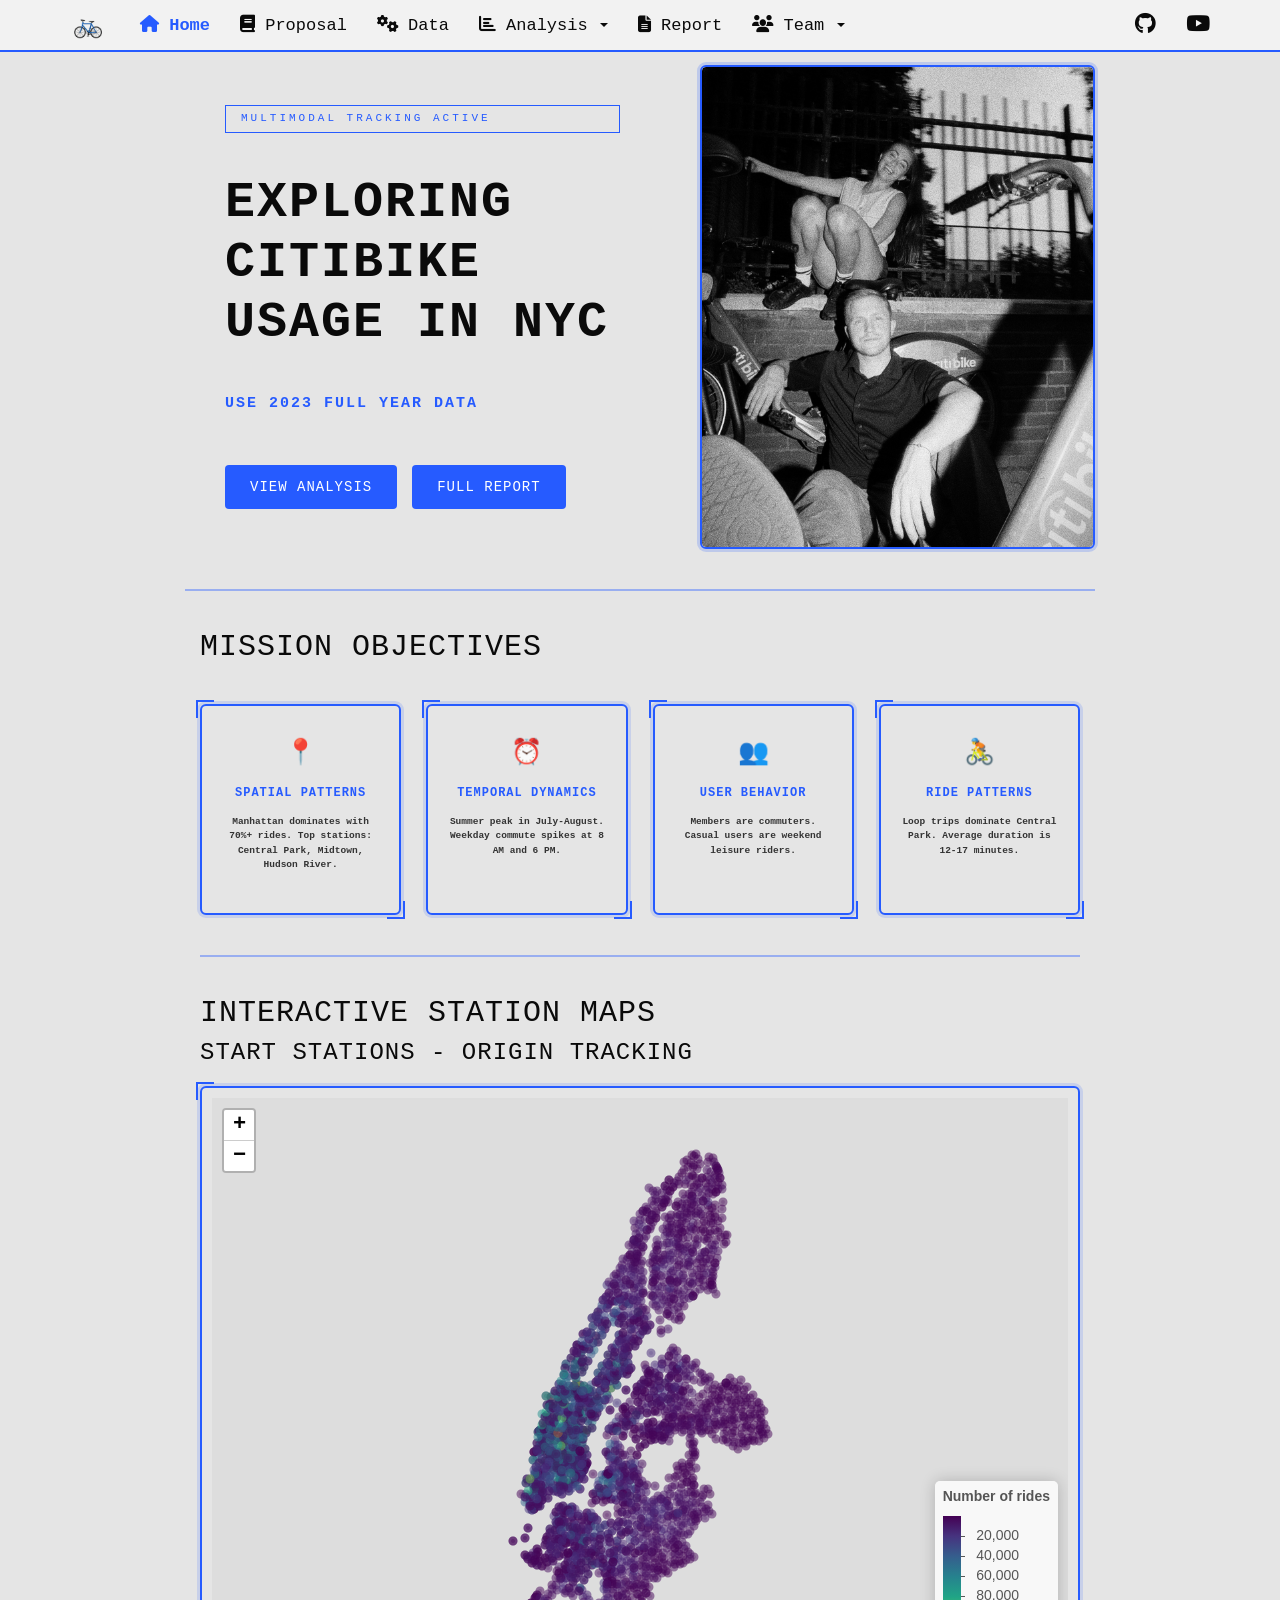
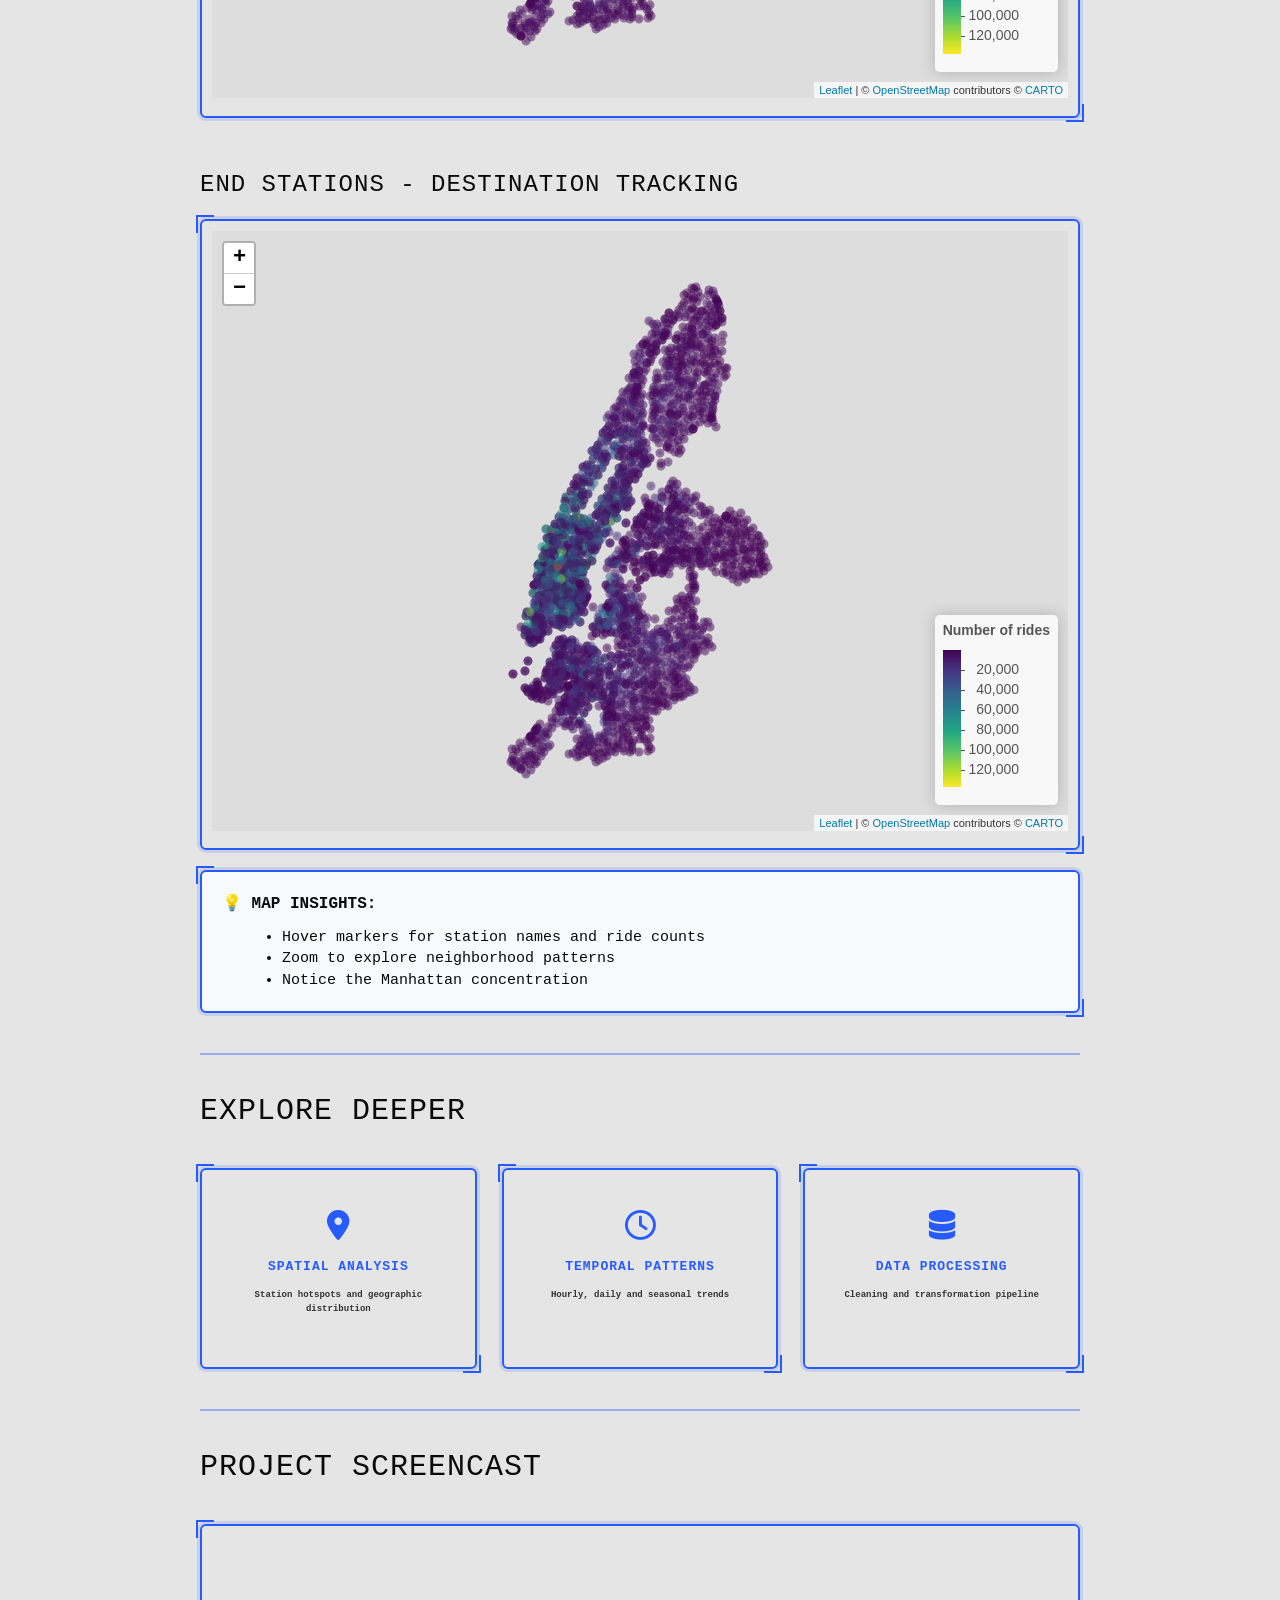
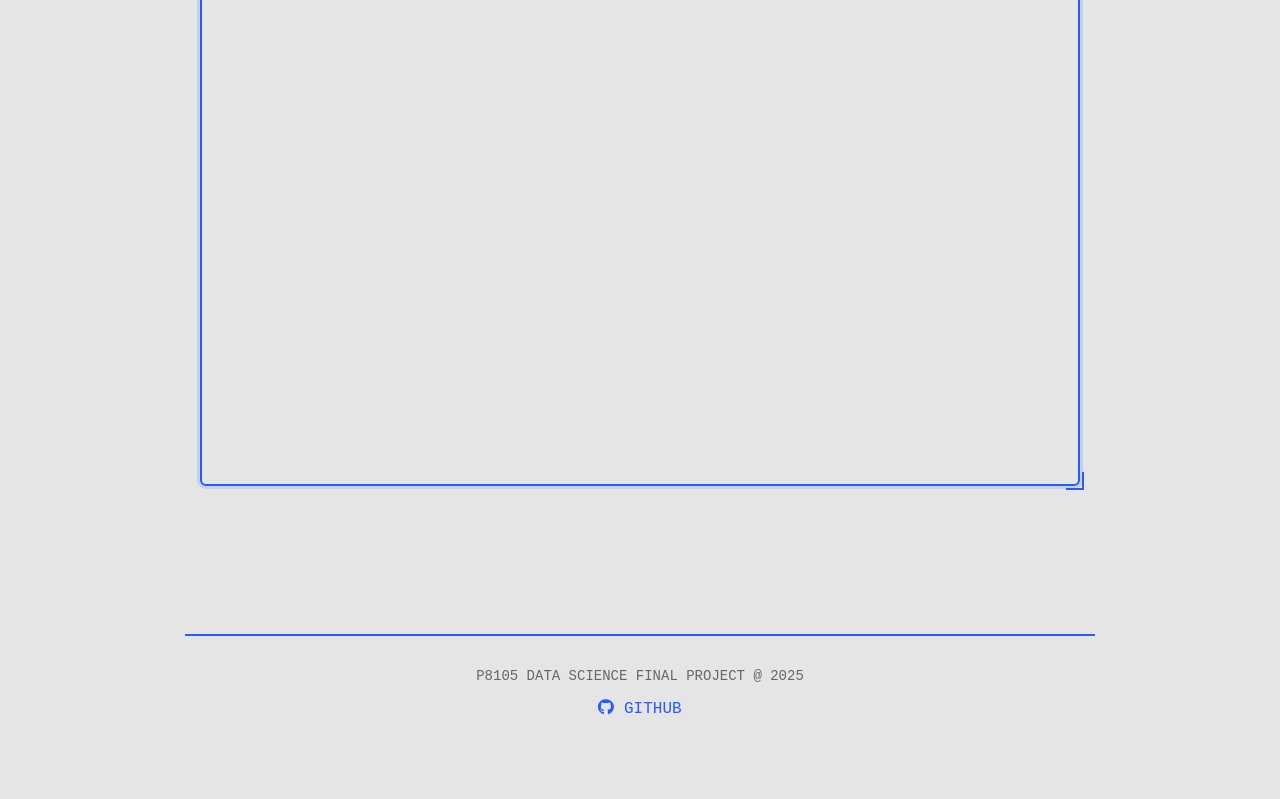
<file: docs/index.html>
<!DOCTYPE html>

<html>

<head>

<meta charset="utf-8" />
<meta name="generator" content="pandoc" />
<meta http-equiv="X-UA-Compatible" content="IE=EDGE" />




<title>Home</title>

<script src="site_libs/header-attrs-2.30/header-attrs.js"></script>
<script src="site_libs/jquery-3.6.0/jquery-3.6.0.min.js"></script>
<meta name="viewport" content="width=device-width, initial-scale=1" />
<link href="site_libs/bootstrap-3.3.5/css/cosmo.min.css" rel="stylesheet" />
<script src="site_libs/bootstrap-3.3.5/js/bootstrap.min.js"></script>
<script src="site_libs/bootstrap-3.3.5/shim/html5shiv.min.js"></script>
<script src="site_libs/bootstrap-3.3.5/shim/respond.min.js"></script>
<style>h1 {font-size: 34px;}
       h1.title {font-size: 38px;}
       h2 {font-size: 30px;}
       h3 {font-size: 24px;}
       h4 {font-size: 18px;}
       h5 {font-size: 16px;}
       h6 {font-size: 12px;}
       code {color: inherit; background-color: rgba(0, 0, 0, 0.04);}
       pre:not([class]) { background-color: white }</style>
<script src="site_libs/navigation-1.1/tabsets.js"></script>
<link href="site_libs/highlightjs-9.12.0/default.css" rel="stylesheet" />
<script src="site_libs/highlightjs-9.12.0/highlight.js"></script>
<link href="site_libs/font-awesome-6.5.2/css/all.min.css" rel="stylesheet" />
<link href="site_libs/font-awesome-6.5.2/css/v4-shims.min.css" rel="stylesheet" />
<link href="https://fonts.googleapis.com/css2?family=Inter:wght@400;600;700&display=swap" rel="stylesheet">
<link rel="icon" type="image/png" href="images/logo_bike.png">


<style type="text/css">
  code{white-space: pre-wrap;}
  span.smallcaps{font-variant: small-caps;}
  span.underline{text-decoration: underline;}
  div.column{display: inline-block; vertical-align: top; width: 50%;}
  div.hanging-indent{margin-left: 1.5em; text-indent: -1.5em;}
  ul.task-list{list-style: none;}
    </style>

<style type="text/css">code{white-space: pre;}</style>
<script type="text/javascript">
if (window.hljs) {
  hljs.configure({languages: []});
  hljs.initHighlightingOnLoad();
  if (document.readyState && document.readyState === "complete") {
    window.setTimeout(function() { hljs.initHighlighting(); }, 0);
  }
}
</script>






<link rel="stylesheet" href="styles.css" type="text/css" />



<style type = "text/css">
.main-container {
  max-width: 940px;
  margin-left: auto;
  margin-right: auto;
}
img {
  max-width:100%;
}
.tabbed-pane {
  padding-top: 12px;
}
.html-widget {
  margin-bottom: 20px;
}
button.code-folding-btn:focus {
  outline: none;
}
summary {
  display: list-item;
}
details > summary > p:only-child {
  display: inline;
}
pre code {
  padding: 0;
}
</style>


<style type="text/css">
.dropdown-submenu {
  position: relative;
}
.dropdown-submenu>.dropdown-menu {
  top: 0;
  left: 100%;
  margin-top: -6px;
  margin-left: -1px;
  border-radius: 0 6px 6px 6px;
}
.dropdown-submenu:hover>.dropdown-menu {
  display: block;
}
.dropdown-submenu>a:after {
  display: block;
  content: " ";
  float: right;
  width: 0;
  height: 0;
  border-color: transparent;
  border-style: solid;
  border-width: 5px 0 5px 5px;
  border-left-color: #cccccc;
  margin-top: 5px;
  margin-right: -10px;
}
.dropdown-submenu:hover>a:after {
  border-left-color: #adb5bd;
}
.dropdown-submenu.pull-left {
  float: none;
}
.dropdown-submenu.pull-left>.dropdown-menu {
  left: -100%;
  margin-left: 10px;
  border-radius: 6px 0 6px 6px;
}
</style>

<script type="text/javascript">
// manage active state of menu based on current page
$(document).ready(function () {
  // active menu anchor
  href = window.location.pathname
  href = href.substr(href.lastIndexOf('/') + 1)
  if (href === "")
    href = "index.html";
  var menuAnchor = $('a[href="' + href + '"]');

  // mark the anchor link active (and if it's in a dropdown, also mark that active)
  var dropdown = menuAnchor.closest('li.dropdown');
  if (window.bootstrap) { // Bootstrap 4+
    menuAnchor.addClass('active');
    dropdown.find('> .dropdown-toggle').addClass('active');
  } else { // Bootstrap 3
    menuAnchor.parent().addClass('active');
    dropdown.addClass('active');
  }

  // Navbar adjustments
  var navHeight = $(".navbar").first().height() + 15;
  var style = document.createElement('style');
  var pt = "padding-top: " + navHeight + "px; ";
  var mt = "margin-top: -" + navHeight + "px; ";
  var css = "";
  // offset scroll position for anchor links (for fixed navbar)
  for (var i = 1; i <= 6; i++) {
    css += ".section h" + i + "{ " + pt + mt + "}\n";
  }
  style.innerHTML = "body {" + pt + "padding-bottom: 40px; }\n" + css;
  document.head.appendChild(style);
});
</script>

<!-- tabsets -->

<style type="text/css">
.tabset-dropdown > .nav-tabs {
  display: inline-table;
  max-height: 500px;
  min-height: 44px;
  overflow-y: auto;
  border: 1px solid #ddd;
  border-radius: 4px;
}

.tabset-dropdown > .nav-tabs > li.active:before, .tabset-dropdown > .nav-tabs.nav-tabs-open:before {
  content: "\e259";
  font-family: 'Glyphicons Halflings';
  display: inline-block;
  padding: 10px;
  border-right: 1px solid #ddd;
}

.tabset-dropdown > .nav-tabs.nav-tabs-open > li.active:before {
  content: "\e258";
  font-family: 'Glyphicons Halflings';
  border: none;
}

.tabset-dropdown > .nav-tabs > li.active {
  display: block;
}

.tabset-dropdown > .nav-tabs > li > a,
.tabset-dropdown > .nav-tabs > li > a:focus,
.tabset-dropdown > .nav-tabs > li > a:hover {
  border: none;
  display: inline-block;
  border-radius: 4px;
  background-color: transparent;
}

.tabset-dropdown > .nav-tabs.nav-tabs-open > li {
  display: block;
  float: none;
}

.tabset-dropdown > .nav-tabs > li {
  display: none;
}
</style>

<!-- code folding -->




</head>

<body>


<div class="container-fluid main-container">




<div class="navbar navbar-default  navbar-fixed-top" role="navigation">
  <div class="container">
    <div class="navbar-header">
      <button type="button" class="navbar-toggle collapsed" data-toggle="collapse" data-bs-toggle="collapse" data-target="#navbar" data-bs-target="#navbar">
        <span class="icon-bar"></span>
        <span class="icon-bar"></span>
        <span class="icon-bar"></span>
      </button>
      <a class="navbar-brand" href="index.html"><img src='images/logo_bike.png' class='nav-logo' /> </a>
    </div>
    <div id="navbar" class="navbar-collapse collapse">
      <ul class="nav navbar-nav">
        <li>
  <a href="index.html">
    <span class="fa fa-home"></span>
     
    Home
  </a>
</li>
<li>
  <a href="proposal.html">
    <span class="fa fa-book"></span>
     
    Proposal
  </a>
</li>
<li>
  <a href="data.html">
    <span class="fa fa-cogs"></span>
     
    Data
  </a>
</li>
<li class="dropdown">
  <a href="#" class="dropdown-toggle" data-toggle="dropdown" role="button" data-bs-toggle="dropdown" aria-expanded="false">
    <span class="fa fa-chart-bar"></span>
     
    Analysis
     
    <span class="caret"></span>
  </a>
  <ul class="dropdown-menu" role="menu">
    <li>
      <a href="analysis_spatial.html">Spatial Patterns</a>
    </li>
    <li>
      <a href="analysis_temporal.html">Temporal Patterns</a>
    </li>
    <li>
      <a href="analysis_users.html">User Patterns</a>
    </li>
  </ul>
</li>
<li>
  <a href="report.html">
    <span class="fa fa-file-text"></span>
     
    Report
  </a>
</li>
<li class="dropdown">
  <a href="#" class="dropdown-toggle" data-toggle="dropdown" role="button" data-bs-toggle="dropdown" aria-expanded="false">
    <span class="fa fa-users"></span>
     
    Team
     
    <span class="caret"></span>
  </a>
  <ul class="dropdown-menu" role="menu">
    <li>
      <a href="team_members.html">Team Members</a>
    </li>
    <li>
      <a href="mailto:zx2528@cumc.columbia.edu">Contact Us</a>
    </li>
  </ul>
</li>
      </ul>
      <ul class="nav navbar-nav navbar-right">
        <li>
  <a href="https://github.com/ZizhiXia/p8105_2025final">
    <span class="fa fa-github fa-lg"></span>
     
  </a>
</li>
<li>
  <a href="https://youtu.be/4YGVzvdbU1g">
    <span class="fa fa-youtube fa-lg"></span>
     
  </a>
</li>
      </ul>
    </div><!--/.nav-collapse -->
  </div><!--/.container -->
</div><!--/.navbar -->

<div id="header">



<h1 class="title toc-ignore">Home</h1>

</div>


<style>
h1.title {
  display: none;
}
</style>

<div class="hero-wrapper">
  <div class="hero-container">
    
    <div class="hero-text-side">
      <div class="tracking-label">MULTIMODAL TRACKING ACTIVE</div>
      <h1 class="hero-title">EXPLORING CITIBIKE USAGE IN NYC</h1>
      <p class="hero-subtitle">USE 2023 FULL YEAR DATA</p>
    
      <div class="hero-buttons">
        <a class="btn btn-primary" href="analysis_temporal.html">VIEW ANALYSIS</a>
        <a class="btn btn-primary" href="report.html">FULL REPORT</a>
      </div>
    </div>
    
    
    <div class="hero-image-side">
  <div class="photo-frame slideshow">

    <img src="images/hero1.jpg" class="slide active">
    <img src="images/hero2.jpg" class="slide">
    <img src="images/hero3.jpg" class="slide">
    <img src="images/hero4.jpg" class="slide">

    <div class="corner-bl"></div>
    <div class="corner-tr"></div>
  </div>
</div>

    
  </div>
</div>

<div class="section-divider"></div>

<div class="container-fluid">
<div id="mission-objectives" class="section level2">
<h2>MISSION OBJECTIVES</h2>

<div class="cards-grid-4">

  <div class="card hud-frame">
    <div class="card-icon">📍</div>
    <h3>SPATIAL PATTERNS</h3>
    <p>Manhattan dominates with 70%+ rides. Top stations: Central Park, Midtown, Hudson River.</p>
  </div>

  <div class="card hud-frame">
    <div class="card-icon">⏰</div>
    <h3>TEMPORAL DYNAMICS</h3>
    <p>Summer peak in July-August. Weekday commute spikes at 8 AM and 6 PM.</p>
  </div>

  <div class="card hud-frame">
    <div class="card-icon">👥</div>
    <h3>USER BEHAVIOR</h3>
    <p>Members are commuters. Casual users are weekend leisure riders.</p>
  </div>

  <div class="card hud-frame">
    <div class="card-icon">🚴</div>
    <h3>RIDE PATTERNS</h3>
    <p>Loop trips dominate Central Park. Average duration is 12-17 minutes.</p>
  </div>

</div>

<div class="section-divider"></div>
</div>
<div id="interactive-station-maps" class="section level2">
<h2>INTERACTIVE STATION MAPS</h2>
<div id="start-stations---origin-tracking" class="section level3">
<h3>START STATIONS - ORIGIN TRACKING</h3>

<div class="hud-frame map-container">
  <iframe src="map_start.html" width="100%" height="600px" frameborder="0"></iframe>
</div>

<p><br></p>
</div>
<div id="end-stations---destination-tracking" class="section level3">
<h3>END STATIONS - DESTINATION TRACKING</h3>

<div class="hud-frame map-container">
  <iframe src="map_end.html" width="100%" height="600px" frameborder="0"></iframe>
</div>


<div class="info-alert hud-frame" style="margin-top: 20px;">
  <p><strong>💡 MAP INSIGHTS:</strong></p>
  <ul style="text-align:left; margin-left:20px;">
    <li>Hover markers for station names and ride counts</li>
    <li>Zoom to explore neighborhood patterns</li>
    <li>Notice the Manhattan concentration</li>
  </ul>
</div>

<div class="section-divider"></div>
</div>
</div>
<div id="explore-deeper" class="section level2">
<h2>EXPLORE DEEPER</h2>

<div class="explore-grid-3">

  <a href="analysis_spatial.html" class="explore-card hud-frame">
    <i class="fa fa-map-marker fa-2x"></i>
    <h3>SPATIAL ANALYSIS</h3>
    <p>Station hotspots and geographic distribution</p>
  </a>
  
  <a href="analysis_temporal.html" class="explore-card hud-frame">
    <i class="fa fa-clock-o fa-2x"></i>
    <h3>TEMPORAL PATTERNS</h3>
    <p>Hourly, daily and seasonal trends</p>
  </a>
  
  <a href="data.html" class="explore-card hud-frame">
    <i class="fa fa-database fa-2x"></i>
    <h3>DATA PROCESSING</h3>
    <p>Cleaning and transformation pipeline</p>
  </a>

</div>

<div class="section-divider"></div>
</div>
<div id="project-screencast" class="section level2">
<h2>PROJECT SCREENCAST</h2>

<div class="video-container hud-frame">
  <iframe width="100%" height="500" src="https://www.youtube.com/embed/4YGVzvdbU1g?si=dA-oPJSPSaoe8u1s" title="YouTube video player" frameborder="0" allow="accelerometer; autoplay; clipboard-write; encrypted-media; gyroscope; picture-in-picture; web-share" referrerpolicy="strict-origin-when-cross-origin" allowfullscreen></iframe>
  <p style="text-align:center; margin-top:10px; color:#666;"></p>
</div>

</div>
</div>
<p><br><br></p>

<div class="footer" style="text-align:center; padding:30px; border-top:2px solid #265BFF; margin-top:60px;">
  <p style="font-size:14px; color:#666;">P8105 DATA SCIENCE FINAL PROJECT @ 2025</p>
  <p>
    <a href="https://github.com/ZizhiXia/p8105_2025final" style="color:#265BFF;">
      <i class="fa fa-github"></i> GITHUB
    </a>
  </p>
</div>

<script>
let slides = document.querySelectorAll('.slideshow .slide');
let index = 0;

setInterval(() => {
  slides[index].classList.remove('active');
  index = (index + 1) % slides.length;
  slides[index].classList.add('active');
}, 2500);  
</script>




</div>

<script>

// add bootstrap table styles to pandoc tables
function bootstrapStylePandocTables() {
  $('tr.odd').parent('tbody').parent('table').addClass('table table-condensed');
}
$(document).ready(function () {
  bootstrapStylePandocTables();
});


</script>

<!-- tabsets -->

<script>
$(document).ready(function () {
  window.buildTabsets("TOC");
});

$(document).ready(function () {
  $('.tabset-dropdown > .nav-tabs > li').click(function () {
    $(this).parent().toggleClass('nav-tabs-open');
  });
});
</script>

<!-- code folding -->


<!-- dynamically load mathjax for compatibility with self-contained -->
<script>
  (function () {
    var script = document.createElement("script");
    script.type = "text/javascript";
    script.src  = "https://mathjax.rstudio.com/latest/MathJax.js?config=TeX-AMS-MML_HTMLorMML";
    document.getElementsByTagName("head")[0].appendChild(script);
  })();
</script>

</body>
</html>
</file>
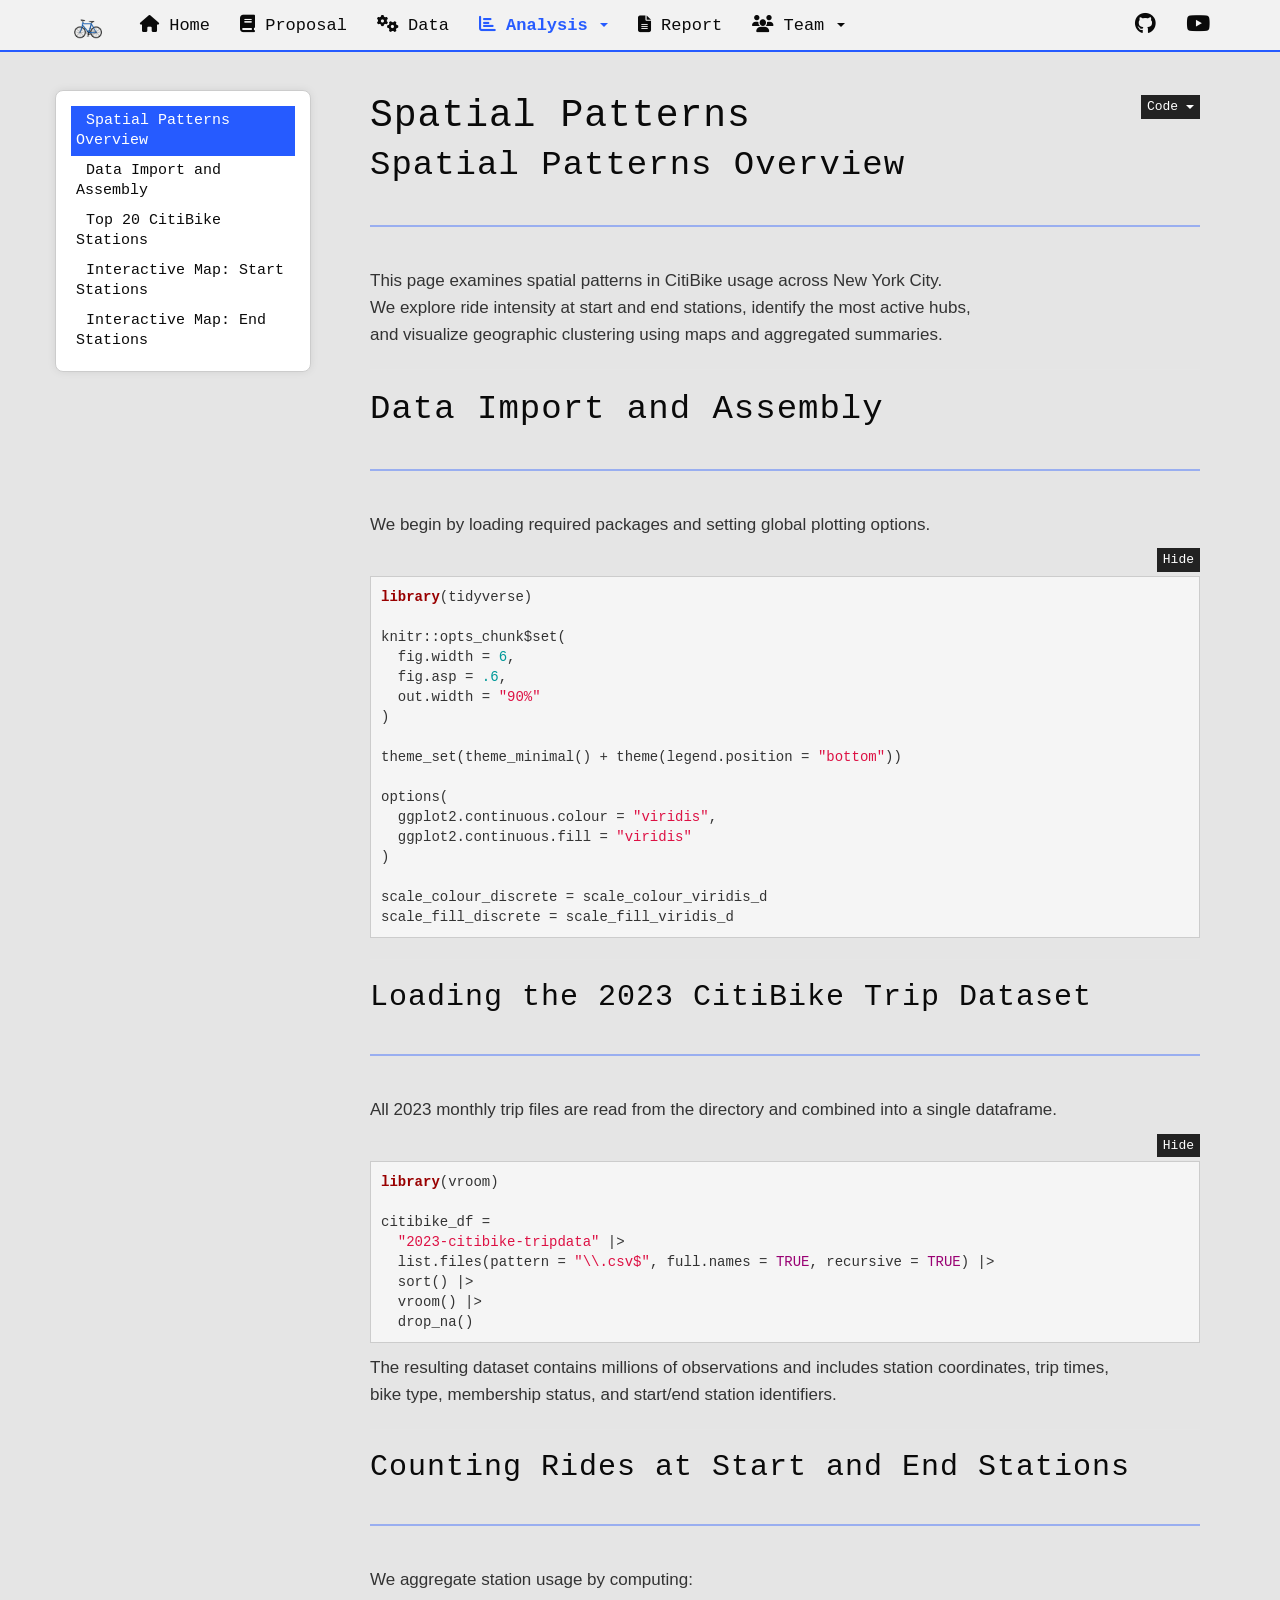
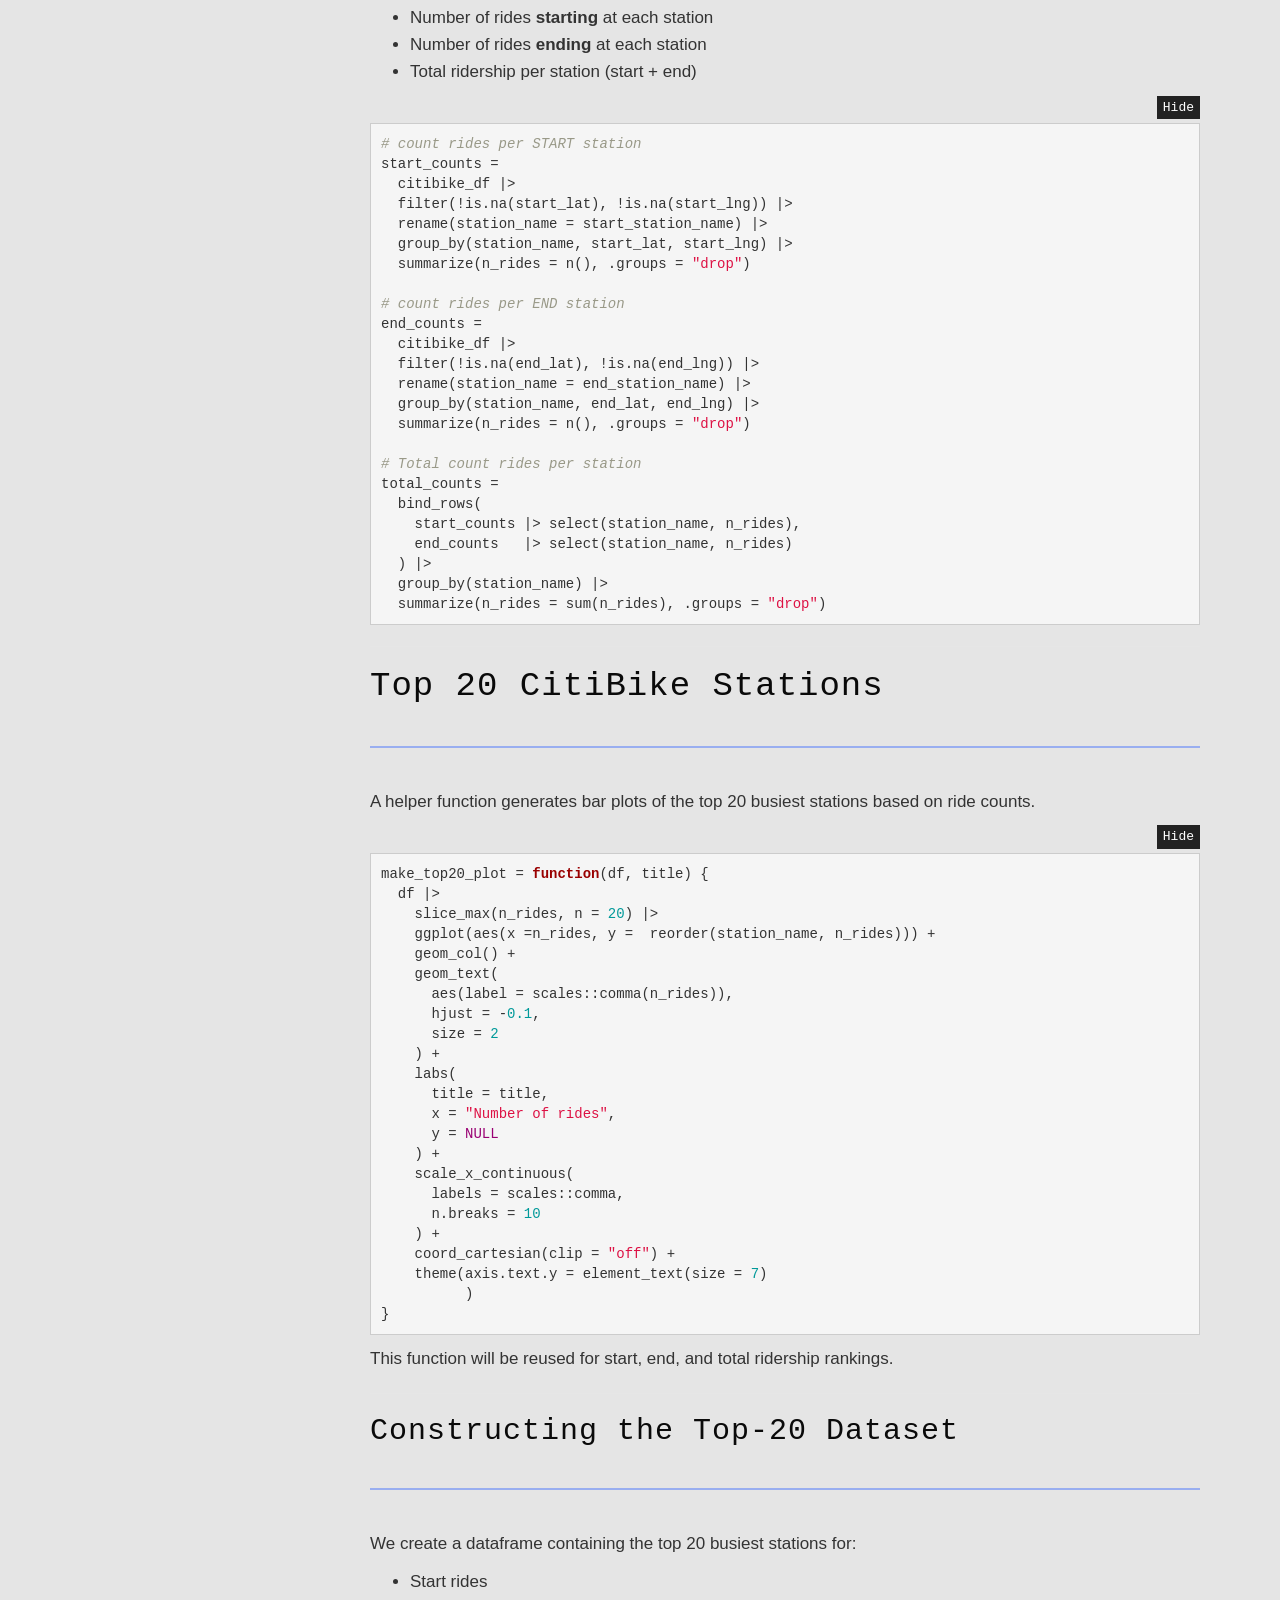
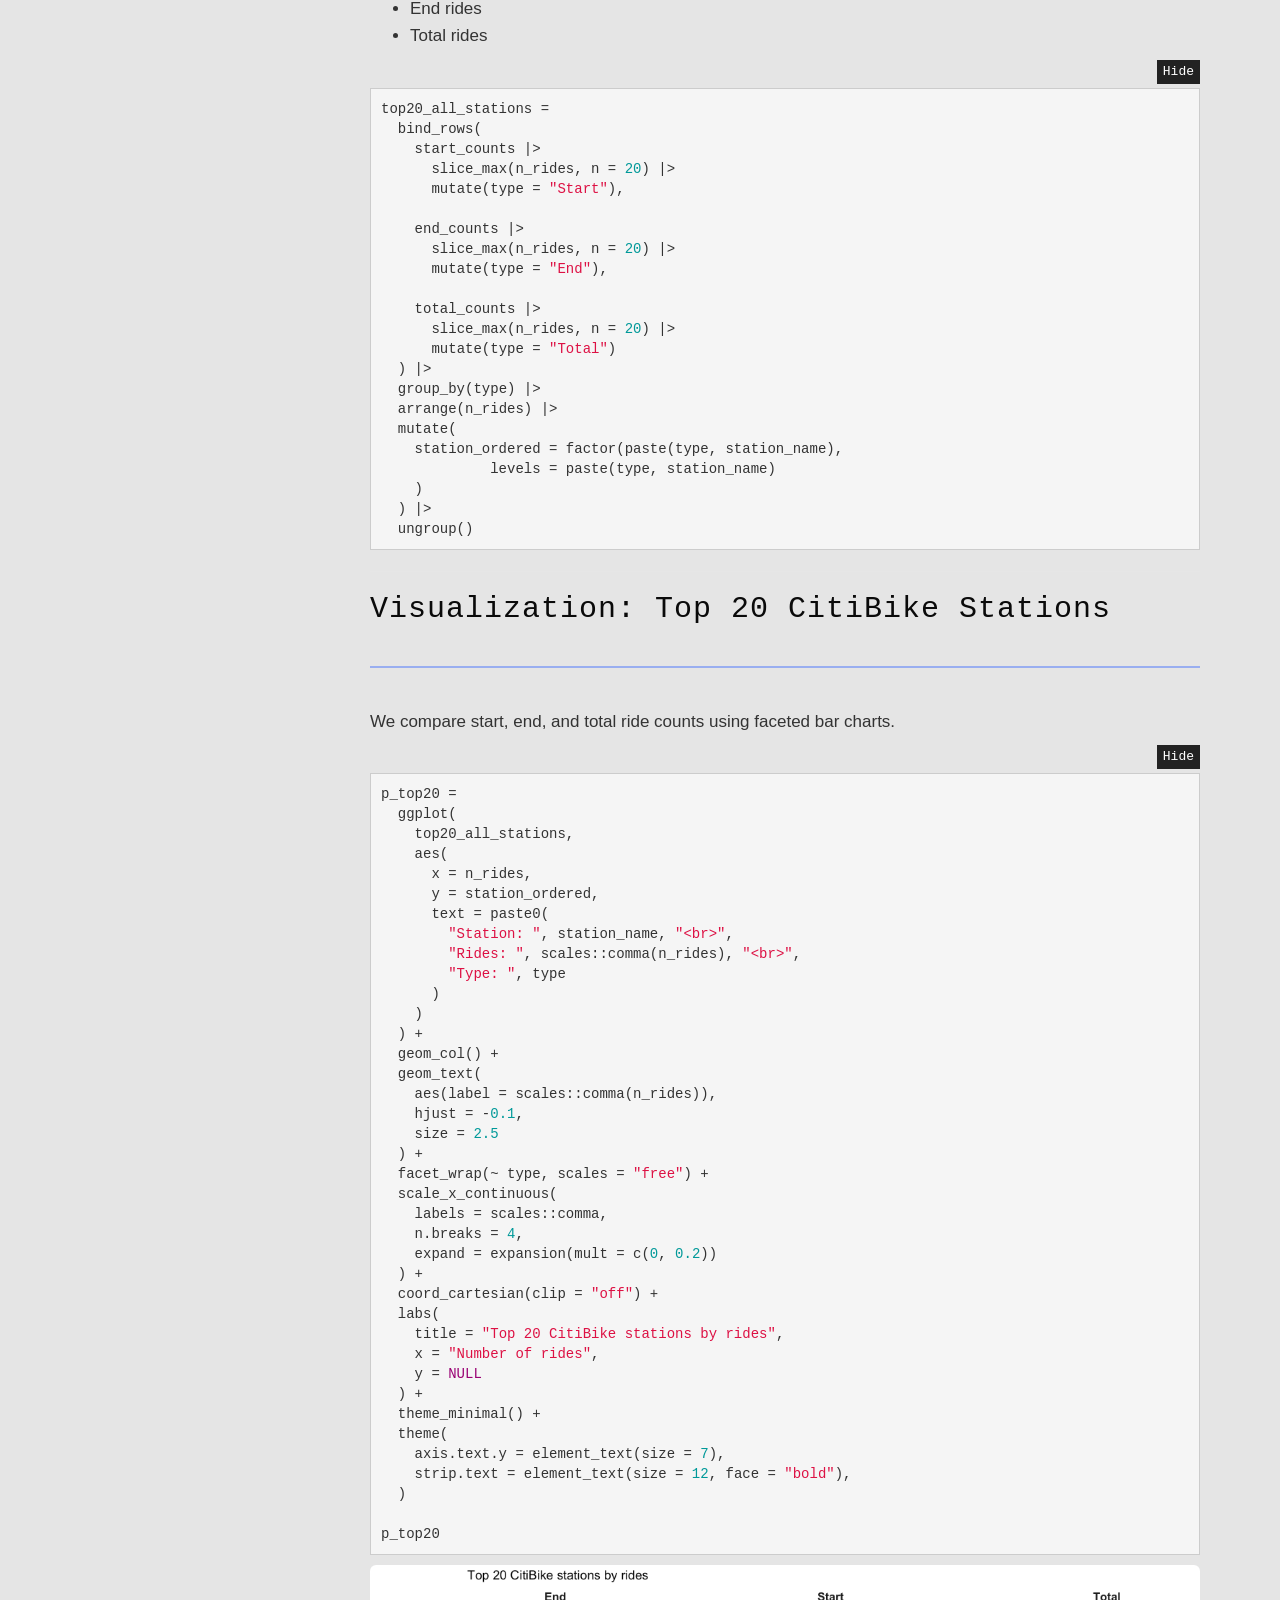
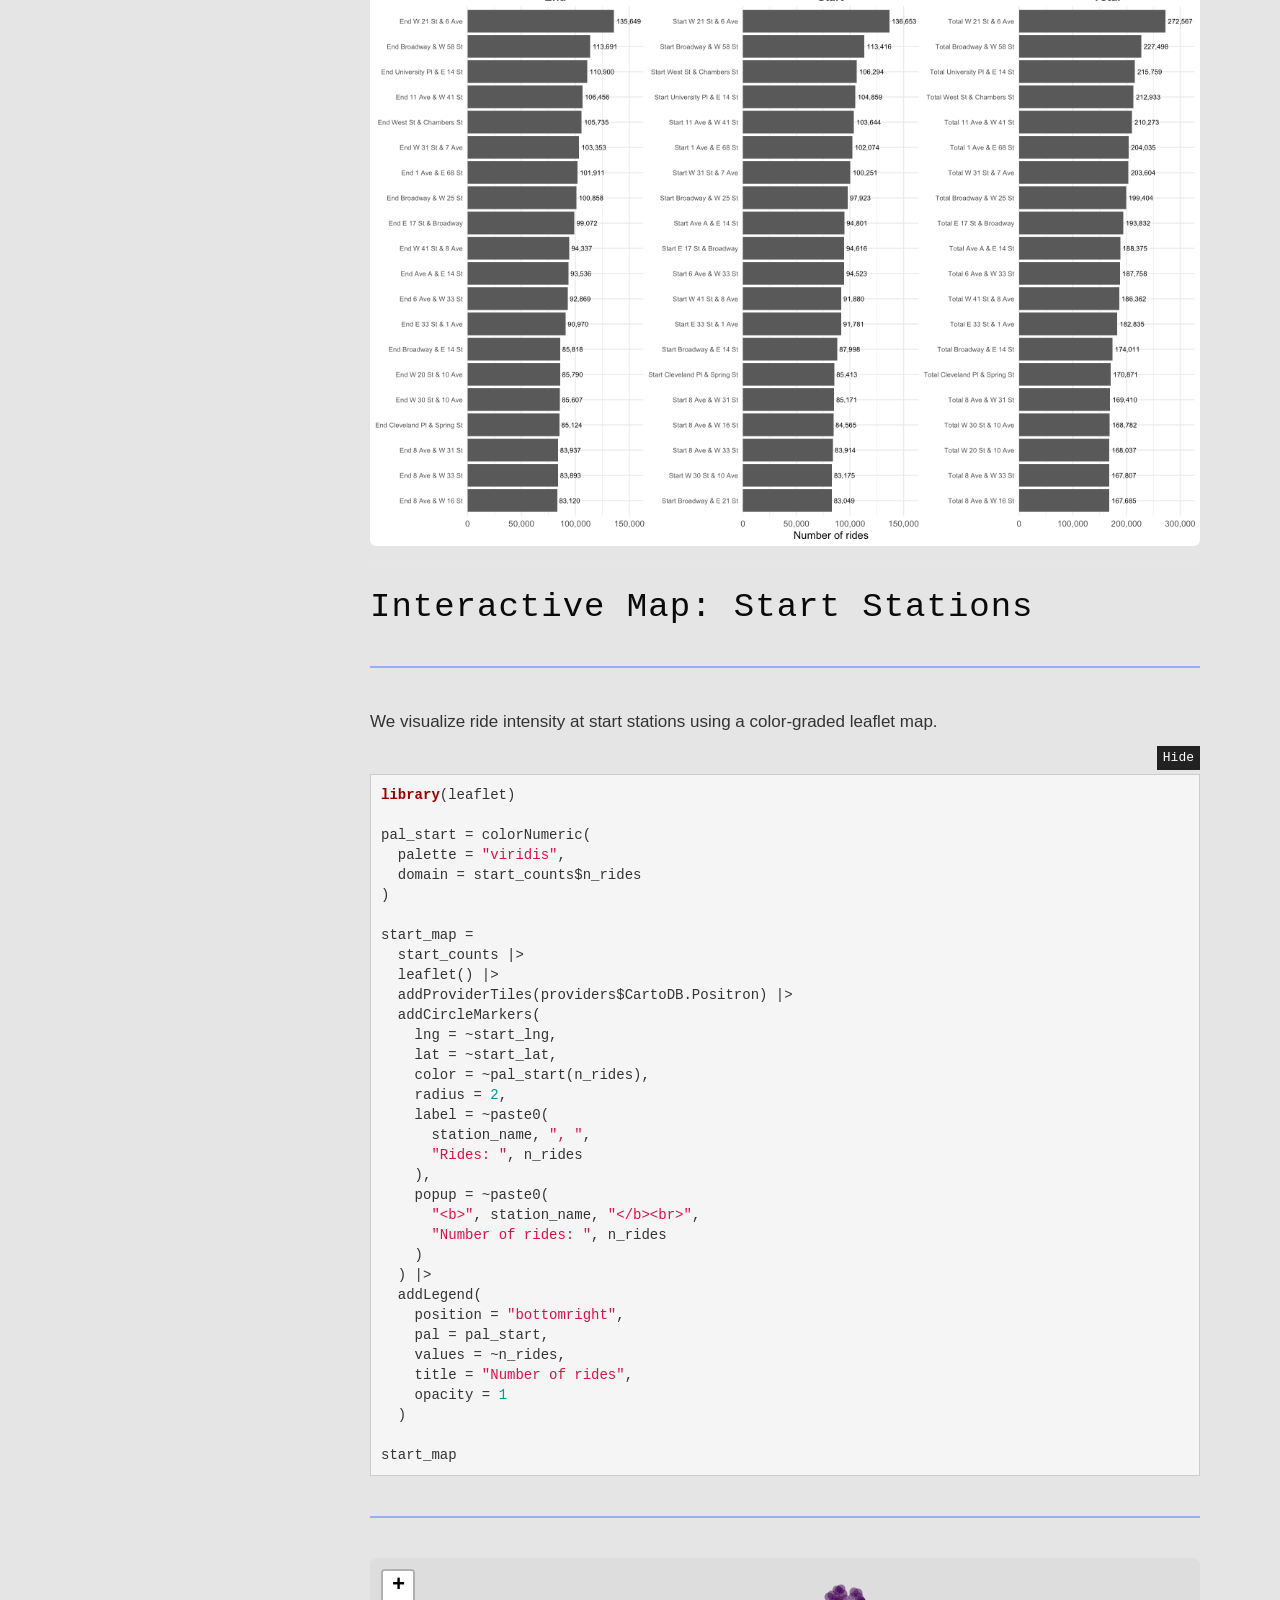
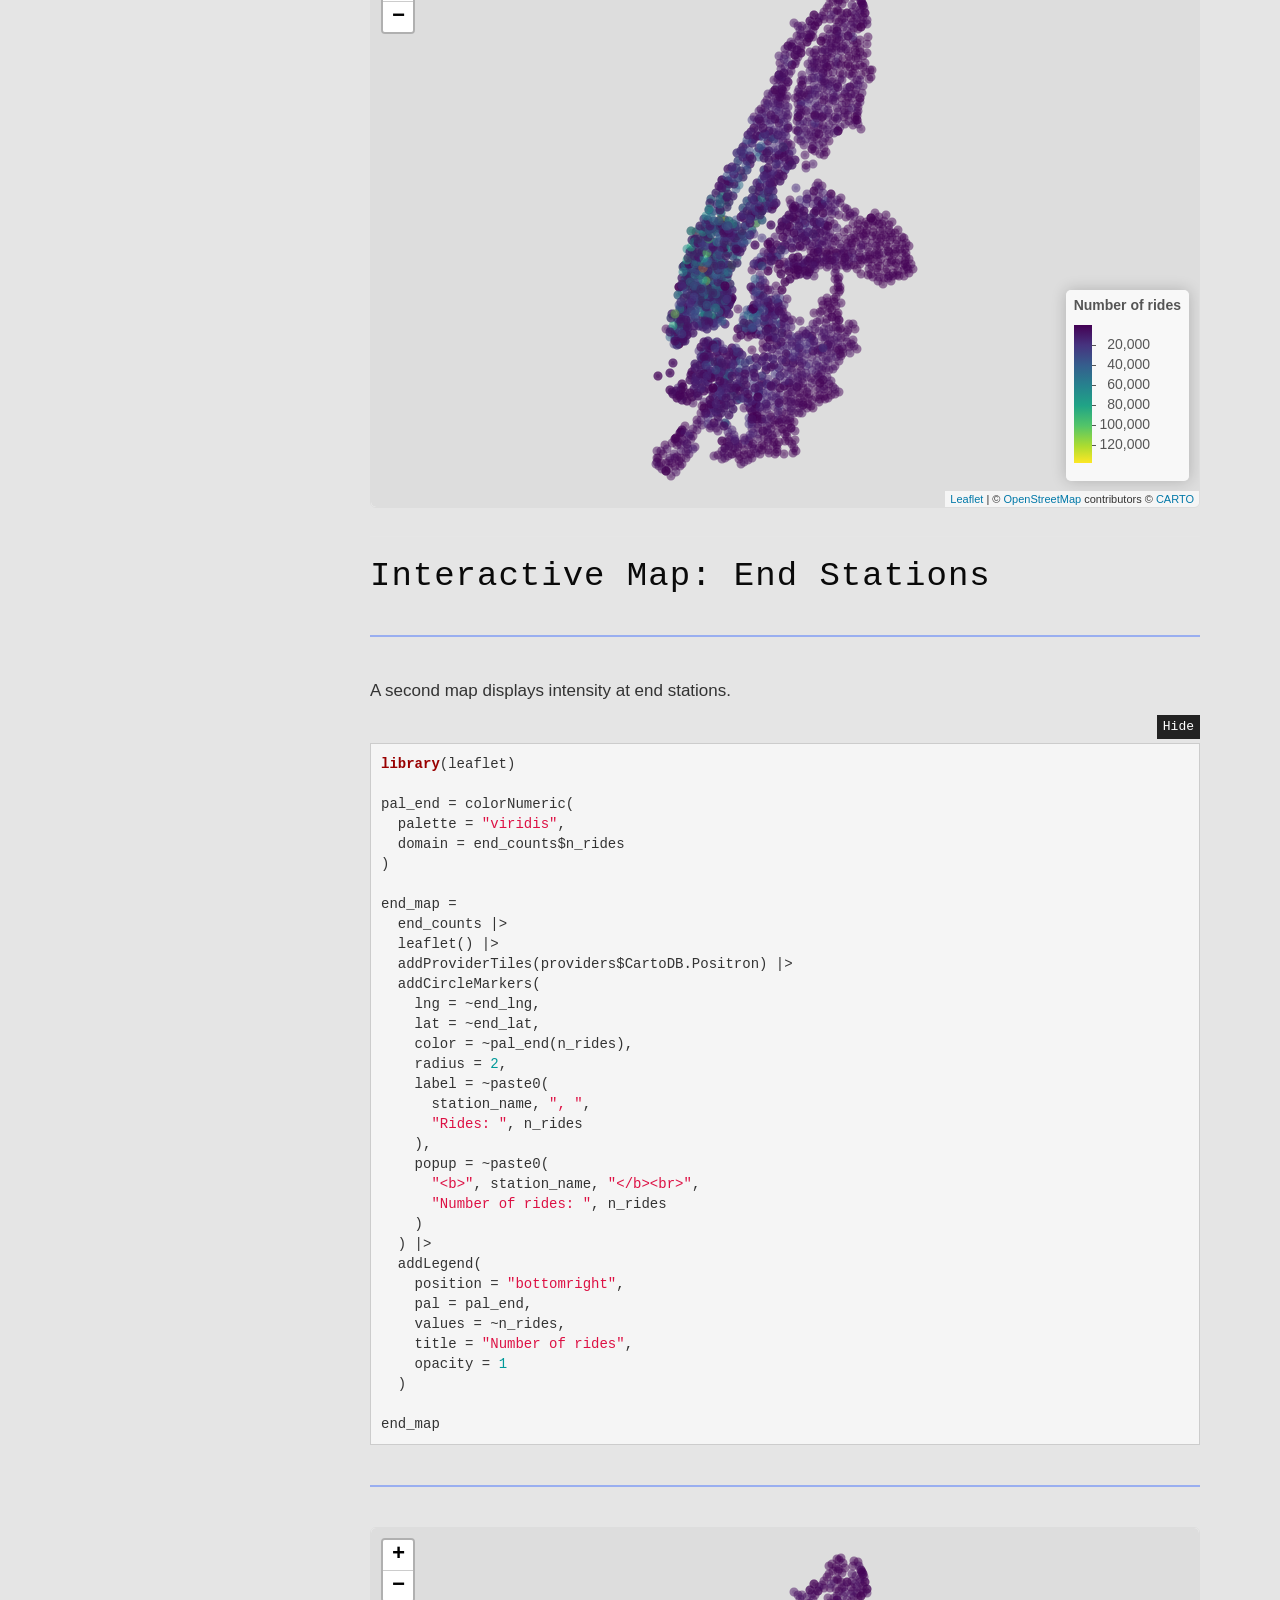
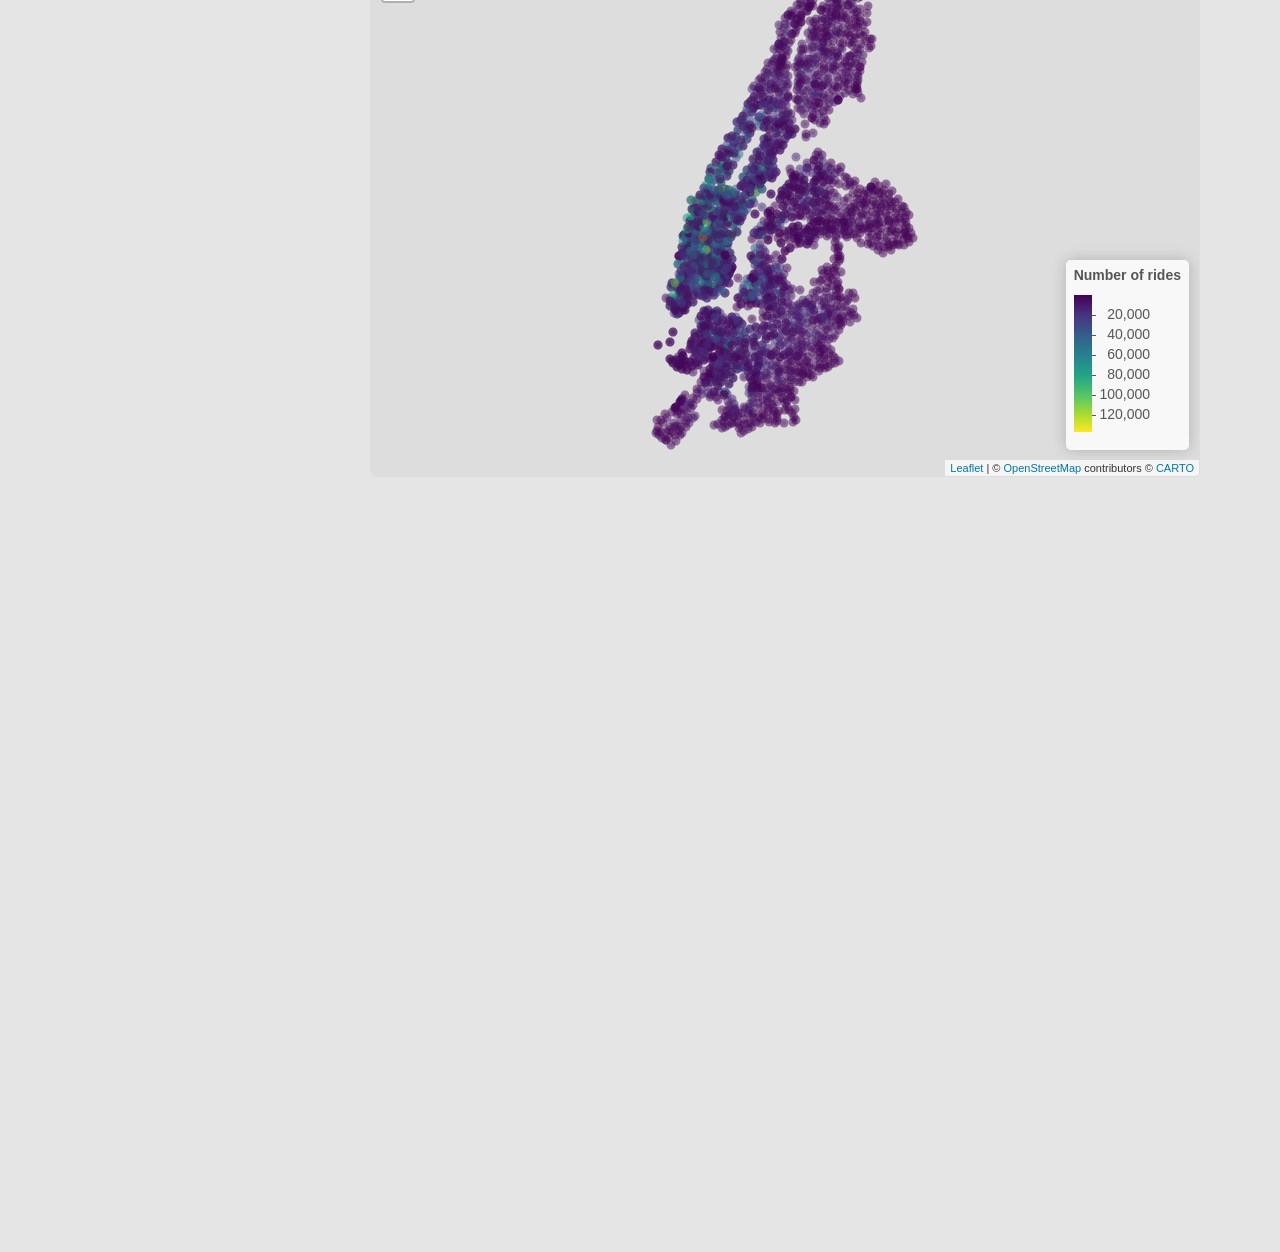
<file: docs/analysis_spatial.html>
<!DOCTYPE html>

<html>

<head>

<meta charset="utf-8" />
<meta name="generator" content="pandoc" />
<meta http-equiv="X-UA-Compatible" content="IE=EDGE" />




<title>Spatial Patterns</title>

<script src="site_libs/header-attrs-2.30/header-attrs.js"></script>
<script src="site_libs/jquery-3.6.0/jquery-3.6.0.min.js"></script>
<meta name="viewport" content="width=device-width, initial-scale=1" />
<link href="site_libs/bootstrap-3.3.5/css/cosmo.min.css" rel="stylesheet" />
<script src="site_libs/bootstrap-3.3.5/js/bootstrap.min.js"></script>
<script src="site_libs/bootstrap-3.3.5/shim/html5shiv.min.js"></script>
<script src="site_libs/bootstrap-3.3.5/shim/respond.min.js"></script>
<style>h1 {font-size: 34px;}
       h1.title {font-size: 38px;}
       h2 {font-size: 30px;}
       h3 {font-size: 24px;}
       h4 {font-size: 18px;}
       h5 {font-size: 16px;}
       h6 {font-size: 12px;}
       code {color: inherit; background-color: rgba(0, 0, 0, 0.04);}
       pre:not([class]) { background-color: white }</style>
<script src="site_libs/jqueryui-1.13.2/jquery-ui.min.js"></script>
<link href="site_libs/tocify-1.9.1/jquery.tocify.css" rel="stylesheet" />
<script src="site_libs/tocify-1.9.1/jquery.tocify.js"></script>
<script src="site_libs/navigation-1.1/tabsets.js"></script>
<script src="site_libs/navigation-1.1/codefolding.js"></script>
<link href="site_libs/highlightjs-9.12.0/default.css" rel="stylesheet" />
<script src="site_libs/highlightjs-9.12.0/highlight.js"></script>
<link href="site_libs/font-awesome-6.5.2/css/all.min.css" rel="stylesheet" />
<link href="site_libs/font-awesome-6.5.2/css/v4-shims.min.css" rel="stylesheet" />
<link rel="icon" type="image/png" href="images/logo_bike.png">

<link href="https://fonts.googleapis.com/css2?family=Inter:wght@400;600;700&display=swap" rel="stylesheet">

<style type="text/css">
  code{white-space: pre-wrap;}
  span.smallcaps{font-variant: small-caps;}
  span.underline{text-decoration: underline;}
  div.column{display: inline-block; vertical-align: top; width: 50%;}
  div.hanging-indent{margin-left: 1.5em; text-indent: -1.5em;}
  ul.task-list{list-style: none;}
    </style>

<style type="text/css">code{white-space: pre;}</style>
<script type="text/javascript">
if (window.hljs) {
  hljs.configure({languages: []});
  hljs.initHighlightingOnLoad();
  if (document.readyState && document.readyState === "complete") {
    window.setTimeout(function() { hljs.initHighlighting(); }, 0);
  }
}
</script>






<link rel="stylesheet" href="styles.css" type="text/css" />



<style type = "text/css">
.main-container {
  max-width: 940px;
  margin-left: auto;
  margin-right: auto;
}
img {
  max-width:100%;
}
.tabbed-pane {
  padding-top: 12px;
}
.html-widget {
  margin-bottom: 20px;
}
button.code-folding-btn:focus {
  outline: none;
}
summary {
  display: list-item;
}
details > summary > p:only-child {
  display: inline;
}
pre code {
  padding: 0;
}
</style>


<style type="text/css">
.dropdown-submenu {
  position: relative;
}
.dropdown-submenu>.dropdown-menu {
  top: 0;
  left: 100%;
  margin-top: -6px;
  margin-left: -1px;
  border-radius: 0 6px 6px 6px;
}
.dropdown-submenu:hover>.dropdown-menu {
  display: block;
}
.dropdown-submenu>a:after {
  display: block;
  content: " ";
  float: right;
  width: 0;
  height: 0;
  border-color: transparent;
  border-style: solid;
  border-width: 5px 0 5px 5px;
  border-left-color: #cccccc;
  margin-top: 5px;
  margin-right: -10px;
}
.dropdown-submenu:hover>a:after {
  border-left-color: #adb5bd;
}
.dropdown-submenu.pull-left {
  float: none;
}
.dropdown-submenu.pull-left>.dropdown-menu {
  left: -100%;
  margin-left: 10px;
  border-radius: 6px 0 6px 6px;
}
</style>

<script type="text/javascript">
// manage active state of menu based on current page
$(document).ready(function () {
  // active menu anchor
  href = window.location.pathname
  href = href.substr(href.lastIndexOf('/') + 1)
  if (href === "")
    href = "index.html";
  var menuAnchor = $('a[href="' + href + '"]');

  // mark the anchor link active (and if it's in a dropdown, also mark that active)
  var dropdown = menuAnchor.closest('li.dropdown');
  if (window.bootstrap) { // Bootstrap 4+
    menuAnchor.addClass('active');
    dropdown.find('> .dropdown-toggle').addClass('active');
  } else { // Bootstrap 3
    menuAnchor.parent().addClass('active');
    dropdown.addClass('active');
  }

  // Navbar adjustments
  var navHeight = $(".navbar").first().height() + 15;
  var style = document.createElement('style');
  var pt = "padding-top: " + navHeight + "px; ";
  var mt = "margin-top: -" + navHeight + "px; ";
  var css = "";
  // offset scroll position for anchor links (for fixed navbar)
  for (var i = 1; i <= 6; i++) {
    css += ".section h" + i + "{ " + pt + mt + "}\n";
  }
  style.innerHTML = "body {" + pt + "padding-bottom: 40px; }\n" + css;
  document.head.appendChild(style);
});
</script>

<!-- tabsets -->

<style type="text/css">
.tabset-dropdown > .nav-tabs {
  display: inline-table;
  max-height: 500px;
  min-height: 44px;
  overflow-y: auto;
  border: 1px solid #ddd;
  border-radius: 4px;
}

.tabset-dropdown > .nav-tabs > li.active:before, .tabset-dropdown > .nav-tabs.nav-tabs-open:before {
  content: "\e259";
  font-family: 'Glyphicons Halflings';
  display: inline-block;
  padding: 10px;
  border-right: 1px solid #ddd;
}

.tabset-dropdown > .nav-tabs.nav-tabs-open > li.active:before {
  content: "\e258";
  font-family: 'Glyphicons Halflings';
  border: none;
}

.tabset-dropdown > .nav-tabs > li.active {
  display: block;
}

.tabset-dropdown > .nav-tabs > li > a,
.tabset-dropdown > .nav-tabs > li > a:focus,
.tabset-dropdown > .nav-tabs > li > a:hover {
  border: none;
  display: inline-block;
  border-radius: 4px;
  background-color: transparent;
}

.tabset-dropdown > .nav-tabs.nav-tabs-open > li {
  display: block;
  float: none;
}

.tabset-dropdown > .nav-tabs > li {
  display: none;
}
</style>

<!-- code folding -->
<style type="text/css">
.code-folding-btn { margin-bottom: 4px; }
</style>



<style type="text/css">

#TOC {
  margin: 25px 0px 20px 0px;
}
@media (max-width: 768px) {
#TOC {
  position: relative;
  width: 100%;
}
}

@media print {
.toc-content {
  /* see https://github.com/w3c/csswg-drafts/issues/4434 */
  float: right;
}
}

.toc-content {
  padding-left: 30px;
  padding-right: 40px;
}

div.main-container {
  max-width: 1200px;
}

div.tocify {
  width: 20%;
  max-width: 260px;
  max-height: 85%;
}

@media (min-width: 768px) and (max-width: 991px) {
  div.tocify {
    width: 25%;
  }
}

@media (max-width: 767px) {
  div.tocify {
    width: 100%;
    max-width: none;
  }
}

.tocify ul, .tocify li {
  line-height: 20px;
}

.tocify-subheader .tocify-item {
  font-size: 0.90em;
}

.tocify .list-group-item {
  border-radius: 0px;
}

.tocify-subheader {
  display: inline;
}
.tocify-subheader .tocify-item {
  font-size: 0.95em;
}

</style>



</head>

<body>


<div class="container-fluid main-container">


<!-- setup 3col/9col grid for toc_float and main content  -->
<div class="row">
<div class="col-xs-12 col-sm-4 col-md-3">
<div id="TOC" class="tocify">
</div>
</div>

<div class="toc-content col-xs-12 col-sm-8 col-md-9">




<div class="navbar navbar-default  navbar-fixed-top" role="navigation">
  <div class="container">
    <div class="navbar-header">
      <button type="button" class="navbar-toggle collapsed" data-toggle="collapse" data-bs-toggle="collapse" data-target="#navbar" data-bs-target="#navbar">
        <span class="icon-bar"></span>
        <span class="icon-bar"></span>
        <span class="icon-bar"></span>
      </button>
      <a class="navbar-brand" href="index.html"><img src='images/logo_bike.png' class='nav-logo' /> </a>
    </div>
    <div id="navbar" class="navbar-collapse collapse">
      <ul class="nav navbar-nav">
        <li>
  <a href="index.html">
    <span class="fa fa-home"></span>
     
    Home
  </a>
</li>
<li>
  <a href="proposal.html">
    <span class="fa fa-book"></span>
     
    Proposal
  </a>
</li>
<li>
  <a href="data.html">
    <span class="fa fa-cogs"></span>
     
    Data
  </a>
</li>
<li class="dropdown">
  <a href="#" class="dropdown-toggle" data-toggle="dropdown" role="button" data-bs-toggle="dropdown" aria-expanded="false">
    <span class="fa fa-chart-bar"></span>
     
    Analysis
     
    <span class="caret"></span>
  </a>
  <ul class="dropdown-menu" role="menu">
    <li>
      <a href="analysis_spatial.html">Spatial Patterns</a>
    </li>
    <li>
      <a href="analysis_temporal.html">Temporal Patterns</a>
    </li>
    <li>
      <a href="analysis_users.html">User Patterns</a>
    </li>
  </ul>
</li>
<li>
  <a href="report.html">
    <span class="fa fa-file-text"></span>
     
    Report
  </a>
</li>
<li class="dropdown">
  <a href="#" class="dropdown-toggle" data-toggle="dropdown" role="button" data-bs-toggle="dropdown" aria-expanded="false">
    <span class="fa fa-users"></span>
     
    Team
     
    <span class="caret"></span>
  </a>
  <ul class="dropdown-menu" role="menu">
    <li>
      <a href="team_members.html">Team Members</a>
    </li>
    <li>
      <a href="mailto:zx2528@cumc.columbia.edu">Contact Us</a>
    </li>
  </ul>
</li>
      </ul>
      <ul class="nav navbar-nav navbar-right">
        <li>
  <a href="https://github.com/ZizhiXia/p8105_2025final">
    <span class="fa fa-github fa-lg"></span>
     
  </a>
</li>
<li>
  <a href="https://youtu.be/4YGVzvdbU1g">
    <span class="fa fa-youtube fa-lg"></span>
     
  </a>
</li>
      </ul>
    </div><!--/.nav-collapse -->
  </div><!--/.container -->
</div><!--/.navbar -->

<div id="header">

<div class="btn-group pull-right float-right">
<button type="button" class="btn btn-default btn-xs btn-secondary btn-sm dropdown-toggle" data-toggle="dropdown" data-bs-toggle="dropdown" aria-haspopup="true" aria-expanded="false"><span>Code</span> <span class="caret"></span></button>
<ul class="dropdown-menu dropdown-menu-right" style="min-width: 50px;">
<li><a id="rmd-show-all-code" href="#">Show All Code</a></li>
<li><a id="rmd-hide-all-code" href="#">Hide All Code</a></li>
</ul>
</div>



<h1 class="title toc-ignore">Spatial Patterns</h1>

</div>


<script>
document.addEventListener("DOMContentLoaded", function() {

  // Wait until tocify has built the TOC
  let checkTOC = setInterval(function() {

    // Ensures headers exist
    if (document.querySelectorAll(".tocify-header").length > 0) {
      clearInterval(checkTOC);

      // Step 1: hide all H2 sections
      document.querySelectorAll(".tocify-subheader").forEach(function(ul){
        ul.style.display = "none";
      });

      // Step 2: Add click behavior to all H1 list items
      document.querySelectorAll(".tocify-item").forEach(function(header) {
        
        // clickable
        header.style.cursor = "pointer";

        header.addEventListener("click", function() {
          // find the ul.tocify-subheader immediately following this header
          let sub = header.nextElementSibling;

          if (sub && sub.classList.contains("tocify-subheader")) {
            // toggle show/hide
            if (sub.style.display === "none") {
              sub.style.display = "block";
            } else {
              sub.style.display = "none";
            }
          }
        });
      });

    }
  }, 200);
});
</script>
<div class="subpage-body">
<div id="spatial-patterns-overview" class="section level1">
<h1>Spatial Patterns Overview</h1>
<div class="section-divider">

</div>
<p>This page examines spatial patterns in CitiBike usage across New York
City.<br />
We explore ride intensity at start and end stations, identify the most
active hubs,<br />
and visualize geographic clustering using maps and aggregated
summaries.</p>
<hr />
</div>
<div id="data-import-and-assembly" class="section level1">
<h1>Data Import and Assembly</h1>
<div class="section-divider">

</div>
<p>We begin by loading required packages and setting global plotting
options.</p>
<pre class="r"><code>library(tidyverse)

knitr::opts_chunk$set(
  fig.width = 6,
  fig.asp = .6,
  out.width = &quot;90%&quot;
)

theme_set(theme_minimal() + theme(legend.position = &quot;bottom&quot;))

options(
  ggplot2.continuous.colour = &quot;viridis&quot;,
  ggplot2.continuous.fill = &quot;viridis&quot;
)

scale_colour_discrete = scale_colour_viridis_d
scale_fill_discrete = scale_fill_viridis_d</code></pre>
<hr />
<div id="loading-the-2023-citibike-trip-dataset" class="section level2">
<h2>Loading the 2023 CitiBike Trip Dataset</h2>
<div class="section-divider">

</div>
<p>All 2023 monthly trip files are read from the directory and combined
into a single dataframe.</p>
<pre class="r"><code>library(vroom)

citibike_df =
  &quot;2023-citibike-tripdata&quot; |&gt;
  list.files(pattern = &quot;\\.csv$&quot;, full.names = TRUE, recursive = TRUE) |&gt;
  sort() |&gt;
  vroom() |&gt; 
  drop_na()</code></pre>
<p>The resulting dataset contains millions of observations and includes
station coordinates, trip times,<br />
bike type, membership status, and start/end station identifiers.</p>
<hr />
</div>
<div id="counting-rides-at-start-and-end-stations"
class="section level2">
<h2>Counting Rides at Start and End Stations</h2>
<div class="section-divider">

</div>
<p>We aggregate station usage by computing:</p>
<ul>
<li>Number of rides <strong>starting</strong> at each station<br />
</li>
<li>Number of rides <strong>ending</strong> at each station<br />
</li>
<li>Total ridership per station (start + end)</li>
</ul>
<pre class="r"><code># count rides per START station
start_counts =
  citibike_df |&gt;
  filter(!is.na(start_lat), !is.na(start_lng)) |&gt;
  rename(station_name = start_station_name) |&gt; 
  group_by(station_name, start_lat, start_lng) |&gt;
  summarize(n_rides = n(), .groups = &quot;drop&quot;)

# count rides per END station
end_counts =
  citibike_df |&gt;
  filter(!is.na(end_lat), !is.na(end_lng)) |&gt;
  rename(station_name = end_station_name) |&gt; 
  group_by(station_name, end_lat, end_lng) |&gt;
  summarize(n_rides = n(), .groups = &quot;drop&quot;)

# Total count rides per station
total_counts =
  bind_rows(
    start_counts |&gt; select(station_name, n_rides),
    end_counts   |&gt; select(station_name, n_rides)
  ) |&gt;
  group_by(station_name) |&gt;
  summarize(n_rides = sum(n_rides), .groups = &quot;drop&quot;)</code></pre>
<hr />
</div>
</div>
<div id="top-20-citibike-stations" class="section level1">
<h1>Top 20 CitiBike Stations</h1>
<div class="section-divider">

</div>
<p>A helper function generates bar plots of the top 20 busiest stations
based on ride counts.</p>
<pre class="r"><code>make_top20_plot = function(df, title) {
  df |&gt;
    slice_max(n_rides, n = 20) |&gt;
    ggplot(aes(x =n_rides, y =  reorder(station_name, n_rides))) +
    geom_col() +
    geom_text(
      aes(label = scales::comma(n_rides)),
      hjust = -0.1,
      size = 2
    ) + 
    labs(
      title = title,
      x = &quot;Number of rides&quot;,
      y = NULL
    ) + 
    scale_x_continuous(
      labels = scales::comma,
      n.breaks = 10
    ) +
    coord_cartesian(clip = &quot;off&quot;) +
    theme(axis.text.y = element_text(size = 7)
          ) 
}</code></pre>
<p>This function will be reused for start, end, and total ridership
rankings.</p>
<hr />
<div id="constructing-the-top-20-dataset" class="section level2">
<h2>Constructing the Top-20 Dataset</h2>
<div class="section-divider">

</div>
<p>We create a dataframe containing the top 20 busiest stations for:</p>
<ul>
<li>Start rides<br />
</li>
<li>End rides<br />
</li>
<li>Total rides</li>
</ul>
<pre class="r"><code>top20_all_stations =
  bind_rows(
    start_counts |&gt; 
      slice_max(n_rides, n = 20) |&gt; 
      mutate(type = &quot;Start&quot;),
    
    end_counts |&gt; 
      slice_max(n_rides, n = 20) |&gt; 
      mutate(type = &quot;End&quot;),
    
    total_counts |&gt; 
      slice_max(n_rides, n = 20) |&gt; 
      mutate(type = &quot;Total&quot;)
  ) |&gt; 
  group_by(type) |&gt;
  arrange(n_rides) |&gt;
  mutate(
    station_ordered = factor(paste(type, station_name),                    
             levels = paste(type, station_name)            
    )
  ) |&gt;
  ungroup()</code></pre>
<hr />
</div>
<div id="visualization-top-20-citibike-stations" class="section level2">
<h2>Visualization: Top 20 CitiBike Stations</h2>
<div class="section-divider">

</div>
<p>We compare start, end, and total ride counts using faceted bar
charts.</p>
<pre class="r"><code>p_top20 =
  ggplot(
    top20_all_stations,
    aes(
      x = n_rides,
      y = station_ordered,
      text = paste0(
        &quot;Station: &quot;, station_name, &quot;&lt;br&gt;&quot;,
        &quot;Rides: &quot;, scales::comma(n_rides), &quot;&lt;br&gt;&quot;,
        &quot;Type: &quot;, type
      )
    )
  ) +
  geom_col() +
  geom_text(
    aes(label = scales::comma(n_rides)),
    hjust = -0.1,
    size = 2.5
  ) +
  facet_wrap(~ type, scales = &quot;free&quot;) +
  scale_x_continuous(
    labels = scales::comma,
    n.breaks = 4,
    expand = expansion(mult = c(0, 0.2))
  ) +
  coord_cartesian(clip = &quot;off&quot;) + 
  labs(
    title = &quot;Top 20 CitiBike stations by rides&quot;,
    x = &quot;Number of rides&quot;,
    y = NULL
  ) +
  theme_minimal() +
  theme(
    axis.text.y = element_text(size = 7),
    strip.text = element_text(size = 12, face = &quot;bold&quot;),
  )

p_top20</code></pre>
<div class="figure-container">
<p><img src="images/top20citibikestations.png" style="width:100%; max-width:900px; border-radius:6px;"></p>
</div>
<hr />
</div>
</div>
<div id="interactive-map-start-stations" class="section level1">
<h1>Interactive Map: Start Stations</h1>
<div class="section-divider">

</div>
<p>We visualize ride intensity at start stations using a color-graded
leaflet map.</p>
<pre class="r"><code>library(leaflet)

pal_start = colorNumeric(
  palette = &quot;viridis&quot;,
  domain = start_counts$n_rides
)

start_map =
  start_counts |&gt;
  leaflet() |&gt;
  addProviderTiles(providers$CartoDB.Positron) |&gt;
  addCircleMarkers(
    lng = ~start_lng,
    lat = ~start_lat,
    color = ~pal_start(n_rides),
    radius = 2, 
    label = ~paste0(
      station_name, &quot;, &quot;,
      &quot;Rides: &quot;, n_rides
    ),
    popup = ~paste0(
      &quot;&lt;b&gt;&quot;, station_name, &quot;&lt;/b&gt;&lt;br&gt;&quot;,
      &quot;Number of rides: &quot;, n_rides
    )
  ) |&gt;
  addLegend(
    position = &quot;bottomright&quot;,
    pal = pal_start,
    values = ~n_rides,
    title = &quot;Number of rides&quot;,
    opacity = 1
  )

start_map</code></pre>
<div class="section-divider">

</div>
<iframe src="map_start.html" style="width: 100%; height: 550px; border: 1px solid #ddd; border-radius: 6px;" scrolling="no">
</iframe>
<hr />
</div>
<div id="interactive-map-end-stations" class="section level1">
<h1>Interactive Map: End Stations</h1>
<div class="section-divider">

</div>
<p>A second map displays intensity at end stations.</p>
<pre class="r"><code>library(leaflet)

pal_end = colorNumeric(
  palette = &quot;viridis&quot;,
  domain = end_counts$n_rides
)

end_map =
  end_counts |&gt;
  leaflet() |&gt;
  addProviderTiles(providers$CartoDB.Positron) |&gt;
  addCircleMarkers(
    lng = ~end_lng,
    lat = ~end_lat,
    color = ~pal_end(n_rides),
    radius = 2, 
    label = ~paste0(
      station_name, &quot;, &quot;,
      &quot;Rides: &quot;, n_rides
    ),
    popup = ~paste0(
      &quot;&lt;b&gt;&quot;, station_name, &quot;&lt;/b&gt;&lt;br&gt;&quot;,
      &quot;Number of rides: &quot;, n_rides
    )
  ) |&gt;
  addLegend(
    position = &quot;bottomright&quot;,
    pal = pal_end,
    values = ~n_rides,
    title = &quot;Number of rides&quot;,
    opacity = 1
  )

end_map</code></pre>
<div class="section-divider">

</div>
<iframe src="map_end.html" style="width: 100%; height: 550px; border: 1px solid #ddd; border-radius: 6px;" scrolling="no">
</iframe>
</div>
</div>



</div>
</div>

</div>

<script>

// add bootstrap table styles to pandoc tables
function bootstrapStylePandocTables() {
  $('tr.odd').parent('tbody').parent('table').addClass('table table-condensed');
}
$(document).ready(function () {
  bootstrapStylePandocTables();
});


</script>

<!-- tabsets -->

<script>
$(document).ready(function () {
  window.buildTabsets("TOC");
});

$(document).ready(function () {
  $('.tabset-dropdown > .nav-tabs > li').click(function () {
    $(this).parent().toggleClass('nav-tabs-open');
  });
});
</script>

<!-- code folding -->
<script>
$(document).ready(function () {
  window.initializeCodeFolding("show" === "show");
});
</script>

<script>
$(document).ready(function ()  {

    // temporarily add toc-ignore selector to headers for the consistency with Pandoc
    $('.unlisted.unnumbered').addClass('toc-ignore')

    // move toc-ignore selectors from section div to header
    $('div.section.toc-ignore')
        .removeClass('toc-ignore')
        .children('h1,h2,h3,h4,h5').addClass('toc-ignore');

    // establish options
    var options = {
      selectors: "h1,h2,h3",
      theme: "bootstrap3",
      context: '.toc-content',
      hashGenerator: function (text) {
        return text.replace(/[.\\/?&!#<>]/g, '').replace(/\s/g, '_');
      },
      ignoreSelector: ".toc-ignore",
      scrollTo: 0
    };
    options.showAndHide = false;
    options.smoothScroll = true;

    // tocify
    var toc = $("#TOC").tocify(options).data("toc-tocify");
});
</script>

<!-- dynamically load mathjax for compatibility with self-contained -->
<script>
  (function () {
    var script = document.createElement("script");
    script.type = "text/javascript";
    script.src  = "https://mathjax.rstudio.com/latest/MathJax.js?config=TeX-AMS-MML_HTMLorMML";
    document.getElementsByTagName("head")[0].appendChild(script);
  })();
</script>

</body>
</html>
</file>
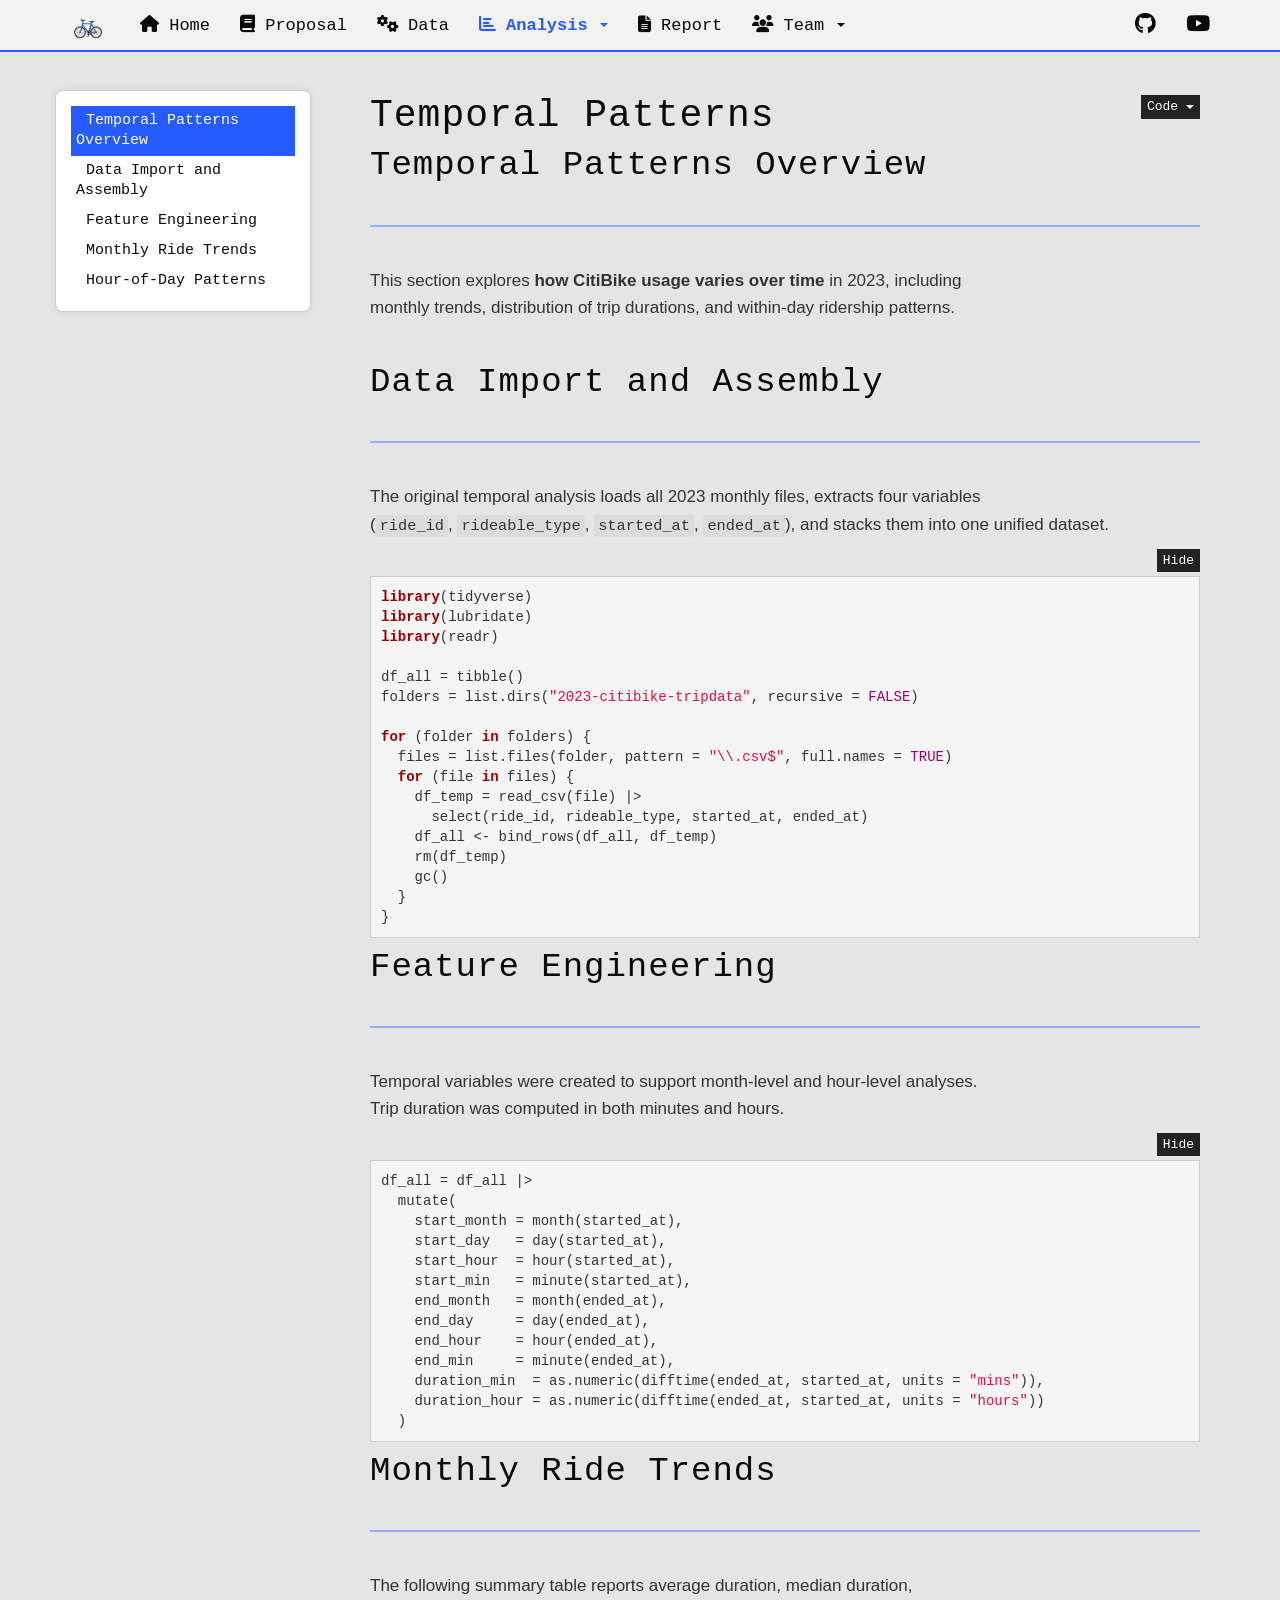
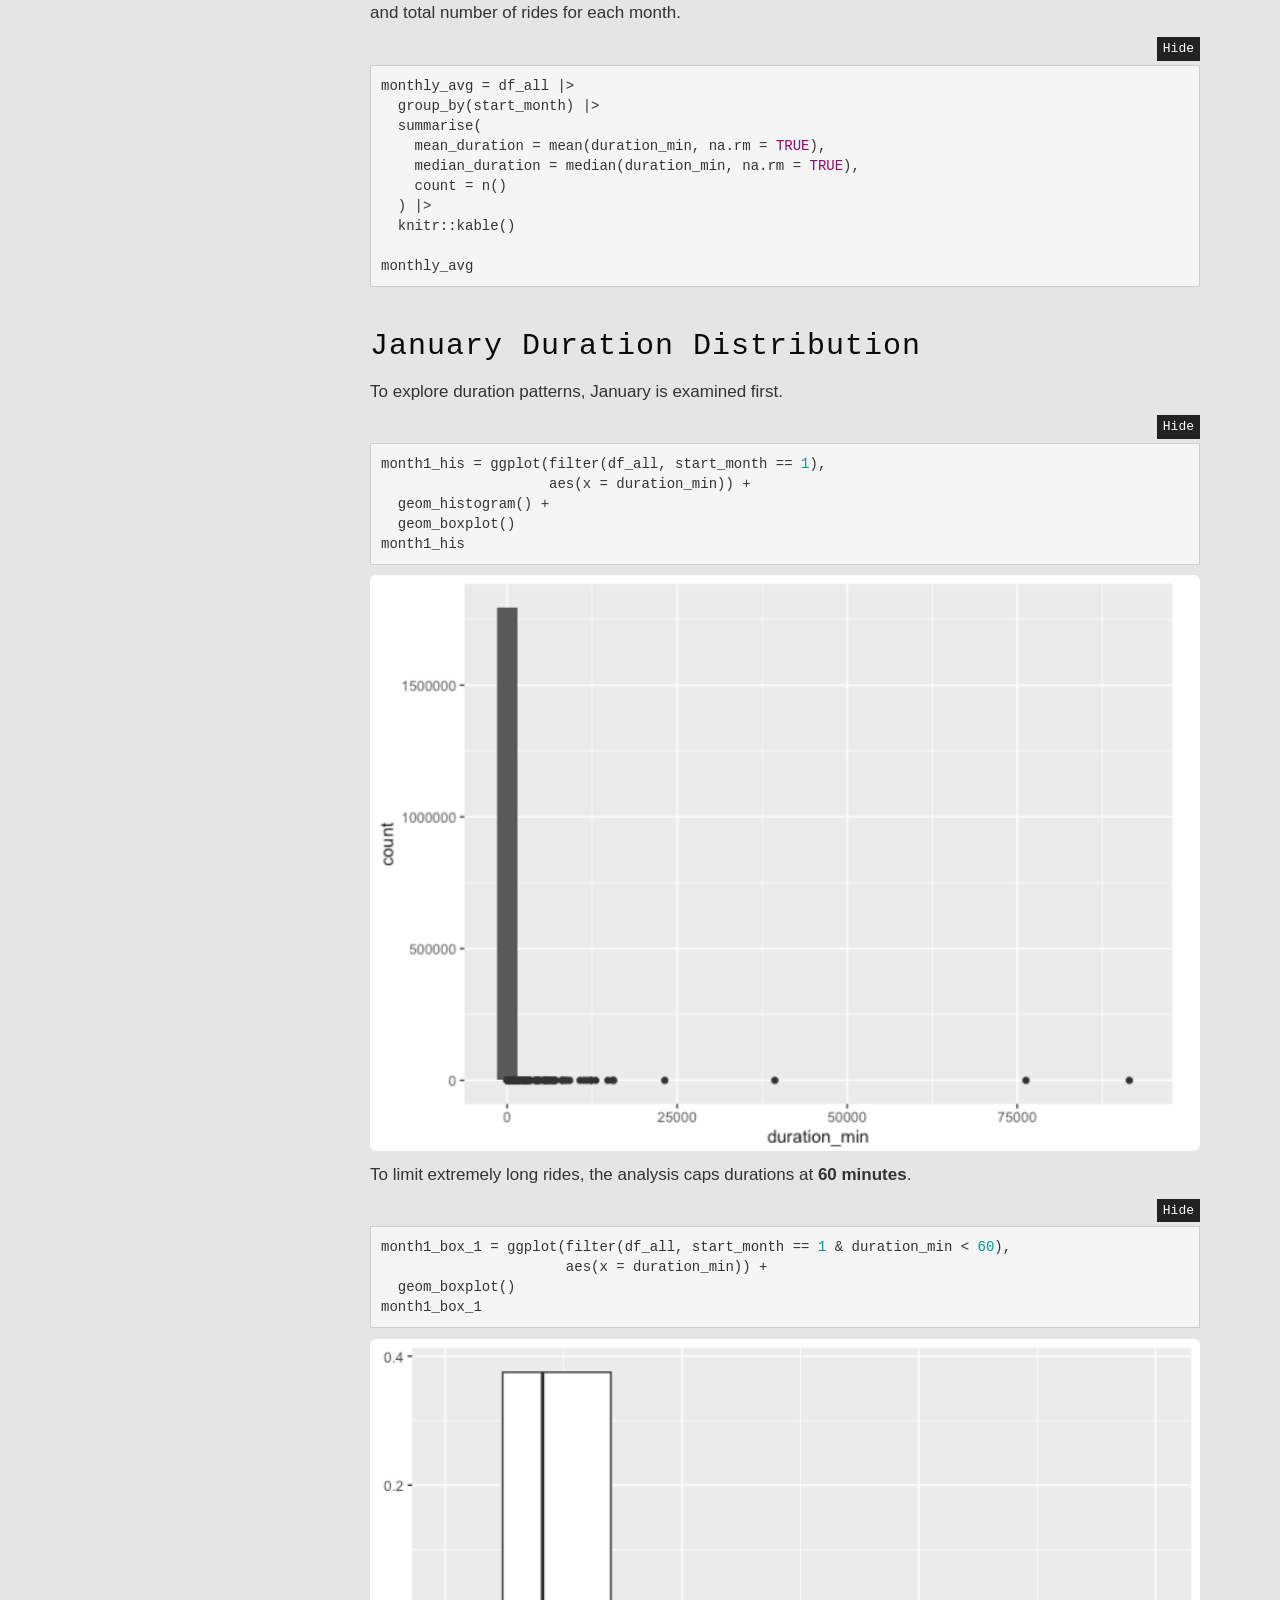
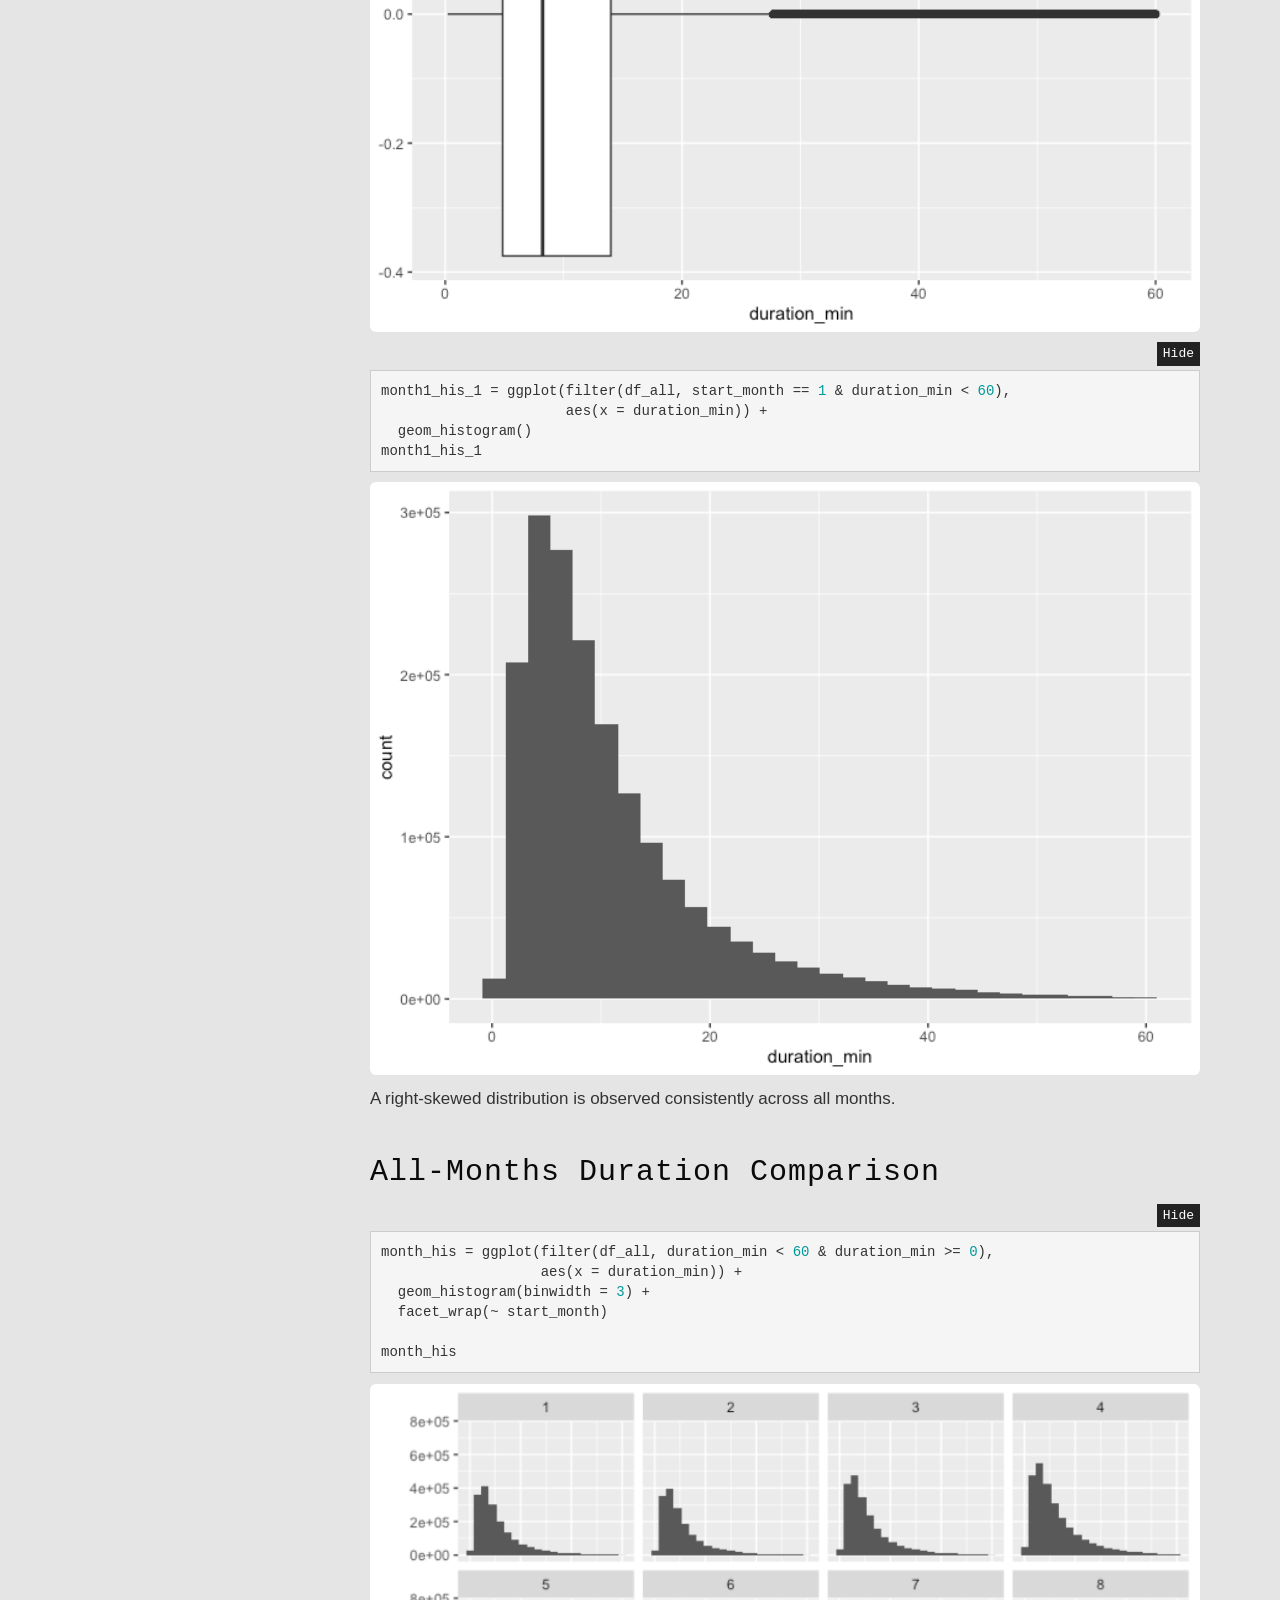
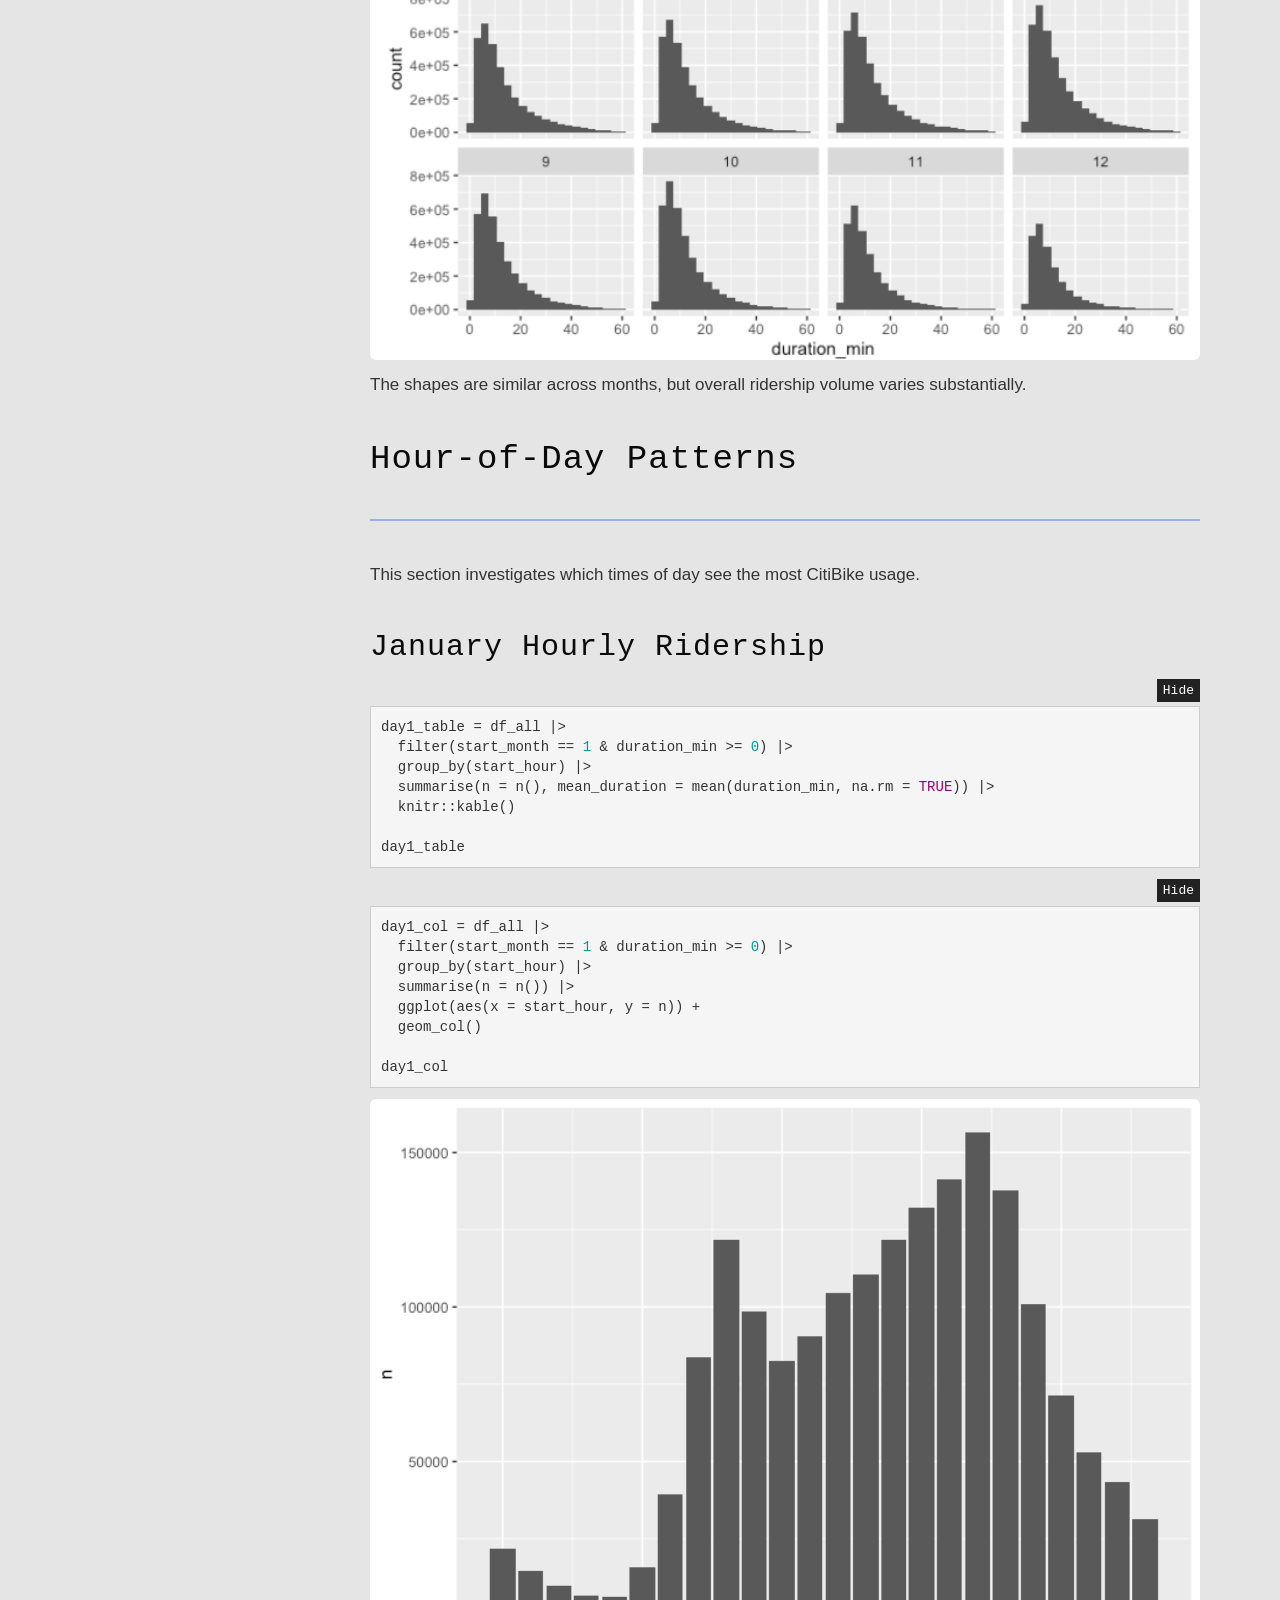
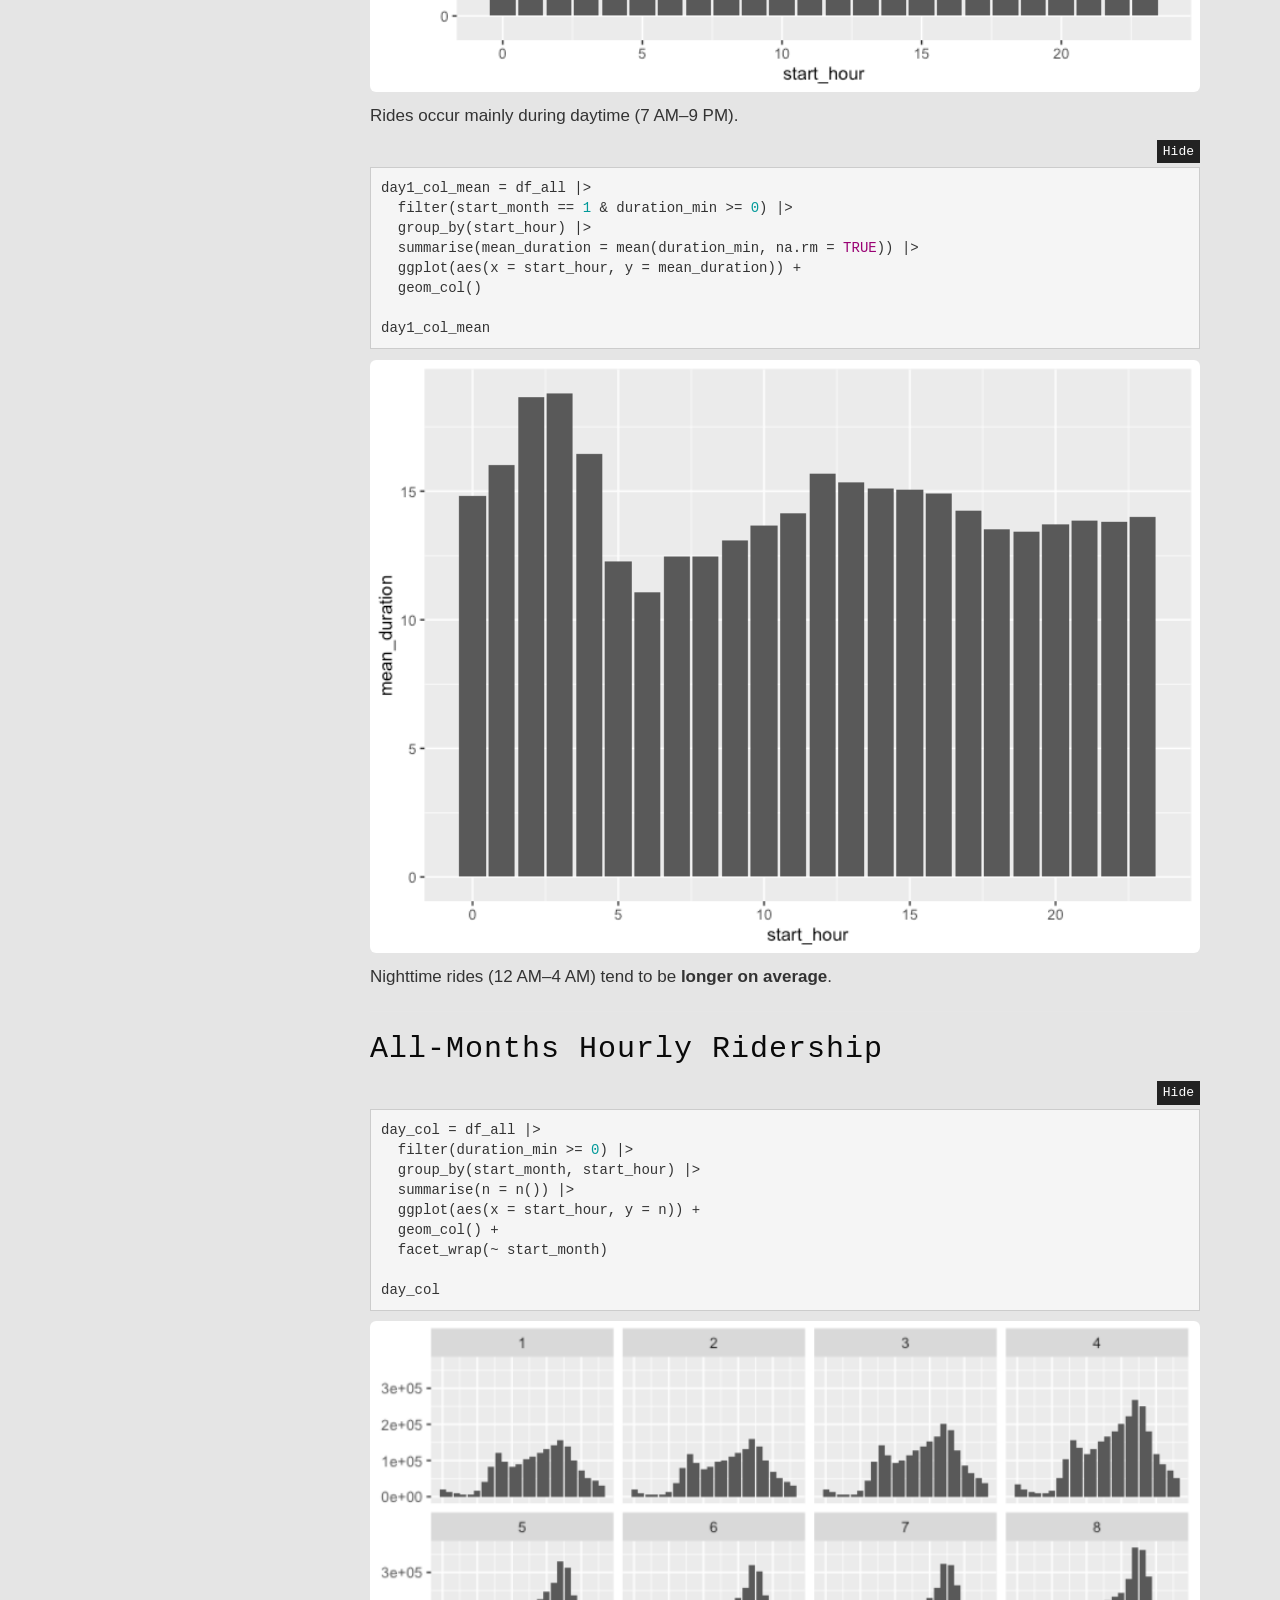
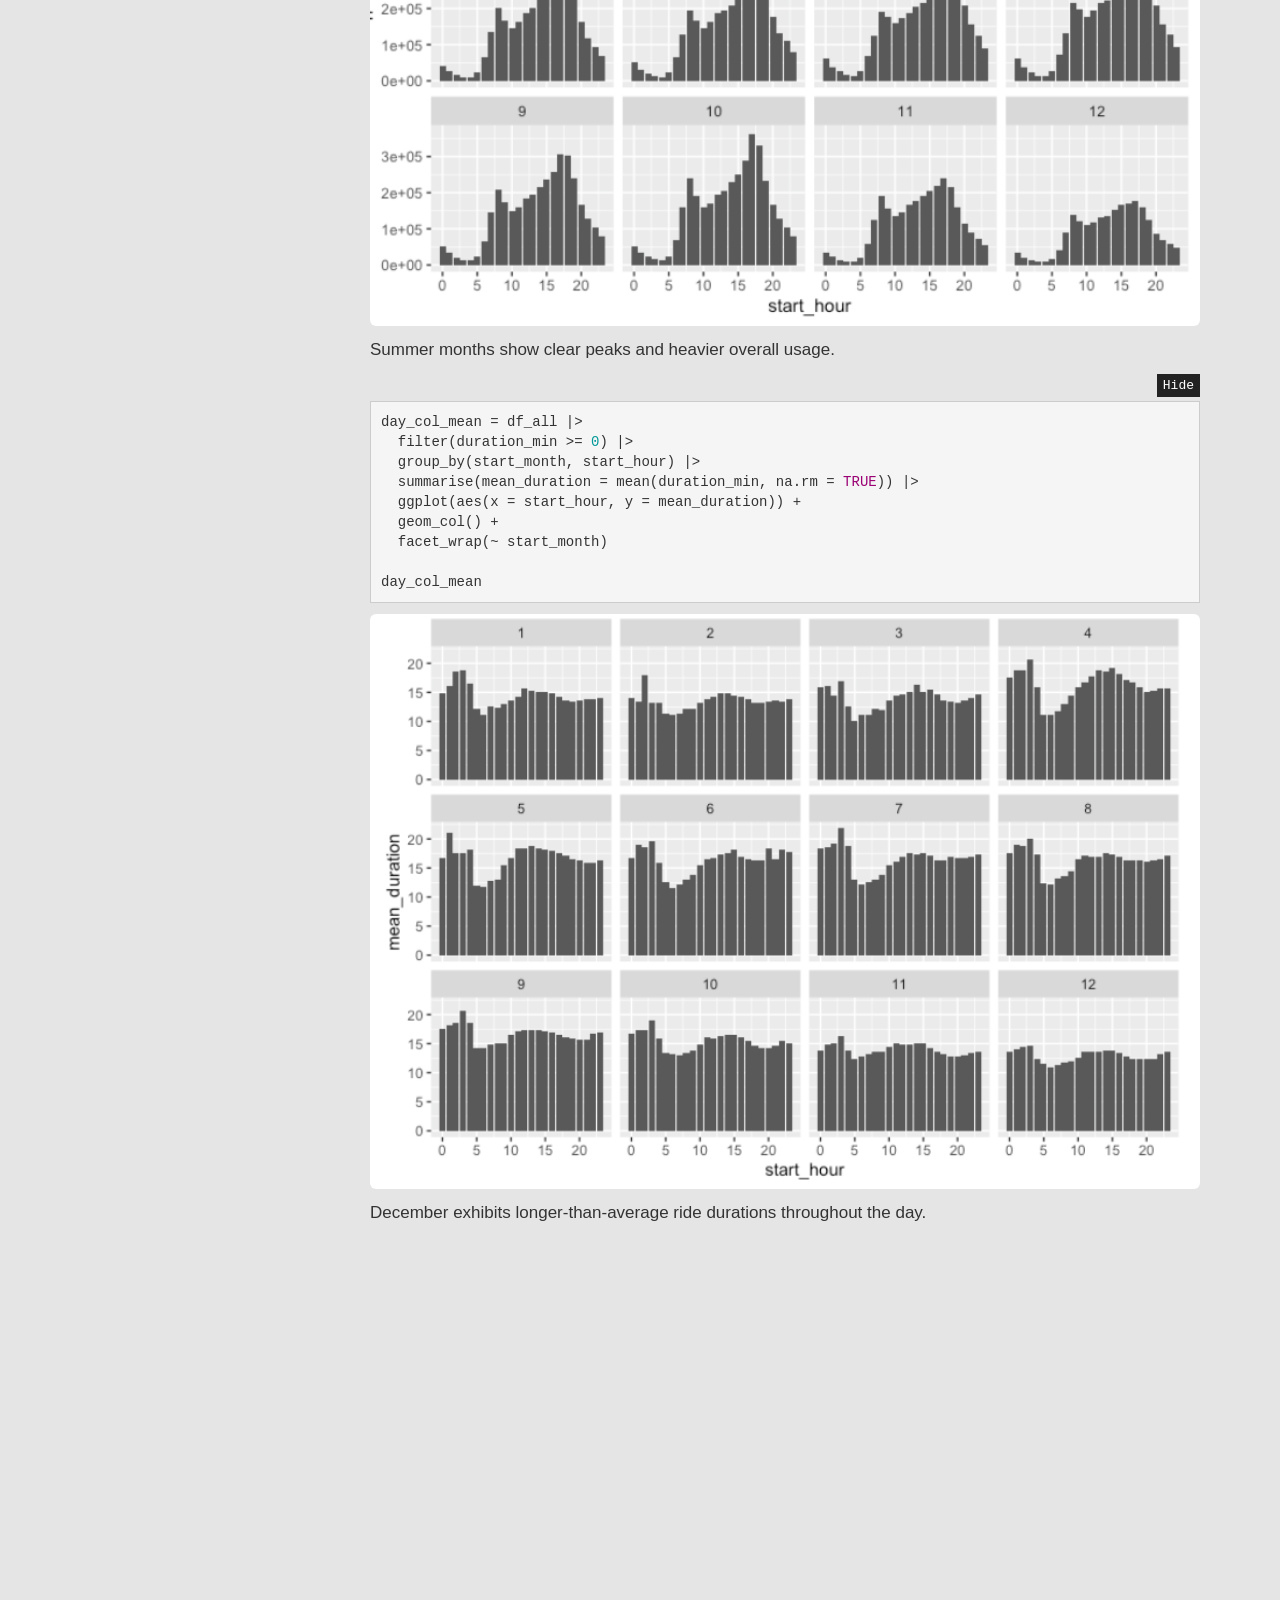
<file: docs/analysis_temporal.html>
<!DOCTYPE html>

<html>

<head>

<meta charset="utf-8" />
<meta name="generator" content="pandoc" />
<meta http-equiv="X-UA-Compatible" content="IE=EDGE" />




<title>Temporal Patterns</title>

<script src="site_libs/header-attrs-2.30/header-attrs.js"></script>
<script src="site_libs/jquery-3.6.0/jquery-3.6.0.min.js"></script>
<meta name="viewport" content="width=device-width, initial-scale=1" />
<link href="site_libs/bootstrap-3.3.5/css/cosmo.min.css" rel="stylesheet" />
<script src="site_libs/bootstrap-3.3.5/js/bootstrap.min.js"></script>
<script src="site_libs/bootstrap-3.3.5/shim/html5shiv.min.js"></script>
<script src="site_libs/bootstrap-3.3.5/shim/respond.min.js"></script>
<style>h1 {font-size: 34px;}
       h1.title {font-size: 38px;}
       h2 {font-size: 30px;}
       h3 {font-size: 24px;}
       h4 {font-size: 18px;}
       h5 {font-size: 16px;}
       h6 {font-size: 12px;}
       code {color: inherit; background-color: rgba(0, 0, 0, 0.04);}
       pre:not([class]) { background-color: white }</style>
<script src="site_libs/jqueryui-1.13.2/jquery-ui.min.js"></script>
<link href="site_libs/tocify-1.9.1/jquery.tocify.css" rel="stylesheet" />
<script src="site_libs/tocify-1.9.1/jquery.tocify.js"></script>
<script src="site_libs/navigation-1.1/tabsets.js"></script>
<script src="site_libs/navigation-1.1/codefolding.js"></script>
<link href="site_libs/highlightjs-9.12.0/default.css" rel="stylesheet" />
<script src="site_libs/highlightjs-9.12.0/highlight.js"></script>
<link href="site_libs/font-awesome-6.5.2/css/all.min.css" rel="stylesheet" />
<link href="site_libs/font-awesome-6.5.2/css/v4-shims.min.css" rel="stylesheet" />
<link rel="icon" type="image/png" href="images/logo_bike.png">

<link href="https://fonts.googleapis.com/css2?family=Inter:wght@400;600;700&display=swap" rel="stylesheet">

<style type="text/css">
  code{white-space: pre-wrap;}
  span.smallcaps{font-variant: small-caps;}
  span.underline{text-decoration: underline;}
  div.column{display: inline-block; vertical-align: top; width: 50%;}
  div.hanging-indent{margin-left: 1.5em; text-indent: -1.5em;}
  ul.task-list{list-style: none;}
    </style>

<style type="text/css">code{white-space: pre;}</style>
<script type="text/javascript">
if (window.hljs) {
  hljs.configure({languages: []});
  hljs.initHighlightingOnLoad();
  if (document.readyState && document.readyState === "complete") {
    window.setTimeout(function() { hljs.initHighlighting(); }, 0);
  }
}
</script>






<link rel="stylesheet" href="styles.css" type="text/css" />



<style type = "text/css">
.main-container {
  max-width: 940px;
  margin-left: auto;
  margin-right: auto;
}
img {
  max-width:100%;
}
.tabbed-pane {
  padding-top: 12px;
}
.html-widget {
  margin-bottom: 20px;
}
button.code-folding-btn:focus {
  outline: none;
}
summary {
  display: list-item;
}
details > summary > p:only-child {
  display: inline;
}
pre code {
  padding: 0;
}
</style>


<style type="text/css">
.dropdown-submenu {
  position: relative;
}
.dropdown-submenu>.dropdown-menu {
  top: 0;
  left: 100%;
  margin-top: -6px;
  margin-left: -1px;
  border-radius: 0 6px 6px 6px;
}
.dropdown-submenu:hover>.dropdown-menu {
  display: block;
}
.dropdown-submenu>a:after {
  display: block;
  content: " ";
  float: right;
  width: 0;
  height: 0;
  border-color: transparent;
  border-style: solid;
  border-width: 5px 0 5px 5px;
  border-left-color: #cccccc;
  margin-top: 5px;
  margin-right: -10px;
}
.dropdown-submenu:hover>a:after {
  border-left-color: #adb5bd;
}
.dropdown-submenu.pull-left {
  float: none;
}
.dropdown-submenu.pull-left>.dropdown-menu {
  left: -100%;
  margin-left: 10px;
  border-radius: 6px 0 6px 6px;
}
</style>

<script type="text/javascript">
// manage active state of menu based on current page
$(document).ready(function () {
  // active menu anchor
  href = window.location.pathname
  href = href.substr(href.lastIndexOf('/') + 1)
  if (href === "")
    href = "index.html";
  var menuAnchor = $('a[href="' + href + '"]');

  // mark the anchor link active (and if it's in a dropdown, also mark that active)
  var dropdown = menuAnchor.closest('li.dropdown');
  if (window.bootstrap) { // Bootstrap 4+
    menuAnchor.addClass('active');
    dropdown.find('> .dropdown-toggle').addClass('active');
  } else { // Bootstrap 3
    menuAnchor.parent().addClass('active');
    dropdown.addClass('active');
  }

  // Navbar adjustments
  var navHeight = $(".navbar").first().height() + 15;
  var style = document.createElement('style');
  var pt = "padding-top: " + navHeight + "px; ";
  var mt = "margin-top: -" + navHeight + "px; ";
  var css = "";
  // offset scroll position for anchor links (for fixed navbar)
  for (var i = 1; i <= 6; i++) {
    css += ".section h" + i + "{ " + pt + mt + "}\n";
  }
  style.innerHTML = "body {" + pt + "padding-bottom: 40px; }\n" + css;
  document.head.appendChild(style);
});
</script>

<!-- tabsets -->

<style type="text/css">
.tabset-dropdown > .nav-tabs {
  display: inline-table;
  max-height: 500px;
  min-height: 44px;
  overflow-y: auto;
  border: 1px solid #ddd;
  border-radius: 4px;
}

.tabset-dropdown > .nav-tabs > li.active:before, .tabset-dropdown > .nav-tabs.nav-tabs-open:before {
  content: "\e259";
  font-family: 'Glyphicons Halflings';
  display: inline-block;
  padding: 10px;
  border-right: 1px solid #ddd;
}

.tabset-dropdown > .nav-tabs.nav-tabs-open > li.active:before {
  content: "\e258";
  font-family: 'Glyphicons Halflings';
  border: none;
}

.tabset-dropdown > .nav-tabs > li.active {
  display: block;
}

.tabset-dropdown > .nav-tabs > li > a,
.tabset-dropdown > .nav-tabs > li > a:focus,
.tabset-dropdown > .nav-tabs > li > a:hover {
  border: none;
  display: inline-block;
  border-radius: 4px;
  background-color: transparent;
}

.tabset-dropdown > .nav-tabs.nav-tabs-open > li {
  display: block;
  float: none;
}

.tabset-dropdown > .nav-tabs > li {
  display: none;
}
</style>

<!-- code folding -->
<style type="text/css">
.code-folding-btn { margin-bottom: 4px; }
</style>



<style type="text/css">

#TOC {
  margin: 25px 0px 20px 0px;
}
@media (max-width: 768px) {
#TOC {
  position: relative;
  width: 100%;
}
}

@media print {
.toc-content {
  /* see https://github.com/w3c/csswg-drafts/issues/4434 */
  float: right;
}
}

.toc-content {
  padding-left: 30px;
  padding-right: 40px;
}

div.main-container {
  max-width: 1200px;
}

div.tocify {
  width: 20%;
  max-width: 260px;
  max-height: 85%;
}

@media (min-width: 768px) and (max-width: 991px) {
  div.tocify {
    width: 25%;
  }
}

@media (max-width: 767px) {
  div.tocify {
    width: 100%;
    max-width: none;
  }
}

.tocify ul, .tocify li {
  line-height: 20px;
}

.tocify-subheader .tocify-item {
  font-size: 0.90em;
}

.tocify .list-group-item {
  border-radius: 0px;
}

.tocify-subheader {
  display: inline;
}
.tocify-subheader .tocify-item {
  font-size: 0.95em;
}

</style>



</head>

<body>


<div class="container-fluid main-container">


<!-- setup 3col/9col grid for toc_float and main content  -->
<div class="row">
<div class="col-xs-12 col-sm-4 col-md-3">
<div id="TOC" class="tocify">
</div>
</div>

<div class="toc-content col-xs-12 col-sm-8 col-md-9">




<div class="navbar navbar-default  navbar-fixed-top" role="navigation">
  <div class="container">
    <div class="navbar-header">
      <button type="button" class="navbar-toggle collapsed" data-toggle="collapse" data-bs-toggle="collapse" data-target="#navbar" data-bs-target="#navbar">
        <span class="icon-bar"></span>
        <span class="icon-bar"></span>
        <span class="icon-bar"></span>
      </button>
      <a class="navbar-brand" href="index.html"><img src='images/logo_bike.png' class='nav-logo' /> </a>
    </div>
    <div id="navbar" class="navbar-collapse collapse">
      <ul class="nav navbar-nav">
        <li>
  <a href="index.html">
    <span class="fa fa-home"></span>
     
    Home
  </a>
</li>
<li>
  <a href="proposal.html">
    <span class="fa fa-book"></span>
     
    Proposal
  </a>
</li>
<li>
  <a href="data.html">
    <span class="fa fa-cogs"></span>
     
    Data
  </a>
</li>
<li class="dropdown">
  <a href="#" class="dropdown-toggle" data-toggle="dropdown" role="button" data-bs-toggle="dropdown" aria-expanded="false">
    <span class="fa fa-chart-bar"></span>
     
    Analysis
     
    <span class="caret"></span>
  </a>
  <ul class="dropdown-menu" role="menu">
    <li>
      <a href="analysis_spatial.html">Spatial Patterns</a>
    </li>
    <li>
      <a href="analysis_temporal.html">Temporal Patterns</a>
    </li>
    <li>
      <a href="analysis_users.html">User Patterns</a>
    </li>
  </ul>
</li>
<li>
  <a href="report.html">
    <span class="fa fa-file-text"></span>
     
    Report
  </a>
</li>
<li class="dropdown">
  <a href="#" class="dropdown-toggle" data-toggle="dropdown" role="button" data-bs-toggle="dropdown" aria-expanded="false">
    <span class="fa fa-users"></span>
     
    Team
     
    <span class="caret"></span>
  </a>
  <ul class="dropdown-menu" role="menu">
    <li>
      <a href="team_members.html">Team Members</a>
    </li>
    <li>
      <a href="mailto:zx2528@cumc.columbia.edu">Contact Us</a>
    </li>
  </ul>
</li>
      </ul>
      <ul class="nav navbar-nav navbar-right">
        <li>
  <a href="https://github.com/ZizhiXia/p8105_2025final">
    <span class="fa fa-github fa-lg"></span>
     
  </a>
</li>
<li>
  <a href="https://youtu.be/4YGVzvdbU1g">
    <span class="fa fa-youtube fa-lg"></span>
     
  </a>
</li>
      </ul>
    </div><!--/.nav-collapse -->
  </div><!--/.container -->
</div><!--/.navbar -->

<div id="header">

<div class="btn-group pull-right float-right">
<button type="button" class="btn btn-default btn-xs btn-secondary btn-sm dropdown-toggle" data-toggle="dropdown" data-bs-toggle="dropdown" aria-haspopup="true" aria-expanded="false"><span>Code</span> <span class="caret"></span></button>
<ul class="dropdown-menu dropdown-menu-right" style="min-width: 50px;">
<li><a id="rmd-show-all-code" href="#">Show All Code</a></li>
<li><a id="rmd-hide-all-code" href="#">Hide All Code</a></li>
</ul>
</div>



<h1 class="title toc-ignore">Temporal Patterns</h1>

</div>


<script>
document.addEventListener("DOMContentLoaded", function() {

  // Wait until tocify has built the TOC
  let checkTOC = setInterval(function() {

    // Ensures headers exist
    if (document.querySelectorAll(".tocify-header").length > 0) {
      clearInterval(checkTOC);

      // Step 1: hide all H2 sections
      document.querySelectorAll(".tocify-subheader").forEach(function(ul){
        ul.style.display = "none";
      });

      // Step 2: Add click behavior to all H1 list items
      document.querySelectorAll(".tocify-item").forEach(function(header) {
        
        // clickable
        header.style.cursor = "pointer";

        header.addEventListener("click", function() {
          // find the ul.tocify-subheader immediately following this header
          let sub = header.nextElementSibling;

          if (sub && sub.classList.contains("tocify-subheader")) {
            // toggle show/hide
            if (sub.style.display === "none") {
              sub.style.display = "block";
            } else {
              sub.style.display = "none";
            }
          }
        });
      });

    }
  }, 200);
});
</script>
<div class="subpage-body">
<div id="temporal-patterns-overview" class="section level1">
<h1>Temporal Patterns Overview</h1>
<div class="section-divider">

</div>
<p>This section explores <strong>how CitiBike usage varies over
time</strong> in 2023, including<br />
monthly trends, distribution of trip durations, and within-day ridership
patterns.</p>
<hr />
</div>
<div id="data-import-and-assembly" class="section level1">
<h1>Data Import and Assembly</h1>
<div class="section-divider">

</div>
<p>The original temporal analysis loads all 2023 monthly files, extracts
four variables<br />
(<code>ride_id</code>, <code>rideable_type</code>,
<code>started_at</code>, <code>ended_at</code>), and stacks them into
one unified dataset.</p>
<pre class="r"><code>library(tidyverse)
library(lubridate)
library(readr)

df_all = tibble()
folders = list.dirs(&quot;2023-citibike-tripdata&quot;, recursive = FALSE)

for (folder in folders) {
  files = list.files(folder, pattern = &quot;\\.csv$&quot;, full.names = TRUE)
  for (file in files) {
    df_temp = read_csv(file) |&gt;
      select(ride_id, rideable_type, started_at, ended_at)
    df_all &lt;- bind_rows(df_all, df_temp)
    rm(df_temp)
    gc()
  }
}</code></pre>
</div>
<div id="feature-engineering" class="section level1">
<h1>Feature Engineering</h1>
<div class="section-divider">

</div>
<p>Temporal variables were created to support month-level and hour-level
analyses.<br />
Trip duration was computed in both minutes and hours.</p>
<pre class="r"><code>df_all = df_all |&gt;
  mutate(
    start_month = month(started_at),
    start_day   = day(started_at),
    start_hour  = hour(started_at),
    start_min   = minute(started_at),
    end_month   = month(ended_at),
    end_day     = day(ended_at),
    end_hour    = hour(ended_at),
    end_min     = minute(ended_at),
    duration_min  = as.numeric(difftime(ended_at, started_at, units = &quot;mins&quot;)),
    duration_hour = as.numeric(difftime(ended_at, started_at, units = &quot;hours&quot;))
  )</code></pre>
</div>
<div id="monthly-ride-trends" class="section level1">
<h1>Monthly Ride Trends</h1>
<div class="section-divider">

</div>
<p>The following summary table reports average duration, median
duration,<br />
and total number of rides for each month.</p>
<pre class="r"><code>monthly_avg = df_all |&gt;
  group_by(start_month) |&gt;
  summarise(
    mean_duration = mean(duration_min, na.rm = TRUE),
    median_duration = median(duration_min, na.rm = TRUE),
    count = n()
  ) |&gt;
  knitr::kable()

monthly_avg</code></pre>
<hr />
<div id="january-duration-distribution" class="section level2">
<h2>January Duration Distribution</h2>
<p>To explore duration patterns, January is examined first.</p>
<pre class="r"><code>month1_his = ggplot(filter(df_all, start_month == 1), 
                    aes(x = duration_min)) +
  geom_histogram() +
  geom_boxplot()
month1_his</code></pre>
<div class="figure-container">
<p><img src="images/time1.png" style="width:100%; max-width:900px; border-radius:6px;"></p>
</div>
<p>To limit extremely long rides, the analysis caps durations at
<strong>60 minutes</strong>.</p>
<pre class="r"><code>month1_box_1 = ggplot(filter(df_all, start_month == 1 &amp; duration_min &lt; 60),
                      aes(x = duration_min)) +
  geom_boxplot()
month1_box_1</code></pre>
<div class="figure-container">
<p><img src="images/time2.png" style="width:100%; max-width:900px; border-radius:6px;"></p>
</div>
<pre class="r"><code>month1_his_1 = ggplot(filter(df_all, start_month == 1 &amp; duration_min &lt; 60),
                      aes(x = duration_min)) +
  geom_histogram()
month1_his_1</code></pre>
<div class="figure-container">
<p><img src="images/time3.png" style="width:100%; max-width:900px; border-radius:6px;"></p>
</div>
<p>A right-skewed distribution is observed consistently across all
months.</p>
<hr />
</div>
<div id="all-months-duration-comparison" class="section level2">
<h2>All-Months Duration Comparison</h2>
<pre class="r"><code>month_his = ggplot(filter(df_all, duration_min &lt; 60 &amp; duration_min &gt;= 0),
                   aes(x = duration_min)) +
  geom_histogram(binwidth = 3) +
  facet_wrap(~ start_month)

month_his</code></pre>
<div class="figure-container">
<p><img src="images/time4.png" style="width:100%; max-width:900px; border-radius:6px;"></p>
</div>
<p>The shapes are similar across months, but overall ridership volume
varies substantially.</p>
<hr />
</div>
</div>
<div id="hour-of-day-patterns" class="section level1">
<h1>Hour-of-Day Patterns</h1>
<div class="section-divider">

</div>
<p>This section investigates which times of day see the most CitiBike
usage.</p>
<hr />
<div id="january-hourly-ridership" class="section level2">
<h2>January Hourly Ridership</h2>
<pre class="r"><code>day1_table = df_all |&gt;
  filter(start_month == 1 &amp; duration_min &gt;= 0) |&gt;
  group_by(start_hour) |&gt;
  summarise(n = n(), mean_duration = mean(duration_min, na.rm = TRUE)) |&gt;
  knitr::kable()

day1_table</code></pre>
<pre class="r"><code>day1_col = df_all |&gt;
  filter(start_month == 1 &amp; duration_min &gt;= 0) |&gt;
  group_by(start_hour) |&gt;
  summarise(n = n()) |&gt;
  ggplot(aes(x = start_hour, y = n)) +
  geom_col()

day1_col</code></pre>
<div class="figure-container">
<p><img src="images/time5.png" style="width:100%; max-width:900px; border-radius:6px;"></p>
</div>
<p>Rides occur mainly during daytime (7 AM–9 PM).</p>
<pre class="r"><code>day1_col_mean = df_all |&gt;
  filter(start_month == 1 &amp; duration_min &gt;= 0) |&gt;
  group_by(start_hour) |&gt;
  summarise(mean_duration = mean(duration_min, na.rm = TRUE)) |&gt;
  ggplot(aes(x = start_hour, y = mean_duration)) +
  geom_col()

day1_col_mean</code></pre>
<div class="figure-container">
<p><img src="images/time6.png" style="width:100%; max-width:900px; border-radius:6px;"></p>
</div>
<p>Nighttime rides (12 AM–4 AM) tend to be <strong>longer on
average</strong>.</p>
<hr />
</div>
<div id="all-months-hourly-ridership" class="section level2">
<h2>All-Months Hourly Ridership</h2>
<pre class="r"><code>day_col = df_all |&gt;
  filter(duration_min &gt;= 0) |&gt;
  group_by(start_month, start_hour) |&gt;
  summarise(n = n()) |&gt;
  ggplot(aes(x = start_hour, y = n)) +
  geom_col() +
  facet_wrap(~ start_month)

day_col</code></pre>
<div class="figure-container">
<p><img src="images/time7.png" style="width:100%; max-width:900px; border-radius:6px;"></p>
</div>
<p>Summer months show clear peaks and heavier overall usage.</p>
<pre class="r"><code>day_col_mean = df_all |&gt;
  filter(duration_min &gt;= 0) |&gt;
  group_by(start_month, start_hour) |&gt;
  summarise(mean_duration = mean(duration_min, na.rm = TRUE)) |&gt;
  ggplot(aes(x = start_hour, y = mean_duration)) +
  geom_col() +
  facet_wrap(~ start_month)

day_col_mean</code></pre>
<div class="figure-container">
<p><img src="images/time8.png" style="width:100%; max-width:900px; border-radius:6px;"></p>
</div>
<p>December exhibits longer-than-average ride durations throughout the
day.</p>
</div>
</div>
</div>



</div>
</div>

</div>

<script>

// add bootstrap table styles to pandoc tables
function bootstrapStylePandocTables() {
  $('tr.odd').parent('tbody').parent('table').addClass('table table-condensed');
}
$(document).ready(function () {
  bootstrapStylePandocTables();
});


</script>

<!-- tabsets -->

<script>
$(document).ready(function () {
  window.buildTabsets("TOC");
});

$(document).ready(function () {
  $('.tabset-dropdown > .nav-tabs > li').click(function () {
    $(this).parent().toggleClass('nav-tabs-open');
  });
});
</script>

<!-- code folding -->
<script>
$(document).ready(function () {
  window.initializeCodeFolding("show" === "show");
});
</script>

<script>
$(document).ready(function ()  {

    // temporarily add toc-ignore selector to headers for the consistency with Pandoc
    $('.unlisted.unnumbered').addClass('toc-ignore')

    // move toc-ignore selectors from section div to header
    $('div.section.toc-ignore')
        .removeClass('toc-ignore')
        .children('h1,h2,h3,h4,h5').addClass('toc-ignore');

    // establish options
    var options = {
      selectors: "h1,h2,h3",
      theme: "bootstrap3",
      context: '.toc-content',
      hashGenerator: function (text) {
        return text.replace(/[.\\/?&!#<>]/g, '').replace(/\s/g, '_');
      },
      ignoreSelector: ".toc-ignore",
      scrollTo: 0
    };
    options.showAndHide = false;
    options.smoothScroll = true;

    // tocify
    var toc = $("#TOC").tocify(options).data("toc-tocify");
});
</script>

<!-- dynamically load mathjax for compatibility with self-contained -->
<script>
  (function () {
    var script = document.createElement("script");
    script.type = "text/javascript";
    script.src  = "https://mathjax.rstudio.com/latest/MathJax.js?config=TeX-AMS-MML_HTMLorMML";
    document.getElementsByTagName("head")[0].appendChild(script);
  })();
</script>

</body>
</html>
</file>
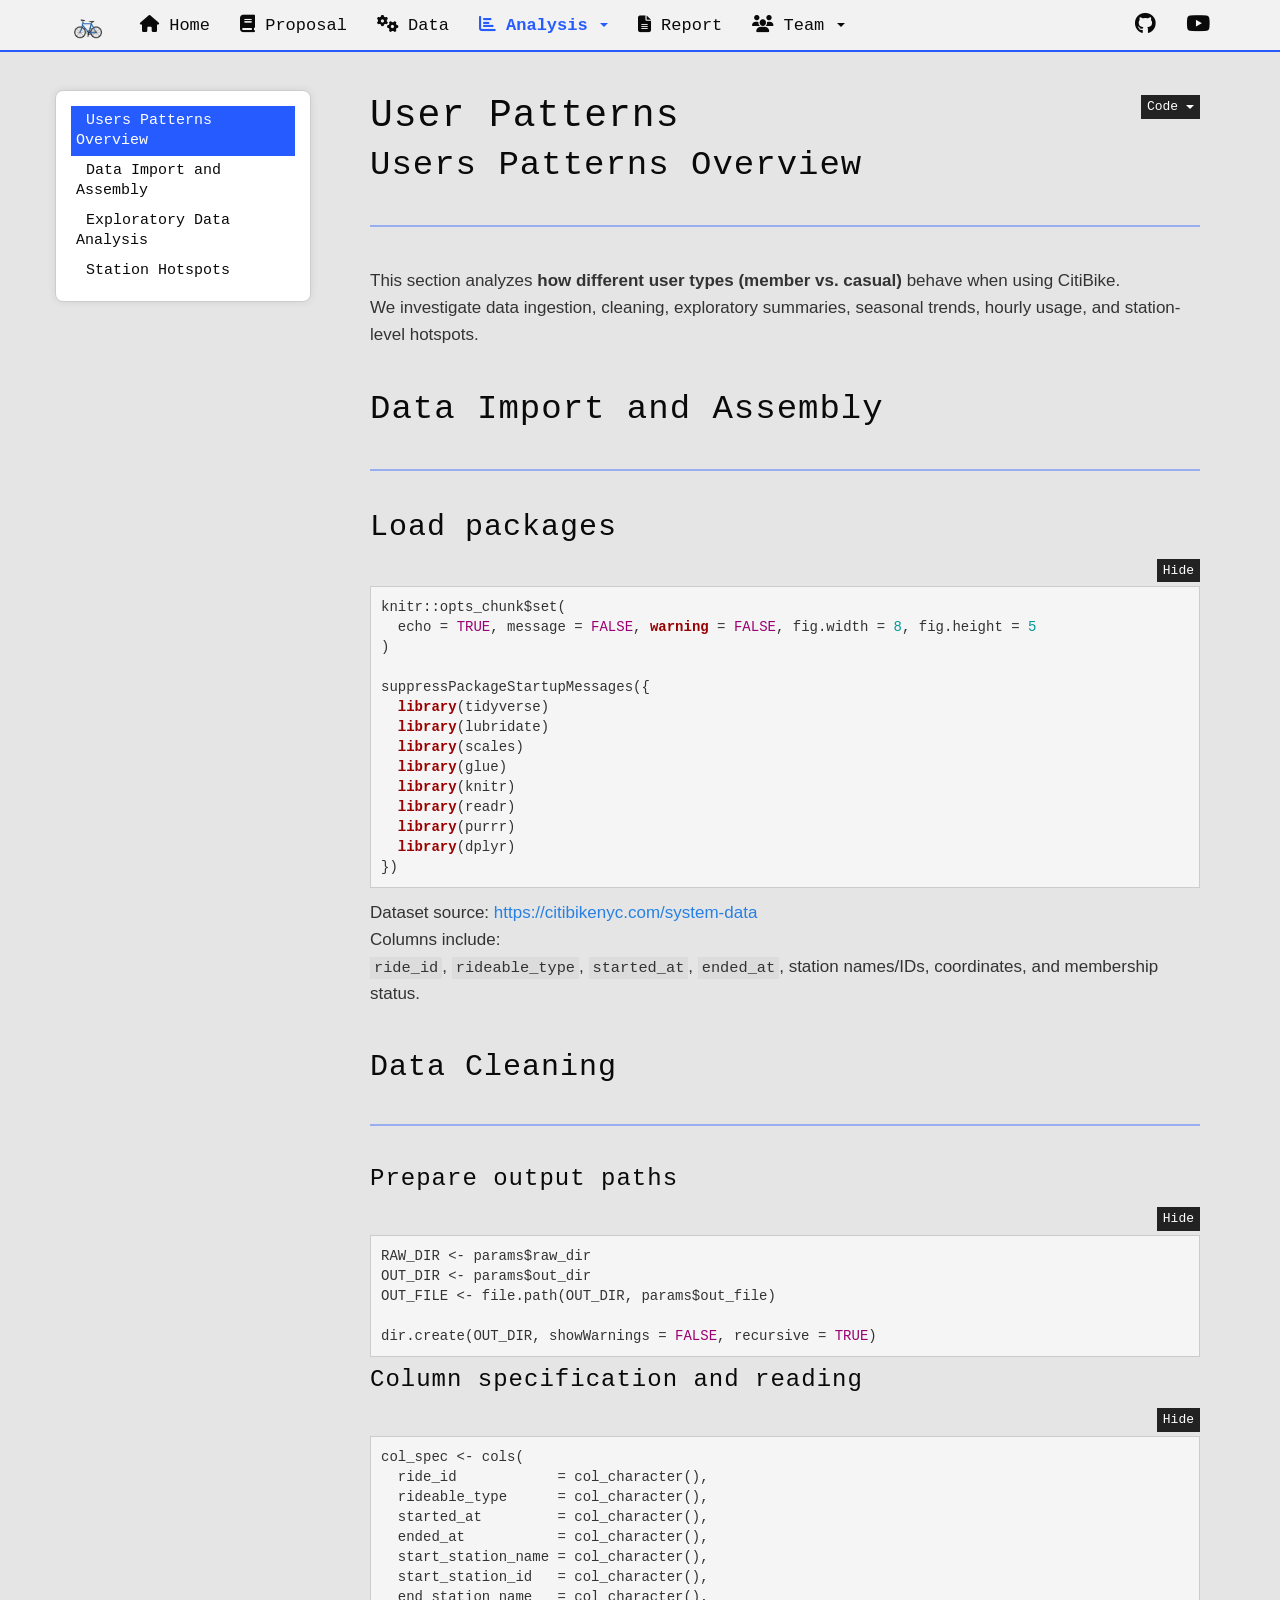
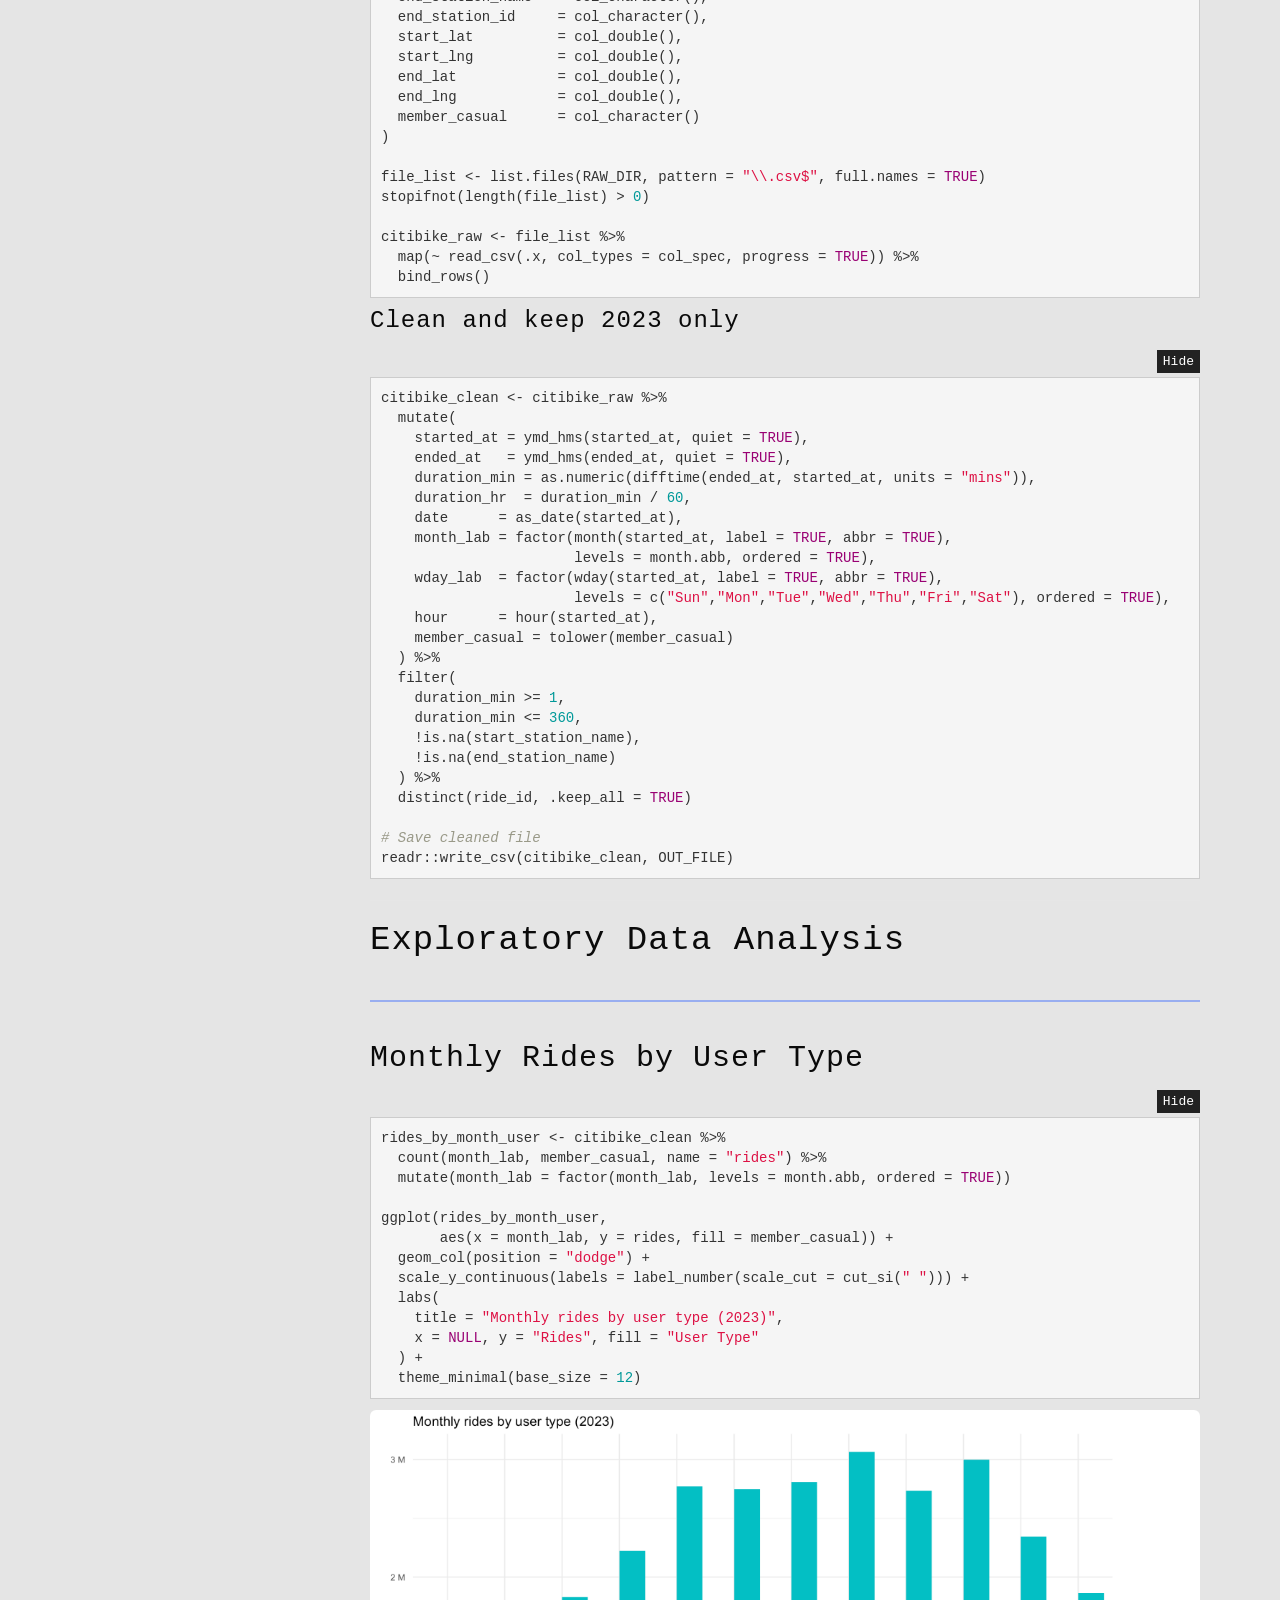
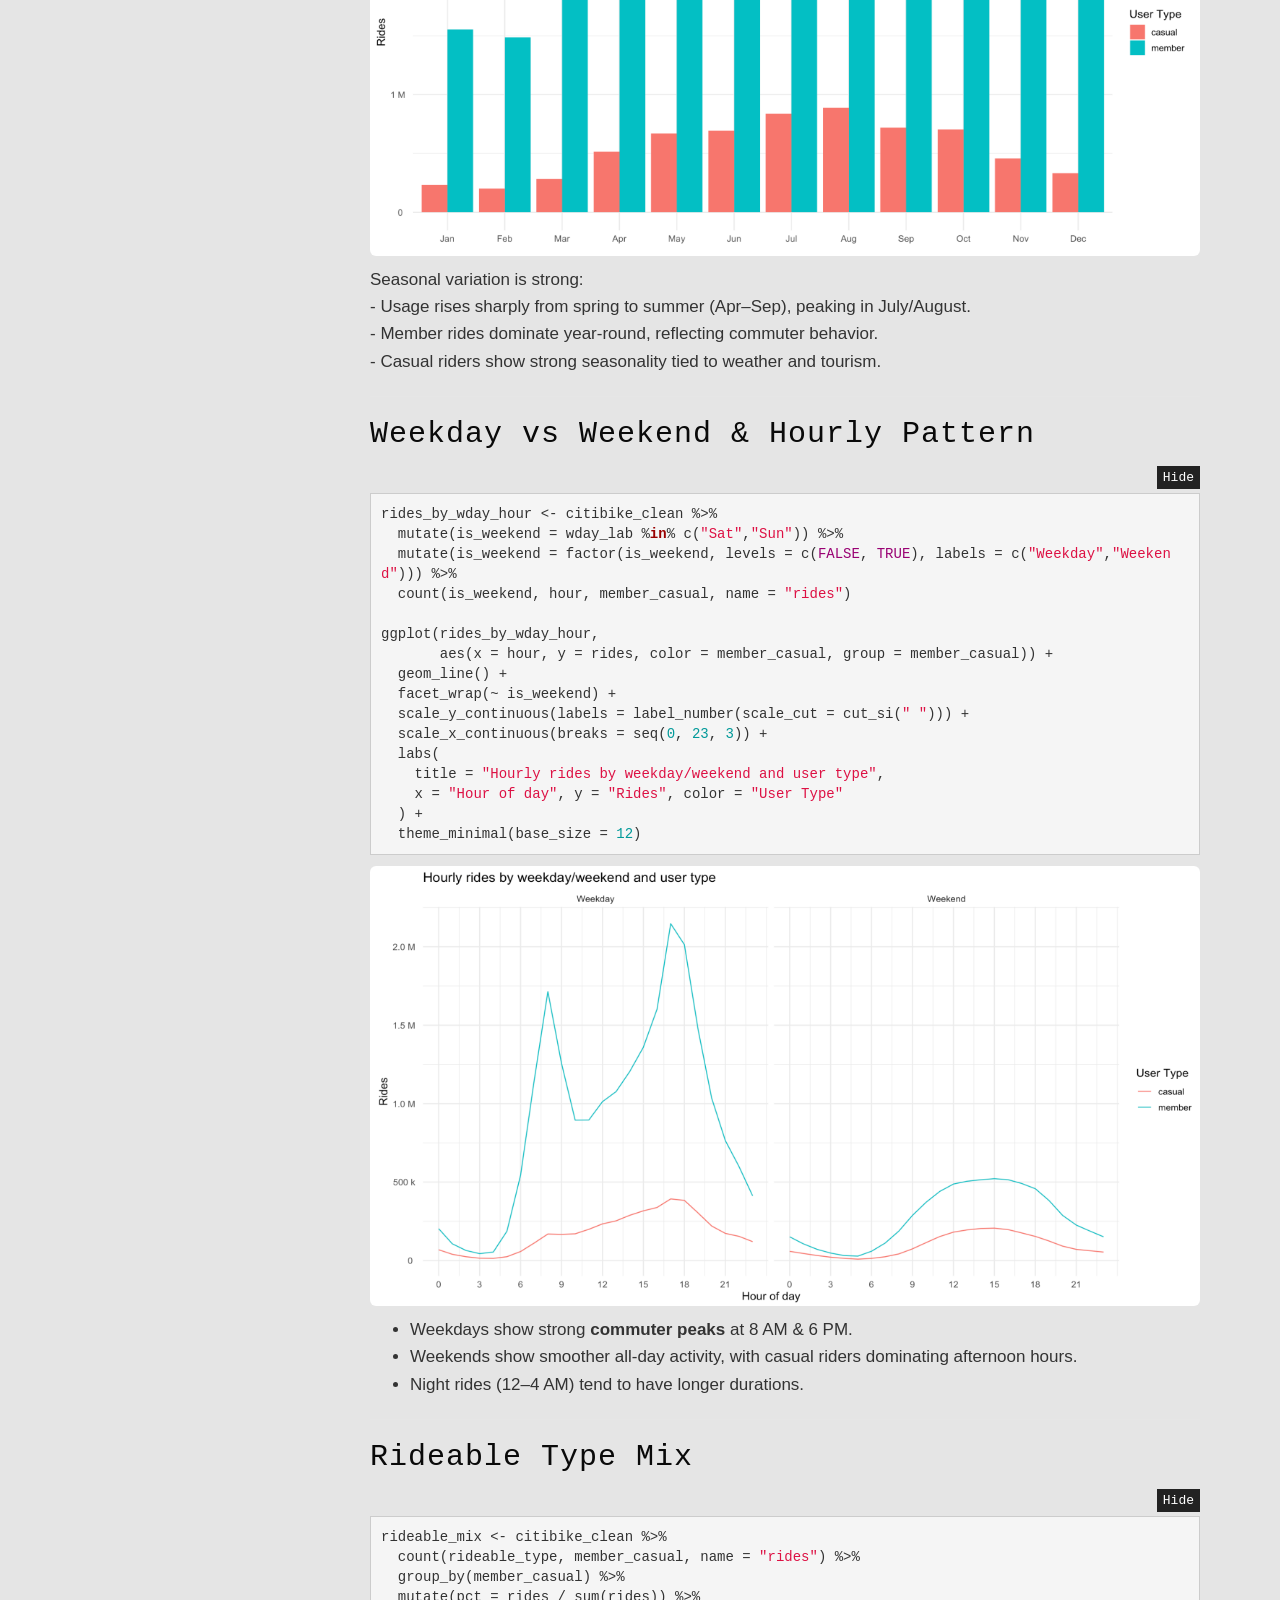
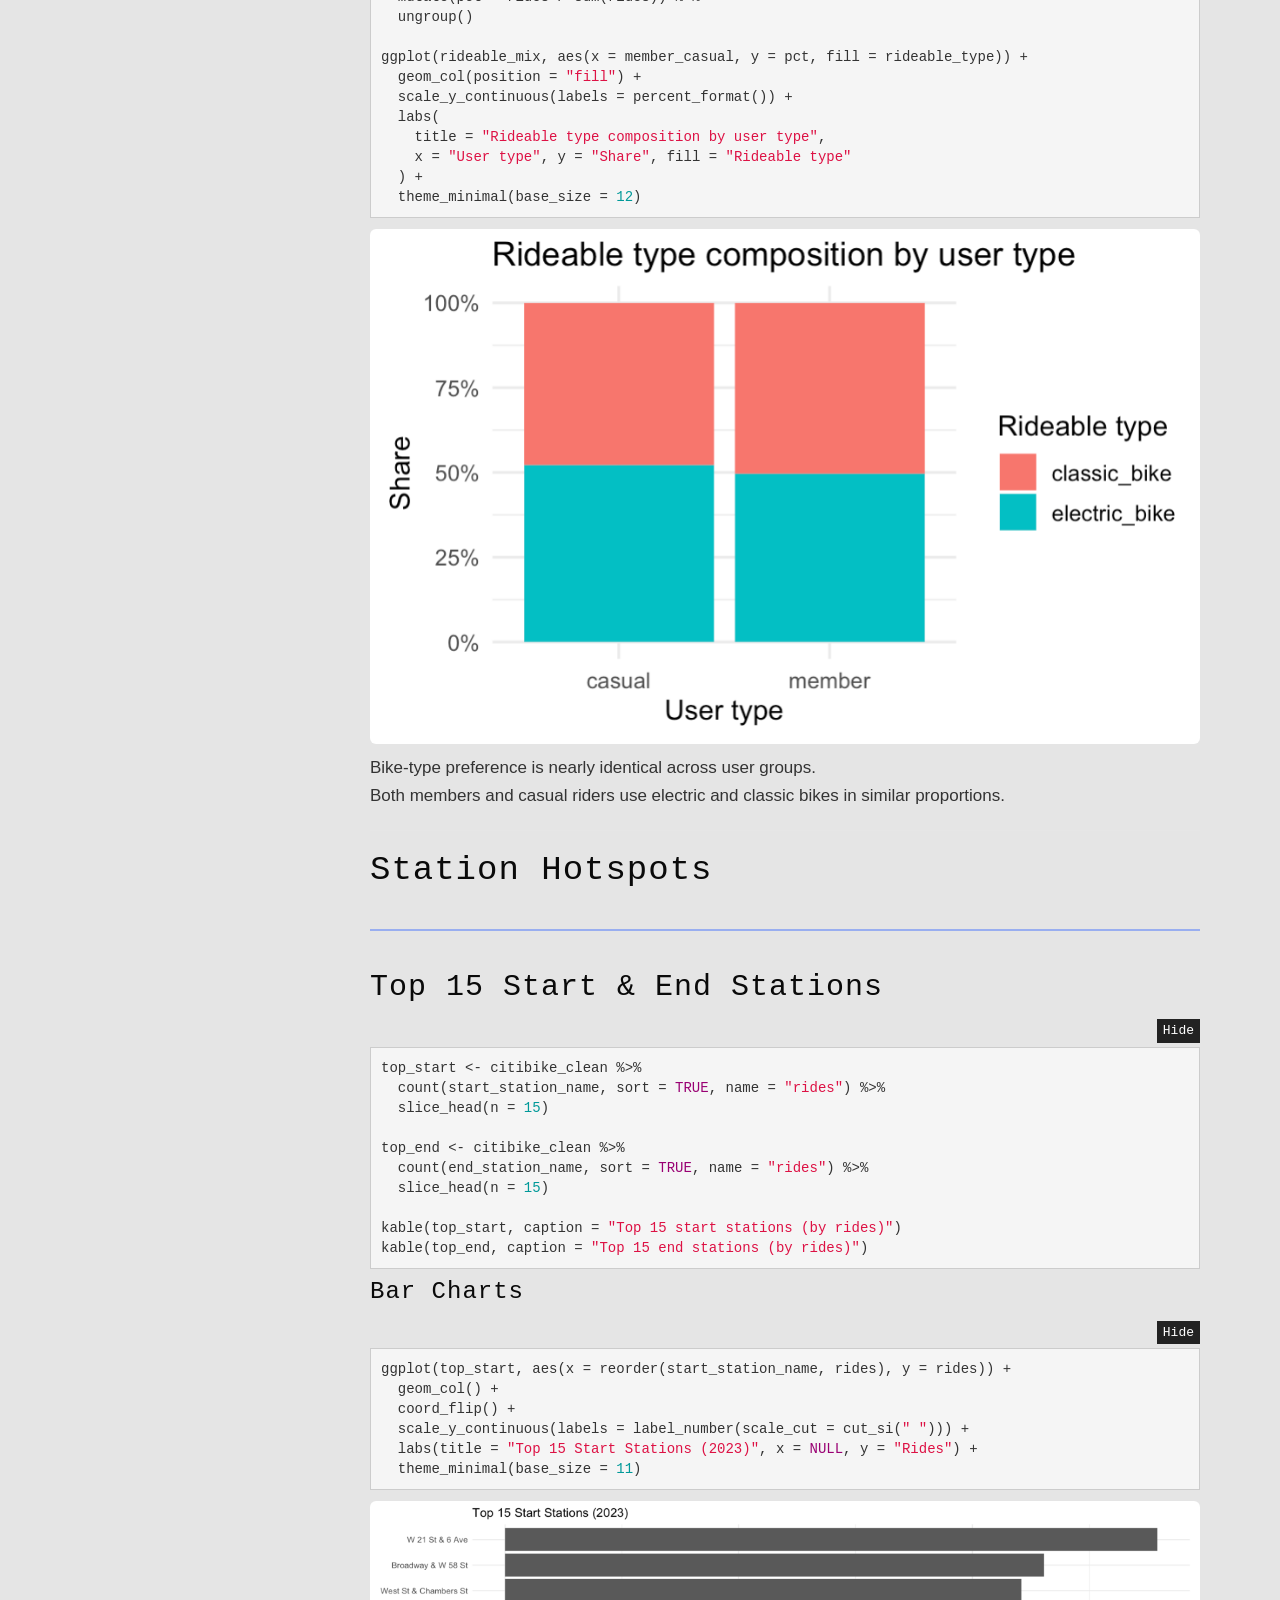
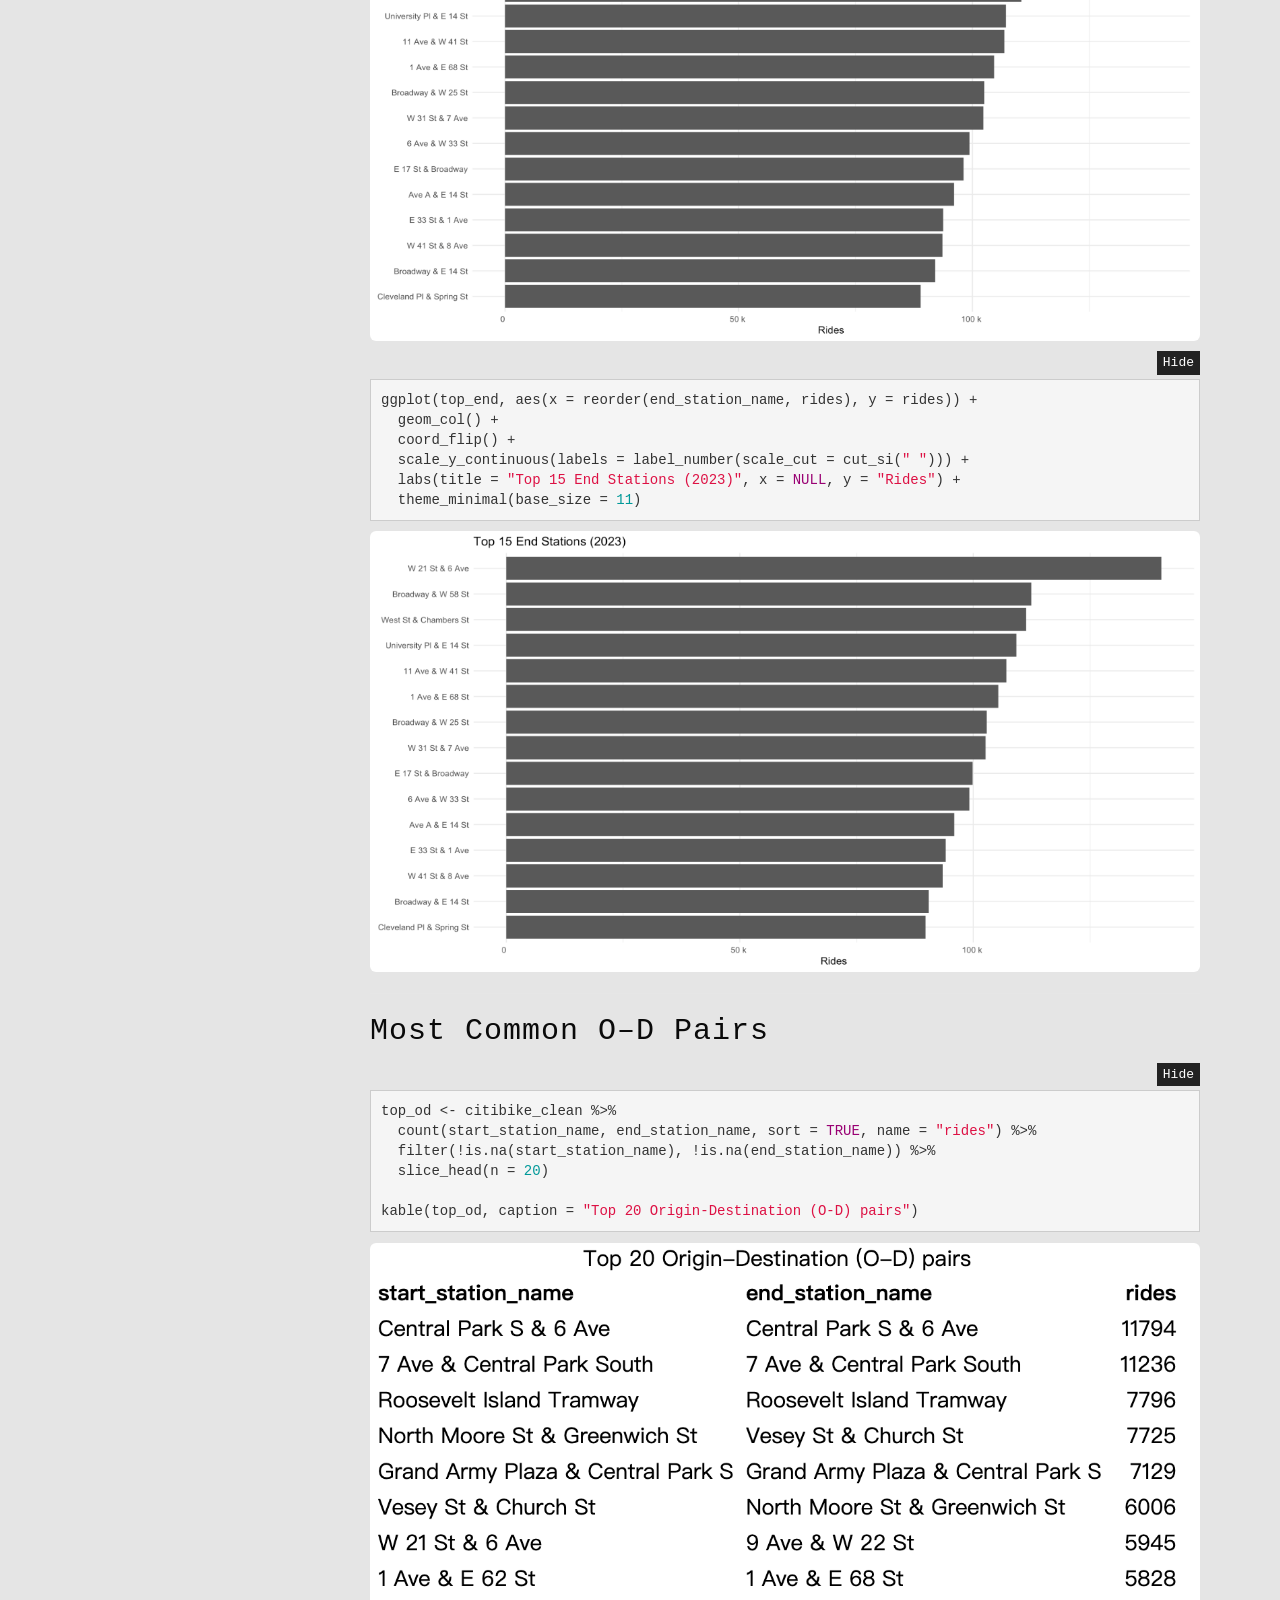
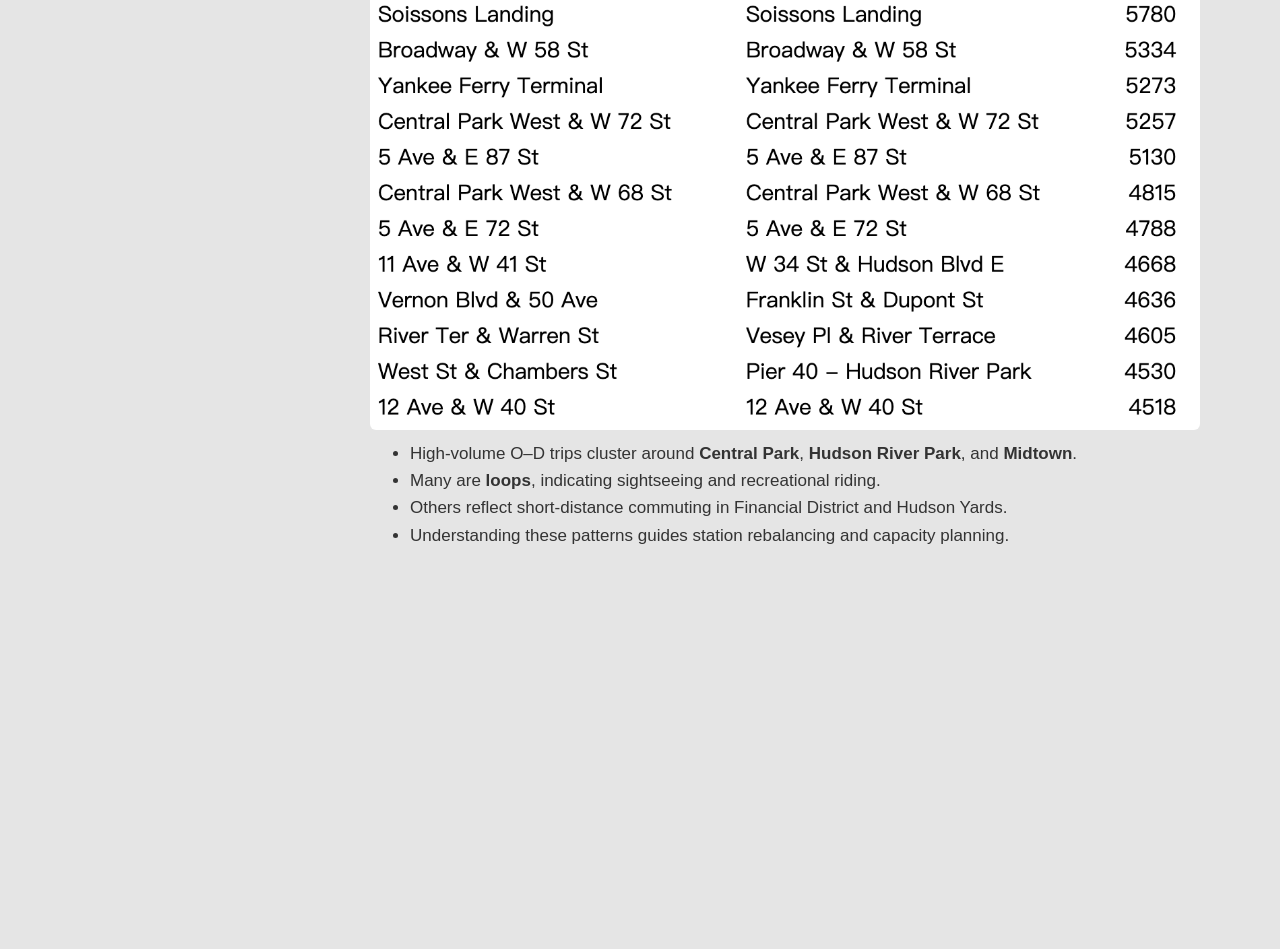
<file: docs/analysis_users.html>
<!DOCTYPE html>

<html>

<head>

<meta charset="utf-8" />
<meta name="generator" content="pandoc" />
<meta http-equiv="X-UA-Compatible" content="IE=EDGE" />




<title>User Patterns</title>

<script src="site_libs/header-attrs-2.30/header-attrs.js"></script>
<script src="site_libs/jquery-3.6.0/jquery-3.6.0.min.js"></script>
<meta name="viewport" content="width=device-width, initial-scale=1" />
<link href="site_libs/bootstrap-3.3.5/css/cosmo.min.css" rel="stylesheet" />
<script src="site_libs/bootstrap-3.3.5/js/bootstrap.min.js"></script>
<script src="site_libs/bootstrap-3.3.5/shim/html5shiv.min.js"></script>
<script src="site_libs/bootstrap-3.3.5/shim/respond.min.js"></script>
<style>h1 {font-size: 34px;}
       h1.title {font-size: 38px;}
       h2 {font-size: 30px;}
       h3 {font-size: 24px;}
       h4 {font-size: 18px;}
       h5 {font-size: 16px;}
       h6 {font-size: 12px;}
       code {color: inherit; background-color: rgba(0, 0, 0, 0.04);}
       pre:not([class]) { background-color: white }</style>
<script src="site_libs/jqueryui-1.13.2/jquery-ui.min.js"></script>
<link href="site_libs/tocify-1.9.1/jquery.tocify.css" rel="stylesheet" />
<script src="site_libs/tocify-1.9.1/jquery.tocify.js"></script>
<script src="site_libs/navigation-1.1/tabsets.js"></script>
<script src="site_libs/navigation-1.1/codefolding.js"></script>
<link href="site_libs/highlightjs-9.12.0/default.css" rel="stylesheet" />
<script src="site_libs/highlightjs-9.12.0/highlight.js"></script>
<link href="site_libs/font-awesome-6.5.2/css/all.min.css" rel="stylesheet" />
<link href="site_libs/font-awesome-6.5.2/css/v4-shims.min.css" rel="stylesheet" />
<link rel="icon" type="image/png" href="images/logo_bike.png">

<link href="https://fonts.googleapis.com/css2?family=Inter:wght@400;600;700&display=swap" rel="stylesheet">

<style type="text/css">
  code{white-space: pre-wrap;}
  span.smallcaps{font-variant: small-caps;}
  span.underline{text-decoration: underline;}
  div.column{display: inline-block; vertical-align: top; width: 50%;}
  div.hanging-indent{margin-left: 1.5em; text-indent: -1.5em;}
  ul.task-list{list-style: none;}
    </style>

<style type="text/css">code{white-space: pre;}</style>
<script type="text/javascript">
if (window.hljs) {
  hljs.configure({languages: []});
  hljs.initHighlightingOnLoad();
  if (document.readyState && document.readyState === "complete") {
    window.setTimeout(function() { hljs.initHighlighting(); }, 0);
  }
}
</script>






<link rel="stylesheet" href="styles.css" type="text/css" />



<style type = "text/css">
.main-container {
  max-width: 940px;
  margin-left: auto;
  margin-right: auto;
}
img {
  max-width:100%;
}
.tabbed-pane {
  padding-top: 12px;
}
.html-widget {
  margin-bottom: 20px;
}
button.code-folding-btn:focus {
  outline: none;
}
summary {
  display: list-item;
}
details > summary > p:only-child {
  display: inline;
}
pre code {
  padding: 0;
}
</style>


<style type="text/css">
.dropdown-submenu {
  position: relative;
}
.dropdown-submenu>.dropdown-menu {
  top: 0;
  left: 100%;
  margin-top: -6px;
  margin-left: -1px;
  border-radius: 0 6px 6px 6px;
}
.dropdown-submenu:hover>.dropdown-menu {
  display: block;
}
.dropdown-submenu>a:after {
  display: block;
  content: " ";
  float: right;
  width: 0;
  height: 0;
  border-color: transparent;
  border-style: solid;
  border-width: 5px 0 5px 5px;
  border-left-color: #cccccc;
  margin-top: 5px;
  margin-right: -10px;
}
.dropdown-submenu:hover>a:after {
  border-left-color: #adb5bd;
}
.dropdown-submenu.pull-left {
  float: none;
}
.dropdown-submenu.pull-left>.dropdown-menu {
  left: -100%;
  margin-left: 10px;
  border-radius: 6px 0 6px 6px;
}
</style>

<script type="text/javascript">
// manage active state of menu based on current page
$(document).ready(function () {
  // active menu anchor
  href = window.location.pathname
  href = href.substr(href.lastIndexOf('/') + 1)
  if (href === "")
    href = "index.html";
  var menuAnchor = $('a[href="' + href + '"]');

  // mark the anchor link active (and if it's in a dropdown, also mark that active)
  var dropdown = menuAnchor.closest('li.dropdown');
  if (window.bootstrap) { // Bootstrap 4+
    menuAnchor.addClass('active');
    dropdown.find('> .dropdown-toggle').addClass('active');
  } else { // Bootstrap 3
    menuAnchor.parent().addClass('active');
    dropdown.addClass('active');
  }

  // Navbar adjustments
  var navHeight = $(".navbar").first().height() + 15;
  var style = document.createElement('style');
  var pt = "padding-top: " + navHeight + "px; ";
  var mt = "margin-top: -" + navHeight + "px; ";
  var css = "";
  // offset scroll position for anchor links (for fixed navbar)
  for (var i = 1; i <= 6; i++) {
    css += ".section h" + i + "{ " + pt + mt + "}\n";
  }
  style.innerHTML = "body {" + pt + "padding-bottom: 40px; }\n" + css;
  document.head.appendChild(style);
});
</script>

<!-- tabsets -->

<style type="text/css">
.tabset-dropdown > .nav-tabs {
  display: inline-table;
  max-height: 500px;
  min-height: 44px;
  overflow-y: auto;
  border: 1px solid #ddd;
  border-radius: 4px;
}

.tabset-dropdown > .nav-tabs > li.active:before, .tabset-dropdown > .nav-tabs.nav-tabs-open:before {
  content: "\e259";
  font-family: 'Glyphicons Halflings';
  display: inline-block;
  padding: 10px;
  border-right: 1px solid #ddd;
}

.tabset-dropdown > .nav-tabs.nav-tabs-open > li.active:before {
  content: "\e258";
  font-family: 'Glyphicons Halflings';
  border: none;
}

.tabset-dropdown > .nav-tabs > li.active {
  display: block;
}

.tabset-dropdown > .nav-tabs > li > a,
.tabset-dropdown > .nav-tabs > li > a:focus,
.tabset-dropdown > .nav-tabs > li > a:hover {
  border: none;
  display: inline-block;
  border-radius: 4px;
  background-color: transparent;
}

.tabset-dropdown > .nav-tabs.nav-tabs-open > li {
  display: block;
  float: none;
}

.tabset-dropdown > .nav-tabs > li {
  display: none;
}
</style>

<!-- code folding -->
<style type="text/css">
.code-folding-btn { margin-bottom: 4px; }
</style>



<style type="text/css">

#TOC {
  margin: 25px 0px 20px 0px;
}
@media (max-width: 768px) {
#TOC {
  position: relative;
  width: 100%;
}
}

@media print {
.toc-content {
  /* see https://github.com/w3c/csswg-drafts/issues/4434 */
  float: right;
}
}

.toc-content {
  padding-left: 30px;
  padding-right: 40px;
}

div.main-container {
  max-width: 1200px;
}

div.tocify {
  width: 20%;
  max-width: 260px;
  max-height: 85%;
}

@media (min-width: 768px) and (max-width: 991px) {
  div.tocify {
    width: 25%;
  }
}

@media (max-width: 767px) {
  div.tocify {
    width: 100%;
    max-width: none;
  }
}

.tocify ul, .tocify li {
  line-height: 20px;
}

.tocify-subheader .tocify-item {
  font-size: 0.90em;
}

.tocify .list-group-item {
  border-radius: 0px;
}

.tocify-subheader {
  display: inline;
}
.tocify-subheader .tocify-item {
  font-size: 0.95em;
}

</style>



</head>

<body>


<div class="container-fluid main-container">


<!-- setup 3col/9col grid for toc_float and main content  -->
<div class="row">
<div class="col-xs-12 col-sm-4 col-md-3">
<div id="TOC" class="tocify">
</div>
</div>

<div class="toc-content col-xs-12 col-sm-8 col-md-9">




<div class="navbar navbar-default  navbar-fixed-top" role="navigation">
  <div class="container">
    <div class="navbar-header">
      <button type="button" class="navbar-toggle collapsed" data-toggle="collapse" data-bs-toggle="collapse" data-target="#navbar" data-bs-target="#navbar">
        <span class="icon-bar"></span>
        <span class="icon-bar"></span>
        <span class="icon-bar"></span>
      </button>
      <a class="navbar-brand" href="index.html"><img src='images/logo_bike.png' class='nav-logo' /> </a>
    </div>
    <div id="navbar" class="navbar-collapse collapse">
      <ul class="nav navbar-nav">
        <li>
  <a href="index.html">
    <span class="fa fa-home"></span>
     
    Home
  </a>
</li>
<li>
  <a href="proposal.html">
    <span class="fa fa-book"></span>
     
    Proposal
  </a>
</li>
<li>
  <a href="data.html">
    <span class="fa fa-cogs"></span>
     
    Data
  </a>
</li>
<li class="dropdown">
  <a href="#" class="dropdown-toggle" data-toggle="dropdown" role="button" data-bs-toggle="dropdown" aria-expanded="false">
    <span class="fa fa-chart-bar"></span>
     
    Analysis
     
    <span class="caret"></span>
  </a>
  <ul class="dropdown-menu" role="menu">
    <li>
      <a href="analysis_spatial.html">Spatial Patterns</a>
    </li>
    <li>
      <a href="analysis_temporal.html">Temporal Patterns</a>
    </li>
    <li>
      <a href="analysis_users.html">User Patterns</a>
    </li>
  </ul>
</li>
<li>
  <a href="report.html">
    <span class="fa fa-file-text"></span>
     
    Report
  </a>
</li>
<li class="dropdown">
  <a href="#" class="dropdown-toggle" data-toggle="dropdown" role="button" data-bs-toggle="dropdown" aria-expanded="false">
    <span class="fa fa-users"></span>
     
    Team
     
    <span class="caret"></span>
  </a>
  <ul class="dropdown-menu" role="menu">
    <li>
      <a href="team_members.html">Team Members</a>
    </li>
    <li>
      <a href="mailto:zx2528@cumc.columbia.edu">Contact Us</a>
    </li>
  </ul>
</li>
      </ul>
      <ul class="nav navbar-nav navbar-right">
        <li>
  <a href="https://github.com/ZizhiXia/p8105_2025final">
    <span class="fa fa-github fa-lg"></span>
     
  </a>
</li>
<li>
  <a href="https://youtu.be/4YGVzvdbU1g">
    <span class="fa fa-youtube fa-lg"></span>
     
  </a>
</li>
      </ul>
    </div><!--/.nav-collapse -->
  </div><!--/.container -->
</div><!--/.navbar -->

<div id="header">

<div class="btn-group pull-right float-right">
<button type="button" class="btn btn-default btn-xs btn-secondary btn-sm dropdown-toggle" data-toggle="dropdown" data-bs-toggle="dropdown" aria-haspopup="true" aria-expanded="false"><span>Code</span> <span class="caret"></span></button>
<ul class="dropdown-menu dropdown-menu-right" style="min-width: 50px;">
<li><a id="rmd-show-all-code" href="#">Show All Code</a></li>
<li><a id="rmd-hide-all-code" href="#">Hide All Code</a></li>
</ul>
</div>



<h1 class="title toc-ignore">User Patterns</h1>

</div>


<script>
document.addEventListener("DOMContentLoaded", function() {

  // Wait until tocify has built the TOC
  let checkTOC = setInterval(function() {

    // Ensures headers exist
    if (document.querySelectorAll(".tocify-header").length > 0) {
      clearInterval(checkTOC);

      // Step 1: hide all H2 sections
      document.querySelectorAll(".tocify-subheader").forEach(function(ul){
        ul.style.display = "none";
      });

      // Step 2: Add click behavior to all H1 list items
      document.querySelectorAll(".tocify-item").forEach(function(header) {
        
        // clickable
        header.style.cursor = "pointer";

        header.addEventListener("click", function() {
          // find the ul.tocify-subheader immediately following this header
          let sub = header.nextElementSibling;

          if (sub && sub.classList.contains("tocify-subheader")) {
            // toggle show/hide
            if (sub.style.display === "none") {
              sub.style.display = "block";
            } else {
              sub.style.display = "none";
            }
          }
        });
      });

    }
  }, 200);
});
</script>
<div class="subpage-body">
<div id="users-patterns-overview" class="section level1">
<h1>Users Patterns Overview</h1>
<div class="section-divider">

</div>
<p>This section analyzes <strong>how different user types (member
vs. casual)</strong> behave when using CitiBike.<br />
We investigate data ingestion, cleaning, exploratory summaries, seasonal
trends, hourly usage, and station-level hotspots.</p>
<hr />
</div>
<div id="data-import-and-assembly" class="section level1">
<h1>Data Import and Assembly</h1>
<div class="section-divider">

</div>
<div id="load-packages" class="section level2">
<h2>Load packages</h2>
<pre class="r"><code>knitr::opts_chunk$set(
  echo = TRUE, message = FALSE, warning = FALSE, fig.width = 8, fig.height = 5
)

suppressPackageStartupMessages({
  library(tidyverse)
  library(lubridate)
  library(scales)
  library(glue)
  library(knitr)
  library(readr)
  library(purrr)
  library(dplyr)
})</code></pre>
<p>Dataset source: <a href="https://citibikenyc.com/system-data"
class="uri">https://citibikenyc.com/system-data</a><br />
Columns include:<br />
<code>ride_id</code>, <code>rideable_type</code>,
<code>started_at</code>, <code>ended_at</code>, station names/IDs,
coordinates, and membership status.</p>
<hr />
</div>
<div id="data-cleaning" class="section level2">
<h2>Data Cleaning</h2>
<div class="section-divider">

</div>
<div id="prepare-output-paths" class="section level3">
<h3>Prepare output paths</h3>
<pre class="r"><code>RAW_DIR &lt;- params$raw_dir
OUT_DIR &lt;- params$out_dir
OUT_FILE &lt;- file.path(OUT_DIR, params$out_file)

dir.create(OUT_DIR, showWarnings = FALSE, recursive = TRUE)</code></pre>
</div>
<div id="column-specification-and-reading" class="section level3">
<h3>Column specification and reading</h3>
<pre class="r"><code>col_spec &lt;- cols(
  ride_id            = col_character(),
  rideable_type      = col_character(),
  started_at         = col_character(),
  ended_at           = col_character(),
  start_station_name = col_character(),
  start_station_id   = col_character(),
  end_station_name   = col_character(),
  end_station_id     = col_character(),
  start_lat          = col_double(),
  start_lng          = col_double(),
  end_lat            = col_double(),
  end_lng            = col_double(),
  member_casual      = col_character()
)

file_list &lt;- list.files(RAW_DIR, pattern = &quot;\\.csv$&quot;, full.names = TRUE)
stopifnot(length(file_list) &gt; 0)

citibike_raw &lt;- file_list %&gt;%
  map(~ read_csv(.x, col_types = col_spec, progress = TRUE)) %&gt;%
  bind_rows()</code></pre>
</div>
<div id="clean-and-keep-2023-only" class="section level3">
<h3>Clean and keep 2023 only</h3>
<pre class="r"><code>citibike_clean &lt;- citibike_raw %&gt;%
  mutate(
    started_at = ymd_hms(started_at, quiet = TRUE),
    ended_at   = ymd_hms(ended_at, quiet = TRUE),
    duration_min = as.numeric(difftime(ended_at, started_at, units = &quot;mins&quot;)),
    duration_hr  = duration_min / 60,
    date      = as_date(started_at),
    month_lab = factor(month(started_at, label = TRUE, abbr = TRUE),
                       levels = month.abb, ordered = TRUE),
    wday_lab  = factor(wday(started_at, label = TRUE, abbr = TRUE),
                       levels = c(&quot;Sun&quot;,&quot;Mon&quot;,&quot;Tue&quot;,&quot;Wed&quot;,&quot;Thu&quot;,&quot;Fri&quot;,&quot;Sat&quot;), ordered = TRUE),
    hour      = hour(started_at),
    member_casual = tolower(member_casual)
  ) %&gt;%
  filter(
    duration_min &gt;= 1,
    duration_min &lt;= 360,
    !is.na(start_station_name),
    !is.na(end_station_name)
  ) %&gt;%
  distinct(ride_id, .keep_all = TRUE)

# Save cleaned file
readr::write_csv(citibike_clean, OUT_FILE)</code></pre>
<hr />
</div>
</div>
</div>
<div id="exploratory-data-analysis" class="section level1">
<h1>Exploratory Data Analysis</h1>
<div class="section-divider">

</div>
<div id="monthly-rides-by-user-type" class="section level2">
<h2>Monthly Rides by User Type</h2>
<pre class="r"><code>rides_by_month_user &lt;- citibike_clean %&gt;%
  count(month_lab, member_casual, name = &quot;rides&quot;) %&gt;%
  mutate(month_lab = factor(month_lab, levels = month.abb, ordered = TRUE))

ggplot(rides_by_month_user,
       aes(x = month_lab, y = rides, fill = member_casual)) +
  geom_col(position = &quot;dodge&quot;) +
  scale_y_continuous(labels = label_number(scale_cut = cut_si(&quot; &quot;))) +
  labs(
    title = &quot;Monthly rides by user type (2023)&quot;,
    x = NULL, y = &quot;Rides&quot;, fill = &quot;User Type&quot;
  ) +
  theme_minimal(base_size = 12)</code></pre>
<div class="figure-container">
<p><img src="images/users1.png" style="width:100%; max-width:900px; border-radius:6px;"></p>
</div>
<p>Seasonal variation is strong:<br />
- Usage rises sharply from spring to summer (Apr–Sep), peaking in
July/August.<br />
- Member rides dominate year-round, reflecting commuter behavior.<br />
- Casual riders show strong seasonality tied to weather and tourism.</p>
<hr />
</div>
<div id="weekday-vs-weekend-hourly-pattern" class="section level2">
<h2>Weekday vs Weekend &amp; Hourly Pattern</h2>
<pre class="r"><code>rides_by_wday_hour &lt;- citibike_clean %&gt;%
  mutate(is_weekend = wday_lab %in% c(&quot;Sat&quot;,&quot;Sun&quot;)) %&gt;%
  mutate(is_weekend = factor(is_weekend, levels = c(FALSE, TRUE), labels = c(&quot;Weekday&quot;,&quot;Weekend&quot;))) %&gt;%
  count(is_weekend, hour, member_casual, name = &quot;rides&quot;)

ggplot(rides_by_wday_hour,
       aes(x = hour, y = rides, color = member_casual, group = member_casual)) +
  geom_line() +
  facet_wrap(~ is_weekend) +
  scale_y_continuous(labels = label_number(scale_cut = cut_si(&quot; &quot;))) +
  scale_x_continuous(breaks = seq(0, 23, 3)) +
  labs(
    title = &quot;Hourly rides by weekday/weekend and user type&quot;,
    x = &quot;Hour of day&quot;, y = &quot;Rides&quot;, color = &quot;User Type&quot;
  ) +
  theme_minimal(base_size = 12)</code></pre>
<div class="figure-container">
<p><img src="images/users2.png" style="width:100%; max-width:900px; border-radius:6px;"></p>
</div>
<ul>
<li>Weekdays show strong <strong>commuter peaks</strong> at 8 AM &amp; 6
PM.<br />
</li>
<li>Weekends show smoother all-day activity, with casual riders
dominating afternoon hours.<br />
</li>
<li>Night rides (12–4 AM) tend to have longer durations.</li>
</ul>
<hr />
</div>
<div id="rideable-type-mix" class="section level2">
<h2>Rideable Type Mix</h2>
<pre class="r"><code>rideable_mix &lt;- citibike_clean %&gt;%
  count(rideable_type, member_casual, name = &quot;rides&quot;) %&gt;%
  group_by(member_casual) %&gt;%
  mutate(pct = rides / sum(rides)) %&gt;%
  ungroup()

ggplot(rideable_mix, aes(x = member_casual, y = pct, fill = rideable_type)) +
  geom_col(position = &quot;fill&quot;) +
  scale_y_continuous(labels = percent_format()) +
  labs(
    title = &quot;Rideable type composition by user type&quot;,
    x = &quot;User type&quot;, y = &quot;Share&quot;, fill = &quot;Rideable type&quot;
  ) +
  theme_minimal(base_size = 12)</code></pre>
<div class="figure-container">
<p><img src="images/users3.png" style="width:100%; max-width:900px; border-radius:6px;"></p>
</div>
<p>Bike-type preference is nearly identical across user groups.<br />
Both members and casual riders use electric and classic bikes in similar
proportions.</p>
<hr />
</div>
</div>
<div id="station-hotspots" class="section level1">
<h1>Station Hotspots</h1>
<div class="section-divider">

</div>
<div id="top-15-start-end-stations" class="section level2">
<h2>Top 15 Start &amp; End Stations</h2>
<pre class="r"><code>top_start &lt;- citibike_clean %&gt;%
  count(start_station_name, sort = TRUE, name = &quot;rides&quot;) %&gt;%
  slice_head(n = 15)

top_end &lt;- citibike_clean %&gt;%
  count(end_station_name, sort = TRUE, name = &quot;rides&quot;) %&gt;%
  slice_head(n = 15)

kable(top_start, caption = &quot;Top 15 start stations (by rides)&quot;)
kable(top_end, caption = &quot;Top 15 end stations (by rides)&quot;)</code></pre>
<div id="bar-charts" class="section level3">
<h3>Bar Charts</h3>
<pre class="r"><code>ggplot(top_start, aes(x = reorder(start_station_name, rides), y = rides)) +
  geom_col() +
  coord_flip() +
  scale_y_continuous(labels = label_number(scale_cut = cut_si(&quot; &quot;))) +
  labs(title = &quot;Top 15 Start Stations (2023)&quot;, x = NULL, y = &quot;Rides&quot;) +
  theme_minimal(base_size = 11)</code></pre>
<div class="figure-container">
<p><img src="images/users4.png" style="width:100%; max-width:900px; border-radius:6px;"></p>
</div>
<pre class="r"><code>ggplot(top_end, aes(x = reorder(end_station_name, rides), y = rides)) +
  geom_col() +
  coord_flip() +
  scale_y_continuous(labels = label_number(scale_cut = cut_si(&quot; &quot;))) +
  labs(title = &quot;Top 15 End Stations (2023)&quot;, x = NULL, y = &quot;Rides&quot;) +
  theme_minimal(base_size = 11)</code></pre>
<div class="figure-container">
<p><img src="images/users5.png" style="width:100%; max-width:900px; border-radius:6px;"></p>
</div>
<hr />
</div>
</div>
<div id="most-common-od-pairs" class="section level2">
<h2>Most Common O–D Pairs</h2>
<pre class="r"><code>top_od &lt;- citibike_clean %&gt;%
  count(start_station_name, end_station_name, sort = TRUE, name = &quot;rides&quot;) %&gt;%
  filter(!is.na(start_station_name), !is.na(end_station_name)) %&gt;%
  slice_head(n = 20)

kable(top_od, caption = &quot;Top 20 Origin-Destination (O-D) pairs&quot;)</code></pre>
<div class="figure-container">
<p><img src="images/users6.png" style="width:100%; max-width:900px; border-radius:6px;"></p>
</div>
<ul>
<li>High-volume O–D trips cluster around <strong>Central Park</strong>,
<strong>Hudson River Park</strong>, and <strong>Midtown</strong>.<br />
</li>
<li>Many are <strong>loops</strong>, indicating sightseeing and
recreational riding.<br />
</li>
<li>Others reflect short-distance commuting in Financial District and
Hudson Yards.<br />
</li>
<li>Understanding these patterns guides station rebalancing and capacity
planning.</li>
</ul>
</div>
</div>
</div>



</div>
</div>

</div>

<script>

// add bootstrap table styles to pandoc tables
function bootstrapStylePandocTables() {
  $('tr.odd').parent('tbody').parent('table').addClass('table table-condensed');
}
$(document).ready(function () {
  bootstrapStylePandocTables();
});


</script>

<!-- tabsets -->

<script>
$(document).ready(function () {
  window.buildTabsets("TOC");
});

$(document).ready(function () {
  $('.tabset-dropdown > .nav-tabs > li').click(function () {
    $(this).parent().toggleClass('nav-tabs-open');
  });
});
</script>

<!-- code folding -->
<script>
$(document).ready(function () {
  window.initializeCodeFolding("show" === "show");
});
</script>

<script>
$(document).ready(function ()  {

    // temporarily add toc-ignore selector to headers for the consistency with Pandoc
    $('.unlisted.unnumbered').addClass('toc-ignore')

    // move toc-ignore selectors from section div to header
    $('div.section.toc-ignore')
        .removeClass('toc-ignore')
        .children('h1,h2,h3,h4,h5').addClass('toc-ignore');

    // establish options
    var options = {
      selectors: "h1,h2,h3",
      theme: "bootstrap3",
      context: '.toc-content',
      hashGenerator: function (text) {
        return text.replace(/[.\\/?&!#<>]/g, '').replace(/\s/g, '_');
      },
      ignoreSelector: ".toc-ignore",
      scrollTo: 0
    };
    options.showAndHide = false;
    options.smoothScroll = true;

    // tocify
    var toc = $("#TOC").tocify(options).data("toc-tocify");
});
</script>

<!-- dynamically load mathjax for compatibility with self-contained -->
<script>
  (function () {
    var script = document.createElement("script");
    script.type = "text/javascript";
    script.src  = "https://mathjax.rstudio.com/latest/MathJax.js?config=TeX-AMS-MML_HTMLorMML";
    document.getElementsByTagName("head")[0].appendChild(script);
  })();
</script>

</body>
</html>
</file>
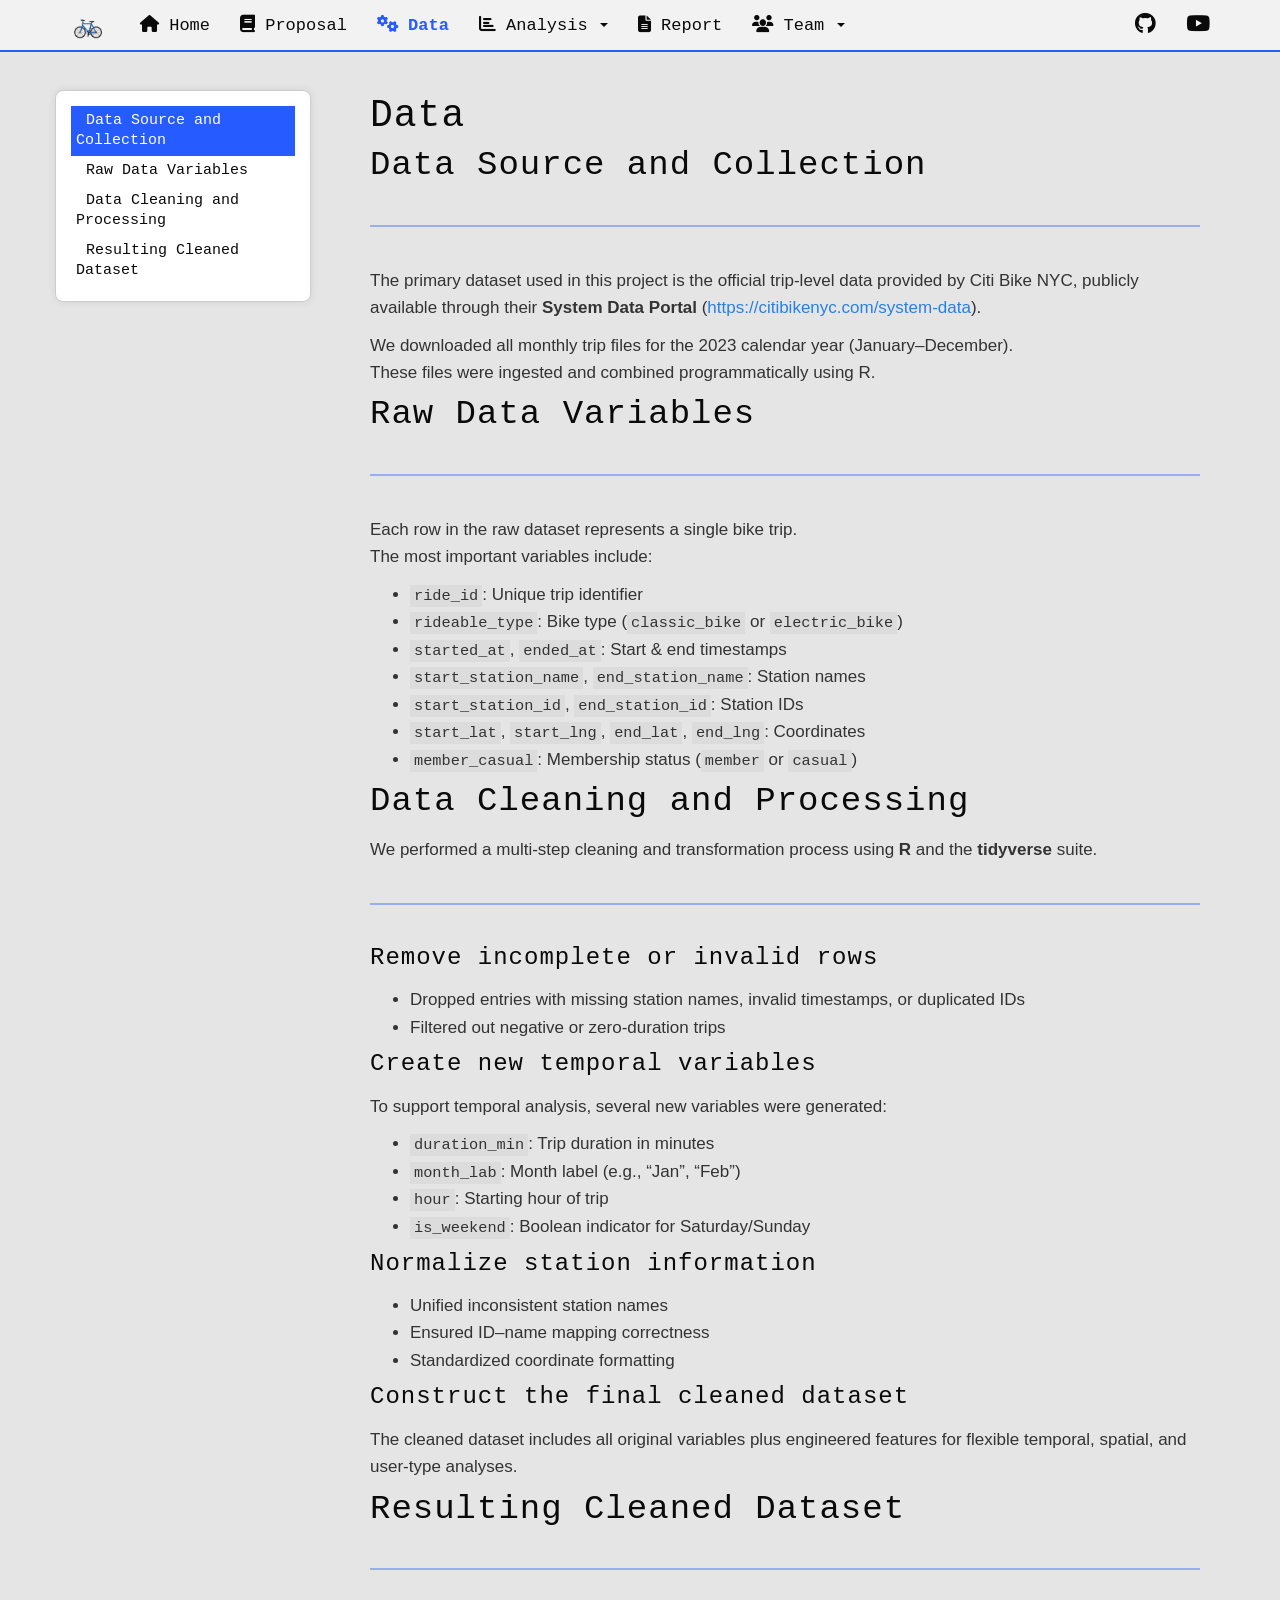
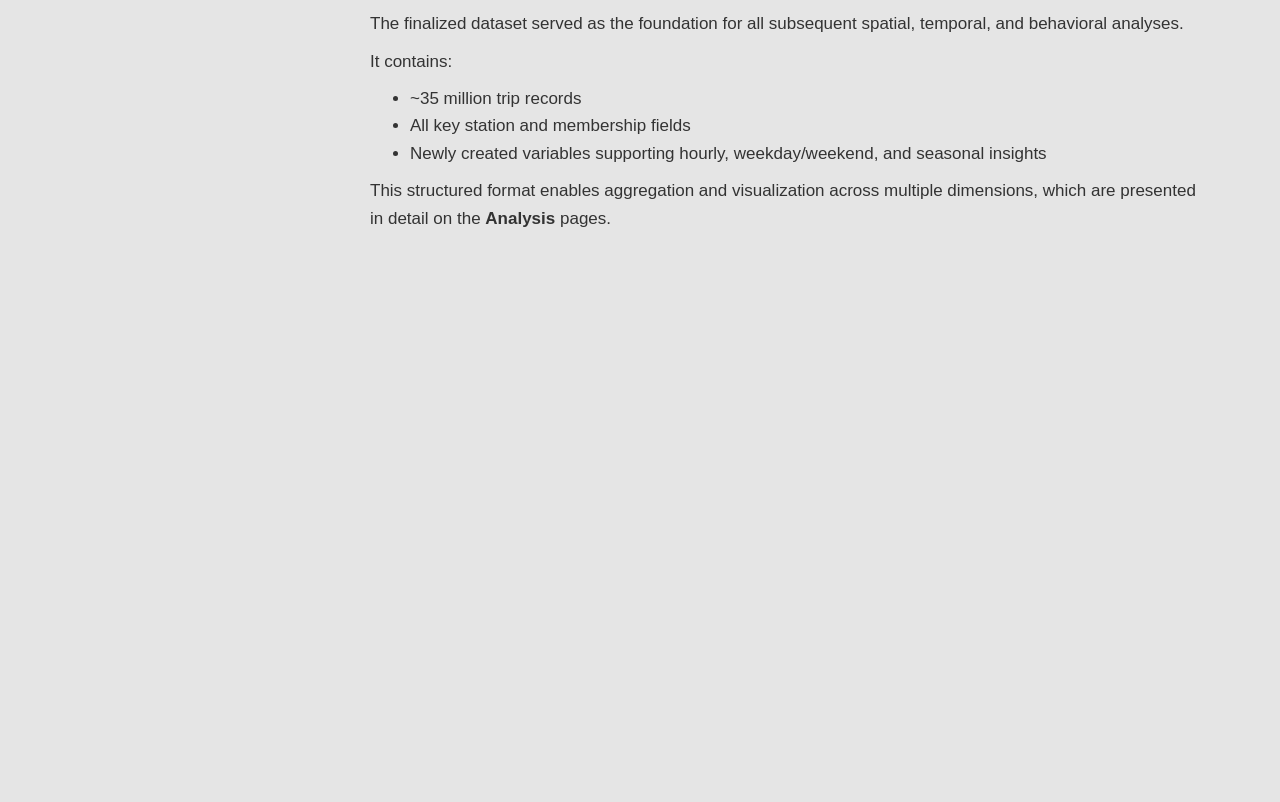
<file: docs/data.html>
<!DOCTYPE html>

<html>

<head>

<meta charset="utf-8" />
<meta name="generator" content="pandoc" />
<meta http-equiv="X-UA-Compatible" content="IE=EDGE" />




<title>Data</title>

<script src="site_libs/header-attrs-2.30/header-attrs.js"></script>
<script src="site_libs/jquery-3.6.0/jquery-3.6.0.min.js"></script>
<meta name="viewport" content="width=device-width, initial-scale=1" />
<link href="site_libs/bootstrap-3.3.5/css/cosmo.min.css" rel="stylesheet" />
<script src="site_libs/bootstrap-3.3.5/js/bootstrap.min.js"></script>
<script src="site_libs/bootstrap-3.3.5/shim/html5shiv.min.js"></script>
<script src="site_libs/bootstrap-3.3.5/shim/respond.min.js"></script>
<style>h1 {font-size: 34px;}
       h1.title {font-size: 38px;}
       h2 {font-size: 30px;}
       h3 {font-size: 24px;}
       h4 {font-size: 18px;}
       h5 {font-size: 16px;}
       h6 {font-size: 12px;}
       code {color: inherit; background-color: rgba(0, 0, 0, 0.04);}
       pre:not([class]) { background-color: white }</style>
<script src="site_libs/jqueryui-1.13.2/jquery-ui.min.js"></script>
<link href="site_libs/tocify-1.9.1/jquery.tocify.css" rel="stylesheet" />
<script src="site_libs/tocify-1.9.1/jquery.tocify.js"></script>
<script src="site_libs/navigation-1.1/tabsets.js"></script>
<link href="site_libs/highlightjs-9.12.0/default.css" rel="stylesheet" />
<script src="site_libs/highlightjs-9.12.0/highlight.js"></script>
<link href="site_libs/font-awesome-6.5.2/css/all.min.css" rel="stylesheet" />
<link href="site_libs/font-awesome-6.5.2/css/v4-shims.min.css" rel="stylesheet" />
<link rel="icon" type="image/png" href="images/logo_bike.png">

<link href="https://fonts.googleapis.com/css2?family=Inter:wght@400;600;700&display=swap" rel="stylesheet">

<style type="text/css">
  code{white-space: pre-wrap;}
  span.smallcaps{font-variant: small-caps;}
  span.underline{text-decoration: underline;}
  div.column{display: inline-block; vertical-align: top; width: 50%;}
  div.hanging-indent{margin-left: 1.5em; text-indent: -1.5em;}
  ul.task-list{list-style: none;}
    </style>

<style type="text/css">code{white-space: pre;}</style>
<script type="text/javascript">
if (window.hljs) {
  hljs.configure({languages: []});
  hljs.initHighlightingOnLoad();
  if (document.readyState && document.readyState === "complete") {
    window.setTimeout(function() { hljs.initHighlighting(); }, 0);
  }
}
</script>






<link rel="stylesheet" href="styles.css" type="text/css" />



<style type = "text/css">
.main-container {
  max-width: 940px;
  margin-left: auto;
  margin-right: auto;
}
img {
  max-width:100%;
}
.tabbed-pane {
  padding-top: 12px;
}
.html-widget {
  margin-bottom: 20px;
}
button.code-folding-btn:focus {
  outline: none;
}
summary {
  display: list-item;
}
details > summary > p:only-child {
  display: inline;
}
pre code {
  padding: 0;
}
</style>


<style type="text/css">
.dropdown-submenu {
  position: relative;
}
.dropdown-submenu>.dropdown-menu {
  top: 0;
  left: 100%;
  margin-top: -6px;
  margin-left: -1px;
  border-radius: 0 6px 6px 6px;
}
.dropdown-submenu:hover>.dropdown-menu {
  display: block;
}
.dropdown-submenu>a:after {
  display: block;
  content: " ";
  float: right;
  width: 0;
  height: 0;
  border-color: transparent;
  border-style: solid;
  border-width: 5px 0 5px 5px;
  border-left-color: #cccccc;
  margin-top: 5px;
  margin-right: -10px;
}
.dropdown-submenu:hover>a:after {
  border-left-color: #adb5bd;
}
.dropdown-submenu.pull-left {
  float: none;
}
.dropdown-submenu.pull-left>.dropdown-menu {
  left: -100%;
  margin-left: 10px;
  border-radius: 6px 0 6px 6px;
}
</style>

<script type="text/javascript">
// manage active state of menu based on current page
$(document).ready(function () {
  // active menu anchor
  href = window.location.pathname
  href = href.substr(href.lastIndexOf('/') + 1)
  if (href === "")
    href = "index.html";
  var menuAnchor = $('a[href="' + href + '"]');

  // mark the anchor link active (and if it's in a dropdown, also mark that active)
  var dropdown = menuAnchor.closest('li.dropdown');
  if (window.bootstrap) { // Bootstrap 4+
    menuAnchor.addClass('active');
    dropdown.find('> .dropdown-toggle').addClass('active');
  } else { // Bootstrap 3
    menuAnchor.parent().addClass('active');
    dropdown.addClass('active');
  }

  // Navbar adjustments
  var navHeight = $(".navbar").first().height() + 15;
  var style = document.createElement('style');
  var pt = "padding-top: " + navHeight + "px; ";
  var mt = "margin-top: -" + navHeight + "px; ";
  var css = "";
  // offset scroll position for anchor links (for fixed navbar)
  for (var i = 1; i <= 6; i++) {
    css += ".section h" + i + "{ " + pt + mt + "}\n";
  }
  style.innerHTML = "body {" + pt + "padding-bottom: 40px; }\n" + css;
  document.head.appendChild(style);
});
</script>

<!-- tabsets -->

<style type="text/css">
.tabset-dropdown > .nav-tabs {
  display: inline-table;
  max-height: 500px;
  min-height: 44px;
  overflow-y: auto;
  border: 1px solid #ddd;
  border-radius: 4px;
}

.tabset-dropdown > .nav-tabs > li.active:before, .tabset-dropdown > .nav-tabs.nav-tabs-open:before {
  content: "\e259";
  font-family: 'Glyphicons Halflings';
  display: inline-block;
  padding: 10px;
  border-right: 1px solid #ddd;
}

.tabset-dropdown > .nav-tabs.nav-tabs-open > li.active:before {
  content: "\e258";
  font-family: 'Glyphicons Halflings';
  border: none;
}

.tabset-dropdown > .nav-tabs > li.active {
  display: block;
}

.tabset-dropdown > .nav-tabs > li > a,
.tabset-dropdown > .nav-tabs > li > a:focus,
.tabset-dropdown > .nav-tabs > li > a:hover {
  border: none;
  display: inline-block;
  border-radius: 4px;
  background-color: transparent;
}

.tabset-dropdown > .nav-tabs.nav-tabs-open > li {
  display: block;
  float: none;
}

.tabset-dropdown > .nav-tabs > li {
  display: none;
}
</style>

<!-- code folding -->



<style type="text/css">

#TOC {
  margin: 25px 0px 20px 0px;
}
@media (max-width: 768px) {
#TOC {
  position: relative;
  width: 100%;
}
}

@media print {
.toc-content {
  /* see https://github.com/w3c/csswg-drafts/issues/4434 */
  float: right;
}
}

.toc-content {
  padding-left: 30px;
  padding-right: 40px;
}

div.main-container {
  max-width: 1200px;
}

div.tocify {
  width: 20%;
  max-width: 260px;
  max-height: 85%;
}

@media (min-width: 768px) and (max-width: 991px) {
  div.tocify {
    width: 25%;
  }
}

@media (max-width: 767px) {
  div.tocify {
    width: 100%;
    max-width: none;
  }
}

.tocify ul, .tocify li {
  line-height: 20px;
}

.tocify-subheader .tocify-item {
  font-size: 0.90em;
}

.tocify .list-group-item {
  border-radius: 0px;
}

.tocify-subheader {
  display: inline;
}
.tocify-subheader .tocify-item {
  font-size: 0.95em;
}

</style>



</head>

<body>


<div class="container-fluid main-container">


<!-- setup 3col/9col grid for toc_float and main content  -->
<div class="row">
<div class="col-xs-12 col-sm-4 col-md-3">
<div id="TOC" class="tocify">
</div>
</div>

<div class="toc-content col-xs-12 col-sm-8 col-md-9">




<div class="navbar navbar-default  navbar-fixed-top" role="navigation">
  <div class="container">
    <div class="navbar-header">
      <button type="button" class="navbar-toggle collapsed" data-toggle="collapse" data-bs-toggle="collapse" data-target="#navbar" data-bs-target="#navbar">
        <span class="icon-bar"></span>
        <span class="icon-bar"></span>
        <span class="icon-bar"></span>
      </button>
      <a class="navbar-brand" href="index.html"><img src='images/logo_bike.png' class='nav-logo' /> </a>
    </div>
    <div id="navbar" class="navbar-collapse collapse">
      <ul class="nav navbar-nav">
        <li>
  <a href="index.html">
    <span class="fa fa-home"></span>
     
    Home
  </a>
</li>
<li>
  <a href="proposal.html">
    <span class="fa fa-book"></span>
     
    Proposal
  </a>
</li>
<li>
  <a href="data.html">
    <span class="fa fa-cogs"></span>
     
    Data
  </a>
</li>
<li class="dropdown">
  <a href="#" class="dropdown-toggle" data-toggle="dropdown" role="button" data-bs-toggle="dropdown" aria-expanded="false">
    <span class="fa fa-chart-bar"></span>
     
    Analysis
     
    <span class="caret"></span>
  </a>
  <ul class="dropdown-menu" role="menu">
    <li>
      <a href="analysis_spatial.html">Spatial Patterns</a>
    </li>
    <li>
      <a href="analysis_temporal.html">Temporal Patterns</a>
    </li>
    <li>
      <a href="analysis_users.html">User Patterns</a>
    </li>
  </ul>
</li>
<li>
  <a href="report.html">
    <span class="fa fa-file-text"></span>
     
    Report
  </a>
</li>
<li class="dropdown">
  <a href="#" class="dropdown-toggle" data-toggle="dropdown" role="button" data-bs-toggle="dropdown" aria-expanded="false">
    <span class="fa fa-users"></span>
     
    Team
     
    <span class="caret"></span>
  </a>
  <ul class="dropdown-menu" role="menu">
    <li>
      <a href="team_members.html">Team Members</a>
    </li>
    <li>
      <a href="mailto:zx2528@cumc.columbia.edu">Contact Us</a>
    </li>
  </ul>
</li>
      </ul>
      <ul class="nav navbar-nav navbar-right">
        <li>
  <a href="https://github.com/ZizhiXia/p8105_2025final">
    <span class="fa fa-github fa-lg"></span>
     
  </a>
</li>
<li>
  <a href="https://youtu.be/4YGVzvdbU1g">
    <span class="fa fa-youtube fa-lg"></span>
     
  </a>
</li>
      </ul>
    </div><!--/.nav-collapse -->
  </div><!--/.container -->
</div><!--/.navbar -->

<div id="header">



<h1 class="title toc-ignore">Data</h1>

</div>


<script>
document.addEventListener("DOMContentLoaded", function() {

  // Wait until tocify has built the TOC
  let checkTOC = setInterval(function() {

    // Ensures headers exist
    if (document.querySelectorAll(".tocify-header").length > 0) {
      clearInterval(checkTOC);

      // Step 1: hide all H2 sections
      document.querySelectorAll(".tocify-subheader").forEach(function(ul){
        ul.style.display = "none";
      });

      // Step 2: Add click behavior to all H1 list items
      document.querySelectorAll(".tocify-item").forEach(function(header) {
        
        // clickable
        header.style.cursor = "pointer";

        header.addEventListener("click", function() {
          // find the ul.tocify-subheader immediately following this header
          let sub = header.nextElementSibling;

          if (sub && sub.classList.contains("tocify-subheader")) {
            // toggle show/hide
            if (sub.style.display === "none") {
              sub.style.display = "block";
            } else {
              sub.style.display = "none";
            }
          }
        });
      });

    }
  }, 200);
});
</script>
<div class="subpage-body">
<div id="data-source-and-collection" class="section level1">
<h1>Data Source and Collection</h1>
<div class="section-divider">

</div>
<p>The primary dataset used in this project is the official trip-level
data provided by Citi Bike NYC, publicly available through their
<strong>System Data Portal</strong> (<a
href="https://citibikenyc.com/system-data"
class="uri">https://citibikenyc.com/system-data</a>).</p>
<p>We downloaded all monthly trip files for the 2023 calendar year
(January–December).<br />
These files were ingested and combined programmatically using R.</p>
</div>
<div id="raw-data-variables" class="section level1">
<h1>Raw Data Variables</h1>
<div class="section-divider">

</div>
<p>Each row in the raw dataset represents a single bike trip.<br />
The most important variables include:</p>
<ul>
<li><code>ride_id</code>: Unique trip identifier<br />
</li>
<li><code>rideable_type</code>: Bike type (<code>classic_bike</code> or
<code>electric_bike</code>)<br />
</li>
<li><code>started_at</code>, <code>ended_at</code>: Start &amp; end
timestamps<br />
</li>
<li><code>start_station_name</code>, <code>end_station_name</code>:
Station names<br />
</li>
<li><code>start_station_id</code>, <code>end_station_id</code>: Station
IDs<br />
</li>
<li><code>start_lat</code>, <code>start_lng</code>,
<code>end_lat</code>, <code>end_lng</code>: Coordinates<br />
</li>
<li><code>member_casual</code>: Membership status (<code>member</code>
or <code>casual</code>)</li>
</ul>
</div>
<div id="data-cleaning-and-processing" class="section level1">
<h1>Data Cleaning and Processing</h1>
<p>We performed a multi-step cleaning and transformation process using
<strong>R</strong> and the <strong>tidyverse</strong> suite.</p>
<div class="section-divider">

</div>
<div id="remove-incomplete-or-invalid-rows" class="section level3">
<h3>Remove incomplete or invalid rows</h3>
<ul>
<li>Dropped entries with missing station names, invalid timestamps, or
duplicated IDs<br />
</li>
<li>Filtered out negative or zero-duration trips</li>
</ul>
</div>
<div id="create-new-temporal-variables" class="section level3">
<h3>Create new temporal variables</h3>
<p>To support temporal analysis, several new variables were
generated:</p>
<ul>
<li><code>duration_min</code>: Trip duration in minutes<br />
</li>
<li><code>month_lab</code>: Month label (e.g., “Jan”, “Feb”)<br />
</li>
<li><code>hour</code>: Starting hour of trip<br />
</li>
<li><code>is_weekend</code>: Boolean indicator for Saturday/Sunday</li>
</ul>
</div>
<div id="normalize-station-information" class="section level3">
<h3>Normalize station information</h3>
<ul>
<li>Unified inconsistent station names<br />
</li>
<li>Ensured ID–name mapping correctness<br />
</li>
<li>Standardized coordinate formatting</li>
</ul>
</div>
<div id="construct-the-final-cleaned-dataset" class="section level3">
<h3>Construct the final cleaned dataset</h3>
<p>The cleaned dataset includes all original variables plus engineered
features for flexible temporal, spatial, and user-type analyses.</p>
</div>
</div>
<div id="resulting-cleaned-dataset" class="section level1">
<h1>Resulting Cleaned Dataset</h1>
<div class="section-divider">

</div>
<p>The finalized dataset served as the foundation for all subsequent
spatial, temporal, and behavioral analyses.</p>
<p>It contains:</p>
<ul>
<li>~35 million trip records<br />
</li>
<li>All key station and membership fields<br />
</li>
<li>Newly created variables supporting hourly, weekday/weekend, and
seasonal insights</li>
</ul>
<p>This structured format enables aggregation and visualization across
multiple dimensions, which are presented in detail on the
<strong>Analysis</strong> pages.</p>
</div>
</div>



</div>
</div>

</div>

<script>

// add bootstrap table styles to pandoc tables
function bootstrapStylePandocTables() {
  $('tr.odd').parent('tbody').parent('table').addClass('table table-condensed');
}
$(document).ready(function () {
  bootstrapStylePandocTables();
});


</script>

<!-- tabsets -->

<script>
$(document).ready(function () {
  window.buildTabsets("TOC");
});

$(document).ready(function () {
  $('.tabset-dropdown > .nav-tabs > li').click(function () {
    $(this).parent().toggleClass('nav-tabs-open');
  });
});
</script>

<!-- code folding -->

<script>
$(document).ready(function ()  {

    // temporarily add toc-ignore selector to headers for the consistency with Pandoc
    $('.unlisted.unnumbered').addClass('toc-ignore')

    // move toc-ignore selectors from section div to header
    $('div.section.toc-ignore')
        .removeClass('toc-ignore')
        .children('h1,h2,h3,h4,h5').addClass('toc-ignore');

    // establish options
    var options = {
      selectors: "h1,h2,h3",
      theme: "bootstrap3",
      context: '.toc-content',
      hashGenerator: function (text) {
        return text.replace(/[.\\/?&!#<>]/g, '').replace(/\s/g, '_');
      },
      ignoreSelector: ".toc-ignore",
      scrollTo: 0
    };
    options.showAndHide = false;
    options.smoothScroll = true;

    // tocify
    var toc = $("#TOC").tocify(options).data("toc-tocify");
});
</script>

<!-- dynamically load mathjax for compatibility with self-contained -->
<script>
  (function () {
    var script = document.createElement("script");
    script.type = "text/javascript";
    script.src  = "https://mathjax.rstudio.com/latest/MathJax.js?config=TeX-AMS-MML_HTMLorMML";
    document.getElementsByTagName("head")[0].appendChild(script);
  })();
</script>

</body>
</html>
</file>
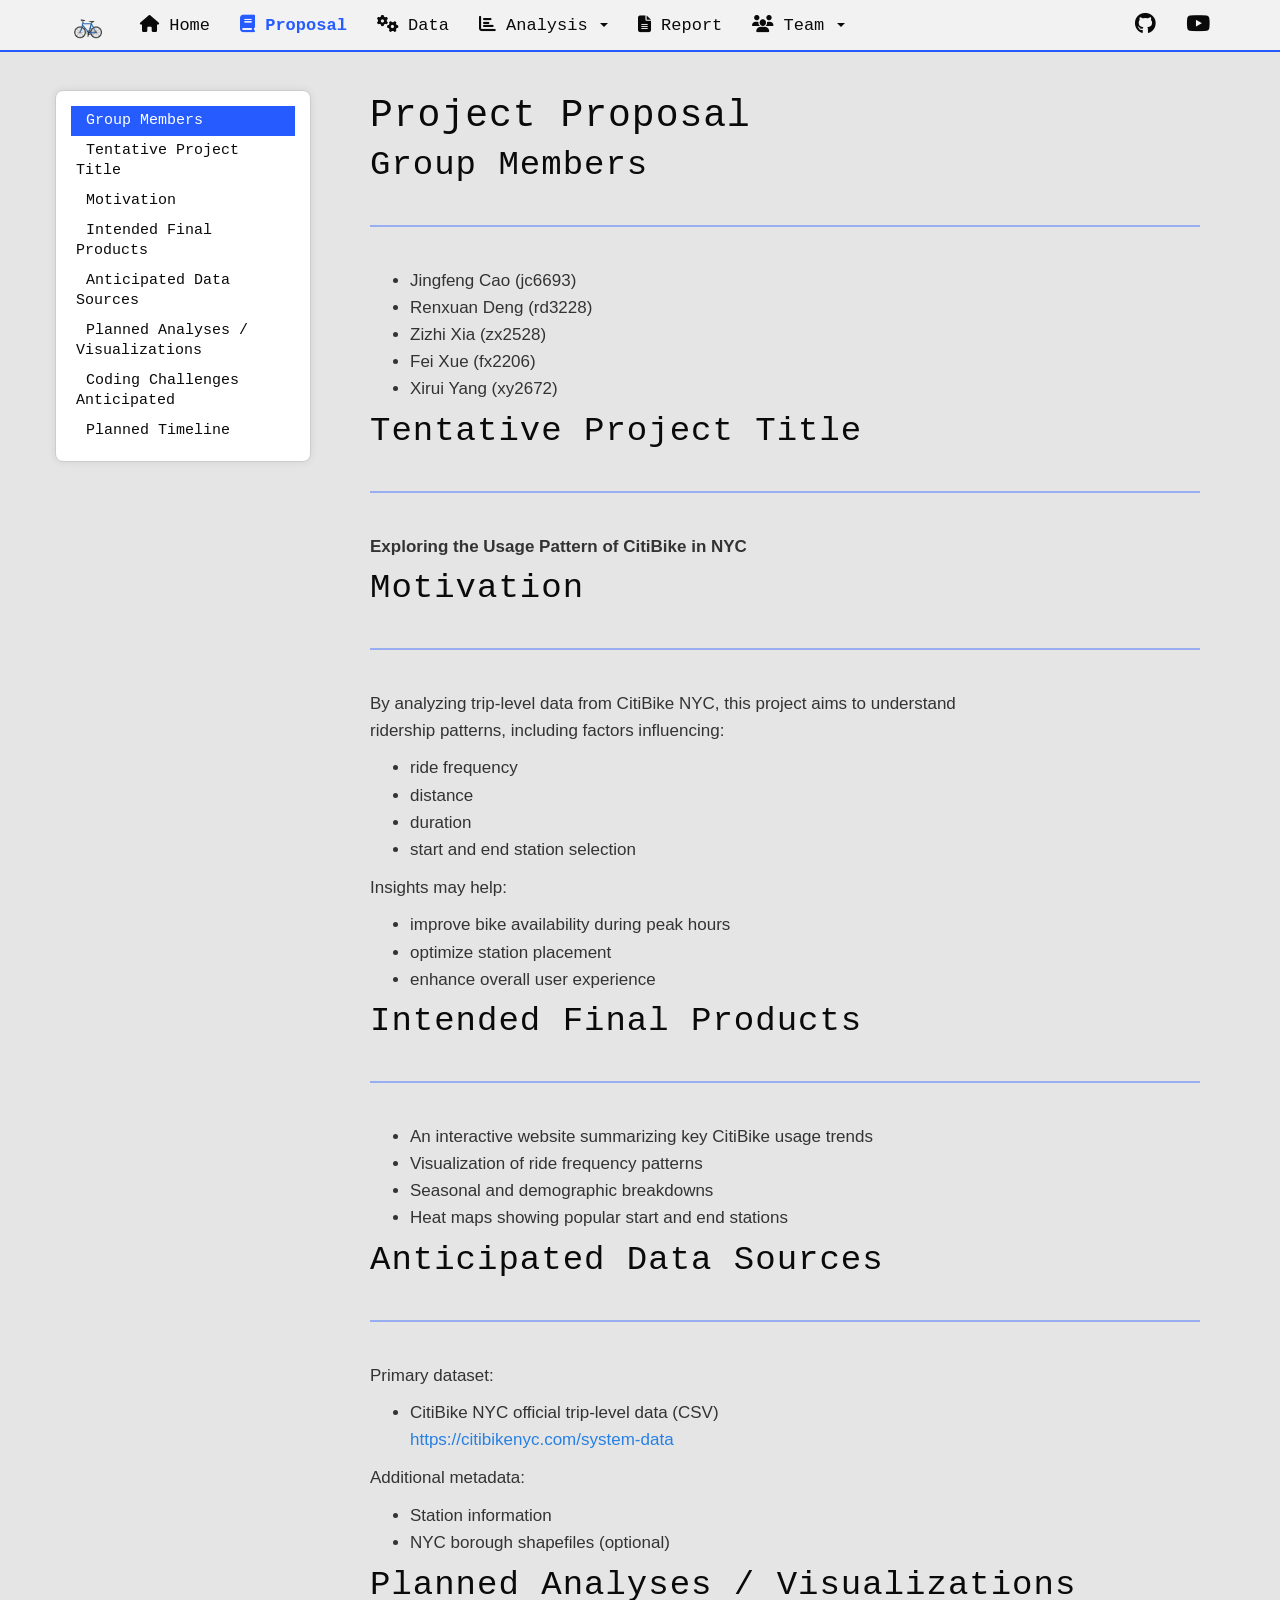
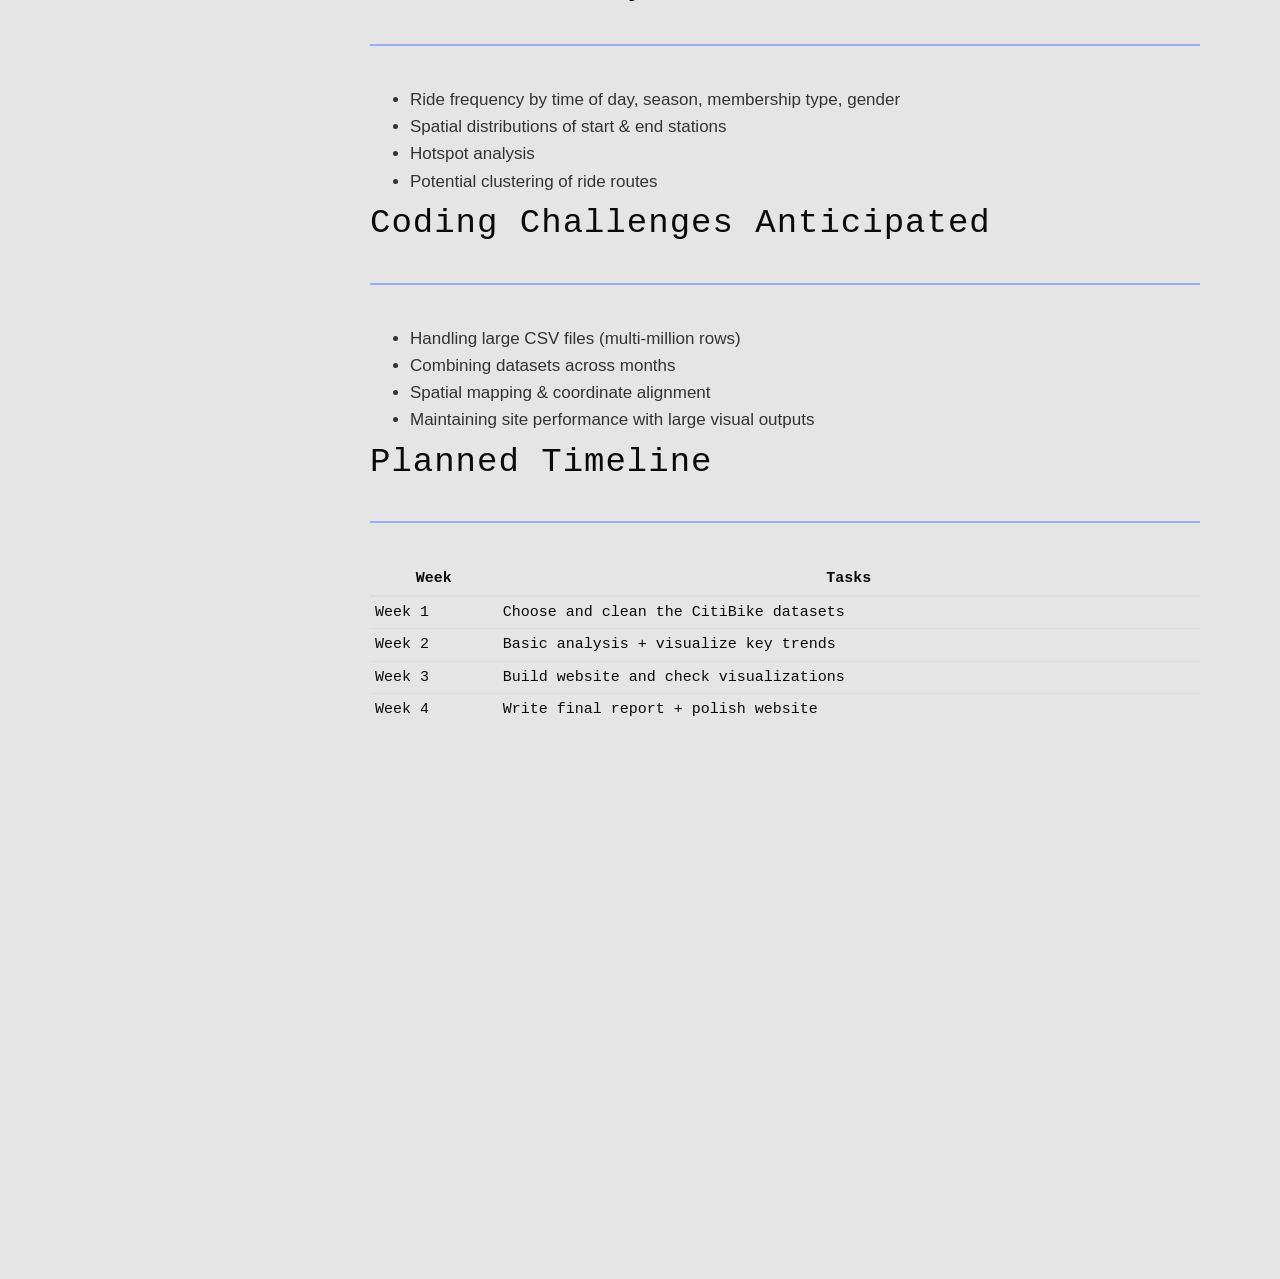
<file: docs/proposal.html>
<!DOCTYPE html>

<html>

<head>

<meta charset="utf-8" />
<meta name="generator" content="pandoc" />
<meta http-equiv="X-UA-Compatible" content="IE=EDGE" />




<title>Project Proposal</title>

<script src="site_libs/header-attrs-2.30/header-attrs.js"></script>
<script src="site_libs/jquery-3.6.0/jquery-3.6.0.min.js"></script>
<meta name="viewport" content="width=device-width, initial-scale=1" />
<link href="site_libs/bootstrap-3.3.5/css/cosmo.min.css" rel="stylesheet" />
<script src="site_libs/bootstrap-3.3.5/js/bootstrap.min.js"></script>
<script src="site_libs/bootstrap-3.3.5/shim/html5shiv.min.js"></script>
<script src="site_libs/bootstrap-3.3.5/shim/respond.min.js"></script>
<style>h1 {font-size: 34px;}
       h1.title {font-size: 38px;}
       h2 {font-size: 30px;}
       h3 {font-size: 24px;}
       h4 {font-size: 18px;}
       h5 {font-size: 16px;}
       h6 {font-size: 12px;}
       code {color: inherit; background-color: rgba(0, 0, 0, 0.04);}
       pre:not([class]) { background-color: white }</style>
<script src="site_libs/jqueryui-1.13.2/jquery-ui.min.js"></script>
<link href="site_libs/tocify-1.9.1/jquery.tocify.css" rel="stylesheet" />
<script src="site_libs/tocify-1.9.1/jquery.tocify.js"></script>
<script src="site_libs/navigation-1.1/tabsets.js"></script>
<link href="site_libs/highlightjs-9.12.0/default.css" rel="stylesheet" />
<script src="site_libs/highlightjs-9.12.0/highlight.js"></script>
<link href="site_libs/font-awesome-6.5.2/css/all.min.css" rel="stylesheet" />
<link href="site_libs/font-awesome-6.5.2/css/v4-shims.min.css" rel="stylesheet" />
<link rel="icon" type="image/png" href="images/logo_bike.png">

<link href="https://fonts.googleapis.com/css2?family=Inter:wght@400;600;700&display=swap" rel="stylesheet">

<style type="text/css">
  code{white-space: pre-wrap;}
  span.smallcaps{font-variant: small-caps;}
  span.underline{text-decoration: underline;}
  div.column{display: inline-block; vertical-align: top; width: 50%;}
  div.hanging-indent{margin-left: 1.5em; text-indent: -1.5em;}
  ul.task-list{list-style: none;}
    </style>

<style type="text/css">code{white-space: pre;}</style>
<script type="text/javascript">
if (window.hljs) {
  hljs.configure({languages: []});
  hljs.initHighlightingOnLoad();
  if (document.readyState && document.readyState === "complete") {
    window.setTimeout(function() { hljs.initHighlighting(); }, 0);
  }
}
</script>






<link rel="stylesheet" href="styles.css" type="text/css" />



<style type = "text/css">
.main-container {
  max-width: 940px;
  margin-left: auto;
  margin-right: auto;
}
img {
  max-width:100%;
}
.tabbed-pane {
  padding-top: 12px;
}
.html-widget {
  margin-bottom: 20px;
}
button.code-folding-btn:focus {
  outline: none;
}
summary {
  display: list-item;
}
details > summary > p:only-child {
  display: inline;
}
pre code {
  padding: 0;
}
</style>


<style type="text/css">
.dropdown-submenu {
  position: relative;
}
.dropdown-submenu>.dropdown-menu {
  top: 0;
  left: 100%;
  margin-top: -6px;
  margin-left: -1px;
  border-radius: 0 6px 6px 6px;
}
.dropdown-submenu:hover>.dropdown-menu {
  display: block;
}
.dropdown-submenu>a:after {
  display: block;
  content: " ";
  float: right;
  width: 0;
  height: 0;
  border-color: transparent;
  border-style: solid;
  border-width: 5px 0 5px 5px;
  border-left-color: #cccccc;
  margin-top: 5px;
  margin-right: -10px;
}
.dropdown-submenu:hover>a:after {
  border-left-color: #adb5bd;
}
.dropdown-submenu.pull-left {
  float: none;
}
.dropdown-submenu.pull-left>.dropdown-menu {
  left: -100%;
  margin-left: 10px;
  border-radius: 6px 0 6px 6px;
}
</style>

<script type="text/javascript">
// manage active state of menu based on current page
$(document).ready(function () {
  // active menu anchor
  href = window.location.pathname
  href = href.substr(href.lastIndexOf('/') + 1)
  if (href === "")
    href = "index.html";
  var menuAnchor = $('a[href="' + href + '"]');

  // mark the anchor link active (and if it's in a dropdown, also mark that active)
  var dropdown = menuAnchor.closest('li.dropdown');
  if (window.bootstrap) { // Bootstrap 4+
    menuAnchor.addClass('active');
    dropdown.find('> .dropdown-toggle').addClass('active');
  } else { // Bootstrap 3
    menuAnchor.parent().addClass('active');
    dropdown.addClass('active');
  }

  // Navbar adjustments
  var navHeight = $(".navbar").first().height() + 15;
  var style = document.createElement('style');
  var pt = "padding-top: " + navHeight + "px; ";
  var mt = "margin-top: -" + navHeight + "px; ";
  var css = "";
  // offset scroll position for anchor links (for fixed navbar)
  for (var i = 1; i <= 6; i++) {
    css += ".section h" + i + "{ " + pt + mt + "}\n";
  }
  style.innerHTML = "body {" + pt + "padding-bottom: 40px; }\n" + css;
  document.head.appendChild(style);
});
</script>

<!-- tabsets -->

<style type="text/css">
.tabset-dropdown > .nav-tabs {
  display: inline-table;
  max-height: 500px;
  min-height: 44px;
  overflow-y: auto;
  border: 1px solid #ddd;
  border-radius: 4px;
}

.tabset-dropdown > .nav-tabs > li.active:before, .tabset-dropdown > .nav-tabs.nav-tabs-open:before {
  content: "\e259";
  font-family: 'Glyphicons Halflings';
  display: inline-block;
  padding: 10px;
  border-right: 1px solid #ddd;
}

.tabset-dropdown > .nav-tabs.nav-tabs-open > li.active:before {
  content: "\e258";
  font-family: 'Glyphicons Halflings';
  border: none;
}

.tabset-dropdown > .nav-tabs > li.active {
  display: block;
}

.tabset-dropdown > .nav-tabs > li > a,
.tabset-dropdown > .nav-tabs > li > a:focus,
.tabset-dropdown > .nav-tabs > li > a:hover {
  border: none;
  display: inline-block;
  border-radius: 4px;
  background-color: transparent;
}

.tabset-dropdown > .nav-tabs.nav-tabs-open > li {
  display: block;
  float: none;
}

.tabset-dropdown > .nav-tabs > li {
  display: none;
}
</style>

<!-- code folding -->



<style type="text/css">

#TOC {
  margin: 25px 0px 20px 0px;
}
@media (max-width: 768px) {
#TOC {
  position: relative;
  width: 100%;
}
}

@media print {
.toc-content {
  /* see https://github.com/w3c/csswg-drafts/issues/4434 */
  float: right;
}
}

.toc-content {
  padding-left: 30px;
  padding-right: 40px;
}

div.main-container {
  max-width: 1200px;
}

div.tocify {
  width: 20%;
  max-width: 260px;
  max-height: 85%;
}

@media (min-width: 768px) and (max-width: 991px) {
  div.tocify {
    width: 25%;
  }
}

@media (max-width: 767px) {
  div.tocify {
    width: 100%;
    max-width: none;
  }
}

.tocify ul, .tocify li {
  line-height: 20px;
}

.tocify-subheader .tocify-item {
  font-size: 0.90em;
}

.tocify .list-group-item {
  border-radius: 0px;
}

.tocify-subheader {
  display: inline;
}
.tocify-subheader .tocify-item {
  font-size: 0.95em;
}

</style>



</head>

<body>


<div class="container-fluid main-container">


<!-- setup 3col/9col grid for toc_float and main content  -->
<div class="row">
<div class="col-xs-12 col-sm-4 col-md-3">
<div id="TOC" class="tocify">
</div>
</div>

<div class="toc-content col-xs-12 col-sm-8 col-md-9">




<div class="navbar navbar-default  navbar-fixed-top" role="navigation">
  <div class="container">
    <div class="navbar-header">
      <button type="button" class="navbar-toggle collapsed" data-toggle="collapse" data-bs-toggle="collapse" data-target="#navbar" data-bs-target="#navbar">
        <span class="icon-bar"></span>
        <span class="icon-bar"></span>
        <span class="icon-bar"></span>
      </button>
      <a class="navbar-brand" href="index.html"><img src='images/logo_bike.png' class='nav-logo' /> </a>
    </div>
    <div id="navbar" class="navbar-collapse collapse">
      <ul class="nav navbar-nav">
        <li>
  <a href="index.html">
    <span class="fa fa-home"></span>
     
    Home
  </a>
</li>
<li>
  <a href="proposal.html">
    <span class="fa fa-book"></span>
     
    Proposal
  </a>
</li>
<li>
  <a href="data.html">
    <span class="fa fa-cogs"></span>
     
    Data
  </a>
</li>
<li class="dropdown">
  <a href="#" class="dropdown-toggle" data-toggle="dropdown" role="button" data-bs-toggle="dropdown" aria-expanded="false">
    <span class="fa fa-chart-bar"></span>
     
    Analysis
     
    <span class="caret"></span>
  </a>
  <ul class="dropdown-menu" role="menu">
    <li>
      <a href="analysis_spatial.html">Spatial Patterns</a>
    </li>
    <li>
      <a href="analysis_temporal.html">Temporal Patterns</a>
    </li>
    <li>
      <a href="analysis_users.html">User Patterns</a>
    </li>
  </ul>
</li>
<li>
  <a href="report.html">
    <span class="fa fa-file-text"></span>
     
    Report
  </a>
</li>
<li class="dropdown">
  <a href="#" class="dropdown-toggle" data-toggle="dropdown" role="button" data-bs-toggle="dropdown" aria-expanded="false">
    <span class="fa fa-users"></span>
     
    Team
     
    <span class="caret"></span>
  </a>
  <ul class="dropdown-menu" role="menu">
    <li>
      <a href="team_members.html">Team Members</a>
    </li>
    <li>
      <a href="mailto:zx2528@cumc.columbia.edu">Contact Us</a>
    </li>
  </ul>
</li>
      </ul>
      <ul class="nav navbar-nav navbar-right">
        <li>
  <a href="https://github.com/ZizhiXia/p8105_2025final">
    <span class="fa fa-github fa-lg"></span>
     
  </a>
</li>
<li>
  <a href="https://youtu.be/4YGVzvdbU1g">
    <span class="fa fa-youtube fa-lg"></span>
     
  </a>
</li>
      </ul>
    </div><!--/.nav-collapse -->
  </div><!--/.container -->
</div><!--/.navbar -->

<div id="header">



<h1 class="title toc-ignore">Project Proposal</h1>

</div>


<div class="subpage-body">
<div id="group-members" class="section level1">
<h1>Group Members</h1>
<div class="section-divider">

</div>
<ul>
<li>Jingfeng Cao (jc6693)<br />
</li>
<li>Renxuan Deng (rd3228)<br />
</li>
<li>Zizhi Xia (zx2528)<br />
</li>
<li>Fei Xue (fx2206)<br />
</li>
<li>Xirui Yang (xy2672)</li>
</ul>
</div>
<div id="tentative-project-title" class="section level1">
<h1>Tentative Project Title</h1>
<div class="section-divider">

</div>
<p><strong>Exploring the Usage Pattern of CitiBike in NYC</strong></p>
</div>
<div id="motivation" class="section level1">
<h1>Motivation</h1>
<div class="section-divider">

</div>
<p>By analyzing trip-level data from CitiBike NYC, this project aims to
understand<br />
ridership patterns, including factors influencing:</p>
<ul>
<li>ride frequency<br />
</li>
<li>distance<br />
</li>
<li>duration<br />
</li>
<li>start and end station selection</li>
</ul>
<p>Insights may help:</p>
<ul>
<li>improve bike availability during peak hours<br />
</li>
<li>optimize station placement<br />
</li>
<li>enhance overall user experience</li>
</ul>
</div>
<div id="intended-final-products" class="section level1">
<h1>Intended Final Products</h1>
<div class="section-divider">

</div>
<ul>
<li>An interactive website summarizing key CitiBike usage trends<br />
</li>
<li>Visualization of ride frequency patterns<br />
</li>
<li>Seasonal and demographic breakdowns<br />
</li>
<li>Heat maps showing popular start and end stations</li>
</ul>
</div>
<div id="anticipated-data-sources" class="section level1">
<h1>Anticipated Data Sources</h1>
<div class="section-divider">

</div>
<p>Primary dataset:</p>
<ul>
<li>CitiBike NYC official trip-level data (CSV)<br />
<a href="https://citibikenyc.com/system-data"
class="uri">https://citibikenyc.com/system-data</a></li>
</ul>
<p>Additional metadata:</p>
<ul>
<li>Station information<br />
</li>
<li>NYC borough shapefiles (optional)</li>
</ul>
</div>
<div id="planned-analyses-visualizations" class="section level1">
<h1>Planned Analyses / Visualizations</h1>
<div class="section-divider">

</div>
<ul>
<li>Ride frequency by time of day, season, membership type, gender<br />
</li>
<li>Spatial distributions of start &amp; end stations<br />
</li>
<li>Hotspot analysis<br />
</li>
<li>Potential clustering of ride routes</li>
</ul>
</div>
<div id="coding-challenges-anticipated" class="section level1">
<h1>Coding Challenges Anticipated</h1>
<div class="section-divider">

</div>
<ul>
<li>Handling large CSV files (multi-million rows)<br />
</li>
<li>Combining datasets across months<br />
</li>
<li>Spatial mapping &amp; coordinate alignment<br />
</li>
<li>Maintaining site performance with large visual outputs</li>
</ul>
</div>
<div id="planned-timeline" class="section level1">
<h1>Planned Timeline</h1>
<div class="section-divider">

</div>
<table>
<thead>
<tr class="header">
<th>Week</th>
<th>Tasks</th>
</tr>
</thead>
<tbody>
<tr class="odd">
<td>Week 1</td>
<td>Choose and clean the CitiBike datasets</td>
</tr>
<tr class="even">
<td>Week 2</td>
<td>Basic analysis + visualize key trends</td>
</tr>
<tr class="odd">
<td>Week 3</td>
<td>Build website and check visualizations</td>
</tr>
<tr class="even">
<td>Week 4</td>
<td>Write final report + polish website</td>
</tr>
</tbody>
</table>
</div>
</div>



</div>
</div>

</div>

<script>

// add bootstrap table styles to pandoc tables
function bootstrapStylePandocTables() {
  $('tr.odd').parent('tbody').parent('table').addClass('table table-condensed');
}
$(document).ready(function () {
  bootstrapStylePandocTables();
});


</script>

<!-- tabsets -->

<script>
$(document).ready(function () {
  window.buildTabsets("TOC");
});

$(document).ready(function () {
  $('.tabset-dropdown > .nav-tabs > li').click(function () {
    $(this).parent().toggleClass('nav-tabs-open');
  });
});
</script>

<!-- code folding -->

<script>
$(document).ready(function ()  {

    // temporarily add toc-ignore selector to headers for the consistency with Pandoc
    $('.unlisted.unnumbered').addClass('toc-ignore')

    // move toc-ignore selectors from section div to header
    $('div.section.toc-ignore')
        .removeClass('toc-ignore')
        .children('h1,h2,h3,h4,h5').addClass('toc-ignore');

    // establish options
    var options = {
      selectors: "h1,h2,h3",
      theme: "bootstrap3",
      context: '.toc-content',
      hashGenerator: function (text) {
        return text.replace(/[.\\/?&!#<>]/g, '').replace(/\s/g, '_');
      },
      ignoreSelector: ".toc-ignore",
      scrollTo: 0
    };
    options.showAndHide = false;
    options.smoothScroll = true;

    // tocify
    var toc = $("#TOC").tocify(options).data("toc-tocify");
});
</script>

<!-- dynamically load mathjax for compatibility with self-contained -->
<script>
  (function () {
    var script = document.createElement("script");
    script.type = "text/javascript";
    script.src  = "https://mathjax.rstudio.com/latest/MathJax.js?config=TeX-AMS-MML_HTMLorMML";
    document.getElementsByTagName("head")[0].appendChild(script);
  })();
</script>

</body>
</html>
</file>
<file: docs/site_libs/highlightjs-9.12.0/default.css>
.hljs-literal {
  color: #990073;
}

.hljs-number {
  color: #099;
}

.hljs-comment {
  color: #998;
  font-style: italic;
}

.hljs-keyword {
  color: #900;
  font-weight: bold;
}

.hljs-string {
  color: #d14;
}
</file>
<file: docs/styles.css>
/* ================================
   GLOBAL THEME – CitiBike Film UI
   ================================ */

body {
  background: #e5e5e5;
  font-family: 'Share Tech Mono', monospace !important;
  color: #0a0a0a;
}

/* ================================
   NAVIGATION BAR 
   ================================ */

.navbar {
  background: #f2f2f2 !important;
  border-bottom: 2px solid #265BFF !important;
}

.navbar-default .navbar-nav > .active > a,
.navbar-default .navbar-nav > .active > a:hover,
.navbar-default .navbar-nav > .active > a:focus {
  background-color: transparent !important;
  color: #265BFF !important;
  font-weight: 600;
}

.navbar-nav > li > a {
  color: #0a0a0a !important;
  font-family: 'Share Tech Mono', monospace !important;
  font-size: 17px;
  transition: color 0.25s ease;
  background: transparent !important;
}

.navbar-nav > li > a:hover {
  color: #265BFF !important;
  text-shadow: 0 0 2px #265BFF;
  background: transparent !important;
}

/* 下拉菜单 */
.navbar-default .navbar-nav > .open > a,
.navbar-default .navbar-nav > .open > a:hover,
.navbar-default .navbar-nav > .open > a:focus {
  background-color: transparent !important;
  color: #265BFF !important;
}

.dropdown-menu {
  background: #f2f2f2 !important;
  border: 1px solid #265BFF !important;
}

.dropdown-menu > li > a {
  color: #0a0a0a !important;
  background: transparent !important;
}

.dropdown-menu > li > a:hover {
  color: #265BFF !important;
  background: rgba(38, 91, 255, 0.1) !important;
}

.nav-logo {
  height: 28px;
  width: auto;
  position: static !important;
  margin-right: 8px;
  vertical-align: middle;
}

/* 让 logo + 标题平齐的关键代码 */
.navbar-brand {
  display: flex !important;
  align-items: center !important;
  gap: 8px;                 /* 比 8px 更紧致、更 balance */
  padding-left: 4px !important;  
  padding-top: 0 !important;
  padding-bottom: 0 !important;
  margin: 0 !important;
  color: #000 !important;
}


/* ================================
   HEADERS & DIVIDERS
   ================================ */

h1, h2, h3, h4 {
  font-family: 'Share Tech Mono', monospace !important;
  letter-spacing: 1px;
  color: #0a0a0a;
  margin-top: 30px;
}

.section-divider {
  height: 1.5px;
  background: #265BFF;
  margin: 40px 0;
}

/* ================================
   PARAGRAPH TEXT
   ================================ */

p {
  font-size: 16px;
  line-height: 1.5;
  font-family: 'Share Tech Mono', monospace !important;
}

/* ================================
   BUTTONS
   ================================ */

.btn-primary {
  background: #265BFF !important;
  border: none !important;
  font-family: 'Share Tech Mono', monospace !important;
  font-size: 16px;
  padding: 12px 30px;
  letter-spacing: 1px;
  border-radius: 4px;
  transition: all 0.3s ease;
}

.btn-primary:hover {
  background: #0038ff !important;
  transform: translateY(-2px);
  box-shadow: 0 4px 12px rgba(38, 91, 255, 0.4);
}

/* ================================
   HUD FRAME 
   ================================ */

.hud-frame {
  border: 2px solid #265BFF;
  border-radius: 6px;
  padding: 16px;
  background: #e5e5e5;
  position: relative;
  box-shadow: 0 0 0 3px rgba(38,91,255,0.15);
}

.hud-frame::before,
.hud-frame::after {
  content: "";
  position: absolute;
  width: 18px;
  height: 18px;
  border: 2px solid #265BFF;
}

.hud-frame::before {
  top: -6px;
  left: -6px;
  border-right: none;
  border-bottom: none;
}

.hud-frame::after {
  bottom: -6px;
  right: -6px;
  border-left: none;
  border-top: none;
}

/* ================================
   PHOTO FRAME 
   ================================ */

.photo-frame {
  position: relative;
  display: inline-block;
  padding: 12px;
  border: 2px solid #265BFF;
  border-radius: 6px;
  background: #ffffff;
  box-shadow: 0 0 0 3px rgba(38,91,255,0.2);
}

.photo-frame::before,
.photo-frame::after,
.photo-frame .corner-bl,
.photo-frame .corner-tr {
  content: "";
  position: absolute;
  width: 22px;
  height: 22px;
  border: 2px solid #265BFF;
}

.photo-frame::before {
  top: -6px;
  left: -6px;
  border-right: none;
  border-bottom: none;
}

.photo-frame::after {
  bottom: -6px;
  right: -6px;
  border-left: none;
  border-top: none;
}

.photo-frame .corner-bl {
  bottom: -6px;
  left: -6px;
  border-right: none;
  border-top: none;
}

.photo-frame .corner-tr {
  top: -6px;
  right: -6px;
  border-left: none;
  border-bottom: none;
}

.photo-frame img {
  width: 100%;
  height: auto;
  border-radius: 4px;
  display: block;
}

/* ================================
   HERO SECTION - 图片和文字等高
   ================================ */

.hero-container {
  display: flex;
  align-items: stretch;  /* 改成 stretch 让两边等高 */
  justify-content: space-between;
  max-width: 1400px;
  width: 100%;
  gap: 40px;  /* 减小间距 */
}

/* 左边文字区域 */
.hero-text-side {
  flex: 1;
  text-align: left;
  padding: 40px;
  background: #e5e5e5;  /* 让它融入背景 */
  position: relative;
  display: flex;
  flex-direction: column;
  justify-content: center;
  border: none !important;
  box-shadow: none !important;
  border-radius: 0 !important;
}

/* 右边图片区域 */
.hero-image-side {
  flex: 1;
  display: flex;
  justify-content: center;
  align-items: stretch;  /* 让图片填满 */
}

.hero-image-side .photo-frame {
  width: 100%;
  padding: 0;  /* 去掉内边距，消除白边 */
  display: flex;
  align-items: center;
  justify-content: center;
}

.hero-image-side .photo-frame img {
  width: 100%;
  height: 100%;
  object-fit: cover;  /* 填满容器 */
  border-radius: 4px;
}

/* TRACKING ACTIVE 标签 */
.tracking-label {
  font-family: 'Share Tech Mono', monospace;
  font-size: 11px;
  letter-spacing: 3px;
  color: #265BFF;
  margin-bottom: 20px;
  border: 1px solid #265BFF;
  display: inline-block;
  padding: 5px 15px;
  animation: blink 2s infinite;
}

@keyframes blink {
  0%, 100% { opacity: 1; }
  50% { opacity: 0.5; }
}

/* 标题 */
.hero-title {
  font-family: 'Share Tech Mono', monospace !important;
  font-size: 5rem;
  font-weight: 700;
  color: #0a0a0a;
  margin: 20px 0;
  letter-spacing: 2px;
  line-height: 1.2;
}

/* 副标题 */
.hero-subtitle {
  font-size: 1.5rem;
  color: #265BFF;
  margin: 20px 0;
  letter-spacing: 2px;
  font-weight: 600;
}


/* 按钮 */
.hero-buttons {
  margin-top: 30px;
  display: flex;
  gap: 15px;
  flex-wrap: wrap;
}

.hero-buttons .btn {
  font-size: 14px;
  padding: 12px 25px;
  letter-spacing: 1px;
}

/* ================================
   CARDS GRID 
   ================================ */

.cards-grid-4 {
  display: grid;
  grid-template-columns: repeat(4, 1fr);
  gap: 25px;
  margin: 40px 0;
}

.cards-grid-4 .card {
  text-align: center;
  padding: 30px 20px;
  transition: transform 0.3s ease, box-shadow 0.3s ease;
}

.cards-grid-4 .card:hover {
  transform: translateY(-5px);
  box-shadow: 0 0 20px rgba(38, 91, 255, 0.4);
}

.card-icon {
  font-size: 2.5rem;
  margin-bottom: 15px;
}

.cards-grid-4 h3 {
  font-size: 1.2rem;
  margin: 15px 0;
  color: #265BFF;
  letter-spacing: 1px;
  font-weight: 600;
}

.cards-grid-4 p {
  font-size: 0.95rem;
  color: #333;
  line-height: 1.5;
  font-weight: 600;
}

/* ================================
   MAP SECTION
   ================================ */

.map-section {
  margin: 40px 0;
}

.map-container {
  padding: 10px;
  margin: 20px 0;
}

.info-alert {
  background: #f8f9fa;
  padding: 20px;
  margin: 20px 0;
}

.info-alert ul {
  margin-bottom: 0;
}

/* ================================
   EXPLORE GRID 
   ================================ */

.explore-grid-3 {
  display: grid;
  grid-template-columns: repeat(3, 1fr);
  gap: 25px;
  margin: 40px 0;
}

.explore-card {
  text-align: center;
  padding: 40px 20px;
  text-decoration: none;
  color: inherit;
  display: block;
  transition: all 0.3s ease;
}

.explore-card:hover {
  transform: translateY(-8px);
  box-shadow: 0 0 25px rgba(38, 91, 255, 0.5);
  text-decoration: none;
  color: inherit;
}

.explore-card i {
  color: #265BFF;
  margin-bottom: 20px;
}

.explore-card h3 {
  font-size: 1.3rem;
  margin: 15px 0;
  color: #265BFF;
  font-weight: 600;
}

.explore-card p {
  font-size: 0.9rem;
  color: #333;
  font-weight: 600;
}

/* ================================
   VIDEO CONTAINER
   ================================ */

.video-container {
  padding: 20px;
  margin: 40px auto;
  max-width: 900px;
}

.video-container iframe {
  border-radius: 4px;
}

/* ================================
   RESPONSIVE 
   ================================ */

@media (max-width: 1200px) {
  .cards-grid-4 {
    grid-template-columns: repeat(2, 1fr);
  }
}

@media (max-width: 992px) {
  .hero-container {
    flex-direction: column;
    gap: 40px;
  }
  
  .hero-text-side {
    text-align: center;
  }
  
  .hero-title {
    font-size: 2rem;
  }
  
  .hero-subtitle {
    font-size: 0.9rem;
  }
  
  .hero-buttons {
    justify-content: center;
  }
  
  .hero-image-side .photo-frame img {
    max-height: 400px;
  }
}

@media (max-width: 768px) {
  .hero-wrapper {
    padding: 40px 20px;
    min-height: auto;
  }
  
  .hero-title {
    font-size: 1.8rem;
  }
  
  .hero-buttons {
    flex-direction: column;
  }
  
  .hero-buttons .btn {
    width: 100%;
  }
  
  .cards-grid-4 {
    grid-template-columns: 1fr;
  }
  
  .explore-grid-3 {
    grid-template-columns: 1fr;
  }
}

.slideshow {
  position: relative;
  width: 100%;
  height: 100%;
  overflow: hidden;
}

.slideshow .slide {
  position: absolute;
  top: 0; 
  left: 0;
  width: 100%;
  height: 100%;
  object-fit: cover;
  opacity: 0;
  transition: opacity 1.5s ease-in-out;
  border-radius: 4px;
}

.slideshow .slide.active {
  opacity: 1;
}

/* ============================
   SUBPAGE LAYOUT OPTIMIZATION
   ============================ */

/* 正文字体：更适合阅读 */
.subpage-body p, 
.subpage-body li {
  font-family: "Roboto", sans-serif !important;
  font-size: 17px;
  line-height: 1.6;
  color: #333;
}

/* 标题样式：保留你的等宽字体 */
.subpage-body h1, 
.subpage-body h2, 
.subpage-body h3 {
  font-family: 'Share Tech Mono', monospace !important;
  letter-spacing: 1px;
  margin-top: 40px;
  margin-bottom: 15px;
  color: #0a0a0a;
}

/* 左侧目录优化 */
.tocify {
  background: #ffffff;
  border-radius: 8px;
  padding: 15px;
  box-shadow: 0 0 8px rgba(0,0,0,0.08);
  margin-top: 30px;
}

.tocify ul li {
  padding: 6px 0;
  font-size: 15px;
}

.tocify .active {
  background: #265BFF !important;
  color: white !important;
  border-radius: 4px;
}

/* section 分隔线 */
.section-divider {
  height: 2px;
  background: #265BFF;
  margin: 40px 0;
  opacity: 0.4;
}

/* Make TOC subtitles lighter and italic */
.tocify .tocify-subheader {
  color: #777 !important;         /* 浅灰色 */
  font-style: italic !important;  /* 斜体 */
  font-size: 14px !important;     /* 稍微更精致 */
}
</file>
<file: docs/site_libs/bootstrap-3.3.5/css/cosmo.min.css>
@font-face {
  font-family: 'Source Sans Pro';
  font-style: normal;
  font-weight: 300;
  src: url(fonts/SourceSansProLight.ttf) format('truetype');
}
@font-face {
  font-family: 'Source Sans Pro';
  font-style: normal;
  font-weight: 400;
  src: url(fonts/SourceSansPro.ttf) format('truetype');
}
@font-face {
  font-family: 'Source Sans Pro';
  font-style: normal;
  font-weight: 700;
  src: url(fonts/SourceSansProBold.ttf) format('truetype');
}

/*!
 * bootswatch v3.3.6
 * Homepage: http://bootswatch.com
 * Copyright 2012-2015 Thomas Park
 * Licensed under MIT
 * Based on Bootstrap
*//*!
 * Bootstrap v3.3.6 (http://getbootstrap.com)
 * Copyright 2011-2015 Twitter, Inc.
 * Licensed under MIT (https://github.com/twbs/bootstrap/blob/master/LICENSE)
 *//*! normalize.css v3.0.3 | MIT License | github.com/necolas/normalize.css */html{font-family:sans-serif;-ms-text-size-adjust:100%;-webkit-text-size-adjust:100%}body{margin:0}article,aside,details,figcaption,figure,footer,header,hgroup,main,menu,nav,section,summary{display:block}audio,canvas,progress,video{display:inline-block;vertical-align:baseline}audio:not([controls]){display:none;height:0}[hidden],template{display:none}a{background-color:transparent}a:active,a:hover{outline:0}abbr[title]{border-bottom:1px dotted}b,strong{font-weight:bold}dfn{font-style:italic}h1{font-size:2em;margin:0.67em 0}mark{background:#ff0;color:#000}small{font-size:80%}sub,sup{font-size:75%;line-height:0;position:relative;vertical-align:baseline}sup{top:-0.5em}sub{bottom:-0.25em}img{border:0}svg:not(:root){overflow:hidden}figure{margin:1em 40px}hr{-webkit-box-sizing:content-box;-moz-box-sizing:content-box;box-sizing:content-box;height:0}pre{overflow:auto}code,kbd,pre,samp{font-family:monospace, monospace;font-size:1em}button,input,optgroup,select,textarea{color:inherit;font:inherit;margin:0}button{overflow:visible}button,select{text-transform:none}button,html input[type="button"],input[type="reset"],input[type="submit"]{-webkit-appearance:button;cursor:pointer}button[disabled],html input[disabled]{cursor:default}button::-moz-focus-inner,input::-moz-focus-inner{border:0;padding:0}input{line-height:normal}input[type="checkbox"],input[type="radio"]{-webkit-box-sizing:border-box;-moz-box-sizing:border-box;box-sizing:border-box;padding:0}input[type="number"]::-webkit-inner-spin-button,input[type="number"]::-webkit-outer-spin-button{height:auto}input[type="search"]{-webkit-appearance:textfield;-webkit-box-sizing:content-box;-moz-box-sizing:content-box;box-sizing:content-box}input[type="search"]::-webkit-search-cancel-button,input[type="search"]::-webkit-search-decoration{-webkit-appearance:none}fieldset{border:1px solid #c0c0c0;margin:0 2px;padding:0.35em 0.625em 0.75em}legend{border:0;padding:0}textarea{overflow:auto}optgroup{font-weight:bold}table{border-collapse:collapse;border-spacing:0}td,th{padding:0}/*! Source: https://github.com/h5bp/html5-boilerplate/blob/master/src/css/main.css */@media print{*,*:before,*:after{background:transparent !important;color:#000 !important;-webkit-box-shadow:none !important;box-shadow:none !important;text-shadow:none !important}a,a:visited{text-decoration:underline}a[href]:after{content:" (" attr(href) ")"}abbr[title]:after{content:" (" attr(title) ")"}a[href^="#"]:after,a[href^="javascript:"]:after{content:""}pre,blockquote{border:1px solid #999;page-break-inside:avoid}thead{display:table-header-group}tr,img{page-break-inside:avoid}img{max-width:100% !important}p,h2,h3{orphans:3;widows:3}h2,h3{page-break-after:avoid}.navbar{display:none}.btn>.caret,.dropup>.btn>.caret{border-top-color:#000 !important}.label{border:1px solid #000}.table{border-collapse:collapse !important}.table td,.table th{background-color:#fff !important}.table-bordered th,.table-bordered td{border:1px solid #ddd !important}}@font-face{font-family:'Glyphicons Halflings';src:url('../fonts/glyphicons-halflings-regular.eot');src:url('../fonts/glyphicons-halflings-regular.eot?#iefix') format('embedded-opentype'),url('../fonts/glyphicons-halflings-regular.woff') format('woff'),url('../fonts/glyphicons-halflings-regular.ttf') format('truetype'),url('../fonts/glyphicons-halflings-regular.svg#glyphicons_halflingsregular') format('svg')}.glyphicon{position:relative;top:1px;display:inline-block;font-family:'Glyphicons Halflings';font-style:normal;font-weight:normal;line-height:1;-webkit-font-smoothing:antialiased;-moz-osx-font-smoothing:grayscale}.glyphicon-asterisk:before{content:"\002a"}.glyphicon-plus:before{content:"\002b"}.glyphicon-euro:before,.glyphicon-eur:before{content:"\20ac"}.glyphicon-minus:before{content:"\2212"}.glyphicon-cloud:before{content:"\2601"}.glyphicon-envelope:before{content:"\2709"}.glyphicon-pencil:before{content:"\270f"}.glyphicon-glass:before{content:"\e001"}.glyphicon-music:before{content:"\e002"}.glyphicon-search:before{content:"\e003"}.glyphicon-heart:before{content:"\e005"}.glyphicon-star:before{content:"\e006"}.glyphicon-star-empty:before{content:"\e007"}.glyphicon-user:before{content:"\e008"}.glyphicon-film:before{content:"\e009"}.glyphicon-th-large:before{content:"\e010"}.glyphicon-th:before{content:"\e011"}.glyphicon-th-list:before{content:"\e012"}.glyphicon-ok:before{content:"\e013"}.glyphicon-remove:before{content:"\e014"}.glyphicon-zoom-in:before{content:"\e015"}.glyphicon-zoom-out:before{content:"\e016"}.glyphicon-off:before{content:"\e017"}.glyphicon-signal:before{content:"\e018"}.glyphicon-cog:before{content:"\e019"}.glyphicon-trash:before{content:"\e020"}.glyphicon-home:before{content:"\e021"}.glyphicon-file:before{content:"\e022"}.glyphicon-time:before{content:"\e023"}.glyphicon-road:before{content:"\e024"}.glyphicon-download-alt:before{content:"\e025"}.glyphicon-download:before{content:"\e026"}.glyphicon-upload:before{content:"\e027"}.glyphicon-inbox:before{content:"\e028"}.glyphicon-play-circle:before{content:"\e029"}.glyphicon-repeat:before{content:"\e030"}.glyphicon-refresh:before{content:"\e031"}.glyphicon-list-alt:before{content:"\e032"}.glyphicon-lock:before{content:"\e033"}.glyphicon-flag:before{content:"\e034"}.glyphicon-headphones:before{content:"\e035"}.glyphicon-volume-off:before{content:"\e036"}.glyphicon-volume-down:before{content:"\e037"}.glyphicon-volume-up:before{content:"\e038"}.glyphicon-qrcode:before{content:"\e039"}.glyphicon-barcode:before{content:"\e040"}.glyphicon-tag:before{content:"\e041"}.glyphicon-tags:before{content:"\e042"}.glyphicon-book:before{content:"\e043"}.glyphicon-bookmark:before{content:"\e044"}.glyphicon-print:before{content:"\e045"}.glyphicon-camera:before{content:"\e046"}.glyphicon-font:before{content:"\e047"}.glyphicon-bold:before{content:"\e048"}.glyphicon-italic:before{content:"\e049"}.glyphicon-text-height:before{content:"\e050"}.glyphicon-text-width:before{content:"\e051"}.glyphicon-align-left:before{content:"\e052"}.glyphicon-align-center:before{content:"\e053"}.glyphicon-align-right:before{content:"\e054"}.glyphicon-align-justify:before{content:"\e055"}.glyphicon-list:before{content:"\e056"}.glyphicon-indent-left:before{content:"\e057"}.glyphicon-indent-right:before{content:"\e058"}.glyphicon-facetime-video:before{content:"\e059"}.glyphicon-picture:before{content:"\e060"}.glyphicon-map-marker:before{content:"\e062"}.glyphicon-adjust:before{content:"\e063"}.glyphicon-tint:before{content:"\e064"}.glyphicon-edit:before{content:"\e065"}.glyphicon-share:before{content:"\e066"}.glyphicon-check:before{content:"\e067"}.glyphicon-move:before{content:"\e068"}.glyphicon-step-backward:before{content:"\e069"}.glyphicon-fast-backward:before{content:"\e070"}.glyphicon-backward:before{content:"\e071"}.glyphicon-play:before{content:"\e072"}.glyphicon-pause:before{content:"\e073"}.glyphicon-stop:before{content:"\e074"}.glyphicon-forward:before{content:"\e075"}.glyphicon-fast-forward:before{content:"\e076"}.glyphicon-step-forward:before{content:"\e077"}.glyphicon-eject:before{content:"\e078"}.glyphicon-chevron-left:before{content:"\e079"}.glyphicon-chevron-right:before{content:"\e080"}.glyphicon-plus-sign:before{content:"\e081"}.glyphicon-minus-sign:before{content:"\e082"}.glyphicon-remove-sign:before{content:"\e083"}.glyphicon-ok-sign:before{content:"\e084"}.glyphicon-question-sign:before{content:"\e085"}.glyphicon-info-sign:before{content:"\e086"}.glyphicon-screenshot:before{content:"\e087"}.glyphicon-remove-circle:before{content:"\e088"}.glyphicon-ok-circle:before{content:"\e089"}.glyphicon-ban-circle:before{content:"\e090"}.glyphicon-arrow-left:before{content:"\e091"}.glyphicon-arrow-right:before{content:"\e092"}.glyphicon-arrow-up:before{content:"\e093"}.glyphicon-arrow-down:before{content:"\e094"}.glyphicon-share-alt:before{content:"\e095"}.glyphicon-resize-full:before{content:"\e096"}.glyphicon-resize-small:before{content:"\e097"}.glyphicon-exclamation-sign:before{content:"\e101"}.glyphicon-gift:before{content:"\e102"}.glyphicon-leaf:before{content:"\e103"}.glyphicon-fire:before{content:"\e104"}.glyphicon-eye-open:before{content:"\e105"}.glyphicon-eye-close:before{content:"\e106"}.glyphicon-warning-sign:before{content:"\e107"}.glyphicon-plane:before{content:"\e108"}.glyphicon-calendar:before{content:"\e109"}.glyphicon-random:before{content:"\e110"}.glyphicon-comment:before{content:"\e111"}.glyphicon-magnet:before{content:"\e112"}.glyphicon-chevron-up:before{content:"\e113"}.glyphicon-chevron-down:before{content:"\e114"}.glyphicon-retweet:before{content:"\e115"}.glyphicon-shopping-cart:before{content:"\e116"}.glyphicon-folder-close:before{content:"\e117"}.glyphicon-folder-open:before{content:"\e118"}.glyphicon-resize-vertical:before{content:"\e119"}.glyphicon-resize-horizontal:before{content:"\e120"}.glyphicon-hdd:before{content:"\e121"}.glyphicon-bullhorn:before{content:"\e122"}.glyphicon-bell:before{content:"\e123"}.glyphicon-certificate:before{content:"\e124"}.glyphicon-thumbs-up:before{content:"\e125"}.glyphicon-thumbs-down:before{content:"\e126"}.glyphicon-hand-right:before{content:"\e127"}.glyphicon-hand-left:before{content:"\e128"}.glyphicon-hand-up:before{content:"\e129"}.glyphicon-hand-down:before{content:"\e130"}.glyphicon-circle-arrow-right:before{content:"\e131"}.glyphicon-circle-arrow-left:before{content:"\e132"}.glyphicon-circle-arrow-up:before{content:"\e133"}.glyphicon-circle-arrow-down:before{content:"\e134"}.glyphicon-globe:before{content:"\e135"}.glyphicon-wrench:before{content:"\e136"}.glyphicon-tasks:before{content:"\e137"}.glyphicon-filter:before{content:"\e138"}.glyphicon-briefcase:before{content:"\e139"}.glyphicon-fullscreen:before{content:"\e140"}.glyphicon-dashboard:before{content:"\e141"}.glyphicon-paperclip:before{content:"\e142"}.glyphicon-heart-empty:before{content:"\e143"}.glyphicon-link:before{content:"\e144"}.glyphicon-phone:before{content:"\e145"}.glyphicon-pushpin:before{content:"\e146"}.glyphicon-usd:before{content:"\e148"}.glyphicon-gbp:before{content:"\e149"}.glyphicon-sort:before{content:"\e150"}.glyphicon-sort-by-alphabet:before{content:"\e151"}.glyphicon-sort-by-alphabet-alt:before{content:"\e152"}.glyphicon-sort-by-order:before{content:"\e153"}.glyphicon-sort-by-order-alt:before{content:"\e154"}.glyphicon-sort-by-attributes:before{content:"\e155"}.glyphicon-sort-by-attributes-alt:before{content:"\e156"}.glyphicon-unchecked:before{content:"\e157"}.glyphicon-expand:before{content:"\e158"}.glyphicon-collapse-down:before{content:"\e159"}.glyphicon-collapse-up:before{content:"\e160"}.glyphicon-log-in:before{content:"\e161"}.glyphicon-flash:before{content:"\e162"}.glyphicon-log-out:before{content:"\e163"}.glyphicon-new-window:before{content:"\e164"}.glyphicon-record:before{content:"\e165"}.glyphicon-save:before{content:"\e166"}.glyphicon-open:before{content:"\e167"}.glyphicon-saved:before{content:"\e168"}.glyphicon-import:before{content:"\e169"}.glyphicon-export:before{content:"\e170"}.glyphicon-send:before{content:"\e171"}.glyphicon-floppy-disk:before{content:"\e172"}.glyphicon-floppy-saved:before{content:"\e173"}.glyphicon-floppy-remove:before{content:"\e174"}.glyphicon-floppy-save:before{content:"\e175"}.glyphicon-floppy-open:before{content:"\e176"}.glyphicon-credit-card:before{content:"\e177"}.glyphicon-transfer:before{content:"\e178"}.glyphicon-cutlery:before{content:"\e179"}.glyphicon-header:before{content:"\e180"}.glyphicon-compressed:before{content:"\e181"}.glyphicon-earphone:before{content:"\e182"}.glyphicon-phone-alt:before{content:"\e183"}.glyphicon-tower:before{content:"\e184"}.glyphicon-stats:before{content:"\e185"}.glyphicon-sd-video:before{content:"\e186"}.glyphicon-hd-video:before{content:"\e187"}.glyphicon-subtitles:before{content:"\e188"}.glyphicon-sound-stereo:before{content:"\e189"}.glyphicon-sound-dolby:before{content:"\e190"}.glyphicon-sound-5-1:before{content:"\e191"}.glyphicon-sound-6-1:before{content:"\e192"}.glyphicon-sound-7-1:before{content:"\e193"}.glyphicon-copyright-mark:before{content:"\e194"}.glyphicon-registration-mark:before{content:"\e195"}.glyphicon-cloud-download:before{content:"\e197"}.glyphicon-cloud-upload:before{content:"\e198"}.glyphicon-tree-conifer:before{content:"\e199"}.glyphicon-tree-deciduous:before{content:"\e200"}.glyphicon-cd:before{content:"\e201"}.glyphicon-save-file:before{content:"\e202"}.glyphicon-open-file:before{content:"\e203"}.glyphicon-level-up:before{content:"\e204"}.glyphicon-copy:before{content:"\e205"}.glyphicon-paste:before{content:"\e206"}.glyphicon-alert:before{content:"\e209"}.glyphicon-equalizer:before{content:"\e210"}.glyphicon-king:before{content:"\e211"}.glyphicon-queen:before{content:"\e212"}.glyphicon-pawn:before{content:"\e213"}.glyphicon-bishop:before{content:"\e214"}.glyphicon-knight:before{content:"\e215"}.glyphicon-baby-formula:before{content:"\e216"}.glyphicon-tent:before{content:"\26fa"}.glyphicon-blackboard:before{content:"\e218"}.glyphicon-bed:before{content:"\e219"}.glyphicon-apple:before{content:"\f8ff"}.glyphicon-erase:before{content:"\e221"}.glyphicon-hourglass:before{content:"\231b"}.glyphicon-lamp:before{content:"\e223"}.glyphicon-duplicate:before{content:"\e224"}.glyphicon-piggy-bank:before{content:"\e225"}.glyphicon-scissors:before{content:"\e226"}.glyphicon-bitcoin:before{content:"\e227"}.glyphicon-btc:before{content:"\e227"}.glyphicon-xbt:before{content:"\e227"}.glyphicon-yen:before{content:"\00a5"}.glyphicon-jpy:before{content:"\00a5"}.glyphicon-ruble:before{content:"\20bd"}.glyphicon-rub:before{content:"\20bd"}.glyphicon-scale:before{content:"\e230"}.glyphicon-ice-lolly:before{content:"\e231"}.glyphicon-ice-lolly-tasted:before{content:"\e232"}.glyphicon-education:before{content:"\e233"}.glyphicon-option-horizontal:before{content:"\e234"}.glyphicon-option-vertical:before{content:"\e235"}.glyphicon-menu-hamburger:before{content:"\e236"}.glyphicon-modal-window:before{content:"\e237"}.glyphicon-oil:before{content:"\e238"}.glyphicon-grain:before{content:"\e239"}.glyphicon-sunglasses:before{content:"\e240"}.glyphicon-text-size:before{content:"\e241"}.glyphicon-text-color:before{content:"\e242"}.glyphicon-text-background:before{content:"\e243"}.glyphicon-object-align-top:before{content:"\e244"}.glyphicon-object-align-bottom:before{content:"\e245"}.glyphicon-object-align-horizontal:before{content:"\e246"}.glyphicon-object-align-left:before{content:"\e247"}.glyphicon-object-align-vertical:before{content:"\e248"}.glyphicon-object-align-right:before{content:"\e249"}.glyphicon-triangle-right:before{content:"\e250"}.glyphicon-triangle-left:before{content:"\e251"}.glyphicon-triangle-bottom:before{content:"\e252"}.glyphicon-triangle-top:before{content:"\e253"}.glyphicon-console:before{content:"\e254"}.glyphicon-superscript:before{content:"\e255"}.glyphicon-subscript:before{content:"\e256"}.glyphicon-menu-left:before{content:"\e257"}.glyphicon-menu-right:before{content:"\e258"}.glyphicon-menu-down:before{content:"\e259"}.glyphicon-menu-up:before{content:"\e260"}*{-webkit-box-sizing:border-box;-moz-box-sizing:border-box;box-sizing:border-box}*:before,*:after{-webkit-box-sizing:border-box;-moz-box-sizing:border-box;box-sizing:border-box}html{font-size:10px;-webkit-tap-highlight-color:rgba(0,0,0,0)}body{font-family:"Source Sans Pro",Calibri,Candara,Arial,sans-serif;font-size:15px;line-height:1.42857143;color:#333333;background-color:#ffffff}input,button,select,textarea{font-family:inherit;font-size:inherit;line-height:inherit}a{color:#2780e3;text-decoration:none}a:hover,a:focus{color:#165ba8;text-decoration:underline}a:focus{outline:thin dotted;outline:5px auto -webkit-focus-ring-color;outline-offset:-2px}figure{margin:0}img{vertical-align:middle}.img-responsive,.thumbnail>img,.thumbnail a>img,.carousel-inner>.item>img,.carousel-inner>.item>a>img{display:block;max-width:100%;height:auto}.img-rounded{border-radius:0}.img-thumbnail{padding:4px;line-height:1.42857143;background-color:#ffffff;border:1px solid #dddddd;border-radius:0;-webkit-transition:all .2s ease-in-out;-o-transition:all .2s ease-in-out;transition:all .2s ease-in-out;display:inline-block;max-width:100%;height:auto}.img-circle{border-radius:50%}hr{margin-top:21px;margin-bottom:21px;border:0;border-top:1px solid #e6e6e6}.sr-only{position:absolute;width:1px;height:1px;margin:-1px;padding:0;overflow:hidden;clip:rect(0, 0, 0, 0);border:0}.sr-only-focusable:active,.sr-only-focusable:focus{position:static;width:auto;height:auto;margin:0;overflow:visible;clip:auto}[role="button"]{cursor:pointer}h1,h2,h3,h4,h5,h6,.h1,.h2,.h3,.h4,.h5,.h6{font-family:"Source Sans Pro",Calibri,Candara,Arial,sans-serif;font-weight:300;line-height:1.1;color:inherit}h1 small,h2 small,h3 small,h4 small,h5 small,h6 small,.h1 small,.h2 small,.h3 small,.h4 small,.h5 small,.h6 small,h1 .small,h2 .small,h3 .small,h4 .small,h5 .small,h6 .small,.h1 .small,.h2 .small,.h3 .small,.h4 .small,.h5 .small,.h6 .small{font-weight:normal;line-height:1;color:#999999}h1,.h1,h2,.h2,h3,.h3{margin-top:21px;margin-bottom:10.5px}h1 small,.h1 small,h2 small,.h2 small,h3 small,.h3 small,h1 .small,.h1 .small,h2 .small,.h2 .small,h3 .small,.h3 .small{font-size:65%}h4,.h4,h5,.h5,h6,.h6{margin-top:10.5px;margin-bottom:10.5px}h4 small,.h4 small,h5 small,.h5 small,h6 small,.h6 small,h4 .small,.h4 .small,h5 .small,.h5 .small,h6 .small,.h6 .small{font-size:75%}h1,.h1{font-size:39px}h2,.h2{font-size:32px}h3,.h3{font-size:26px}h4,.h4{font-size:19px}h5,.h5{font-size:15px}h6,.h6{font-size:13px}p{margin:0 0 10.5px}.lead{margin-bottom:21px;font-size:17px;font-weight:300;line-height:1.4}@media (min-width:768px){.lead{font-size:22.5px}}small,.small{font-size:86%}mark,.mark{background-color:#ff7518;padding:.2em}.text-left{text-align:left}.text-right{text-align:right}.text-center{text-align:center}.text-justify{text-align:justify}.text-nowrap{white-space:nowrap}.text-lowercase{text-transform:lowercase}.text-uppercase{text-transform:uppercase}.text-capitalize{text-transform:capitalize}.text-muted{color:#999999}.text-primary{color:#2780e3}a.text-primary:hover,a.text-primary:focus{color:#1967be}.text-success{color:#ffffff}a.text-success:hover,a.text-success:focus{color:#e6e6e6}.text-info{color:#ffffff}a.text-info:hover,a.text-info:focus{color:#e6e6e6}.text-warning{color:#ffffff}a.text-warning:hover,a.text-warning:focus{color:#e6e6e6}.text-danger{color:#ffffff}a.text-danger:hover,a.text-danger:focus{color:#e6e6e6}.bg-primary{color:#fff;background-color:#2780e3}a.bg-primary:hover,a.bg-primary:focus{background-color:#1967be}.bg-success{background-color:#3fb618}a.bg-success:hover,a.bg-success:focus{background-color:#2f8912}.bg-info{background-color:#9954bb}a.bg-info:hover,a.bg-info:focus{background-color:#7e3f9d}.bg-warning{background-color:#ff7518}a.bg-warning:hover,a.bg-warning:focus{background-color:#e45c00}.bg-danger{background-color:#ff0039}a.bg-danger:hover,a.bg-danger:focus{background-color:#cc002e}.page-header{padding-bottom:9.5px;margin:42px 0 21px;border-bottom:1px solid #e6e6e6}ul,ol{margin-top:0;margin-bottom:10.5px}ul ul,ol ul,ul ol,ol ol{margin-bottom:0}.list-unstyled{padding-left:0;list-style:none}.list-inline{padding-left:0;list-style:none;margin-left:-5px}.list-inline>li{display:inline-block;padding-left:5px;padding-right:5px}dl{margin-top:0;margin-bottom:21px}dt,dd{line-height:1.42857143}dt{font-weight:bold}dd{margin-left:0}@media (min-width:768px){.dl-horizontal dt{float:left;width:160px;clear:left;text-align:right;overflow:hidden;text-overflow:ellipsis;white-space:nowrap}.dl-horizontal dd{margin-left:180px}}abbr[title],abbr[data-original-title]{cursor:help;border-bottom:1px dotted #999999}.initialism{font-size:90%;text-transform:uppercase}blockquote{padding:10.5px 21px;margin:0 0 21px;font-size:18.75px;border-left:5px solid #e6e6e6}blockquote p:last-child,blockquote ul:last-child,blockquote ol:last-child{margin-bottom:0}blockquote footer,blockquote small,blockquote .small{display:block;font-size:80%;line-height:1.42857143;color:#999999}blockquote footer:before,blockquote small:before,blockquote .small:before{content:'\2014 \00A0'}.blockquote-reverse,blockquote.pull-right{padding-right:15px;padding-left:0;border-right:5px solid #e6e6e6;border-left:0;text-align:right}.blockquote-reverse footer:before,blockquote.pull-right footer:before,.blockquote-reverse small:before,blockquote.pull-right small:before,.blockquote-reverse .small:before,blockquote.pull-right .small:before{content:''}.blockquote-reverse footer:after,blockquote.pull-right footer:after,.blockquote-reverse small:after,blockquote.pull-right small:after,.blockquote-reverse .small:after,blockquote.pull-right .small:after{content:'\00A0 \2014'}address{margin-bottom:21px;font-style:normal;line-height:1.42857143}code,kbd,pre,samp{font-family:monospace}code{padding:2px 4px;font-size:90%;color:#c7254e;background-color:#f9f2f4;border-radius:0}kbd{padding:2px 4px;font-size:90%;color:#ffffff;background-color:#333333;border-radius:0;-webkit-box-shadow:inset 0 -1px 0 rgba(0,0,0,0.25);box-shadow:inset 0 -1px 0 rgba(0,0,0,0.25)}kbd kbd{padding:0;font-size:100%;font-weight:bold;-webkit-box-shadow:none;box-shadow:none}pre{display:block;padding:10px;margin:0 0 10.5px;font-size:14px;line-height:1.42857143;word-break:break-all;word-wrap:break-word;color:#333333;background-color:#f5f5f5;border:1px solid #cccccc;border-radius:0}pre code{padding:0;font-size:inherit;color:inherit;white-space:pre-wrap;background-color:transparent;border-radius:0}.pre-scrollable{max-height:340px;overflow-y:scroll}.container{margin-right:auto;margin-left:auto;padding-left:15px;padding-right:15px}@media (min-width:768px){.container{width:750px}}@media (min-width:992px){.container{width:970px}}@media (min-width:1200px){.container{width:1170px}}.container-fluid{margin-right:auto;margin-left:auto;padding-left:15px;padding-right:15px}.row{margin-left:-15px;margin-right:-15px}.col-xs-1,.col-sm-1,.col-md-1,.col-lg-1,.col-xs-2,.col-sm-2,.col-md-2,.col-lg-2,.col-xs-3,.col-sm-3,.col-md-3,.col-lg-3,.col-xs-4,.col-sm-4,.col-md-4,.col-lg-4,.col-xs-5,.col-sm-5,.col-md-5,.col-lg-5,.col-xs-6,.col-sm-6,.col-md-6,.col-lg-6,.col-xs-7,.col-sm-7,.col-md-7,.col-lg-7,.col-xs-8,.col-sm-8,.col-md-8,.col-lg-8,.col-xs-9,.col-sm-9,.col-md-9,.col-lg-9,.col-xs-10,.col-sm-10,.col-md-10,.col-lg-10,.col-xs-11,.col-sm-11,.col-md-11,.col-lg-11,.col-xs-12,.col-sm-12,.col-md-12,.col-lg-12{position:relative;min-height:1px;padding-left:15px;padding-right:15px}.col-xs-1,.col-xs-2,.col-xs-3,.col-xs-4,.col-xs-5,.col-xs-6,.col-xs-7,.col-xs-8,.col-xs-9,.col-xs-10,.col-xs-11,.col-xs-12{float:left}.col-xs-12{width:100%}.col-xs-11{width:91.66666667%}.col-xs-10{width:83.33333333%}.col-xs-9{width:75%}.col-xs-8{width:66.66666667%}.col-xs-7{width:58.33333333%}.col-xs-6{width:50%}.col-xs-5{width:41.66666667%}.col-xs-4{width:33.33333333%}.col-xs-3{width:25%}.col-xs-2{width:16.66666667%}.col-xs-1{width:8.33333333%}.col-xs-pull-12{right:100%}.col-xs-pull-11{right:91.66666667%}.col-xs-pull-10{right:83.33333333%}.col-xs-pull-9{right:75%}.col-xs-pull-8{right:66.66666667%}.col-xs-pull-7{right:58.33333333%}.col-xs-pull-6{right:50%}.col-xs-pull-5{right:41.66666667%}.col-xs-pull-4{right:33.33333333%}.col-xs-pull-3{right:25%}.col-xs-pull-2{right:16.66666667%}.col-xs-pull-1{right:8.33333333%}.col-xs-pull-0{right:auto}.col-xs-push-12{left:100%}.col-xs-push-11{left:91.66666667%}.col-xs-push-10{left:83.33333333%}.col-xs-push-9{left:75%}.col-xs-push-8{left:66.66666667%}.col-xs-push-7{left:58.33333333%}.col-xs-push-6{left:50%}.col-xs-push-5{left:41.66666667%}.col-xs-push-4{left:33.33333333%}.col-xs-push-3{left:25%}.col-xs-push-2{left:16.66666667%}.col-xs-push-1{left:8.33333333%}.col-xs-push-0{left:auto}.col-xs-offset-12{margin-left:100%}.col-xs-offset-11{margin-left:91.66666667%}.col-xs-offset-10{margin-left:83.33333333%}.col-xs-offset-9{margin-left:75%}.col-xs-offset-8{margin-left:66.66666667%}.col-xs-offset-7{margin-left:58.33333333%}.col-xs-offset-6{margin-left:50%}.col-xs-offset-5{margin-left:41.66666667%}.col-xs-offset-4{margin-left:33.33333333%}.col-xs-offset-3{margin-left:25%}.col-xs-offset-2{margin-left:16.66666667%}.col-xs-offset-1{margin-left:8.33333333%}.col-xs-offset-0{margin-left:0%}@media (min-width:768px){.col-sm-1,.col-sm-2,.col-sm-3,.col-sm-4,.col-sm-5,.col-sm-6,.col-sm-7,.col-sm-8,.col-sm-9,.col-sm-10,.col-sm-11,.col-sm-12{float:left}.col-sm-12{width:100%}.col-sm-11{width:91.66666667%}.col-sm-10{width:83.33333333%}.col-sm-9{width:75%}.col-sm-8{width:66.66666667%}.col-sm-7{width:58.33333333%}.col-sm-6{width:50%}.col-sm-5{width:41.66666667%}.col-sm-4{width:33.33333333%}.col-sm-3{width:25%}.col-sm-2{width:16.66666667%}.col-sm-1{width:8.33333333%}.col-sm-pull-12{right:100%}.col-sm-pull-11{right:91.66666667%}.col-sm-pull-10{right:83.33333333%}.col-sm-pull-9{right:75%}.col-sm-pull-8{right:66.66666667%}.col-sm-pull-7{right:58.33333333%}.col-sm-pull-6{right:50%}.col-sm-pull-5{right:41.66666667%}.col-sm-pull-4{right:33.33333333%}.col-sm-pull-3{right:25%}.col-sm-pull-2{right:16.66666667%}.col-sm-pull-1{right:8.33333333%}.col-sm-pull-0{right:auto}.col-sm-push-12{left:100%}.col-sm-push-11{left:91.66666667%}.col-sm-push-10{left:83.33333333%}.col-sm-push-9{left:75%}.col-sm-push-8{left:66.66666667%}.col-sm-push-7{left:58.33333333%}.col-sm-push-6{left:50%}.col-sm-push-5{left:41.66666667%}.col-sm-push-4{left:33.33333333%}.col-sm-push-3{left:25%}.col-sm-push-2{left:16.66666667%}.col-sm-push-1{left:8.33333333%}.col-sm-push-0{left:auto}.col-sm-offset-12{margin-left:100%}.col-sm-offset-11{margin-left:91.66666667%}.col-sm-offset-10{margin-left:83.33333333%}.col-sm-offset-9{margin-left:75%}.col-sm-offset-8{margin-left:66.66666667%}.col-sm-offset-7{margin-left:58.33333333%}.col-sm-offset-6{margin-left:50%}.col-sm-offset-5{margin-left:41.66666667%}.col-sm-offset-4{margin-left:33.33333333%}.col-sm-offset-3{margin-left:25%}.col-sm-offset-2{margin-left:16.66666667%}.col-sm-offset-1{margin-left:8.33333333%}.col-sm-offset-0{margin-left:0%}}@media (min-width:992px){.col-md-1,.col-md-2,.col-md-3,.col-md-4,.col-md-5,.col-md-6,.col-md-7,.col-md-8,.col-md-9,.col-md-10,.col-md-11,.col-md-12{float:left}.col-md-12{width:100%}.col-md-11{width:91.66666667%}.col-md-10{width:83.33333333%}.col-md-9{width:75%}.col-md-8{width:66.66666667%}.col-md-7{width:58.33333333%}.col-md-6{width:50%}.col-md-5{width:41.66666667%}.col-md-4{width:33.33333333%}.col-md-3{width:25%}.col-md-2{width:16.66666667%}.col-md-1{width:8.33333333%}.col-md-pull-12{right:100%}.col-md-pull-11{right:91.66666667%}.col-md-pull-10{right:83.33333333%}.col-md-pull-9{right:75%}.col-md-pull-8{right:66.66666667%}.col-md-pull-7{right:58.33333333%}.col-md-pull-6{right:50%}.col-md-pull-5{right:41.66666667%}.col-md-pull-4{right:33.33333333%}.col-md-pull-3{right:25%}.col-md-pull-2{right:16.66666667%}.col-md-pull-1{right:8.33333333%}.col-md-pull-0{right:auto}.col-md-push-12{left:100%}.col-md-push-11{left:91.66666667%}.col-md-push-10{left:83.33333333%}.col-md-push-9{left:75%}.col-md-push-8{left:66.66666667%}.col-md-push-7{left:58.33333333%}.col-md-push-6{left:50%}.col-md-push-5{left:41.66666667%}.col-md-push-4{left:33.33333333%}.col-md-push-3{left:25%}.col-md-push-2{left:16.66666667%}.col-md-push-1{left:8.33333333%}.col-md-push-0{left:auto}.col-md-offset-12{margin-left:100%}.col-md-offset-11{margin-left:91.66666667%}.col-md-offset-10{margin-left:83.33333333%}.col-md-offset-9{margin-left:75%}.col-md-offset-8{margin-left:66.66666667%}.col-md-offset-7{margin-left:58.33333333%}.col-md-offset-6{margin-left:50%}.col-md-offset-5{margin-left:41.66666667%}.col-md-offset-4{margin-left:33.33333333%}.col-md-offset-3{margin-left:25%}.col-md-offset-2{margin-left:16.66666667%}.col-md-offset-1{margin-left:8.33333333%}.col-md-offset-0{margin-left:0%}}@media (min-width:1200px){.col-lg-1,.col-lg-2,.col-lg-3,.col-lg-4,.col-lg-5,.col-lg-6,.col-lg-7,.col-lg-8,.col-lg-9,.col-lg-10,.col-lg-11,.col-lg-12{float:left}.col-lg-12{width:100%}.col-lg-11{width:91.66666667%}.col-lg-10{width:83.33333333%}.col-lg-9{width:75%}.col-lg-8{width:66.66666667%}.col-lg-7{width:58.33333333%}.col-lg-6{width:50%}.col-lg-5{width:41.66666667%}.col-lg-4{width:33.33333333%}.col-lg-3{width:25%}.col-lg-2{width:16.66666667%}.col-lg-1{width:8.33333333%}.col-lg-pull-12{right:100%}.col-lg-pull-11{right:91.66666667%}.col-lg-pull-10{right:83.33333333%}.col-lg-pull-9{right:75%}.col-lg-pull-8{right:66.66666667%}.col-lg-pull-7{right:58.33333333%}.col-lg-pull-6{right:50%}.col-lg-pull-5{right:41.66666667%}.col-lg-pull-4{right:33.33333333%}.col-lg-pull-3{right:25%}.col-lg-pull-2{right:16.66666667%}.col-lg-pull-1{right:8.33333333%}.col-lg-pull-0{right:auto}.col-lg-push-12{left:100%}.col-lg-push-11{left:91.66666667%}.col-lg-push-10{left:83.33333333%}.col-lg-push-9{left:75%}.col-lg-push-8{left:66.66666667%}.col-lg-push-7{left:58.33333333%}.col-lg-push-6{left:50%}.col-lg-push-5{left:41.66666667%}.col-lg-push-4{left:33.33333333%}.col-lg-push-3{left:25%}.col-lg-push-2{left:16.66666667%}.col-lg-push-1{left:8.33333333%}.col-lg-push-0{left:auto}.col-lg-offset-12{margin-left:100%}.col-lg-offset-11{margin-left:91.66666667%}.col-lg-offset-10{margin-left:83.33333333%}.col-lg-offset-9{margin-left:75%}.col-lg-offset-8{margin-left:66.66666667%}.col-lg-offset-7{margin-left:58.33333333%}.col-lg-offset-6{margin-left:50%}.col-lg-offset-5{margin-left:41.66666667%}.col-lg-offset-4{margin-left:33.33333333%}.col-lg-offset-3{margin-left:25%}.col-lg-offset-2{margin-left:16.66666667%}.col-lg-offset-1{margin-left:8.33333333%}.col-lg-offset-0{margin-left:0%}}table{background-color:transparent}caption{padding-top:8px;padding-bottom:8px;color:#999999;text-align:left}th{}.table{width:100%;max-width:100%;margin-bottom:21px}.table>thead>tr>th,.table>tbody>tr>th,.table>tfoot>tr>th,.table>thead>tr>td,.table>tbody>tr>td,.table>tfoot>tr>td{padding:8px;line-height:1.42857143;vertical-align:top;border-top:1px solid #dddddd}.table>thead>tr>th{vertical-align:bottom;border-bottom:2px solid #dddddd}.table>caption+thead>tr:first-child>th,.table>colgroup+thead>tr:first-child>th,.table>thead:first-child>tr:first-child>th,.table>caption+thead>tr:first-child>td,.table>colgroup+thead>tr:first-child>td,.table>thead:first-child>tr:first-child>td{border-top:0}.table>tbody+tbody{border-top:2px solid #dddddd}.table .table{background-color:#ffffff}.table-condensed>thead>tr>th,.table-condensed>tbody>tr>th,.table-condensed>tfoot>tr>th,.table-condensed>thead>tr>td,.table-condensed>tbody>tr>td,.table-condensed>tfoot>tr>td{padding:5px}.table-bordered{border:1px solid #dddddd}.table-bordered>thead>tr>th,.table-bordered>tbody>tr>th,.table-bordered>tfoot>tr>th,.table-bordered>thead>tr>td,.table-bordered>tbody>tr>td,.table-bordered>tfoot>tr>td{border:1px solid #dddddd}.table-bordered>thead>tr>th,.table-bordered>thead>tr>td{border-bottom-width:2px}.table-striped>tbody>tr:nth-of-type(odd){background-color:#f9f9f9}.table-hover>tbody>tr:hover{background-color:#f5f5f5}table col[class*="col-"]{position:static;float:none;display:table-column}table td[class*="col-"],table th[class*="col-"]{position:static;float:none;display:table-cell}.table>thead>tr>td.active,.table>tbody>tr>td.active,.table>tfoot>tr>td.active,.table>thead>tr>th.active,.table>tbody>tr>th.active,.table>tfoot>tr>th.active,.table>thead>tr.active>td,.table>tbody>tr.active>td,.table>tfoot>tr.active>td,.table>thead>tr.active>th,.table>tbody>tr.active>th,.table>tfoot>tr.active>th{background-color:#f5f5f5}.table-hover>tbody>tr>td.active:hover,.table-hover>tbody>tr>th.active:hover,.table-hover>tbody>tr.active:hover>td,.table-hover>tbody>tr:hover>.active,.table-hover>tbody>tr.active:hover>th{background-color:#e8e8e8}.table>thead>tr>td.success,.table>tbody>tr>td.success,.table>tfoot>tr>td.success,.table>thead>tr>th.success,.table>tbody>tr>th.success,.table>tfoot>tr>th.success,.table>thead>tr.success>td,.table>tbody>tr.success>td,.table>tfoot>tr.success>td,.table>thead>tr.success>th,.table>tbody>tr.success>th,.table>tfoot>tr.success>th{background-color:#3fb618}.table-hover>tbody>tr>td.success:hover,.table-hover>tbody>tr>th.success:hover,.table-hover>tbody>tr.success:hover>td,.table-hover>tbody>tr:hover>.success,.table-hover>tbody>tr.success:hover>th{background-color:#379f15}.table>thead>tr>td.info,.table>tbody>tr>td.info,.table>tfoot>tr>td.info,.table>thead>tr>th.info,.table>tbody>tr>th.info,.table>tfoot>tr>th.info,.table>thead>tr.info>td,.table>tbody>tr.info>td,.table>tfoot>tr.info>td,.table>thead>tr.info>th,.table>tbody>tr.info>th,.table>tfoot>tr.info>th{background-color:#9954bb}.table-hover>tbody>tr>td.info:hover,.table-hover>tbody>tr>th.info:hover,.table-hover>tbody>tr.info:hover>td,.table-hover>tbody>tr:hover>.info,.table-hover>tbody>tr.info:hover>th{background-color:#8d46b0}.table>thead>tr>td.warning,.table>tbody>tr>td.warning,.table>tfoot>tr>td.warning,.table>thead>tr>th.warning,.table>tbody>tr>th.warning,.table>tfoot>tr>th.warning,.table>thead>tr.warning>td,.table>tbody>tr.warning>td,.table>tfoot>tr.warning>td,.table>thead>tr.warning>th,.table>tbody>tr.warning>th,.table>tfoot>tr.warning>th{background-color:#ff7518}.table-hover>tbody>tr>td.warning:hover,.table-hover>tbody>tr>th.warning:hover,.table-hover>tbody>tr.warning:hover>td,.table-hover>tbody>tr:hover>.warning,.table-hover>tbody>tr.warning:hover>th{background-color:#fe6600}.table>thead>tr>td.danger,.table>tbody>tr>td.danger,.table>tfoot>tr>td.danger,.table>thead>tr>th.danger,.table>tbody>tr>th.danger,.table>tfoot>tr>th.danger,.table>thead>tr.danger>td,.table>tbody>tr.danger>td,.table>tfoot>tr.danger>td,.table>thead>tr.danger>th,.table>tbody>tr.danger>th,.table>tfoot>tr.danger>th{background-color:#ff0039}.table-hover>tbody>tr>td.danger:hover,.table-hover>tbody>tr>th.danger:hover,.table-hover>tbody>tr.danger:hover>td,.table-hover>tbody>tr:hover>.danger,.table-hover>tbody>tr.danger:hover>th{background-color:#e60033}.table-responsive{overflow-x:auto;min-height:0.01%}@media screen and (max-width:767px){.table-responsive{width:100%;margin-bottom:15.75px;overflow-y:hidden;-ms-overflow-style:-ms-autohiding-scrollbar;border:1px solid #dddddd}.table-responsive>.table{margin-bottom:0}.table-responsive>.table>thead>tr>th,.table-responsive>.table>tbody>tr>th,.table-responsive>.table>tfoot>tr>th,.table-responsive>.table>thead>tr>td,.table-responsive>.table>tbody>tr>td,.table-responsive>.table>tfoot>tr>td{white-space:nowrap}.table-responsive>.table-bordered{border:0}.table-responsive>.table-bordered>thead>tr>th:first-child,.table-responsive>.table-bordered>tbody>tr>th:first-child,.table-responsive>.table-bordered>tfoot>tr>th:first-child,.table-responsive>.table-bordered>thead>tr>td:first-child,.table-responsive>.table-bordered>tbody>tr>td:first-child,.table-responsive>.table-bordered>tfoot>tr>td:first-child{border-left:0}.table-responsive>.table-bordered>thead>tr>th:last-child,.table-responsive>.table-bordered>tbody>tr>th:last-child,.table-responsive>.table-bordered>tfoot>tr>th:last-child,.table-responsive>.table-bordered>thead>tr>td:last-child,.table-responsive>.table-bordered>tbody>tr>td:last-child,.table-responsive>.table-bordered>tfoot>tr>td:last-child{border-right:0}.table-responsive>.table-bordered>tbody>tr:last-child>th,.table-responsive>.table-bordered>tfoot>tr:last-child>th,.table-responsive>.table-bordered>tbody>tr:last-child>td,.table-responsive>.table-bordered>tfoot>tr:last-child>td{border-bottom:0}}fieldset{padding:0;margin:0;border:0;min-width:0}legend{display:block;width:100%;padding:0;margin-bottom:21px;font-size:22.5px;line-height:inherit;color:#333333;border:0;border-bottom:1px solid #e5e5e5}label{display:inline-block;max-width:100%;margin-bottom:5px;font-weight:bold}input[type="search"]{-webkit-box-sizing:border-box;-moz-box-sizing:border-box;box-sizing:border-box}input[type="radio"],input[type="checkbox"]{margin:4px 0 0;margin-top:1px \9;line-height:normal}input[type="file"]{display:block}input[type="range"]{display:block;width:100%}select[multiple],select[size]{height:auto}input[type="file"]:focus,input[type="radio"]:focus,input[type="checkbox"]:focus{outline:thin dotted;outline:5px auto -webkit-focus-ring-color;outline-offset:-2px}output{display:block;padding-top:11px;font-size:15px;line-height:1.42857143;color:#333333}.form-control{display:block;width:100%;height:43px;padding:10px 18px;font-size:15px;line-height:1.42857143;color:#333333;background-color:#ffffff;background-image:none;border:1px solid #cccccc;border-radius:0;-webkit-box-shadow:inset 0 1px 1px rgba(0,0,0,0.075);box-shadow:inset 0 1px 1px rgba(0,0,0,0.075);-webkit-transition:border-color ease-in-out .15s,-webkit-box-shadow ease-in-out .15s;-o-transition:border-color ease-in-out .15s,box-shadow ease-in-out .15s;transition:border-color ease-in-out .15s,box-shadow ease-in-out .15s}.form-control:focus{border-color:#66afe9;outline:0;-webkit-box-shadow:inset 0 1px 1px rgba(0,0,0,0.075),0 0 8px rgba(102,175,233,0.6);box-shadow:inset 0 1px 1px rgba(0,0,0,0.075),0 0 8px rgba(102,175,233,0.6)}.form-control::-moz-placeholder{color:#999999;opacity:1}.form-control:-ms-input-placeholder{color:#999999}.form-control::-webkit-input-placeholder{color:#999999}.form-control::-ms-expand{border:0;background-color:transparent}.form-control[disabled],.form-control[readonly],fieldset[disabled] .form-control{background-color:#e6e6e6;opacity:1}.form-control[disabled],fieldset[disabled] .form-control{cursor:not-allowed}textarea.form-control{height:auto}input[type="search"]{-webkit-appearance:none}@media screen and (-webkit-min-device-pixel-ratio:0){input[type="date"].form-control,input[type="time"].form-control,input[type="datetime-local"].form-control,input[type="month"].form-control{line-height:43px}input[type="date"].input-sm,input[type="time"].input-sm,input[type="datetime-local"].input-sm,input[type="month"].input-sm,.input-group-sm input[type="date"],.input-group-sm input[type="time"],.input-group-sm input[type="datetime-local"],.input-group-sm input[type="month"]{line-height:31px}input[type="date"].input-lg,input[type="time"].input-lg,input[type="datetime-local"].input-lg,input[type="month"].input-lg,.input-group-lg input[type="date"],.input-group-lg input[type="time"],.input-group-lg input[type="datetime-local"],.input-group-lg input[type="month"]{line-height:64px}}.form-group{margin-bottom:15px}.radio,.checkbox{position:relative;display:block;margin-top:10px;margin-bottom:10px}.radio label,.checkbox label{min-height:21px;padding-left:20px;margin-bottom:0;font-weight:normal;cursor:pointer}.radio input[type="radio"],.radio-inline input[type="radio"],.checkbox input[type="checkbox"],.checkbox-inline input[type="checkbox"]{position:absolute;margin-left:-20px;margin-top:4px \9}.radio+.radio,.checkbox+.checkbox{margin-top:-5px}.radio-inline,.checkbox-inline{position:relative;display:inline-block;padding-left:20px;margin-bottom:0;vertical-align:middle;font-weight:normal;cursor:pointer}.radio-inline+.radio-inline,.checkbox-inline+.checkbox-inline{margin-top:0;margin-left:10px}input[type="radio"][disabled],input[type="checkbox"][disabled],input[type="radio"].disabled,input[type="checkbox"].disabled,fieldset[disabled] input[type="radio"],fieldset[disabled] input[type="checkbox"]{cursor:not-allowed}.radio-inline.disabled,.checkbox-inline.disabled,fieldset[disabled] .radio-inline,fieldset[disabled] .checkbox-inline{cursor:not-allowed}.radio.disabled label,.checkbox.disabled label,fieldset[disabled] .radio label,fieldset[disabled] .checkbox label{cursor:not-allowed}.form-control-static{padding-top:11px;padding-bottom:11px;margin-bottom:0;min-height:36px}.form-control-static.input-lg,.form-control-static.input-sm{padding-left:0;padding-right:0}.input-sm{height:31px;padding:5px 10px;font-size:13px;line-height:1.5;border-radius:0}select.input-sm{height:31px;line-height:31px}textarea.input-sm,select[multiple].input-sm{height:auto}.form-group-sm .form-control{height:31px;padding:5px 10px;font-size:13px;line-height:1.5;border-radius:0}.form-group-sm select.form-control{height:31px;line-height:31px}.form-group-sm textarea.form-control,.form-group-sm select[multiple].form-control{height:auto}.form-group-sm .form-control-static{height:31px;min-height:34px;padding:6px 10px;font-size:13px;line-height:1.5}.input-lg{height:64px;padding:18px 30px;font-size:19px;line-height:1.3333333;border-radius:0}select.input-lg{height:64px;line-height:64px}textarea.input-lg,select[multiple].input-lg{height:auto}.form-group-lg .form-control{height:64px;padding:18px 30px;font-size:19px;line-height:1.3333333;border-radius:0}.form-group-lg select.form-control{height:64px;line-height:64px}.form-group-lg textarea.form-control,.form-group-lg select[multiple].form-control{height:auto}.form-group-lg .form-control-static{height:64px;min-height:40px;padding:19px 30px;font-size:19px;line-height:1.3333333}.has-feedback{position:relative}.has-feedback .form-control{padding-right:53.75px}.form-control-feedback{position:absolute;top:0;right:0;z-index:2;display:block;width:43px;height:43px;line-height:43px;text-align:center;pointer-events:none}.input-lg+.form-control-feedback,.input-group-lg+.form-control-feedback,.form-group-lg .form-control+.form-control-feedback{width:64px;height:64px;line-height:64px}.input-sm+.form-control-feedback,.input-group-sm+.form-control-feedback,.form-group-sm .form-control+.form-control-feedback{width:31px;height:31px;line-height:31px}.has-success .help-block,.has-success .control-label,.has-success .radio,.has-success .checkbox,.has-success .radio-inline,.has-success .checkbox-inline,.has-success.radio label,.has-success.checkbox label,.has-success.radio-inline label,.has-success.checkbox-inline label{color:#ffffff}.has-success .form-control{border-color:#ffffff;-webkit-box-shadow:inset 0 1px 1px rgba(0,0,0,0.075);box-shadow:inset 0 1px 1px rgba(0,0,0,0.075)}.has-success .form-control:focus{border-color:#e6e6e6;-webkit-box-shadow:inset 0 1px 1px rgba(0,0,0,0.075),0 0 6px #fff;box-shadow:inset 0 1px 1px rgba(0,0,0,0.075),0 0 6px #fff}.has-success .input-group-addon{color:#ffffff;border-color:#ffffff;background-color:#3fb618}.has-success .form-control-feedback{color:#ffffff}.has-warning .help-block,.has-warning .control-label,.has-warning .radio,.has-warning .checkbox,.has-warning .radio-inline,.has-warning .checkbox-inline,.has-warning.radio label,.has-warning.checkbox label,.has-warning.radio-inline label,.has-warning.checkbox-inline label{color:#ffffff}.has-warning .form-control{border-color:#ffffff;-webkit-box-shadow:inset 0 1px 1px rgba(0,0,0,0.075);box-shadow:inset 0 1px 1px rgba(0,0,0,0.075)}.has-warning .form-control:focus{border-color:#e6e6e6;-webkit-box-shadow:inset 0 1px 1px rgba(0,0,0,0.075),0 0 6px #fff;box-shadow:inset 0 1px 1px rgba(0,0,0,0.075),0 0 6px #fff}.has-warning .input-group-addon{color:#ffffff;border-color:#ffffff;background-color:#ff7518}.has-warning .form-control-feedback{color:#ffffff}.has-error .help-block,.has-error .control-label,.has-error .radio,.has-error .checkbox,.has-error .radio-inline,.has-error .checkbox-inline,.has-error.radio label,.has-error.checkbox label,.has-error.radio-inline label,.has-error.checkbox-inline label{color:#ffffff}.has-error .form-control{border-color:#ffffff;-webkit-box-shadow:inset 0 1px 1px rgba(0,0,0,0.075);box-shadow:inset 0 1px 1px rgba(0,0,0,0.075)}.has-error .form-control:focus{border-color:#e6e6e6;-webkit-box-shadow:inset 0 1px 1px rgba(0,0,0,0.075),0 0 6px #fff;box-shadow:inset 0 1px 1px rgba(0,0,0,0.075),0 0 6px #fff}.has-error .input-group-addon{color:#ffffff;border-color:#ffffff;background-color:#ff0039}.has-error .form-control-feedback{color:#ffffff}.has-feedback label~.form-control-feedback{top:26px}.has-feedback label.sr-only~.form-control-feedback{top:0}.help-block{display:block;margin-top:5px;margin-bottom:10px;color:#737373}@media (min-width:768px){.form-inline .form-group{display:inline-block;margin-bottom:0;vertical-align:middle}.form-inline .form-control{display:inline-block;width:auto;vertical-align:middle}.form-inline .form-control-static{display:inline-block}.form-inline .input-group{display:inline-table;vertical-align:middle}.form-inline .input-group .input-group-addon,.form-inline .input-group .input-group-btn,.form-inline .input-group .form-control{width:auto}.form-inline .input-group>.form-control{width:100%}.form-inline .control-label{margin-bottom:0;vertical-align:middle}.form-inline .radio,.form-inline .checkbox{display:inline-block;margin-top:0;margin-bottom:0;vertical-align:middle}.form-inline .radio label,.form-inline .checkbox label{padding-left:0}.form-inline .radio input[type="radio"],.form-inline .checkbox input[type="checkbox"]{position:relative;margin-left:0}.form-inline .has-feedback .form-control-feedback{top:0}}.form-horizontal .radio,.form-horizontal .checkbox,.form-horizontal .radio-inline,.form-horizontal .checkbox-inline{margin-top:0;margin-bottom:0;padding-top:11px}.form-horizontal .radio,.form-horizontal .checkbox{min-height:32px}.form-horizontal .form-group{margin-left:-15px;margin-right:-15px}@media (min-width:768px){.form-horizontal .control-label{text-align:right;margin-bottom:0;padding-top:11px}}.form-horizontal .has-feedback .form-control-feedback{right:15px}@media (min-width:768px){.form-horizontal .form-group-lg .control-label{padding-top:19px;font-size:19px}}@media (min-width:768px){.form-horizontal .form-group-sm .control-label{padding-top:6px;font-size:13px}}.btn{display:inline-block;margin-bottom:0;font-weight:normal;text-align:center;vertical-align:middle;-ms-touch-action:manipulation;touch-action:manipulation;cursor:pointer;background-image:none;border:1px solid transparent;white-space:nowrap;padding:10px 18px;font-size:15px;line-height:1.42857143;border-radius:0;-webkit-user-select:none;-moz-user-select:none;-ms-user-select:none;user-select:none}.btn:focus,.btn:active:focus,.btn.active:focus,.btn.focus,.btn:active.focus,.btn.active.focus{outline:thin dotted;outline:5px auto -webkit-focus-ring-color;outline-offset:-2px}.btn:hover,.btn:focus,.btn.focus{color:#ffffff;text-decoration:none}.btn:active,.btn.active{outline:0;background-image:none;-webkit-box-shadow:inset 0 3px 5px rgba(0,0,0,0.125);box-shadow:inset 0 3px 5px rgba(0,0,0,0.125)}.btn.disabled,.btn[disabled],fieldset[disabled] .btn{cursor:not-allowed;opacity:0.65;filter:alpha(opacity=65);-webkit-box-shadow:none;box-shadow:none}a.btn.disabled,fieldset[disabled] a.btn{pointer-events:none}.btn-default{color:#ffffff;background-color:#222222;border-color:#222222}.btn-default:focus,.btn-default.focus{color:#ffffff;background-color:#090909;border-color:#000000}.btn-default:hover{color:#ffffff;background-color:#090909;border-color:#040404}.btn-default:active,.btn-default.active,.open>.dropdown-toggle.btn-default{color:#ffffff;background-color:#090909;border-color:#040404}.btn-default:active:hover,.btn-default.active:hover,.open>.dropdown-toggle.btn-default:hover,.btn-default:active:focus,.btn-default.active:focus,.open>.dropdown-toggle.btn-default:focus,.btn-default:active.focus,.btn-default.active.focus,.open>.dropdown-toggle.btn-default.focus{color:#ffffff;background-color:#000000;border-color:#000000}.btn-default:active,.btn-default.active,.open>.dropdown-toggle.btn-default{background-image:none}.btn-default.disabled:hover,.btn-default[disabled]:hover,fieldset[disabled] .btn-default:hover,.btn-default.disabled:focus,.btn-default[disabled]:focus,fieldset[disabled] .btn-default:focus,.btn-default.disabled.focus,.btn-default[disabled].focus,fieldset[disabled] .btn-default.focus{background-color:#222222;border-color:#222222}.btn-default .badge{color:#222222;background-color:#ffffff}.btn-primary{color:#ffffff;background-color:#2780e3;border-color:#2780e3}.btn-primary:focus,.btn-primary.focus{color:#ffffff;background-color:#1967be;border-color:#10427b}.btn-primary:hover{color:#ffffff;background-color:#1967be;border-color:#1862b5}.btn-primary:active,.btn-primary.active,.open>.dropdown-toggle.btn-primary{color:#ffffff;background-color:#1967be;border-color:#1862b5}.btn-primary:active:hover,.btn-primary.active:hover,.open>.dropdown-toggle.btn-primary:hover,.btn-primary:active:focus,.btn-primary.active:focus,.open>.dropdown-toggle.btn-primary:focus,.btn-primary:active.focus,.btn-primary.active.focus,.open>.dropdown-toggle.btn-primary.focus{color:#ffffff;background-color:#15569f;border-color:#10427b}.btn-primary:active,.btn-primary.active,.open>.dropdown-toggle.btn-primary{background-image:none}.btn-primary.disabled:hover,.btn-primary[disabled]:hover,fieldset[disabled] .btn-primary:hover,.btn-primary.disabled:focus,.btn-primary[disabled]:focus,fieldset[disabled] .btn-primary:focus,.btn-primary.disabled.focus,.btn-primary[disabled].focus,fieldset[disabled] .btn-primary.focus{background-color:#2780e3;border-color:#2780e3}.btn-primary .badge{color:#2780e3;background-color:#ffffff}.btn-success{color:#ffffff;background-color:#3fb618;border-color:#3fb618}.btn-success:focus,.btn-success.focus{color:#ffffff;background-color:#2f8912;border-color:#184509}.btn-success:hover{color:#ffffff;background-color:#2f8912;border-color:#2c8011}.btn-success:active,.btn-success.active,.open>.dropdown-toggle.btn-success{color:#ffffff;background-color:#2f8912;border-color:#2c8011}.btn-success:active:hover,.btn-success.active:hover,.open>.dropdown-toggle.btn-success:hover,.btn-success:active:focus,.btn-success.active:focus,.open>.dropdown-toggle.btn-success:focus,.btn-success:active.focus,.btn-success.active.focus,.open>.dropdown-toggle.btn-success.focus{color:#ffffff;background-color:#24690e;border-color:#184509}.btn-success:active,.btn-success.active,.open>.dropdown-toggle.btn-success{background-image:none}.btn-success.disabled:hover,.btn-success[disabled]:hover,fieldset[disabled] .btn-success:hover,.btn-success.disabled:focus,.btn-success[disabled]:focus,fieldset[disabled] .btn-success:focus,.btn-success.disabled.focus,.btn-success[disabled].focus,fieldset[disabled] .btn-success.focus{background-color:#3fb618;border-color:#3fb618}.btn-success .badge{color:#3fb618;background-color:#ffffff}.btn-info{color:#ffffff;background-color:#9954bb;border-color:#9954bb}.btn-info:focus,.btn-info.focus{color:#ffffff;background-color:#7e3f9d;border-color:#522967}.btn-info:hover{color:#ffffff;background-color:#7e3f9d;border-color:#783c96}.btn-info:active,.btn-info.active,.open>.dropdown-toggle.btn-info{color:#ffffff;background-color:#7e3f9d;border-color:#783c96}.btn-info:active:hover,.btn-info.active:hover,.open>.dropdown-toggle.btn-info:hover,.btn-info:active:focus,.btn-info.active:focus,.open>.dropdown-toggle.btn-info:focus,.btn-info:active.focus,.btn-info.active.focus,.open>.dropdown-toggle.btn-info.focus{color:#ffffff;background-color:#6a3484;border-color:#522967}.btn-info:active,.btn-info.active,.open>.dropdown-toggle.btn-info{background-image:none}.btn-info.disabled:hover,.btn-info[disabled]:hover,fieldset[disabled] .btn-info:hover,.btn-info.disabled:focus,.btn-info[disabled]:focus,fieldset[disabled] .btn-info:focus,.btn-info.disabled.focus,.btn-info[disabled].focus,fieldset[disabled] .btn-info.focus{background-color:#9954bb;border-color:#9954bb}.btn-info .badge{color:#9954bb;background-color:#ffffff}.btn-warning{color:#ffffff;background-color:#ff7518;border-color:#ff7518}.btn-warning:focus,.btn-warning.focus{color:#ffffff;background-color:#e45c00;border-color:#983d00}.btn-warning:hover{color:#ffffff;background-color:#e45c00;border-color:#da5800}.btn-warning:active,.btn-warning.active,.open>.dropdown-toggle.btn-warning{color:#ffffff;background-color:#e45c00;border-color:#da5800}.btn-warning:active:hover,.btn-warning.active:hover,.open>.dropdown-toggle.btn-warning:hover,.btn-warning:active:focus,.btn-warning.active:focus,.open>.dropdown-toggle.btn-warning:focus,.btn-warning:active.focus,.btn-warning.active.focus,.open>.dropdown-toggle.btn-warning.focus{color:#ffffff;background-color:#c04d00;border-color:#983d00}.btn-warning:active,.btn-warning.active,.open>.dropdown-toggle.btn-warning{background-image:none}.btn-warning.disabled:hover,.btn-warning[disabled]:hover,fieldset[disabled] .btn-warning:hover,.btn-warning.disabled:focus,.btn-warning[disabled]:focus,fieldset[disabled] .btn-warning:focus,.btn-warning.disabled.focus,.btn-warning[disabled].focus,fieldset[disabled] .btn-warning.focus{background-color:#ff7518;border-color:#ff7518}.btn-warning .badge{color:#ff7518;background-color:#ffffff}.btn-danger{color:#ffffff;background-color:#ff0039;border-color:#ff0039}.btn-danger:focus,.btn-danger.focus{color:#ffffff;background-color:#cc002e;border-color:#80001c}.btn-danger:hover{color:#ffffff;background-color:#cc002e;border-color:#c2002b}.btn-danger:active,.btn-danger.active,.open>.dropdown-toggle.btn-danger{color:#ffffff;background-color:#cc002e;border-color:#c2002b}.btn-danger:active:hover,.btn-danger.active:hover,.open>.dropdown-toggle.btn-danger:hover,.btn-danger:active:focus,.btn-danger.active:focus,.open>.dropdown-toggle.btn-danger:focus,.btn-danger:active.focus,.btn-danger.active.focus,.open>.dropdown-toggle.btn-danger.focus{color:#ffffff;background-color:#a80026;border-color:#80001c}.btn-danger:active,.btn-danger.active,.open>.dropdown-toggle.btn-danger{background-image:none}.btn-danger.disabled:hover,.btn-danger[disabled]:hover,fieldset[disabled] .btn-danger:hover,.btn-danger.disabled:focus,.btn-danger[disabled]:focus,fieldset[disabled] .btn-danger:focus,.btn-danger.disabled.focus,.btn-danger[disabled].focus,fieldset[disabled] .btn-danger.focus{background-color:#ff0039;border-color:#ff0039}.btn-danger .badge{color:#ff0039;background-color:#ffffff}.btn-link{color:#2780e3;font-weight:normal;border-radius:0}.btn-link,.btn-link:active,.btn-link.active,.btn-link[disabled],fieldset[disabled] .btn-link{background-color:transparent;-webkit-box-shadow:none;box-shadow:none}.btn-link,.btn-link:hover,.btn-link:focus,.btn-link:active{border-color:transparent}.btn-link:hover,.btn-link:focus{color:#165ba8;text-decoration:underline;background-color:transparent}.btn-link[disabled]:hover,fieldset[disabled] .btn-link:hover,.btn-link[disabled]:focus,fieldset[disabled] .btn-link:focus{color:#999999;text-decoration:none}.btn-lg,.btn-group-lg>.btn{padding:18px 30px;font-size:19px;line-height:1.3333333;border-radius:0}.btn-sm,.btn-group-sm>.btn{padding:5px 10px;font-size:13px;line-height:1.5;border-radius:0}.btn-xs,.btn-group-xs>.btn{padding:1px 5px;font-size:13px;line-height:1.5;border-radius:0}.btn-block{display:block;width:100%}.btn-block+.btn-block{margin-top:5px}input[type="submit"].btn-block,input[type="reset"].btn-block,input[type="button"].btn-block{width:100%}.fade{opacity:0;-webkit-transition:opacity 0.15s linear;-o-transition:opacity 0.15s linear;transition:opacity 0.15s linear}.fade.in{opacity:1}.collapse{display:none}.collapse.in{display:block}tr.collapse.in{display:table-row}tbody.collapse.in{display:table-row-group}.collapsing{position:relative;height:0;overflow:hidden;-webkit-transition-property:height, visibility;-o-transition-property:height, visibility;transition-property:height, visibility;-webkit-transition-duration:0.35s;-o-transition-duration:0.35s;transition-duration:0.35s;-webkit-transition-timing-function:ease;-o-transition-timing-function:ease;transition-timing-function:ease}.caret{display:inline-block;width:0;height:0;margin-left:2px;vertical-align:middle;border-top:4px dashed;border-top:4px solid \9;border-right:4px solid transparent;border-left:4px solid transparent}.dropup,.dropdown{position:relative}.dropdown-toggle:focus{outline:0}.dropdown-menu{position:absolute;top:100%;left:0;z-index:1000;display:none;float:left;min-width:160px;padding:5px 0;margin:2px 0 0;list-style:none;font-size:15px;text-align:left;background-color:#ffffff;border:1px solid #cccccc;border:1px solid rgba(0,0,0,0.15);border-radius:0;-webkit-box-shadow:0 6px 12px rgba(0,0,0,0.175);box-shadow:0 6px 12px rgba(0,0,0,0.175);-webkit-background-clip:padding-box;background-clip:padding-box}.dropdown-menu.pull-right{right:0;left:auto}.dropdown-menu .divider{height:1px;margin:9.5px 0;overflow:hidden;background-color:#e5e5e5}.dropdown-menu>li>a{display:block;padding:3px 20px;clear:both;font-weight:normal;line-height:1.42857143;color:#333333;white-space:nowrap}.dropdown-menu>li>a:hover,.dropdown-menu>li>a:focus{text-decoration:none;color:#ffffff;background-color:#2780e3}.dropdown-menu>.active>a,.dropdown-menu>.active>a:hover,.dropdown-menu>.active>a:focus{color:#ffffff;text-decoration:none;outline:0;background-color:#2780e3}.dropdown-menu>.disabled>a,.dropdown-menu>.disabled>a:hover,.dropdown-menu>.disabled>a:focus{color:#999999}.dropdown-menu>.disabled>a:hover,.dropdown-menu>.disabled>a:focus{text-decoration:none;background-color:transparent;background-image:none;filter:progid:DXImageTransform.Microsoft.gradient(enabled=false);cursor:not-allowed}.open>.dropdown-menu{display:block}.open>a{outline:0}.dropdown-menu-right{left:auto;right:0}.dropdown-menu-left{left:0;right:auto}.dropdown-header{display:block;padding:3px 20px;font-size:13px;line-height:1.42857143;color:#999999;white-space:nowrap}.dropdown-backdrop{position:fixed;left:0;right:0;bottom:0;top:0;z-index:990}.pull-right>.dropdown-menu{right:0;left:auto}.dropup .caret,.navbar-fixed-bottom .dropdown .caret{border-top:0;border-bottom:4px dashed;border-bottom:4px solid \9;content:""}.dropup .dropdown-menu,.navbar-fixed-bottom .dropdown .dropdown-menu{top:auto;bottom:100%;margin-bottom:2px}@media (min-width:768px){.navbar-right .dropdown-menu{left:auto;right:0}.navbar-right .dropdown-menu-left{left:0;right:auto}}.btn-group,.btn-group-vertical{position:relative;display:inline-block;vertical-align:middle}.btn-group>.btn,.btn-group-vertical>.btn{position:relative;float:left}.btn-group>.btn:hover,.btn-group-vertical>.btn:hover,.btn-group>.btn:focus,.btn-group-vertical>.btn:focus,.btn-group>.btn:active,.btn-group-vertical>.btn:active,.btn-group>.btn.active,.btn-group-vertical>.btn.active{z-index:2}.btn-group .btn+.btn,.btn-group .btn+.btn-group,.btn-group .btn-group+.btn,.btn-group .btn-group+.btn-group{margin-left:-1px}.btn-toolbar{margin-left:-5px}.btn-toolbar .btn,.btn-toolbar .btn-group,.btn-toolbar .input-group{float:left}.btn-toolbar>.btn,.btn-toolbar>.btn-group,.btn-toolbar>.input-group{margin-left:5px}.btn-group>.btn:not(:first-child):not(:last-child):not(.dropdown-toggle){border-radius:0}.btn-group>.btn:first-child{margin-left:0}.btn-group>.btn:first-child:not(:last-child):not(.dropdown-toggle){border-bottom-right-radius:0;border-top-right-radius:0}.btn-group>.btn:last-child:not(:first-child),.btn-group>.dropdown-toggle:not(:first-child){border-bottom-left-radius:0;border-top-left-radius:0}.btn-group>.btn-group{float:left}.btn-group>.btn-group:not(:first-child):not(:last-child)>.btn{border-radius:0}.btn-group>.btn-group:first-child:not(:last-child)>.btn:last-child,.btn-group>.btn-group:first-child:not(:last-child)>.dropdown-toggle{border-bottom-right-radius:0;border-top-right-radius:0}.btn-group>.btn-group:last-child:not(:first-child)>.btn:first-child{border-bottom-left-radius:0;border-top-left-radius:0}.btn-group .dropdown-toggle:active,.btn-group.open .dropdown-toggle{outline:0}.btn-group>.btn+.dropdown-toggle{padding-left:8px;padding-right:8px}.btn-group>.btn-lg+.dropdown-toggle{padding-left:12px;padding-right:12px}.btn-group.open .dropdown-toggle{-webkit-box-shadow:inset 0 3px 5px rgba(0,0,0,0.125);box-shadow:inset 0 3px 5px rgba(0,0,0,0.125)}.btn-group.open .dropdown-toggle.btn-link{-webkit-box-shadow:none;box-shadow:none}.btn .caret{margin-left:0}.btn-lg .caret{border-width:5px 5px 0;border-bottom-width:0}.dropup .btn-lg .caret{border-width:0 5px 5px}.btn-group-vertical>.btn,.btn-group-vertical>.btn-group,.btn-group-vertical>.btn-group>.btn{display:block;float:none;width:100%;max-width:100%}.btn-group-vertical>.btn-group>.btn{float:none}.btn-group-vertical>.btn+.btn,.btn-group-vertical>.btn+.btn-group,.btn-group-vertical>.btn-group+.btn,.btn-group-vertical>.btn-group+.btn-group{margin-top:-1px;margin-left:0}.btn-group-vertical>.btn:not(:first-child):not(:last-child){border-radius:0}.btn-group-vertical>.btn:first-child:not(:last-child){border-top-right-radius:0;border-top-left-radius:0;border-bottom-right-radius:0;border-bottom-left-radius:0}.btn-group-vertical>.btn:last-child:not(:first-child){border-top-right-radius:0;border-top-left-radius:0;border-bottom-right-radius:0;border-bottom-left-radius:0}.btn-group-vertical>.btn-group:not(:first-child):not(:last-child)>.btn{border-radius:0}.btn-group-vertical>.btn-group:first-child:not(:last-child)>.btn:last-child,.btn-group-vertical>.btn-group:first-child:not(:last-child)>.dropdown-toggle{border-bottom-right-radius:0;border-bottom-left-radius:0}.btn-group-vertical>.btn-group:last-child:not(:first-child)>.btn:first-child{border-top-right-radius:0;border-top-left-radius:0}.btn-group-justified{display:table;width:100%;table-layout:fixed;border-collapse:separate}.btn-group-justified>.btn,.btn-group-justified>.btn-group{float:none;display:table-cell;width:1%}.btn-group-justified>.btn-group .btn{width:100%}.btn-group-justified>.btn-group .dropdown-menu{left:auto}[data-toggle="buttons"]>.btn input[type="radio"],[data-toggle="buttons"]>.btn-group>.btn input[type="radio"],[data-toggle="buttons"]>.btn input[type="checkbox"],[data-toggle="buttons"]>.btn-group>.btn input[type="checkbox"]{position:absolute;clip:rect(0, 0, 0, 0);pointer-events:none}.input-group{position:relative;display:table;border-collapse:separate}.input-group[class*="col-"]{float:none;padding-left:0;padding-right:0}.input-group .form-control{position:relative;z-index:2;float:left;width:100%;margin-bottom:0}.input-group .form-control:focus{z-index:3}.input-group-lg>.form-control,.input-group-lg>.input-group-addon,.input-group-lg>.input-group-btn>.btn{height:64px;padding:18px 30px;font-size:19px;line-height:1.3333333;border-radius:0}select.input-group-lg>.form-control,select.input-group-lg>.input-group-addon,select.input-group-lg>.input-group-btn>.btn{height:64px;line-height:64px}textarea.input-group-lg>.form-control,textarea.input-group-lg>.input-group-addon,textarea.input-group-lg>.input-group-btn>.btn,select[multiple].input-group-lg>.form-control,select[multiple].input-group-lg>.input-group-addon,select[multiple].input-group-lg>.input-group-btn>.btn{height:auto}.input-group-sm>.form-control,.input-group-sm>.input-group-addon,.input-group-sm>.input-group-btn>.btn{height:31px;padding:5px 10px;font-size:13px;line-height:1.5;border-radius:0}select.input-group-sm>.form-control,select.input-group-sm>.input-group-addon,select.input-group-sm>.input-group-btn>.btn{height:31px;line-height:31px}textarea.input-group-sm>.form-control,textarea.input-group-sm>.input-group-addon,textarea.input-group-sm>.input-group-btn>.btn,select[multiple].input-group-sm>.form-control,select[multiple].input-group-sm>.input-group-addon,select[multiple].input-group-sm>.input-group-btn>.btn{height:auto}.input-group-addon,.input-group-btn,.input-group .form-control{display:table-cell}.input-group-addon:not(:first-child):not(:last-child),.input-group-btn:not(:first-child):not(:last-child),.input-group .form-control:not(:first-child):not(:last-child){border-radius:0}.input-group-addon,.input-group-btn{width:1%;white-space:nowrap;vertical-align:middle}.input-group-addon{padding:10px 18px;font-size:15px;font-weight:normal;line-height:1;color:#333333;text-align:center;background-color:#e6e6e6;border:1px solid #cccccc;border-radius:0}.input-group-addon.input-sm{padding:5px 10px;font-size:13px;border-radius:0}.input-group-addon.input-lg{padding:18px 30px;font-size:19px;border-radius:0}.input-group-addon input[type="radio"],.input-group-addon input[type="checkbox"]{margin-top:0}.input-group .form-control:first-child,.input-group-addon:first-child,.input-group-btn:first-child>.btn,.input-group-btn:first-child>.btn-group>.btn,.input-group-btn:first-child>.dropdown-toggle,.input-group-btn:last-child>.btn:not(:last-child):not(.dropdown-toggle),.input-group-btn:last-child>.btn-group:not(:last-child)>.btn{border-bottom-right-radius:0;border-top-right-radius:0}.input-group-addon:first-child{border-right:0}.input-group .form-control:last-child,.input-group-addon:last-child,.input-group-btn:last-child>.btn,.input-group-btn:last-child>.btn-group>.btn,.input-group-btn:last-child>.dropdown-toggle,.input-group-btn:first-child>.btn:not(:first-child),.input-group-btn:first-child>.btn-group:not(:first-child)>.btn{border-bottom-left-radius:0;border-top-left-radius:0}.input-group-addon:last-child{border-left:0}.input-group-btn{position:relative;font-size:0;white-space:nowrap}.input-group-btn>.btn{position:relative}.input-group-btn>.btn+.btn{margin-left:-1px}.input-group-btn>.btn:hover,.input-group-btn>.btn:focus,.input-group-btn>.btn:active{z-index:2}.input-group-btn:first-child>.btn,.input-group-btn:first-child>.btn-group{margin-right:-1px}.input-group-btn:last-child>.btn,.input-group-btn:last-child>.btn-group{z-index:2;margin-left:-1px}.nav{margin-bottom:0;padding-left:0;list-style:none}.nav>li{position:relative;display:block}.nav>li>a{position:relative;display:block;padding:10px 15px}.nav>li>a:hover,.nav>li>a:focus{text-decoration:none;background-color:#e6e6e6}.nav>li.disabled>a{color:#999999}.nav>li.disabled>a:hover,.nav>li.disabled>a:focus{color:#999999;text-decoration:none;background-color:transparent;cursor:not-allowed}.nav .open>a,.nav .open>a:hover,.nav .open>a:focus{background-color:#e6e6e6;border-color:#2780e3}.nav .nav-divider{height:1px;margin:9.5px 0;overflow:hidden;background-color:#e5e5e5}.nav>li>a>img{max-width:none}.nav-tabs{border-bottom:1px solid #dddddd}.nav-tabs>li{float:left;margin-bottom:-1px}.nav-tabs>li>a{margin-right:2px;line-height:1.42857143;border:1px solid transparent;border-radius:0 0 0 0}.nav-tabs>li>a:hover{border-color:#e6e6e6 #e6e6e6 #dddddd}.nav-tabs>li.active>a,.nav-tabs>li.active>a:hover,.nav-tabs>li.active>a:focus{color:#555555;background-color:#ffffff;border:1px solid #dddddd;border-bottom-color:transparent;cursor:default}.nav-tabs.nav-justified{width:100%;border-bottom:0}.nav-tabs.nav-justified>li{float:none}.nav-tabs.nav-justified>li>a{text-align:center;margin-bottom:5px}.nav-tabs.nav-justified>.dropdown .dropdown-menu{top:auto;left:auto}@media (min-width:768px){.nav-tabs.nav-justified>li{display:table-cell;width:1%}.nav-tabs.nav-justified>li>a{margin-bottom:0}}.nav-tabs.nav-justified>li>a{margin-right:0;border-radius:0}.nav-tabs.nav-justified>.active>a,.nav-tabs.nav-justified>.active>a:hover,.nav-tabs.nav-justified>.active>a:focus{border:1px solid #dddddd}@media (min-width:768px){.nav-tabs.nav-justified>li>a{border-bottom:1px solid #dddddd;border-radius:0 0 0 0}.nav-tabs.nav-justified>.active>a,.nav-tabs.nav-justified>.active>a:hover,.nav-tabs.nav-justified>.active>a:focus{border-bottom-color:#ffffff}}.nav-pills>li{float:left}.nav-pills>li>a{border-radius:0}.nav-pills>li+li{margin-left:2px}.nav-pills>li.active>a,.nav-pills>li.active>a:hover,.nav-pills>li.active>a:focus{color:#ffffff;background-color:#2780e3}.nav-stacked>li{float:none}.nav-stacked>li+li{margin-top:2px;margin-left:0}.nav-justified{width:100%}.nav-justified>li{float:none}.nav-justified>li>a{text-align:center;margin-bottom:5px}.nav-justified>.dropdown .dropdown-menu{top:auto;left:auto}@media (min-width:768px){.nav-justified>li{display:table-cell;width:1%}.nav-justified>li>a{margin-bottom:0}}.nav-tabs-justified{border-bottom:0}.nav-tabs-justified>li>a{margin-right:0;border-radius:0}.nav-tabs-justified>.active>a,.nav-tabs-justified>.active>a:hover,.nav-tabs-justified>.active>a:focus{border:1px solid #dddddd}@media (min-width:768px){.nav-tabs-justified>li>a{border-bottom:1px solid #dddddd;border-radius:0 0 0 0}.nav-tabs-justified>.active>a,.nav-tabs-justified>.active>a:hover,.nav-tabs-justified>.active>a:focus{border-bottom-color:#ffffff}}.tab-content>.tab-pane{display:none}.tab-content>.active{display:block}.nav-tabs .dropdown-menu{margin-top:-1px;border-top-right-radius:0;border-top-left-radius:0}.navbar{position:relative;min-height:50px;margin-bottom:21px;border:1px solid transparent}@media (min-width:768px){.navbar{border-radius:0}}@media (min-width:768px){.navbar-header{float:left}}.navbar-collapse{overflow-x:visible;padding-right:15px;padding-left:15px;border-top:1px solid transparent;-webkit-box-shadow:inset 0 1px 0 rgba(255,255,255,0.1);box-shadow:inset 0 1px 0 rgba(255,255,255,0.1);-webkit-overflow-scrolling:touch}.navbar-collapse.in{overflow-y:auto}@media (min-width:768px){.navbar-collapse{width:auto;border-top:0;-webkit-box-shadow:none;box-shadow:none}.navbar-collapse.collapse{display:block !important;height:auto !important;padding-bottom:0;overflow:visible !important}.navbar-collapse.in{overflow-y:visible}.navbar-fixed-top .navbar-collapse,.navbar-static-top .navbar-collapse,.navbar-fixed-bottom .navbar-collapse{padding-left:0;padding-right:0}}.navbar-fixed-top .navbar-collapse,.navbar-fixed-bottom .navbar-collapse{max-height:340px}@media (max-device-width:480px) and (orientation:landscape){.navbar-fixed-top .navbar-collapse,.navbar-fixed-bottom .navbar-collapse{max-height:200px}}.container>.navbar-header,.container-fluid>.navbar-header,.container>.navbar-collapse,.container-fluid>.navbar-collapse{margin-right:-15px;margin-left:-15px}@media (min-width:768px){.container>.navbar-header,.container-fluid>.navbar-header,.container>.navbar-collapse,.container-fluid>.navbar-collapse{margin-right:0;margin-left:0}}.navbar-static-top{z-index:1000;border-width:0 0 1px}@media (min-width:768px){.navbar-static-top{border-radius:0}}.navbar-fixed-top,.navbar-fixed-bottom{position:fixed;right:0;left:0;z-index:1030}@media (min-width:768px){.navbar-fixed-top,.navbar-fixed-bottom{border-radius:0}}.navbar-fixed-top{top:0;border-width:0 0 1px}.navbar-fixed-bottom{bottom:0;margin-bottom:0;border-width:1px 0 0}.navbar-brand{float:left;padding:14.5px 15px;font-size:19px;line-height:21px;height:50px}.navbar-brand:hover,.navbar-brand:focus{text-decoration:none}.navbar-brand>img{display:block}@media (min-width:768px){.navbar>.container .navbar-brand,.navbar>.container-fluid .navbar-brand{margin-left:-15px}}.navbar-toggle{position:relative;float:right;margin-right:15px;padding:9px 10px;margin-top:8px;margin-bottom:8px;background-color:transparent;background-image:none;border:1px solid transparent;border-radius:0}.navbar-toggle:focus{outline:0}.navbar-toggle .icon-bar{display:block;width:22px;height:2px;border-radius:1px}.navbar-toggle .icon-bar+.icon-bar{margin-top:4px}@media (min-width:768px){.navbar-toggle{display:none}}.navbar-nav{margin:7.25px -15px}.navbar-nav>li>a{padding-top:10px;padding-bottom:10px;line-height:21px}@media (max-width:767px){.navbar-nav .open .dropdown-menu{position:static;float:none;width:auto;margin-top:0;background-color:transparent;border:0;-webkit-box-shadow:none;box-shadow:none}.navbar-nav .open .dropdown-menu>li>a,.navbar-nav .open .dropdown-menu .dropdown-header{padding:5px 15px 5px 25px}.navbar-nav .open .dropdown-menu>li>a{line-height:21px}.navbar-nav .open .dropdown-menu>li>a:hover,.navbar-nav .open .dropdown-menu>li>a:focus{background-image:none}}@media (min-width:768px){.navbar-nav{float:left;margin:0}.navbar-nav>li{float:left}.navbar-nav>li>a{padding-top:14.5px;padding-bottom:14.5px}}.navbar-form{margin-left:-15px;margin-right:-15px;padding:10px 15px;border-top:1px solid transparent;border-bottom:1px solid transparent;-webkit-box-shadow:inset 0 1px 0 rgba(255,255,255,0.1),0 1px 0 rgba(255,255,255,0.1);box-shadow:inset 0 1px 0 rgba(255,255,255,0.1),0 1px 0 rgba(255,255,255,0.1);margin-top:3.5px;margin-bottom:3.5px}@media (min-width:768px){.navbar-form .form-group{display:inline-block;margin-bottom:0;vertical-align:middle}.navbar-form .form-control{display:inline-block;width:auto;vertical-align:middle}.navbar-form .form-control-static{display:inline-block}.navbar-form .input-group{display:inline-table;vertical-align:middle}.navbar-form .input-group .input-group-addon,.navbar-form .input-group .input-group-btn,.navbar-form .input-group .form-control{width:auto}.navbar-form .input-group>.form-control{width:100%}.navbar-form .control-label{margin-bottom:0;vertical-align:middle}.navbar-form .radio,.navbar-form .checkbox{display:inline-block;margin-top:0;margin-bottom:0;vertical-align:middle}.navbar-form .radio label,.navbar-form .checkbox label{padding-left:0}.navbar-form .radio input[type="radio"],.navbar-form .checkbox input[type="checkbox"]{position:relative;margin-left:0}.navbar-form .has-feedback .form-control-feedback{top:0}}@media (max-width:767px){.navbar-form .form-group{margin-bottom:5px}.navbar-form .form-group:last-child{margin-bottom:0}}@media (min-width:768px){.navbar-form{width:auto;border:0;margin-left:0;margin-right:0;padding-top:0;padding-bottom:0;-webkit-box-shadow:none;box-shadow:none}}.navbar-nav>li>.dropdown-menu{margin-top:0;border-top-right-radius:0;border-top-left-radius:0}.navbar-fixed-bottom .navbar-nav>li>.dropdown-menu{margin-bottom:0;border-top-right-radius:0;border-top-left-radius:0;border-bottom-right-radius:0;border-bottom-left-radius:0}.navbar-btn{margin-top:3.5px;margin-bottom:3.5px}.navbar-btn.btn-sm{margin-top:9.5px;margin-bottom:9.5px}.navbar-btn.btn-xs{margin-top:14px;margin-bottom:14px}.navbar-text{margin-top:14.5px;margin-bottom:14.5px}@media (min-width:768px){.navbar-text{float:left;margin-left:15px;margin-right:15px}}@media (min-width:768px){.navbar-left{float:left !important}.navbar-right{float:right !important;margin-right:-15px}.navbar-right~.navbar-right{margin-right:0}}.navbar-default{background-color:#222222;border-color:#121212}.navbar-default .navbar-brand{color:#ffffff}.navbar-default .navbar-brand:hover,.navbar-default .navbar-brand:focus{color:#ffffff;background-color:none}.navbar-default .navbar-text{color:#ffffff}.navbar-default .navbar-nav>li>a{color:#ffffff}.navbar-default .navbar-nav>li>a:hover,.navbar-default .navbar-nav>li>a:focus{color:#ffffff;background-color:#090909}.navbar-default .navbar-nav>.active>a,.navbar-default .navbar-nav>.active>a:hover,.navbar-default .navbar-nav>.active>a:focus{color:#ffffff;background-color:#090909}.navbar-default .navbar-nav>.disabled>a,.navbar-default .navbar-nav>.disabled>a:hover,.navbar-default .navbar-nav>.disabled>a:focus{color:#cccccc;background-color:transparent}.navbar-default .navbar-toggle{border-color:transparent}.navbar-default .navbar-toggle:hover,.navbar-default .navbar-toggle:focus{background-color:#090909}.navbar-default .navbar-toggle .icon-bar{background-color:#ffffff}.navbar-default .navbar-collapse,.navbar-default .navbar-form{border-color:#121212}.navbar-default .navbar-nav>.open>a,.navbar-default .navbar-nav>.open>a:hover,.navbar-default .navbar-nav>.open>a:focus{background-color:#090909;color:#ffffff}@media (max-width:767px){.navbar-default .navbar-nav .open .dropdown-menu>li>a{color:#ffffff}.navbar-default .navbar-nav .open .dropdown-menu>li>a:hover,.navbar-default .navbar-nav .open .dropdown-menu>li>a:focus{color:#ffffff;background-color:#090909}.navbar-default .navbar-nav .open .dropdown-menu>.active>a,.navbar-default .navbar-nav .open .dropdown-menu>.active>a:hover,.navbar-default .navbar-nav .open .dropdown-menu>.active>a:focus{color:#ffffff;background-color:#090909}.navbar-default .navbar-nav .open .dropdown-menu>.disabled>a,.navbar-default .navbar-nav .open .dropdown-menu>.disabled>a:hover,.navbar-default .navbar-nav .open .dropdown-menu>.disabled>a:focus{color:#cccccc;background-color:transparent}}.navbar-default .navbar-link{color:#ffffff}.navbar-default .navbar-link:hover{color:#ffffff}.navbar-default .btn-link{color:#ffffff}.navbar-default .btn-link:hover,.navbar-default .btn-link:focus{color:#ffffff}.navbar-default .btn-link[disabled]:hover,fieldset[disabled] .navbar-default .btn-link:hover,.navbar-default .btn-link[disabled]:focus,fieldset[disabled] .navbar-default .btn-link:focus{color:#cccccc}.navbar-inverse{background-color:#2780e3;border-color:#1967be}.navbar-inverse .navbar-brand{color:#ffffff}.navbar-inverse .navbar-brand:hover,.navbar-inverse .navbar-brand:focus{color:#ffffff;background-color:none}.navbar-inverse .navbar-text{color:#ffffff}.navbar-inverse .navbar-nav>li>a{color:#ffffff}.navbar-inverse .navbar-nav>li>a:hover,.navbar-inverse .navbar-nav>li>a:focus{color:#ffffff;background-color:#1967be}.navbar-inverse .navbar-nav>.active>a,.navbar-inverse .navbar-nav>.active>a:hover,.navbar-inverse .navbar-nav>.active>a:focus{color:#ffffff;background-color:#1967be}.navbar-inverse .navbar-nav>.disabled>a,.navbar-inverse .navbar-nav>.disabled>a:hover,.navbar-inverse .navbar-nav>.disabled>a:focus{color:#ffffff;background-color:transparent}.navbar-inverse .navbar-toggle{border-color:transparent}.navbar-inverse .navbar-toggle:hover,.navbar-inverse .navbar-toggle:focus{background-color:#1967be}.navbar-inverse .navbar-toggle .icon-bar{background-color:#ffffff}.navbar-inverse .navbar-collapse,.navbar-inverse .navbar-form{border-color:#1a6ecc}.navbar-inverse .navbar-nav>.open>a,.navbar-inverse .navbar-nav>.open>a:hover,.navbar-inverse .navbar-nav>.open>a:focus{background-color:#1967be;color:#ffffff}@media (max-width:767px){.navbar-inverse .navbar-nav .open .dropdown-menu>.dropdown-header{border-color:#1967be}.navbar-inverse .navbar-nav .open .dropdown-menu .divider{background-color:#1967be}.navbar-inverse .navbar-nav .open .dropdown-menu>li>a{color:#ffffff}.navbar-inverse .navbar-nav .open .dropdown-menu>li>a:hover,.navbar-inverse .navbar-nav .open .dropdown-menu>li>a:focus{color:#ffffff;background-color:#1967be}.navbar-inverse .navbar-nav .open .dropdown-menu>.active>a,.navbar-inverse .navbar-nav .open .dropdown-menu>.active>a:hover,.navbar-inverse .navbar-nav .open .dropdown-menu>.active>a:focus{color:#ffffff;background-color:#1967be}.navbar-inverse .navbar-nav .open .dropdown-menu>.disabled>a,.navbar-inverse .navbar-nav .open .dropdown-menu>.disabled>a:hover,.navbar-inverse .navbar-nav .open .dropdown-menu>.disabled>a:focus{color:#ffffff;background-color:transparent}}.navbar-inverse .navbar-link{color:#ffffff}.navbar-inverse .navbar-link:hover{color:#ffffff}.navbar-inverse .btn-link{color:#ffffff}.navbar-inverse .btn-link:hover,.navbar-inverse .btn-link:focus{color:#ffffff}.navbar-inverse .btn-link[disabled]:hover,fieldset[disabled] .navbar-inverse .btn-link:hover,.navbar-inverse .btn-link[disabled]:focus,fieldset[disabled] .navbar-inverse .btn-link:focus{color:#ffffff}.breadcrumb{padding:8px 15px;margin-bottom:21px;list-style:none;background-color:#f5f5f5;border-radius:0}.breadcrumb>li{display:inline-block}.breadcrumb>li+li:before{content:"/\00a0";padding:0 5px;color:#cccccc}.breadcrumb>.active{color:#999999}.pagination{display:inline-block;padding-left:0;margin:21px 0;border-radius:0}.pagination>li{display:inline}.pagination>li>a,.pagination>li>span{position:relative;float:left;padding:10px 18px;line-height:1.42857143;text-decoration:none;color:#2780e3;background-color:#ffffff;border:1px solid #dddddd;margin-left:-1px}.pagination>li:first-child>a,.pagination>li:first-child>span{margin-left:0;border-bottom-left-radius:0;border-top-left-radius:0}.pagination>li:last-child>a,.pagination>li:last-child>span{border-bottom-right-radius:0;border-top-right-radius:0}.pagination>li>a:hover,.pagination>li>span:hover,.pagination>li>a:focus,.pagination>li>span:focus{z-index:2;color:#165ba8;background-color:#e6e6e6;border-color:#dddddd}.pagination>.active>a,.pagination>.active>span,.pagination>.active>a:hover,.pagination>.active>span:hover,.pagination>.active>a:focus,.pagination>.active>span:focus{z-index:3;color:#999999;background-color:#f5f5f5;border-color:#dddddd;cursor:default}.pagination>.disabled>span,.pagination>.disabled>span:hover,.pagination>.disabled>span:focus,.pagination>.disabled>a,.pagination>.disabled>a:hover,.pagination>.disabled>a:focus{color:#999999;background-color:#ffffff;border-color:#dddddd;cursor:not-allowed}.pagination-lg>li>a,.pagination-lg>li>span{padding:18px 30px;font-size:19px;line-height:1.3333333}.pagination-lg>li:first-child>a,.pagination-lg>li:first-child>span{border-bottom-left-radius:0;border-top-left-radius:0}.pagination-lg>li:last-child>a,.pagination-lg>li:last-child>span{border-bottom-right-radius:0;border-top-right-radius:0}.pagination-sm>li>a,.pagination-sm>li>span{padding:5px 10px;font-size:13px;line-height:1.5}.pagination-sm>li:first-child>a,.pagination-sm>li:first-child>span{border-bottom-left-radius:0;border-top-left-radius:0}.pagination-sm>li:last-child>a,.pagination-sm>li:last-child>span{border-bottom-right-radius:0;border-top-right-radius:0}.pager{padding-left:0;margin:21px 0;list-style:none;text-align:center}.pager li{display:inline}.pager li>a,.pager li>span{display:inline-block;padding:5px 14px;background-color:#ffffff;border:1px solid #dddddd;border-radius:0}.pager li>a:hover,.pager li>a:focus{text-decoration:none;background-color:#e6e6e6}.pager .next>a,.pager .next>span{float:right}.pager .previous>a,.pager .previous>span{float:left}.pager .disabled>a,.pager .disabled>a:hover,.pager .disabled>a:focus,.pager .disabled>span{color:#999999;background-color:#ffffff;cursor:not-allowed}.label{display:inline;padding:.2em .6em .3em;font-size:75%;font-weight:bold;line-height:1;color:#ffffff;text-align:center;white-space:nowrap;vertical-align:baseline;border-radius:.25em}a.label:hover,a.label:focus{color:#ffffff;text-decoration:none;cursor:pointer}.label:empty{display:none}.btn .label{position:relative;top:-1px}.label-default{background-color:#222222}.label-default[href]:hover,.label-default[href]:focus{background-color:#090909}.label-primary{background-color:#2780e3}.label-primary[href]:hover,.label-primary[href]:focus{background-color:#1967be}.label-success{background-color:#3fb618}.label-success[href]:hover,.label-success[href]:focus{background-color:#2f8912}.label-info{background-color:#9954bb}.label-info[href]:hover,.label-info[href]:focus{background-color:#7e3f9d}.label-warning{background-color:#ff7518}.label-warning[href]:hover,.label-warning[href]:focus{background-color:#e45c00}.label-danger{background-color:#ff0039}.label-danger[href]:hover,.label-danger[href]:focus{background-color:#cc002e}.badge{display:inline-block;min-width:10px;padding:3px 7px;font-size:13px;font-weight:bold;color:#ffffff;line-height:1;vertical-align:middle;white-space:nowrap;text-align:center;background-color:#2780e3;border-radius:10px}.badge:empty{display:none}.btn .badge{position:relative;top:-1px}.btn-xs .badge,.btn-group-xs>.btn .badge{top:0;padding:1px 5px}a.badge:hover,a.badge:focus{color:#ffffff;text-decoration:none;cursor:pointer}.list-group-item.active>.badge,.nav-pills>.active>a>.badge{color:#2780e3;background-color:#ffffff}.list-group-item>.badge{float:right}.list-group-item>.badge+.badge{margin-right:5px}.nav-pills>li>a>.badge{margin-left:3px}.jumbotron{padding-top:30px;padding-bottom:30px;margin-bottom:30px;color:inherit;background-color:#e6e6e6}.jumbotron h1,.jumbotron .h1{color:inherit}.jumbotron p{margin-bottom:15px;font-size:23px;font-weight:200}.jumbotron>hr{border-top-color:#cccccc}.container .jumbotron,.container-fluid .jumbotron{border-radius:0;padding-left:15px;padding-right:15px}.jumbotron .container{max-width:100%}@media screen and (min-width:768px){.jumbotron{padding-top:48px;padding-bottom:48px}.container .jumbotron,.container-fluid .jumbotron{padding-left:60px;padding-right:60px}.jumbotron h1,.jumbotron .h1{font-size:68px}}.thumbnail{display:block;padding:4px;margin-bottom:21px;line-height:1.42857143;background-color:#ffffff;border:1px solid #dddddd;border-radius:0;-webkit-transition:border .2s ease-in-out;-o-transition:border .2s ease-in-out;transition:border .2s ease-in-out}.thumbnail>img,.thumbnail a>img{margin-left:auto;margin-right:auto}a.thumbnail:hover,a.thumbnail:focus,a.thumbnail.active{border-color:#2780e3}.thumbnail .caption{padding:9px;color:#333333}.alert{padding:15px;margin-bottom:21px;border:1px solid transparent;border-radius:0}.alert h4{margin-top:0;color:inherit}.alert .alert-link{font-weight:bold}.alert>p,.alert>ul{margin-bottom:0}.alert>p+p{margin-top:5px}.alert-dismissable,.alert-dismissible{padding-right:35px}.alert-dismissable .close,.alert-dismissible .close{position:relative;top:-2px;right:-21px;color:inherit}.alert-success{background-color:#3fb618;border-color:#4e9f15;color:#ffffff}.alert-success hr{border-top-color:#438912}.alert-success .alert-link{color:#e6e6e6}.alert-info{background-color:#9954bb;border-color:#7643a8;color:#ffffff}.alert-info hr{border-top-color:#693c96}.alert-info .alert-link{color:#e6e6e6}.alert-warning{background-color:#ff7518;border-color:#ff4309;color:#ffffff}.alert-warning hr{border-top-color:#ee3800}.alert-warning .alert-link{color:#e6e6e6}.alert-danger{background-color:#ff0039;border-color:#f0005e;color:#ffffff}.alert-danger hr{border-top-color:#d60054}.alert-danger .alert-link{color:#e6e6e6}@-webkit-keyframes progress-bar-stripes{from{background-position:40px 0}to{background-position:0 0}}@-o-keyframes progress-bar-stripes{from{background-position:40px 0}to{background-position:0 0}}@keyframes progress-bar-stripes{from{background-position:40px 0}to{background-position:0 0}}.progress{overflow:hidden;height:21px;margin-bottom:21px;background-color:#cccccc;border-radius:0;-webkit-box-shadow:inset 0 1px 2px rgba(0,0,0,0.1);box-shadow:inset 0 1px 2px rgba(0,0,0,0.1)}.progress-bar{float:left;width:0%;height:100%;font-size:13px;line-height:21px;color:#ffffff;text-align:center;background-color:#2780e3;-webkit-box-shadow:inset 0 -1px 0 rgba(0,0,0,0.15);box-shadow:inset 0 -1px 0 rgba(0,0,0,0.15);-webkit-transition:width 0.6s ease;-o-transition:width 0.6s ease;transition:width 0.6s ease}.progress-striped .progress-bar,.progress-bar-striped{background-image:-webkit-linear-gradient(45deg, rgba(255,255,255,0.15) 25%, transparent 25%, transparent 50%, rgba(255,255,255,0.15) 50%, rgba(255,255,255,0.15) 75%, transparent 75%, transparent);background-image:-o-linear-gradient(45deg, rgba(255,255,255,0.15) 25%, transparent 25%, transparent 50%, rgba(255,255,255,0.15) 50%, rgba(255,255,255,0.15) 75%, transparent 75%, transparent);background-image:linear-gradient(45deg, rgba(255,255,255,0.15) 25%, transparent 25%, transparent 50%, rgba(255,255,255,0.15) 50%, rgba(255,255,255,0.15) 75%, transparent 75%, transparent);-webkit-background-size:40px 40px;background-size:40px 40px}.progress.active .progress-bar,.progress-bar.active{-webkit-animation:progress-bar-stripes 2s linear infinite;-o-animation:progress-bar-stripes 2s linear infinite;animation:progress-bar-stripes 2s linear infinite}.progress-bar-success{background-color:#3fb618}.progress-striped .progress-bar-success{background-image:-webkit-linear-gradient(45deg, rgba(255,255,255,0.15) 25%, transparent 25%, transparent 50%, rgba(255,255,255,0.15) 50%, rgba(255,255,255,0.15) 75%, transparent 75%, transparent);background-image:-o-linear-gradient(45deg, rgba(255,255,255,0.15) 25%, transparent 25%, transparent 50%, rgba(255,255,255,0.15) 50%, rgba(255,255,255,0.15) 75%, transparent 75%, transparent);background-image:linear-gradient(45deg, rgba(255,255,255,0.15) 25%, transparent 25%, transparent 50%, rgba(255,255,255,0.15) 50%, rgba(255,255,255,0.15) 75%, transparent 75%, transparent)}.progress-bar-info{background-color:#9954bb}.progress-striped .progress-bar-info{background-image:-webkit-linear-gradient(45deg, rgba(255,255,255,0.15) 25%, transparent 25%, transparent 50%, rgba(255,255,255,0.15) 50%, rgba(255,255,255,0.15) 75%, transparent 75%, transparent);background-image:-o-linear-gradient(45deg, rgba(255,255,255,0.15) 25%, transparent 25%, transparent 50%, rgba(255,255,255,0.15) 50%, rgba(255,255,255,0.15) 75%, transparent 75%, transparent);background-image:linear-gradient(45deg, rgba(255,255,255,0.15) 25%, transparent 25%, transparent 50%, rgba(255,255,255,0.15) 50%, rgba(255,255,255,0.15) 75%, transparent 75%, transparent)}.progress-bar-warning{background-color:#ff7518}.progress-striped .progress-bar-warning{background-image:-webkit-linear-gradient(45deg, rgba(255,255,255,0.15) 25%, transparent 25%, transparent 50%, rgba(255,255,255,0.15) 50%, rgba(255,255,255,0.15) 75%, transparent 75%, transparent);background-image:-o-linear-gradient(45deg, rgba(255,255,255,0.15) 25%, transparent 25%, transparent 50%, rgba(255,255,255,0.15) 50%, rgba(255,255,255,0.15) 75%, transparent 75%, transparent);background-image:linear-gradient(45deg, rgba(255,255,255,0.15) 25%, transparent 25%, transparent 50%, rgba(255,255,255,0.15) 50%, rgba(255,255,255,0.15) 75%, transparent 75%, transparent)}.progress-bar-danger{background-color:#ff0039}.progress-striped .progress-bar-danger{background-image:-webkit-linear-gradient(45deg, rgba(255,255,255,0.15) 25%, transparent 25%, transparent 50%, rgba(255,255,255,0.15) 50%, rgba(255,255,255,0.15) 75%, transparent 75%, transparent);background-image:-o-linear-gradient(45deg, rgba(255,255,255,0.15) 25%, transparent 25%, transparent 50%, rgba(255,255,255,0.15) 50%, rgba(255,255,255,0.15) 75%, transparent 75%, transparent);background-image:linear-gradient(45deg, rgba(255,255,255,0.15) 25%, transparent 25%, transparent 50%, rgba(255,255,255,0.15) 50%, rgba(255,255,255,0.15) 75%, transparent 75%, transparent)}.media{margin-top:15px}.media:first-child{margin-top:0}.media,.media-body{zoom:1;overflow:hidden}.media-body{width:10000px}.media-object{display:block}.media-object.img-thumbnail{max-width:none}.media-right,.media>.pull-right{padding-left:10px}.media-left,.media>.pull-left{padding-right:10px}.media-left,.media-right,.media-body{display:table-cell;vertical-align:top}.media-middle{vertical-align:middle}.media-bottom{vertical-align:bottom}.media-heading{margin-top:0;margin-bottom:5px}.media-list{padding-left:0;list-style:none}.list-group{margin-bottom:20px;padding-left:0}.list-group-item{position:relative;display:block;padding:10px 15px;margin-bottom:-1px;background-color:#ffffff;border:1px solid #dddddd}.list-group-item:first-child{border-top-right-radius:0;border-top-left-radius:0}.list-group-item:last-child{margin-bottom:0;border-bottom-right-radius:0;border-bottom-left-radius:0}a.list-group-item,button.list-group-item{color:#555555}a.list-group-item .list-group-item-heading,button.list-group-item .list-group-item-heading{color:#333333}a.list-group-item:hover,button.list-group-item:hover,a.list-group-item:focus,button.list-group-item:focus{text-decoration:none;color:#555555;background-color:#f5f5f5}button.list-group-item{width:100%;text-align:left}.list-group-item.disabled,.list-group-item.disabled:hover,.list-group-item.disabled:focus{background-color:#e6e6e6;color:#999999;cursor:not-allowed}.list-group-item.disabled .list-group-item-heading,.list-group-item.disabled:hover .list-group-item-heading,.list-group-item.disabled:focus .list-group-item-heading{color:inherit}.list-group-item.disabled .list-group-item-text,.list-group-item.disabled:hover .list-group-item-text,.list-group-item.disabled:focus .list-group-item-text{color:#999999}.list-group-item.active,.list-group-item.active:hover,.list-group-item.active:focus{z-index:2;color:#ffffff;background-color:#2780e3;border-color:#dddddd}.list-group-item.active .list-group-item-heading,.list-group-item.active:hover .list-group-item-heading,.list-group-item.active:focus .list-group-item-heading,.list-group-item.active .list-group-item-heading>small,.list-group-item.active:hover .list-group-item-heading>small,.list-group-item.active:focus .list-group-item-heading>small,.list-group-item.active .list-group-item-heading>.small,.list-group-item.active:hover .list-group-item-heading>.small,.list-group-item.active:focus .list-group-item-heading>.small{color:inherit}.list-group-item.active .list-group-item-text,.list-group-item.active:hover .list-group-item-text,.list-group-item.active:focus .list-group-item-text{color:#dceafa}.list-group-item-success{color:#ffffff;background-color:#3fb618}a.list-group-item-success,button.list-group-item-success{color:#ffffff}a.list-group-item-success .list-group-item-heading,button.list-group-item-success .list-group-item-heading{color:inherit}a.list-group-item-success:hover,button.list-group-item-success:hover,a.list-group-item-success:focus,button.list-group-item-success:focus{color:#ffffff;background-color:#379f15}a.list-group-item-success.active,button.list-group-item-success.active,a.list-group-item-success.active:hover,button.list-group-item-success.active:hover,a.list-group-item-success.active:focus,button.list-group-item-success.active:focus{color:#fff;background-color:#ffffff;border-color:#ffffff}.list-group-item-info{color:#ffffff;background-color:#9954bb}a.list-group-item-info,button.list-group-item-info{color:#ffffff}a.list-group-item-info .list-group-item-heading,button.list-group-item-info .list-group-item-heading{color:inherit}a.list-group-item-info:hover,button.list-group-item-info:hover,a.list-group-item-info:focus,button.list-group-item-info:focus{color:#ffffff;background-color:#8d46b0}a.list-group-item-info.active,button.list-group-item-info.active,a.list-group-item-info.active:hover,button.list-group-item-info.active:hover,a.list-group-item-info.active:focus,button.list-group-item-info.active:focus{color:#fff;background-color:#ffffff;border-color:#ffffff}.list-group-item-warning{color:#ffffff;background-color:#ff7518}a.list-group-item-warning,button.list-group-item-warning{color:#ffffff}a.list-group-item-warning .list-group-item-heading,button.list-group-item-warning .list-group-item-heading{color:inherit}a.list-group-item-warning:hover,button.list-group-item-warning:hover,a.list-group-item-warning:focus,button.list-group-item-warning:focus{color:#ffffff;background-color:#fe6600}a.list-group-item-warning.active,button.list-group-item-warning.active,a.list-group-item-warning.active:hover,button.list-group-item-warning.active:hover,a.list-group-item-warning.active:focus,button.list-group-item-warning.active:focus{color:#fff;background-color:#ffffff;border-color:#ffffff}.list-group-item-danger{color:#ffffff;background-color:#ff0039}a.list-group-item-danger,button.list-group-item-danger{color:#ffffff}a.list-group-item-danger .list-group-item-heading,button.list-group-item-danger .list-group-item-heading{color:inherit}a.list-group-item-danger:hover,button.list-group-item-danger:hover,a.list-group-item-danger:focus,button.list-group-item-danger:focus{color:#ffffff;background-color:#e60033}a.list-group-item-danger.active,button.list-group-item-danger.active,a.list-group-item-danger.active:hover,button.list-group-item-danger.active:hover,a.list-group-item-danger.active:focus,button.list-group-item-danger.active:focus{color:#fff;background-color:#ffffff;border-color:#ffffff}.list-group-item-heading{margin-top:0;margin-bottom:5px}.list-group-item-text{margin-bottom:0;line-height:1.3}.panel{margin-bottom:21px;background-color:#ffffff;border:1px solid transparent;border-radius:0;-webkit-box-shadow:0 1px 1px rgba(0,0,0,0.05);box-shadow:0 1px 1px rgba(0,0,0,0.05)}.panel-body{padding:15px}.panel-heading{padding:10px 15px;border-bottom:1px solid transparent;border-top-right-radius:-1;border-top-left-radius:-1}.panel-heading>.dropdown .dropdown-toggle{color:inherit}.panel-title{margin-top:0;margin-bottom:0;font-size:17px;color:inherit}.panel-title>a,.panel-title>small,.panel-title>.small,.panel-title>small>a,.panel-title>.small>a{color:inherit}.panel-footer{padding:10px 15px;background-color:#f5f5f5;border-top:1px solid #dddddd;border-bottom-right-radius:-1;border-bottom-left-radius:-1}.panel>.list-group,.panel>.panel-collapse>.list-group{margin-bottom:0}.panel>.list-group .list-group-item,.panel>.panel-collapse>.list-group .list-group-item{border-width:1px 0;border-radius:0}.panel>.list-group:first-child .list-group-item:first-child,.panel>.panel-collapse>.list-group:first-child .list-group-item:first-child{border-top:0;border-top-right-radius:-1;border-top-left-radius:-1}.panel>.list-group:last-child .list-group-item:last-child,.panel>.panel-collapse>.list-group:last-child .list-group-item:last-child{border-bottom:0;border-bottom-right-radius:-1;border-bottom-left-radius:-1}.panel>.panel-heading+.panel-collapse>.list-group .list-group-item:first-child{border-top-right-radius:0;border-top-left-radius:0}.panel-heading+.list-group .list-group-item:first-child{border-top-width:0}.list-group+.panel-footer{border-top-width:0}.panel>.table,.panel>.table-responsive>.table,.panel>.panel-collapse>.table{margin-bottom:0}.panel>.table caption,.panel>.table-responsive>.table caption,.panel>.panel-collapse>.table caption{padding-left:15px;padding-right:15px}.panel>.table:first-child,.panel>.table-responsive:first-child>.table:first-child{border-top-right-radius:-1;border-top-left-radius:-1}.panel>.table:first-child>thead:first-child>tr:first-child,.panel>.table-responsive:first-child>.table:first-child>thead:first-child>tr:first-child,.panel>.table:first-child>tbody:first-child>tr:first-child,.panel>.table-responsive:first-child>.table:first-child>tbody:first-child>tr:first-child{border-top-left-radius:-1;border-top-right-radius:-1}.panel>.table:first-child>thead:first-child>tr:first-child td:first-child,.panel>.table-responsive:first-child>.table:first-child>thead:first-child>tr:first-child td:first-child,.panel>.table:first-child>tbody:first-child>tr:first-child td:first-child,.panel>.table-responsive:first-child>.table:first-child>tbody:first-child>tr:first-child td:first-child,.panel>.table:first-child>thead:first-child>tr:first-child th:first-child,.panel>.table-responsive:first-child>.table:first-child>thead:first-child>tr:first-child th:first-child,.panel>.table:first-child>tbody:first-child>tr:first-child th:first-child,.panel>.table-responsive:first-child>.table:first-child>tbody:first-child>tr:first-child th:first-child{border-top-left-radius:-1}.panel>.table:first-child>thead:first-child>tr:first-child td:last-child,.panel>.table-responsive:first-child>.table:first-child>thead:first-child>tr:first-child td:last-child,.panel>.table:first-child>tbody:first-child>tr:first-child td:last-child,.panel>.table-responsive:first-child>.table:first-child>tbody:first-child>tr:first-child td:last-child,.panel>.table:first-child>thead:first-child>tr:first-child th:last-child,.panel>.table-responsive:first-child>.table:first-child>thead:first-child>tr:first-child th:last-child,.panel>.table:first-child>tbody:first-child>tr:first-child th:last-child,.panel>.table-responsive:first-child>.table:first-child>tbody:first-child>tr:first-child th:last-child{border-top-right-radius:-1}.panel>.table:last-child,.panel>.table-responsive:last-child>.table:last-child{border-bottom-right-radius:-1;border-bottom-left-radius:-1}.panel>.table:last-child>tbody:last-child>tr:last-child,.panel>.table-responsive:last-child>.table:last-child>tbody:last-child>tr:last-child,.panel>.table:last-child>tfoot:last-child>tr:last-child,.panel>.table-responsive:last-child>.table:last-child>tfoot:last-child>tr:last-child{border-bottom-left-radius:-1;border-bottom-right-radius:-1}.panel>.table:last-child>tbody:last-child>tr:last-child td:first-child,.panel>.table-responsive:last-child>.table:last-child>tbody:last-child>tr:last-child td:first-child,.panel>.table:last-child>tfoot:last-child>tr:last-child td:first-child,.panel>.table-responsive:last-child>.table:last-child>tfoot:last-child>tr:last-child td:first-child,.panel>.table:last-child>tbody:last-child>tr:last-child th:first-child,.panel>.table-responsive:last-child>.table:last-child>tbody:last-child>tr:last-child th:first-child,.panel>.table:last-child>tfoot:last-child>tr:last-child th:first-child,.panel>.table-responsive:last-child>.table:last-child>tfoot:last-child>tr:last-child th:first-child{border-bottom-left-radius:-1}.panel>.table:last-child>tbody:last-child>tr:last-child td:last-child,.panel>.table-responsive:last-child>.table:last-child>tbody:last-child>tr:last-child td:last-child,.panel>.table:last-child>tfoot:last-child>tr:last-child td:last-child,.panel>.table-responsive:last-child>.table:last-child>tfoot:last-child>tr:last-child td:last-child,.panel>.table:last-child>tbody:last-child>tr:last-child th:last-child,.panel>.table-responsive:last-child>.table:last-child>tbody:last-child>tr:last-child th:last-child,.panel>.table:last-child>tfoot:last-child>tr:last-child th:last-child,.panel>.table-responsive:last-child>.table:last-child>tfoot:last-child>tr:last-child th:last-child{border-bottom-right-radius:-1}.panel>.panel-body+.table,.panel>.panel-body+.table-responsive,.panel>.table+.panel-body,.panel>.table-responsive+.panel-body{border-top:1px solid #dddddd}.panel>.table>tbody:first-child>tr:first-child th,.panel>.table>tbody:first-child>tr:first-child td{border-top:0}.panel>.table-bordered,.panel>.table-responsive>.table-bordered{border:0}.panel>.table-bordered>thead>tr>th:first-child,.panel>.table-responsive>.table-bordered>thead>tr>th:first-child,.panel>.table-bordered>tbody>tr>th:first-child,.panel>.table-responsive>.table-bordered>tbody>tr>th:first-child,.panel>.table-bordered>tfoot>tr>th:first-child,.panel>.table-responsive>.table-bordered>tfoot>tr>th:first-child,.panel>.table-bordered>thead>tr>td:first-child,.panel>.table-responsive>.table-bordered>thead>tr>td:first-child,.panel>.table-bordered>tbody>tr>td:first-child,.panel>.table-responsive>.table-bordered>tbody>tr>td:first-child,.panel>.table-bordered>tfoot>tr>td:first-child,.panel>.table-responsive>.table-bordered>tfoot>tr>td:first-child{border-left:0}.panel>.table-bordered>thead>tr>th:last-child,.panel>.table-responsive>.table-bordered>thead>tr>th:last-child,.panel>.table-bordered>tbody>tr>th:last-child,.panel>.table-responsive>.table-bordered>tbody>tr>th:last-child,.panel>.table-bordered>tfoot>tr>th:last-child,.panel>.table-responsive>.table-bordered>tfoot>tr>th:last-child,.panel>.table-bordered>thead>tr>td:last-child,.panel>.table-responsive>.table-bordered>thead>tr>td:last-child,.panel>.table-bordered>tbody>tr>td:last-child,.panel>.table-responsive>.table-bordered>tbody>tr>td:last-child,.panel>.table-bordered>tfoot>tr>td:last-child,.panel>.table-responsive>.table-bordered>tfoot>tr>td:last-child{border-right:0}.panel>.table-bordered>thead>tr:first-child>td,.panel>.table-responsive>.table-bordered>thead>tr:first-child>td,.panel>.table-bordered>tbody>tr:first-child>td,.panel>.table-responsive>.table-bordered>tbody>tr:first-child>td,.panel>.table-bordered>thead>tr:first-child>th,.panel>.table-responsive>.table-bordered>thead>tr:first-child>th,.panel>.table-bordered>tbody>tr:first-child>th,.panel>.table-responsive>.table-bordered>tbody>tr:first-child>th{border-bottom:0}.panel>.table-bordered>tbody>tr:last-child>td,.panel>.table-responsive>.table-bordered>tbody>tr:last-child>td,.panel>.table-bordered>tfoot>tr:last-child>td,.panel>.table-responsive>.table-bordered>tfoot>tr:last-child>td,.panel>.table-bordered>tbody>tr:last-child>th,.panel>.table-responsive>.table-bordered>tbody>tr:last-child>th,.panel>.table-bordered>tfoot>tr:last-child>th,.panel>.table-responsive>.table-bordered>tfoot>tr:last-child>th{border-bottom:0}.panel>.table-responsive{border:0;margin-bottom:0}.panel-group{margin-bottom:21px}.panel-group .panel{margin-bottom:0;border-radius:0}.panel-group .panel+.panel{margin-top:5px}.panel-group .panel-heading{border-bottom:0}.panel-group .panel-heading+.panel-collapse>.panel-body,.panel-group .panel-heading+.panel-collapse>.list-group{border-top:1px solid #dddddd}.panel-group .panel-footer{border-top:0}.panel-group .panel-footer+.panel-collapse .panel-body{border-bottom:1px solid #dddddd}.panel-default{border-color:#dddddd}.panel-default>.panel-heading{color:#333333;background-color:#f5f5f5;border-color:#dddddd}.panel-default>.panel-heading+.panel-collapse>.panel-body{border-top-color:#dddddd}.panel-default>.panel-heading .badge{color:#f5f5f5;background-color:#333333}.panel-default>.panel-footer+.panel-collapse>.panel-body{border-bottom-color:#dddddd}.panel-primary{border-color:#2780e3}.panel-primary>.panel-heading{color:#ffffff;background-color:#2780e3;border-color:#2780e3}.panel-primary>.panel-heading+.panel-collapse>.panel-body{border-top-color:#2780e3}.panel-primary>.panel-heading .badge{color:#2780e3;background-color:#ffffff}.panel-primary>.panel-footer+.panel-collapse>.panel-body{border-bottom-color:#2780e3}.panel-success{border-color:#4e9f15}.panel-success>.panel-heading{color:#ffffff;background-color:#3fb618;border-color:#4e9f15}.panel-success>.panel-heading+.panel-collapse>.panel-body{border-top-color:#4e9f15}.panel-success>.panel-heading .badge{color:#3fb618;background-color:#ffffff}.panel-success>.panel-footer+.panel-collapse>.panel-body{border-bottom-color:#4e9f15}.panel-info{border-color:#7643a8}.panel-info>.panel-heading{color:#ffffff;background-color:#9954bb;border-color:#7643a8}.panel-info>.panel-heading+.panel-collapse>.panel-body{border-top-color:#7643a8}.panel-info>.panel-heading .badge{color:#9954bb;background-color:#ffffff}.panel-info>.panel-footer+.panel-collapse>.panel-body{border-bottom-color:#7643a8}.panel-warning{border-color:#ff4309}.panel-warning>.panel-heading{color:#ffffff;background-color:#ff7518;border-color:#ff4309}.panel-warning>.panel-heading+.panel-collapse>.panel-body{border-top-color:#ff4309}.panel-warning>.panel-heading .badge{color:#ff7518;background-color:#ffffff}.panel-warning>.panel-footer+.panel-collapse>.panel-body{border-bottom-color:#ff4309}.panel-danger{border-color:#f0005e}.panel-danger>.panel-heading{color:#ffffff;background-color:#ff0039;border-color:#f0005e}.panel-danger>.panel-heading+.panel-collapse>.panel-body{border-top-color:#f0005e}.panel-danger>.panel-heading .badge{color:#ff0039;background-color:#ffffff}.panel-danger>.panel-footer+.panel-collapse>.panel-body{border-bottom-color:#f0005e}.embed-responsive{position:relative;display:block;height:0;padding:0;overflow:hidden}.embed-responsive .embed-responsive-item,.embed-responsive iframe,.embed-responsive embed,.embed-responsive object,.embed-responsive video{position:absolute;top:0;left:0;bottom:0;height:100%;width:100%;border:0}.embed-responsive-16by9{padding-bottom:56.25%}.embed-responsive-4by3{padding-bottom:75%}.well{min-height:20px;padding:19px;margin-bottom:20px;background-color:#f5f5f5;border:1px solid #e3e3e3;border-radius:0;-webkit-box-shadow:inset 0 1px 1px rgba(0,0,0,0.05);box-shadow:inset 0 1px 1px rgba(0,0,0,0.05)}.well blockquote{border-color:#ddd;border-color:rgba(0,0,0,0.15)}.well-lg{padding:24px;border-radius:0}.well-sm{padding:9px;border-radius:0}.close{float:right;font-size:22.5px;font-weight:bold;line-height:1;color:#ffffff;text-shadow:0 1px 0 #ffffff;opacity:0.2;filter:alpha(opacity=20)}.close:hover,.close:focus{color:#ffffff;text-decoration:none;cursor:pointer;opacity:0.5;filter:alpha(opacity=50)}button.close{padding:0;cursor:pointer;background:transparent;border:0;-webkit-appearance:none}.modal-open{overflow:hidden}.modal{display:none;overflow:hidden;position:fixed;top:0;right:0;bottom:0;left:0;z-index:1050;-webkit-overflow-scrolling:touch;outline:0}.modal.fade .modal-dialog{-webkit-transform:translate(0, -25%);-ms-transform:translate(0, -25%);-o-transform:translate(0, -25%);transform:translate(0, -25%);-webkit-transition:-webkit-transform .3s ease-out;-o-transition:-o-transform .3s ease-out;transition:transform .3s ease-out}.modal.in .modal-dialog{-webkit-transform:translate(0, 0);-ms-transform:translate(0, 0);-o-transform:translate(0, 0);transform:translate(0, 0)}.modal-open .modal{overflow-x:hidden;overflow-y:auto}.modal-dialog{position:relative;width:auto;margin:10px}.modal-content{position:relative;background-color:#ffffff;border:1px solid #999999;border:1px solid transparent;border-radius:0;-webkit-box-shadow:0 3px 9px rgba(0,0,0,0.5);box-shadow:0 3px 9px rgba(0,0,0,0.5);-webkit-background-clip:padding-box;background-clip:padding-box;outline:0}.modal-backdrop{position:fixed;top:0;right:0;bottom:0;left:0;z-index:1040;background-color:#000000}.modal-backdrop.fade{opacity:0;filter:alpha(opacity=0)}.modal-backdrop.in{opacity:0.5;filter:alpha(opacity=50)}.modal-header{padding:15px;border-bottom:1px solid #e5e5e5}.modal-header .close{margin-top:-2px}.modal-title{margin:0;line-height:1.42857143}.modal-body{position:relative;padding:20px}.modal-footer{padding:20px;text-align:right;border-top:1px solid #e5e5e5}.modal-footer .btn+.btn{margin-left:5px;margin-bottom:0}.modal-footer .btn-group .btn+.btn{margin-left:-1px}.modal-footer .btn-block+.btn-block{margin-left:0}.modal-scrollbar-measure{position:absolute;top:-9999px;width:50px;height:50px;overflow:scroll}@media (min-width:768px){.modal-dialog{width:600px;margin:30px auto}.modal-content{-webkit-box-shadow:0 5px 15px rgba(0,0,0,0.5);box-shadow:0 5px 15px rgba(0,0,0,0.5)}.modal-sm{width:300px}}@media (min-width:992px){.modal-lg{width:900px}}.tooltip{position:absolute;z-index:1070;display:block;font-family:"Source Sans Pro",Calibri,Candara,Arial,sans-serif;font-style:normal;font-weight:normal;letter-spacing:normal;line-break:auto;line-height:1.42857143;text-align:left;text-align:start;text-decoration:none;text-shadow:none;text-transform:none;white-space:normal;word-break:normal;word-spacing:normal;word-wrap:normal;font-size:13px;opacity:0;filter:alpha(opacity=0)}.tooltip.in{opacity:0.9;filter:alpha(opacity=90)}.tooltip.top{margin-top:-3px;padding:5px 0}.tooltip.right{margin-left:3px;padding:0 5px}.tooltip.bottom{margin-top:3px;padding:5px 0}.tooltip.left{margin-left:-3px;padding:0 5px}.tooltip-inner{max-width:200px;padding:3px 8px;color:#ffffff;text-align:center;background-color:#000000;border-radius:0}.tooltip-arrow{position:absolute;width:0;height:0;border-color:transparent;border-style:solid}.tooltip.top .tooltip-arrow{bottom:0;left:50%;margin-left:-5px;border-width:5px 5px 0;border-top-color:#000000}.tooltip.top-left .tooltip-arrow{bottom:0;right:5px;margin-bottom:-5px;border-width:5px 5px 0;border-top-color:#000000}.tooltip.top-right .tooltip-arrow{bottom:0;left:5px;margin-bottom:-5px;border-width:5px 5px 0;border-top-color:#000000}.tooltip.right .tooltip-arrow{top:50%;left:0;margin-top:-5px;border-width:5px 5px 5px 0;border-right-color:#000000}.tooltip.left .tooltip-arrow{top:50%;right:0;margin-top:-5px;border-width:5px 0 5px 5px;border-left-color:#000000}.tooltip.bottom .tooltip-arrow{top:0;left:50%;margin-left:-5px;border-width:0 5px 5px;border-bottom-color:#000000}.tooltip.bottom-left .tooltip-arrow{top:0;right:5px;margin-top:-5px;border-width:0 5px 5px;border-bottom-color:#000000}.tooltip.bottom-right .tooltip-arrow{top:0;left:5px;margin-top:-5px;border-width:0 5px 5px;border-bottom-color:#000000}.popover{position:absolute;top:0;left:0;z-index:1060;display:none;max-width:276px;padding:1px;font-family:"Source Sans Pro",Calibri,Candara,Arial,sans-serif;font-style:normal;font-weight:normal;letter-spacing:normal;line-break:auto;line-height:1.42857143;text-align:left;text-align:start;text-decoration:none;text-shadow:none;text-transform:none;white-space:normal;word-break:normal;word-spacing:normal;word-wrap:normal;font-size:15px;background-color:#ffffff;-webkit-background-clip:padding-box;background-clip:padding-box;border:1px solid #cccccc;border:1px solid rgba(0,0,0,0.2);border-radius:0;-webkit-box-shadow:0 5px 10px rgba(0,0,0,0.2);box-shadow:0 5px 10px rgba(0,0,0,0.2)}.popover.top{margin-top:-10px}.popover.right{margin-left:10px}.popover.bottom{margin-top:10px}.popover.left{margin-left:-10px}.popover-title{margin:0;padding:8px 14px;font-size:15px;background-color:#f7f7f7;border-bottom:1px solid #ebebeb;border-radius:-1 -1 0 0}.popover-content{padding:9px 14px}.popover>.arrow,.popover>.arrow:after{position:absolute;display:block;width:0;height:0;border-color:transparent;border-style:solid}.popover>.arrow{border-width:11px}.popover>.arrow:after{border-width:10px;content:""}.popover.top>.arrow{left:50%;margin-left:-11px;border-bottom-width:0;border-top-color:#999999;border-top-color:rgba(0,0,0,0.25);bottom:-11px}.popover.top>.arrow:after{content:" ";bottom:1px;margin-left:-10px;border-bottom-width:0;border-top-color:#ffffff}.popover.right>.arrow{top:50%;left:-11px;margin-top:-11px;border-left-width:0;border-right-color:#999999;border-right-color:rgba(0,0,0,0.25)}.popover.right>.arrow:after{content:" ";left:1px;bottom:-10px;border-left-width:0;border-right-color:#ffffff}.popover.bottom>.arrow{left:50%;margin-left:-11px;border-top-width:0;border-bottom-color:#999999;border-bottom-color:rgba(0,0,0,0.25);top:-11px}.popover.bottom>.arrow:after{content:" ";top:1px;margin-left:-10px;border-top-width:0;border-bottom-color:#ffffff}.popover.left>.arrow{top:50%;right:-11px;margin-top:-11px;border-right-width:0;border-left-color:#999999;border-left-color:rgba(0,0,0,0.25)}.popover.left>.arrow:after{content:" ";right:1px;border-right-width:0;border-left-color:#ffffff;bottom:-10px}.carousel{position:relative}.carousel-inner{position:relative;overflow:hidden;width:100%}.carousel-inner>.item{display:none;position:relative;-webkit-transition:.6s ease-in-out left;-o-transition:.6s ease-in-out left;transition:.6s ease-in-out left}.carousel-inner>.item>img,.carousel-inner>.item>a>img{line-height:1}@media all and (transform-3d),(-webkit-transform-3d){.carousel-inner>.item{-webkit-transition:-webkit-transform .6s ease-in-out;-o-transition:-o-transform .6s ease-in-out;transition:transform .6s ease-in-out;-webkit-backface-visibility:hidden;backface-visibility:hidden;-webkit-perspective:1000px;perspective:1000px}.carousel-inner>.item.next,.carousel-inner>.item.active.right{-webkit-transform:translate3d(100%, 0, 0);transform:translate3d(100%, 0, 0);left:0}.carousel-inner>.item.prev,.carousel-inner>.item.active.left{-webkit-transform:translate3d(-100%, 0, 0);transform:translate3d(-100%, 0, 0);left:0}.carousel-inner>.item.next.left,.carousel-inner>.item.prev.right,.carousel-inner>.item.active{-webkit-transform:translate3d(0, 0, 0);transform:translate3d(0, 0, 0);left:0}}.carousel-inner>.active,.carousel-inner>.next,.carousel-inner>.prev{display:block}.carousel-inner>.active{left:0}.carousel-inner>.next,.carousel-inner>.prev{position:absolute;top:0;width:100%}.carousel-inner>.next{left:100%}.carousel-inner>.prev{left:-100%}.carousel-inner>.next.left,.carousel-inner>.prev.right{left:0}.carousel-inner>.active.left{left:-100%}.carousel-inner>.active.right{left:100%}.carousel-control{position:absolute;top:0;left:0;bottom:0;width:15%;opacity:0.5;filter:alpha(opacity=50);font-size:20px;color:#ffffff;text-align:center;text-shadow:0 1px 2px rgba(0,0,0,0.6);background-color:rgba(0,0,0,0)}.carousel-control.left{background-image:-webkit-linear-gradient(left, rgba(0,0,0,0.5) 0, rgba(0,0,0,0.0001) 100%);background-image:-o-linear-gradient(left, rgba(0,0,0,0.5) 0, rgba(0,0,0,0.0001) 100%);background-image:-webkit-gradient(linear, left top, right top, from(rgba(0,0,0,0.5)), to(rgba(0,0,0,0.0001)));background-image:linear-gradient(to right, rgba(0,0,0,0.5) 0, rgba(0,0,0,0.0001) 100%);background-repeat:repeat-x;filter:progid:DXImageTransform.Microsoft.gradient(startColorstr='#80000000', endColorstr='#00000000', GradientType=1)}.carousel-control.right{left:auto;right:0;background-image:-webkit-linear-gradient(left, rgba(0,0,0,0.0001) 0, rgba(0,0,0,0.5) 100%);background-image:-o-linear-gradient(left, rgba(0,0,0,0.0001) 0, rgba(0,0,0,0.5) 100%);background-image:-webkit-gradient(linear, left top, right top, from(rgba(0,0,0,0.0001)), to(rgba(0,0,0,0.5)));background-image:linear-gradient(to right, rgba(0,0,0,0.0001) 0, rgba(0,0,0,0.5) 100%);background-repeat:repeat-x;filter:progid:DXImageTransform.Microsoft.gradient(startColorstr='#00000000', endColorstr='#80000000', GradientType=1)}.carousel-control:hover,.carousel-control:focus{outline:0;color:#ffffff;text-decoration:none;opacity:0.9;filter:alpha(opacity=90)}.carousel-control .icon-prev,.carousel-control .icon-next,.carousel-control .glyphicon-chevron-left,.carousel-control .glyphicon-chevron-right{position:absolute;top:50%;margin-top:-10px;z-index:5;display:inline-block}.carousel-control .icon-prev,.carousel-control .glyphicon-chevron-left{left:50%;margin-left:-10px}.carousel-control .icon-next,.carousel-control .glyphicon-chevron-right{right:50%;margin-right:-10px}.carousel-control .icon-prev,.carousel-control .icon-next{width:20px;height:20px;line-height:1;font-family:serif}.carousel-control .icon-prev:before{content:'\2039'}.carousel-control .icon-next:before{content:'\203a'}.carousel-indicators{position:absolute;bottom:10px;left:50%;z-index:15;width:60%;margin-left:-30%;padding-left:0;list-style:none;text-align:center}.carousel-indicators li{display:inline-block;width:10px;height:10px;margin:1px;text-indent:-999px;border:1px solid #ffffff;border-radius:10px;cursor:pointer;background-color:#000 \9;background-color:rgba(0,0,0,0)}.carousel-indicators .active{margin:0;width:12px;height:12px;background-color:#ffffff}.carousel-caption{position:absolute;left:15%;right:15%;bottom:20px;z-index:10;padding-top:20px;padding-bottom:20px;color:#ffffff;text-align:center;text-shadow:0 1px 2px rgba(0,0,0,0.6)}.carousel-caption .btn{text-shadow:none}@media screen and (min-width:768px){.carousel-control .glyphicon-chevron-left,.carousel-control .glyphicon-chevron-right,.carousel-control .icon-prev,.carousel-control .icon-next{width:30px;height:30px;margin-top:-10px;font-size:30px}.carousel-control .glyphicon-chevron-left,.carousel-control .icon-prev{margin-left:-10px}.carousel-control .glyphicon-chevron-right,.carousel-control .icon-next{margin-right:-10px}.carousel-caption{left:20%;right:20%;padding-bottom:30px}.carousel-indicators{bottom:20px}}.clearfix:before,.clearfix:after,.dl-horizontal dd:before,.dl-horizontal dd:after,.container:before,.container:after,.container-fluid:before,.container-fluid:after,.row:before,.row:after,.form-horizontal .form-group:before,.form-horizontal .form-group:after,.btn-toolbar:before,.btn-toolbar:after,.btn-group-vertical>.btn-group:before,.btn-group-vertical>.btn-group:after,.nav:before,.nav:after,.navbar:before,.navbar:after,.navbar-header:before,.navbar-header:after,.navbar-collapse:before,.navbar-collapse:after,.pager:before,.pager:after,.panel-body:before,.panel-body:after,.modal-header:before,.modal-header:after,.modal-footer:before,.modal-footer:after{content:" ";display:table}.clearfix:after,.dl-horizontal dd:after,.container:after,.container-fluid:after,.row:after,.form-horizontal .form-group:after,.btn-toolbar:after,.btn-group-vertical>.btn-group:after,.nav:after,.navbar:after,.navbar-header:after,.navbar-collapse:after,.pager:after,.panel-body:after,.modal-header:after,.modal-footer:after{clear:both}.center-block{display:block;margin-left:auto;margin-right:auto}.pull-right{float:right !important}.pull-left{float:left !important}.hide{display:none !important}.show{display:block !important}.invisible{visibility:hidden}.text-hide{font:0/0 a;color:transparent;text-shadow:none;background-color:transparent;border:0}.hidden{display:none !important}.affix{position:fixed}@-ms-viewport{width:device-width}.visible-xs,.visible-sm,.visible-md,.visible-lg{display:none !important}.visible-xs-block,.visible-xs-inline,.visible-xs-inline-block,.visible-sm-block,.visible-sm-inline,.visible-sm-inline-block,.visible-md-block,.visible-md-inline,.visible-md-inline-block,.visible-lg-block,.visible-lg-inline,.visible-lg-inline-block{display:none !important}@media (max-width:767px){.visible-xs{display:block !important}table.visible-xs{display:table !important}tr.visible-xs{display:table-row !important}th.visible-xs,td.visible-xs{display:table-cell !important}}@media (max-width:767px){.visible-xs-block{display:block !important}}@media (max-width:767px){.visible-xs-inline{display:inline !important}}@media (max-width:767px){.visible-xs-inline-block{display:inline-block !important}}@media (min-width:768px) and (max-width:991px){.visible-sm{display:block !important}table.visible-sm{display:table !important}tr.visible-sm{display:table-row !important}th.visible-sm,td.visible-sm{display:table-cell !important}}@media (min-width:768px) and (max-width:991px){.visible-sm-block{display:block !important}}@media (min-width:768px) and (max-width:991px){.visible-sm-inline{display:inline !important}}@media (min-width:768px) and (max-width:991px){.visible-sm-inline-block{display:inline-block !important}}@media (min-width:992px) and (max-width:1199px){.visible-md{display:block !important}table.visible-md{display:table !important}tr.visible-md{display:table-row !important}th.visible-md,td.visible-md{display:table-cell !important}}@media (min-width:992px) and (max-width:1199px){.visible-md-block{display:block !important}}@media (min-width:992px) and (max-width:1199px){.visible-md-inline{display:inline !important}}@media (min-width:992px) and (max-width:1199px){.visible-md-inline-block{display:inline-block !important}}@media (min-width:1200px){.visible-lg{display:block !important}table.visible-lg{display:table !important}tr.visible-lg{display:table-row !important}th.visible-lg,td.visible-lg{display:table-cell !important}}@media (min-width:1200px){.visible-lg-block{display:block !important}}@media (min-width:1200px){.visible-lg-inline{display:inline !important}}@media (min-width:1200px){.visible-lg-inline-block{display:inline-block !important}}@media (max-width:767px){.hidden-xs{display:none !important}}@media (min-width:768px) and (max-width:991px){.hidden-sm{display:none !important}}@media (min-width:992px) and (max-width:1199px){.hidden-md{display:none !important}}@media (min-width:1200px){.hidden-lg{display:none !important}}.visible-print{display:none !important}@media print{.visible-print{display:block !important}table.visible-print{display:table !important}tr.visible-print{display:table-row !important}th.visible-print,td.visible-print{display:table-cell !important}}.visible-print-block{display:none !important}@media print{.visible-print-block{display:block !important}}.visible-print-inline{display:none !important}@media print{.visible-print-inline{display:inline !important}}.visible-print-inline-block{display:none !important}@media print{.visible-print-inline-block{display:inline-block !important}}@media print{.hidden-print{display:none !important}}.navbar-inverse .badge{background-color:#fff;color:#2780e3}body{-webkit-font-smoothing:antialiased}.text-primary,.text-primary:hover{color:#2780e3}.text-success,.text-success:hover{color:#3fb618}.text-danger,.text-danger:hover{color:#ff0039}.text-warning,.text-warning:hover{color:#ff7518}.text-info,.text-info:hover{color:#9954bb}table a:not(.btn),.table a:not(.btn){text-decoration:underline}table .dropdown-menu a,.table .dropdown-menu a{text-decoration:none}table .success,.table .success,table .warning,.table .warning,table .danger,.table .danger,table .info,.table .info{color:#fff}table .success a,.table .success a,table .warning a,.table .warning a,table .danger a,.table .danger a,table .info a,.table .info a{color:#fff}.has-warning .help-block,.has-warning .control-label,.has-warning .radio,.has-warning .checkbox,.has-warning .radio-inline,.has-warning .checkbox-inline,.has-warning.radio label,.has-warning.checkbox label,.has-warning.radio-inline label,.has-warning.checkbox-inline label,.has-warning .form-control-feedback{color:#ff7518}.has-warning .form-control,.has-warning .form-control:focus,.has-warning .input-group-addon{border:1px solid #ff7518}.has-error .help-block,.has-error .control-label,.has-error .radio,.has-error .checkbox,.has-error .radio-inline,.has-error .checkbox-inline,.has-error.radio label,.has-error.checkbox label,.has-error.radio-inline label,.has-error.checkbox-inline label,.has-error .form-control-feedback{color:#ff0039}.has-error .form-control,.has-error .form-control:focus,.has-error .input-group-addon{border:1px solid #ff0039}.has-success .help-block,.has-success .control-label,.has-success .radio,.has-success .checkbox,.has-success .radio-inline,.has-success .checkbox-inline,.has-success.radio label,.has-success.checkbox label,.has-success.radio-inline label,.has-success.checkbox-inline label,.has-success .form-control-feedback{color:#3fb618}.has-success .form-control,.has-success .form-control:focus,.has-success .input-group-addon{border:1px solid #3fb618}.nav-pills>li>a{border-radius:0}.dropdown-menu>li>a:hover,.dropdown-menu>li>a:focus{background-image:none}.close{text-decoration:none;text-shadow:none;opacity:0.4}.close:hover,.close:focus{opacity:1}.alert{border:none}.alert .alert-link{text-decoration:underline;color:#fff}.label{border-radius:0}.progress{height:8px;-webkit-box-shadow:none;box-shadow:none}.progress .progress-bar{font-size:8px;line-height:8px}.panel-heading,.panel-footer{border-top-right-radius:0;border-top-left-radius:0}.panel-default .close{color:#333333}a.list-group-item-success.active{background-color:#3fb618}a.list-group-item-success.active:hover,a.list-group-item-success.active:focus{background-color:#379f15}a.list-group-item-warning.active{background-color:#ff7518}a.list-group-item-warning.active:hover,a.list-group-item-warning.active:focus{background-color:#fe6600}a.list-group-item-danger.active{background-color:#ff0039}a.list-group-item-danger.active:hover,a.list-group-item-danger.active:focus{background-color:#e60033}.modal .close{color:#333333}.popover{color:#333333}
</file>
<file: docs/site_libs/font-awesome-6.5.2/css/v4-shims.min.css>
/*!
 * Font Awesome Free 6.5.2 by @fontawesome - https://fontawesome.com
 * License - https://fontawesome.com/license/free (Icons: CC BY 4.0, Fonts: SIL OFL 1.1, Code: MIT License)
 * Copyright 2024 Fonticons, Inc.
 */
.fa.fa-glass:before{content:"\f000"}.fa.fa-envelope-o{font-family:"Font Awesome 6 Free";font-weight:400}.fa.fa-envelope-o:before{content:"\f0e0"}.fa.fa-star-o{font-family:"Font Awesome 6 Free";font-weight:400}.fa.fa-star-o:before{content:"\f005"}.fa.fa-close:before,.fa.fa-remove:before{content:"\f00d"}.fa.fa-gear:before{content:"\f013"}.fa.fa-trash-o{font-family:"Font Awesome 6 Free";font-weight:400}.fa.fa-trash-o:before{content:"\f2ed"}.fa.fa-home:before{content:"\f015"}.fa.fa-file-o{font-family:"Font Awesome 6 Free";font-weight:400}.fa.fa-file-o:before{content:"\f15b"}.fa.fa-clock-o{font-family:"Font Awesome 6 Free";font-weight:400}.fa.fa-clock-o:before{content:"\f017"}.fa.fa-arrow-circle-o-down{font-family:"Font Awesome 6 Free";font-weight:400}.fa.fa-arrow-circle-o-down:before{content:"\f358"}.fa.fa-arrow-circle-o-up{font-family:"Font Awesome 6 Free";font-weight:400}.fa.fa-arrow-circle-o-up:before{content:"\f35b"}.fa.fa-play-circle-o{font-family:"Font Awesome 6 Free";font-weight:400}.fa.fa-play-circle-o:before{content:"\f144"}.fa.fa-repeat:before,.fa.fa-rotate-right:before{content:"\f01e"}.fa.fa-refresh:before{content:"\f021"}.fa.fa-list-alt{font-family:"Font Awesome 6 Free";font-weight:400}.fa.fa-list-alt:before{content:"\f022"}.fa.fa-dedent:before{content:"\f03b"}.fa.fa-video-camera:before{content:"\f03d"}.fa.fa-picture-o{font-family:"Font Awesome 6 Free";font-weight:400}.fa.fa-picture-o:before{content:"\f03e"}.fa.fa-photo{font-family:"Font Awesome 6 Free";font-weight:400}.fa.fa-photo:before{content:"\f03e"}.fa.fa-image{font-family:"Font Awesome 6 Free";font-weight:400}.fa.fa-image:before{content:"\f03e"}.fa.fa-map-marker:before{content:"\f3c5"}.fa.fa-pencil-square-o{font-family:"Font Awesome 6 Free";font-weight:400}.fa.fa-pencil-square-o:before{content:"\f044"}.fa.fa-edit{font-family:"Font Awesome 6 Free";font-weight:400}.fa.fa-edit:before{content:"\f044"}.fa.fa-share-square-o:before{content:"\f14d"}.fa.fa-check-square-o{font-family:"Font Awesome 6 Free";font-weight:400}.fa.fa-check-square-o:before{content:"\f14a"}.fa.fa-arrows:before{content:"\f0b2"}.fa.fa-times-circle-o{font-family:"Font Awesome 6 Free";font-weight:400}.fa.fa-times-circle-o:before{content:"\f057"}.fa.fa-check-circle-o{font-family:"Font Awesome 6 Free";font-weight:400}.fa.fa-check-circle-o:before{content:"\f058"}.fa.fa-mail-forward:before{content:"\f064"}.fa.fa-expand:before{content:"\f424"}.fa.fa-compress:before{content:"\f422"}.fa.fa-eye,.fa.fa-eye-slash{font-family:"Font Awesome 6 Free";font-weight:400}.fa.fa-warning:before{content:"\f071"}.fa.fa-calendar:before{content:"\f073"}.fa.fa-arrows-v:before{content:"\f338"}.fa.fa-arrows-h:before{content:"\f337"}.fa.fa-bar-chart-o:before,.fa.fa-bar-chart:before{content:"\e0e3"}.fa.fa-twitter-square{font-family:"Font Awesome 6 Brands";font-weight:400}.fa.fa-twitter-square:before{content:"\f081"}.fa.fa-facebook-square{font-family:"Font Awesome 6 Brands";font-weight:400}.fa.fa-facebook-square:before{content:"\f082"}.fa.fa-gears:before{content:"\f085"}.fa.fa-thumbs-o-up{font-family:"Font Awesome 6 Free";font-weight:400}.fa.fa-thumbs-o-up:before{content:"\f164"}.fa.fa-thumbs-o-down{font-family:"Font Awesome 6 Free";font-weight:400}.fa.fa-thumbs-o-down:before{content:"\f165"}.fa.fa-heart-o{font-family:"Font Awesome 6 Free";font-weight:400}.fa.fa-heart-o:before{content:"\f004"}.fa.fa-sign-out:before{content:"\f2f5"}.fa.fa-linkedin-square{font-family:"Font Awesome 6 Brands";font-weight:400}.fa.fa-linkedin-square:before{content:"\f08c"}.fa.fa-thumb-tack:before{content:"\f08d"}.fa.fa-external-link:before{content:"\f35d"}.fa.fa-sign-in:before{content:"\f2f6"}.fa.fa-github-square{font-family:"Font Awesome 6 Brands";font-weight:400}.fa.fa-github-square:before{content:"\f092"}.fa.fa-lemon-o{font-family:"Font Awesome 6 Free";font-weight:400}.fa.fa-lemon-o:before{content:"\f094"}.fa.fa-square-o{font-family:"Font Awesome 6 Free";font-weight:400}.fa.fa-square-o:before{content:"\f0c8"}.fa.fa-bookmark-o{font-family:"Font Awesome 6 Free";font-weight:400}.fa.fa-bookmark-o:before{content:"\f02e"}.fa.fa-facebook,.fa.fa-twitter{font-family:"Font Awesome 6 Brands";font-weight:400}.fa.fa-facebook:before{content:"\f39e"}.fa.fa-facebook-f{font-family:"Font Awesome 6 Brands";font-weight:400}.fa.fa-facebook-f:before{content:"\f39e"}.fa.fa-github{font-family:"Font Awesome 6 Brands";font-weight:400}.fa.fa-credit-card{font-family:"Font Awesome 6 Free";font-weight:400}.fa.fa-feed:before{content:"\f09e"}.fa.fa-hdd-o{font-family:"Font Awesome 6 Free";font-weight:400}.fa.fa-hdd-o:before{content:"\f0a0"}.fa.fa-hand-o-right{font-family:"Font Awesome 6 Free";font-weight:400}.fa.fa-hand-o-right:before{content:"\f0a4"}.fa.fa-hand-o-left{font-family:"Font Awesome 6 Free";font-weight:400}.fa.fa-hand-o-left:before{content:"\f0a5"}.fa.fa-hand-o-up{font-family:"Font Awesome 6 Free";font-weight:400}.fa.fa-hand-o-up:before{content:"\f0a6"}.fa.fa-hand-o-down{font-family:"Font Awesome 6 Free";font-weight:400}.fa.fa-hand-o-down:before{content:"\f0a7"}.fa.fa-globe:before{content:"\f57d"}.fa.fa-tasks:before{content:"\f828"}.fa.fa-arrows-alt:before{content:"\f31e"}.fa.fa-group:before{content:"\f0c0"}.fa.fa-chain:before{content:"\f0c1"}.fa.fa-cut:before{content:"\f0c4"}.fa.fa-files-o{font-family:"Font Awesome 6 Free";font-weight:400}.fa.fa-files-o:before{content:"\f0c5"}.fa.fa-floppy-o{font-family:"Font Awesome 6 Free";font-weight:400}.fa.fa-floppy-o:before{content:"\f0c7"}.fa.fa-save{font-family:"Font Awesome 6 Free";font-weight:400}.fa.fa-save:before{content:"\f0c7"}.fa.fa-navicon:before,.fa.fa-reorder:before{content:"\f0c9"}.fa.fa-magic:before{content:"\e2ca"}.fa.fa-pinterest,.fa.fa-pinterest-square{font-family:"Font Awesome 6 Brands";font-weight:400}.fa.fa-pinterest-square:before{content:"\f0d3"}.fa.fa-google-plus-square{font-family:"Font Awesome 6 Brands";font-weight:400}.fa.fa-google-plus-square:before{content:"\f0d4"}.fa.fa-google-plus{font-family:"Font Awesome 6 Brands";font-weight:400}.fa.fa-google-plus:before{content:"\f0d5"}.fa.fa-money:before{content:"\f3d1"}.fa.fa-unsorted:before{content:"\f0dc"}.fa.fa-sort-desc:before{content:"\f0dd"}.fa.fa-sort-asc:before{content:"\f0de"}.fa.fa-linkedin{font-family:"Font Awesome 6 Brands";font-weight:400}.fa.fa-linkedin:before{content:"\f0e1"}.fa.fa-rotate-left:before{content:"\f0e2"}.fa.fa-legal:before{content:"\f0e3"}.fa.fa-dashboard:before,.fa.fa-tachometer:before{content:"\f625"}.fa.fa-comment-o{font-family:"Font Awesome 6 Free";font-weight:400}.fa.fa-comment-o:before{content:"\f075"}.fa.fa-comments-o{font-family:"Font Awesome 6 Free";font-weight:400}.fa.fa-comments-o:before{content:"\f086"}.fa.fa-flash:before{content:"\f0e7"}.fa.fa-clipboard:before{content:"\f0ea"}.fa.fa-lightbulb-o{font-family:"Font Awesome 6 Free";font-weight:400}.fa.fa-lightbulb-o:before{content:"\f0eb"}.fa.fa-exchange:before{content:"\f362"}.fa.fa-cloud-download:before{content:"\f0ed"}.fa.fa-cloud-upload:before{content:"\f0ee"}.fa.fa-bell-o{font-family:"Font Awesome 6 Free";font-weight:400}.fa.fa-bell-o:before{content:"\f0f3"}.fa.fa-cutlery:before{content:"\f2e7"}.fa.fa-file-text-o{font-family:"Font Awesome 6 Free";font-weight:400}.fa.fa-file-text-o:before{content:"\f15c"}.fa.fa-building-o{font-family:"Font Awesome 6 Free";font-weight:400}.fa.fa-building-o:before{content:"\f1ad"}.fa.fa-hospital-o{font-family:"Font Awesome 6 Free";font-weight:400}.fa.fa-hospital-o:before{content:"\f0f8"}.fa.fa-tablet:before{content:"\f3fa"}.fa.fa-mobile-phone:before,.fa.fa-mobile:before{content:"\f3cd"}.fa.fa-circle-o{font-family:"Font Awesome 6 Free";font-weight:400}.fa.fa-circle-o:before{content:"\f111"}.fa.fa-mail-reply:before{content:"\f3e5"}.fa.fa-github-alt{font-family:"Font Awesome 6 Brands";font-weight:400}.fa.fa-folder-o{font-family:"Font Awesome 6 Free";font-weight:400}.fa.fa-folder-o:before{content:"\f07b"}.fa.fa-folder-open-o{font-family:"Font Awesome 6 Free";font-weight:400}.fa.fa-folder-open-o:before{content:"\f07c"}.fa.fa-smile-o{font-family:"Font Awesome 6 Free";font-weight:400}.fa.fa-smile-o:before{content:"\f118"}.fa.fa-frown-o{font-family:"Font Awesome 6 Free";font-weight:400}.fa.fa-frown-o:before{content:"\f119"}.fa.fa-meh-o{font-family:"Font Awesome 6 Free";font-weight:400}.fa.fa-meh-o:before{content:"\f11a"}.fa.fa-keyboard-o{font-family:"Font Awesome 6 Free";font-weight:400}.fa.fa-keyboard-o:before{content:"\f11c"}.fa.fa-flag-o{font-family:"Font Awesome 6 Free";font-weight:400}.fa.fa-flag-o:before{content:"\f024"}.fa.fa-mail-reply-all:before{content:"\f122"}.fa.fa-star-half-o{font-family:"Font Awesome 6 Free";font-weight:400}.fa.fa-star-half-o:before{content:"\f5c0"}.fa.fa-star-half-empty{font-family:"Font Awesome 6 Free";font-weight:400}.fa.fa-star-half-empty:before{content:"\f5c0"}.fa.fa-star-half-full{font-family:"Font Awesome 6 Free";font-weight:400}.fa.fa-star-half-full:before{content:"\f5c0"}.fa.fa-code-fork:before{content:"\f126"}.fa.fa-chain-broken:before,.fa.fa-unlink:before{content:"\f127"}.fa.fa-calendar-o{font-family:"Font Awesome 6 Free";font-weight:400}.fa.fa-calendar-o:before{content:"\f133"}.fa.fa-css3,.fa.fa-html5,.fa.fa-maxcdn{font-family:"Font Awesome 6 Brands";font-weight:400}.fa.fa-unlock-alt:before{content:"\f09c"}.fa.fa-minus-square-o{font-family:"Font Awesome 6 Free";font-weight:400}.fa.fa-minus-square-o:before{content:"\f146"}.fa.fa-level-up:before{content:"\f3bf"}.fa.fa-level-down:before{content:"\f3be"}.fa.fa-pencil-square:before{content:"\f14b"}.fa.fa-external-link-square:before{content:"\f360"}.fa.fa-compass{font-family:"Font Awesome 6 Free";font-weight:400}.fa.fa-caret-square-o-down{font-family:"Font Awesome 6 Free";font-weight:400}.fa.fa-caret-square-o-down:before{content:"\f150"}.fa.fa-toggle-down{font-family:"Font Awesome 6 Free";font-weight:400}.fa.fa-toggle-down:before{content:"\f150"}.fa.fa-caret-square-o-up{font-family:"Font Awesome 6 Free";font-weight:400}.fa.fa-caret-square-o-up:before{content:"\f151"}.fa.fa-toggle-up{font-family:"Font Awesome 6 Free";font-weight:400}.fa.fa-toggle-up:before{content:"\f151"}.fa.fa-caret-square-o-right{font-family:"Font Awesome 6 Free";font-weight:400}.fa.fa-caret-square-o-right:before{content:"\f152"}.fa.fa-toggle-right{font-family:"Font Awesome 6 Free";font-weight:400}.fa.fa-toggle-right:before{content:"\f152"}.fa.fa-eur:before,.fa.fa-euro:before{content:"\f153"}.fa.fa-gbp:before{content:"\f154"}.fa.fa-dollar:before,.fa.fa-usd:before{content:"\24"}.fa.fa-inr:before,.fa.fa-rupee:before{content:"\e1bc"}.fa.fa-cny:before,.fa.fa-jpy:before,.fa.fa-rmb:before,.fa.fa-yen:before{content:"\f157"}.fa.fa-rouble:before,.fa.fa-rub:before,.fa.fa-ruble:before{content:"\f158"}.fa.fa-krw:before,.fa.fa-won:before{content:"\f159"}.fa.fa-bitcoin,.fa.fa-btc{font-family:"Font Awesome 6 Brands";font-weight:400}.fa.fa-bitcoin:before{content:"\f15a"}.fa.fa-file-text:before{content:"\f15c"}.fa.fa-sort-alpha-asc:before{content:"\f15d"}.fa.fa-sort-alpha-desc:before{content:"\f881"}.fa.fa-sort-amount-asc:before{content:"\f884"}.fa.fa-sort-amount-desc:before{content:"\f160"}.fa.fa-sort-numeric-asc:before{content:"\f162"}.fa.fa-sort-numeric-desc:before{content:"\f886"}.fa.fa-youtube-square{font-family:"Font Awesome 6 Brands";font-weight:400}.fa.fa-youtube-square:before{content:"\f431"}.fa.fa-xing,.fa.fa-xing-square,.fa.fa-youtube{font-family:"Font Awesome 6 Brands";font-weight:400}.fa.fa-xing-square:before{content:"\f169"}.fa.fa-youtube-play{font-family:"Font Awesome 6 Brands";font-weight:400}.fa.fa-youtube-play:before{content:"\f167"}.fa.fa-adn,.fa.fa-bitbucket,.fa.fa-bitbucket-square,.fa.fa-dropbox,.fa.fa-flickr,.fa.fa-instagram,.fa.fa-stack-overflow{font-family:"Font Awesome 6 Brands";font-weight:400}.fa.fa-bitbucket-square:before{content:"\f171"}.fa.fa-tumblr,.fa.fa-tumblr-square{font-family:"Font Awesome 6 Brands";font-weight:400}.fa.fa-tumblr-square:before{content:"\f174"}.fa.fa-long-arrow-down:before{content:"\f309"}.fa.fa-long-arrow-up:before{content:"\f30c"}.fa.fa-long-arrow-left:before{content:"\f30a"}.fa.fa-long-arrow-right:before{content:"\f30b"}.fa.fa-android,.fa.fa-apple,.fa.fa-dribbble,.fa.fa-foursquare,.fa.fa-gittip,.fa.fa-gratipay,.fa.fa-linux,.fa.fa-skype,.fa.fa-trello,.fa.fa-windows{font-family:"Font Awesome 6 Brands";font-weight:400}.fa.fa-gittip:before{content:"\f184"}.fa.fa-sun-o{font-family:"Font Awesome 6 Free";font-weight:400}.fa.fa-sun-o:before{content:"\f185"}.fa.fa-moon-o{font-family:"Font Awesome 6 Free";font-weight:400}.fa.fa-moon-o:before{content:"\f186"}.fa.fa-pagelines,.fa.fa-renren,.fa.fa-stack-exchange,.fa.fa-vk,.fa.fa-weibo{font-family:"Font Awesome 6 Brands";font-weight:400}.fa.fa-arrow-circle-o-right{font-family:"Font Awesome 6 Free";font-weight:400}.fa.fa-arrow-circle-o-right:before{content:"\f35a"}.fa.fa-arrow-circle-o-left{font-family:"Font Awesome 6 Free";font-weight:400}.fa.fa-arrow-circle-o-left:before{content:"\f359"}.fa.fa-caret-square-o-left{font-family:"Font Awesome 6 Free";font-weight:400}.fa.fa-caret-square-o-left:before{content:"\f191"}.fa.fa-toggle-left{font-family:"Font Awesome 6 Free";font-weight:400}.fa.fa-toggle-left:before{content:"\f191"}.fa.fa-dot-circle-o{font-family:"Font Awesome 6 Free";font-weight:400}.fa.fa-dot-circle-o:before{content:"\f192"}.fa.fa-vimeo-square{font-family:"Font Awesome 6 Brands";font-weight:400}.fa.fa-vimeo-square:before{content:"\f194"}.fa.fa-try:before,.fa.fa-turkish-lira:before{content:"\e2bb"}.fa.fa-plus-square-o{font-family:"Font Awesome 6 Free";font-weight:400}.fa.fa-plus-square-o:before{content:"\f0fe"}.fa.fa-openid,.fa.fa-slack,.fa.fa-wordpress{font-family:"Font Awesome 6 Brands";font-weight:400}.fa.fa-bank:before,.fa.fa-institution:before{content:"\f19c"}.fa.fa-mortar-board:before{content:"\f19d"}.fa.fa-google,.fa.fa-reddit,.fa.fa-reddit-square,.fa.fa-yahoo{font-family:"Font Awesome 6 Brands";font-weight:400}.fa.fa-reddit-square:before{content:"\f1a2"}.fa.fa-behance,.fa.fa-behance-square,.fa.fa-delicious,.fa.fa-digg,.fa.fa-drupal,.fa.fa-joomla,.fa.fa-pied-piper-alt,.fa.fa-pied-piper-pp,.fa.fa-stumbleupon,.fa.fa-stumbleupon-circle{font-family:"Font Awesome 6 Brands";font-weight:400}.fa.fa-behance-square:before{content:"\f1b5"}.fa.fa-steam,.fa.fa-steam-square{font-family:"Font Awesome 6 Brands";font-weight:400}.fa.fa-steam-square:before{content:"\f1b7"}.fa.fa-automobile:before{content:"\f1b9"}.fa.fa-cab:before{content:"\f1ba"}.fa.fa-deviantart,.fa.fa-soundcloud,.fa.fa-spotify{font-family:"Font Awesome 6 Brands";font-weight:400}.fa.fa-file-pdf-o{font-family:"Font Awesome 6 Free";font-weight:400}.fa.fa-file-pdf-o:before{content:"\f1c1"}.fa.fa-file-word-o{font-family:"Font Awesome 6 Free";font-weight:400}.fa.fa-file-word-o:before{content:"\f1c2"}.fa.fa-file-excel-o{font-family:"Font Awesome 6 Free";font-weight:400}.fa.fa-file-excel-o:before{content:"\f1c3"}.fa.fa-file-powerpoint-o{font-family:"Font Awesome 6 Free";font-weight:400}.fa.fa-file-powerpoint-o:before{content:"\f1c4"}.fa.fa-file-image-o{font-family:"Font Awesome 6 Free";font-weight:400}.fa.fa-file-image-o:before{content:"\f1c5"}.fa.fa-file-photo-o{font-family:"Font Awesome 6 Free";font-weight:400}.fa.fa-file-photo-o:before{content:"\f1c5"}.fa.fa-file-picture-o{font-family:"Font Awesome 6 Free";font-weight:400}.fa.fa-file-picture-o:before{content:"\f1c5"}.fa.fa-file-archive-o{font-family:"Font Awesome 6 Free";font-weight:400}.fa.fa-file-archive-o:before{content:"\f1c6"}.fa.fa-file-zip-o{font-family:"Font Awesome 6 Free";font-weight:400}.fa.fa-file-zip-o:before{content:"\f1c6"}.fa.fa-file-audio-o{font-family:"Font Awesome 6 Free";font-weight:400}.fa.fa-file-audio-o:before{content:"\f1c7"}.fa.fa-file-sound-o{font-family:"Font Awesome 6 Free";font-weight:400}.fa.fa-file-sound-o:before{content:"\f1c7"}.fa.fa-file-video-o{font-family:"Font Awesome 6 Free";font-weight:400}.fa.fa-file-video-o:before{content:"\f1c8"}.fa.fa-file-movie-o{font-family:"Font Awesome 6 Free";font-weight:400}.fa.fa-file-movie-o:before{content:"\f1c8"}.fa.fa-file-code-o{font-family:"Font Awesome 6 Free";font-weight:400}.fa.fa-file-code-o:before{content:"\f1c9"}.fa.fa-codepen,.fa.fa-jsfiddle,.fa.fa-vine{font-family:"Font Awesome 6 Brands";font-weight:400}.fa.fa-life-bouy:before,.fa.fa-life-buoy:before,.fa.fa-life-saver:before,.fa.fa-support:before{content:"\f1cd"}.fa.fa-circle-o-notch:before{content:"\f1ce"}.fa.fa-ra,.fa.fa-rebel{font-family:"Font Awesome 6 Brands";font-weight:400}.fa.fa-ra:before{content:"\f1d0"}.fa.fa-resistance{font-family:"Font Awesome 6 Brands";font-weight:400}.fa.fa-resistance:before{content:"\f1d0"}.fa.fa-empire,.fa.fa-ge{font-family:"Font Awesome 6 Brands";font-weight:400}.fa.fa-ge:before{content:"\f1d1"}.fa.fa-git-square{font-family:"Font Awesome 6 Brands";font-weight:400}.fa.fa-git-square:before{content:"\f1d2"}.fa.fa-git,.fa.fa-hacker-news,.fa.fa-y-combinator-square{font-family:"Font Awesome 6 Brands";font-weight:400}.fa.fa-y-combinator-square:before{content:"\f1d4"}.fa.fa-yc-square{font-family:"Font Awesome 6 Brands";font-weight:400}.fa.fa-yc-square:before{content:"\f1d4"}.fa.fa-qq,.fa.fa-tencent-weibo,.fa.fa-wechat,.fa.fa-weixin{font-family:"Font Awesome 6 Brands";font-weight:400}.fa.fa-wechat:before{content:"\f1d7"}.fa.fa-send:before{content:"\f1d8"}.fa.fa-paper-plane-o{font-family:"Font Awesome 6 Free";font-weight:400}.fa.fa-paper-plane-o:before{content:"\f1d8"}.fa.fa-send-o{font-family:"Font Awesome 6 Free";font-weight:400}.fa.fa-send-o:before{content:"\f1d8"}.fa.fa-circle-thin{font-family:"Font Awesome 6 Free";font-weight:400}.fa.fa-circle-thin:before{content:"\f111"}.fa.fa-header:before{content:"\f1dc"}.fa.fa-futbol-o{font-family:"Font Awesome 6 Free";font-weight:400}.fa.fa-futbol-o:before{content:"\f1e3"}.fa.fa-soccer-ball-o{font-family:"Font Awesome 6 Free";font-weight:400}.fa.fa-soccer-ball-o:before{content:"\f1e3"}.fa.fa-slideshare,.fa.fa-twitch,.fa.fa-yelp{font-family:"Font Awesome 6 Brands";font-weight:400}.fa.fa-newspaper-o{font-family:"Font Awesome 6 Free";font-weight:400}.fa.fa-newspaper-o:before{content:"\f1ea"}.fa.fa-cc-amex,.fa.fa-cc-discover,.fa.fa-cc-mastercard,.fa.fa-cc-paypal,.fa.fa-cc-stripe,.fa.fa-cc-visa,.fa.fa-google-wallet,.fa.fa-paypal{font-family:"Font Awesome 6 Brands";font-weight:400}.fa.fa-bell-slash-o{font-family:"Font Awesome 6 Free";font-weight:400}.fa.fa-bell-slash-o:before{content:"\f1f6"}.fa.fa-trash:before{content:"\f2ed"}.fa.fa-copyright{font-family:"Font Awesome 6 Free";font-weight:400}.fa.fa-eyedropper:before{content:"\f1fb"}.fa.fa-area-chart:before{content:"\f1fe"}.fa.fa-pie-chart:before{content:"\f200"}.fa.fa-line-chart:before{content:"\f201"}.fa.fa-lastfm,.fa.fa-lastfm-square{font-family:"Font Awesome 6 Brands";font-weight:400}.fa.fa-lastfm-square:before{content:"\f203"}.fa.fa-angellist,.fa.fa-ioxhost{font-family:"Font Awesome 6 Brands";font-weight:400}.fa.fa-cc{font-family:"Font Awesome 6 Free";font-weight:400}.fa.fa-cc:before{content:"\f20a"}.fa.fa-ils:before,.fa.fa-shekel:before,.fa.fa-sheqel:before{content:"\f20b"}.fa.fa-buysellads,.fa.fa-connectdevelop,.fa.fa-dashcube,.fa.fa-forumbee,.fa.fa-leanpub,.fa.fa-sellsy,.fa.fa-shirtsinbulk,.fa.fa-simplybuilt,.fa.fa-skyatlas{font-family:"Font Awesome 6 Brands";font-weight:400}.fa.fa-diamond{font-family:"Font Awesome 6 Free";font-weight:400}.fa.fa-diamond:before{content:"\f3a5"}.fa.fa-intersex:before,.fa.fa-transgender:before{content:"\f224"}.fa.fa-transgender-alt:before{content:"\f225"}.fa.fa-facebook-official{font-family:"Font Awesome 6 Brands";font-weight:400}.fa.fa-facebook-official:before{content:"\f09a"}.fa.fa-pinterest-p,.fa.fa-whatsapp{font-family:"Font Awesome 6 Brands";font-weight:400}.fa.fa-hotel:before{content:"\f236"}.fa.fa-medium,.fa.fa-viacoin,.fa.fa-y-combinator,.fa.fa-yc{font-family:"Font Awesome 6 Brands";font-weight:400}.fa.fa-yc:before{content:"\f23b"}.fa.fa-expeditedssl,.fa.fa-opencart,.fa.fa-optin-monster{font-family:"Font Awesome 6 Brands";font-weight:400}.fa.fa-battery-4:before,.fa.fa-battery:before{content:"\f240"}.fa.fa-battery-3:before{content:"\f241"}.fa.fa-battery-2:before{content:"\f242"}.fa.fa-battery-1:before{content:"\f243"}.fa.fa-battery-0:before{content:"\f244"}.fa.fa-object-group,.fa.fa-object-ungroup,.fa.fa-sticky-note-o{font-family:"Font Awesome 6 Free";font-weight:400}.fa.fa-sticky-note-o:before{content:"\f249"}.fa.fa-cc-diners-club,.fa.fa-cc-jcb{font-family:"Font Awesome 6 Brands";font-weight:400}.fa.fa-clone{font-family:"Font Awesome 6 Free";font-weight:400}.fa.fa-hourglass-o:before{content:"\f254"}.fa.fa-hourglass-1:before{content:"\f251"}.fa.fa-hourglass-2:before{content:"\f252"}.fa.fa-hourglass-3:before{content:"\f253"}.fa.fa-hand-rock-o{font-family:"Font Awesome 6 Free";font-weight:400}.fa.fa-hand-rock-o:before{content:"\f255"}.fa.fa-hand-grab-o{font-family:"Font Awesome 6 Free";font-weight:400}.fa.fa-hand-grab-o:before{content:"\f255"}.fa.fa-hand-paper-o{font-family:"Font Awesome 6 Free";font-weight:400}.fa.fa-hand-paper-o:before{content:"\f256"}.fa.fa-hand-stop-o{font-family:"Font Awesome 6 Free";font-weight:400}.fa.fa-hand-stop-o:before{content:"\f256"}.fa.fa-hand-scissors-o{font-family:"Font Awesome 6 Free";font-weight:400}.fa.fa-hand-scissors-o:before{content:"\f257"}.fa.fa-hand-lizard-o{font-family:"Font Awesome 6 Free";font-weight:400}.fa.fa-hand-lizard-o:before{content:"\f258"}.fa.fa-hand-spock-o{font-family:"Font Awesome 6 Free";font-weight:400}.fa.fa-hand-spock-o:before{content:"\f259"}.fa.fa-hand-pointer-o{font-family:"Font Awesome 6 Free";font-weight:400}.fa.fa-hand-pointer-o:before{content:"\f25a"}.fa.fa-hand-peace-o{font-family:"Font Awesome 6 Free";font-weight:400}.fa.fa-hand-peace-o:before{content:"\f25b"}.fa.fa-registered{font-family:"Font Awesome 6 Free";font-weight:400}.fa.fa-creative-commons,.fa.fa-gg,.fa.fa-gg-circle,.fa.fa-odnoklassniki,.fa.fa-odnoklassniki-square{font-family:"Font Awesome 6 Brands";font-weight:400}.fa.fa-odnoklassniki-square:before{content:"\f264"}.fa.fa-chrome,.fa.fa-firefox,.fa.fa-get-pocket,.fa.fa-internet-explorer,.fa.fa-opera,.fa.fa-safari,.fa.fa-wikipedia-w{font-family:"Font Awesome 6 Brands";font-weight:400}.fa.fa-television:before{content:"\f26c"}.fa.fa-500px,.fa.fa-amazon,.fa.fa-contao{font-family:"Font Awesome 6 Brands";font-weight:400}.fa.fa-calendar-plus-o{font-family:"Font Awesome 6 Free";font-weight:400}.fa.fa-calendar-plus-o:before{content:"\f271"}.fa.fa-calendar-minus-o{font-family:"Font Awesome 6 Free";font-weight:400}.fa.fa-calendar-minus-o:before{content:"\f272"}.fa.fa-calendar-times-o{font-family:"Font Awesome 6 Free";font-weight:400}.fa.fa-calendar-times-o:before{content:"\f273"}.fa.fa-calendar-check-o{font-family:"Font Awesome 6 Free";font-weight:400}.fa.fa-calendar-check-o:before{content:"\f274"}.fa.fa-map-o{font-family:"Font Awesome 6 Free";font-weight:400}.fa.fa-map-o:before{content:"\f279"}.fa.fa-commenting:before{content:"\f4ad"}.fa.fa-commenting-o{font-family:"Font Awesome 6 Free";font-weight:400}.fa.fa-commenting-o:before{content:"\f4ad"}.fa.fa-houzz,.fa.fa-vimeo{font-family:"Font Awesome 6 Brands";font-weight:400}.fa.fa-vimeo:before{content:"\f27d"}.fa.fa-black-tie,.fa.fa-edge,.fa.fa-fonticons,.fa.fa-reddit-alien{font-family:"Font Awesome 6 Brands";font-weight:400}.fa.fa-credit-card-alt:before{content:"\f09d"}.fa.fa-codiepie,.fa.fa-fort-awesome,.fa.fa-mixcloud,.fa.fa-modx,.fa.fa-product-hunt,.fa.fa-scribd,.fa.fa-usb{font-family:"Font Awesome 6 Brands";font-weight:400}.fa.fa-pause-circle-o{font-family:"Font Awesome 6 Free";font-weight:400}.fa.fa-pause-circle-o:before{content:"\f28b"}.fa.fa-stop-circle-o{font-family:"Font Awesome 6 Free";font-weight:400}.fa.fa-stop-circle-o:before{content:"\f28d"}.fa.fa-bluetooth,.fa.fa-bluetooth-b,.fa.fa-envira,.fa.fa-gitlab,.fa.fa-wheelchair-alt,.fa.fa-wpbeginner,.fa.fa-wpforms{font-family:"Font Awesome 6 Brands";font-weight:400}.fa.fa-wheelchair-alt:before{content:"\f368"}.fa.fa-question-circle-o{font-family:"Font Awesome 6 Free";font-weight:400}.fa.fa-question-circle-o:before{content:"\f059"}.fa.fa-volume-control-phone:before{content:"\f2a0"}.fa.fa-asl-interpreting:before{content:"\f2a3"}.fa.fa-deafness:before,.fa.fa-hard-of-hearing:before{content:"\f2a4"}.fa.fa-glide,.fa.fa-glide-g{font-family:"Font Awesome 6 Brands";font-weight:400}.fa.fa-signing:before{content:"\f2a7"}.fa.fa-viadeo,.fa.fa-viadeo-square{font-family:"Font Awesome 6 Brands";font-weight:400}.fa.fa-viadeo-square:before{content:"\f2aa"}.fa.fa-snapchat,.fa.fa-snapchat-ghost{font-family:"Font Awesome 6 Brands";font-weight:400}.fa.fa-snapchat-ghost:before{content:"\f2ab"}.fa.fa-snapchat-square{font-family:"Font Awesome 6 Brands";font-weight:400}.fa.fa-snapchat-square:before{content:"\f2ad"}.fa.fa-first-order,.fa.fa-google-plus-official,.fa.fa-pied-piper,.fa.fa-themeisle,.fa.fa-yoast{font-family:"Font Awesome 6 Brands";font-weight:400}.fa.fa-google-plus-official:before{content:"\f2b3"}.fa.fa-google-plus-circle{font-family:"Font Awesome 6 Brands";font-weight:400}.fa.fa-google-plus-circle:before{content:"\f2b3"}.fa.fa-fa,.fa.fa-font-awesome{font-family:"Font Awesome 6 Brands";font-weight:400}.fa.fa-fa:before{content:"\f2b4"}.fa.fa-handshake-o{font-family:"Font Awesome 6 Free";font-weight:400}.fa.fa-handshake-o:before{content:"\f2b5"}.fa.fa-envelope-open-o{font-family:"Font Awesome 6 Free";font-weight:400}.fa.fa-envelope-open-o:before{content:"\f2b6"}.fa.fa-linode{font-family:"Font Awesome 6 Brands";font-weight:400}.fa.fa-address-book-o{font-family:"Font Awesome 6 Free";font-weight:400}.fa.fa-address-book-o:before{content:"\f2b9"}.fa.fa-vcard:before{content:"\f2bb"}.fa.fa-address-card-o{font-family:"Font Awesome 6 Free";font-weight:400}.fa.fa-address-card-o:before{content:"\f2bb"}.fa.fa-vcard-o{font-family:"Font Awesome 6 Free";font-weight:400}.fa.fa-vcard-o:before{content:"\f2bb"}.fa.fa-user-circle-o{font-family:"Font Awesome 6 Free";font-weight:400}.fa.fa-user-circle-o:before{content:"\f2bd"}.fa.fa-user-o{font-family:"Font Awesome 6 Free";font-weight:400}.fa.fa-user-o:before{content:"\f007"}.fa.fa-id-badge{font-family:"Font Awesome 6 Free";font-weight:400}.fa.fa-drivers-license:before{content:"\f2c2"}.fa.fa-id-card-o{font-family:"Font Awesome 6 Free";font-weight:400}.fa.fa-id-card-o:before{content:"\f2c2"}.fa.fa-drivers-license-o{font-family:"Font Awesome 6 Free";font-weight:400}.fa.fa-drivers-license-o:before{content:"\f2c2"}.fa.fa-free-code-camp,.fa.fa-quora,.fa.fa-telegram{font-family:"Font Awesome 6 Brands";font-weight:400}.fa.fa-thermometer-4:before,.fa.fa-thermometer:before{content:"\f2c7"}.fa.fa-thermometer-3:before{content:"\f2c8"}.fa.fa-thermometer-2:before{content:"\f2c9"}.fa.fa-thermometer-1:before{content:"\f2ca"}.fa.fa-thermometer-0:before{content:"\f2cb"}.fa.fa-bathtub:before,.fa.fa-s15:before{content:"\f2cd"}.fa.fa-window-maximize,.fa.fa-window-restore{font-family:"Font Awesome 6 Free";font-weight:400}.fa.fa-times-rectangle:before{content:"\f410"}.fa.fa-window-close-o{font-family:"Font Awesome 6 Free";font-weight:400}.fa.fa-window-close-o:before{content:"\f410"}.fa.fa-times-rectangle-o{font-family:"Font Awesome 6 Free";font-weight:400}.fa.fa-times-rectangle-o:before{content:"\f410"}.fa.fa-bandcamp,.fa.fa-eercast,.fa.fa-etsy,.fa.fa-grav,.fa.fa-imdb,.fa.fa-ravelry{font-family:"Font Awesome 6 Brands";font-weight:400}.fa.fa-eercast:before{content:"\f2da"}.fa.fa-snowflake-o{font-family:"Font Awesome 6 Free";font-weight:400}.fa.fa-snowflake-o:before{content:"\f2dc"}.fa.fa-meetup,.fa.fa-superpowers,.fa.fa-wpexplorer{font-family:"Font Awesome 6 Brands";font-weight:400}
</file>
